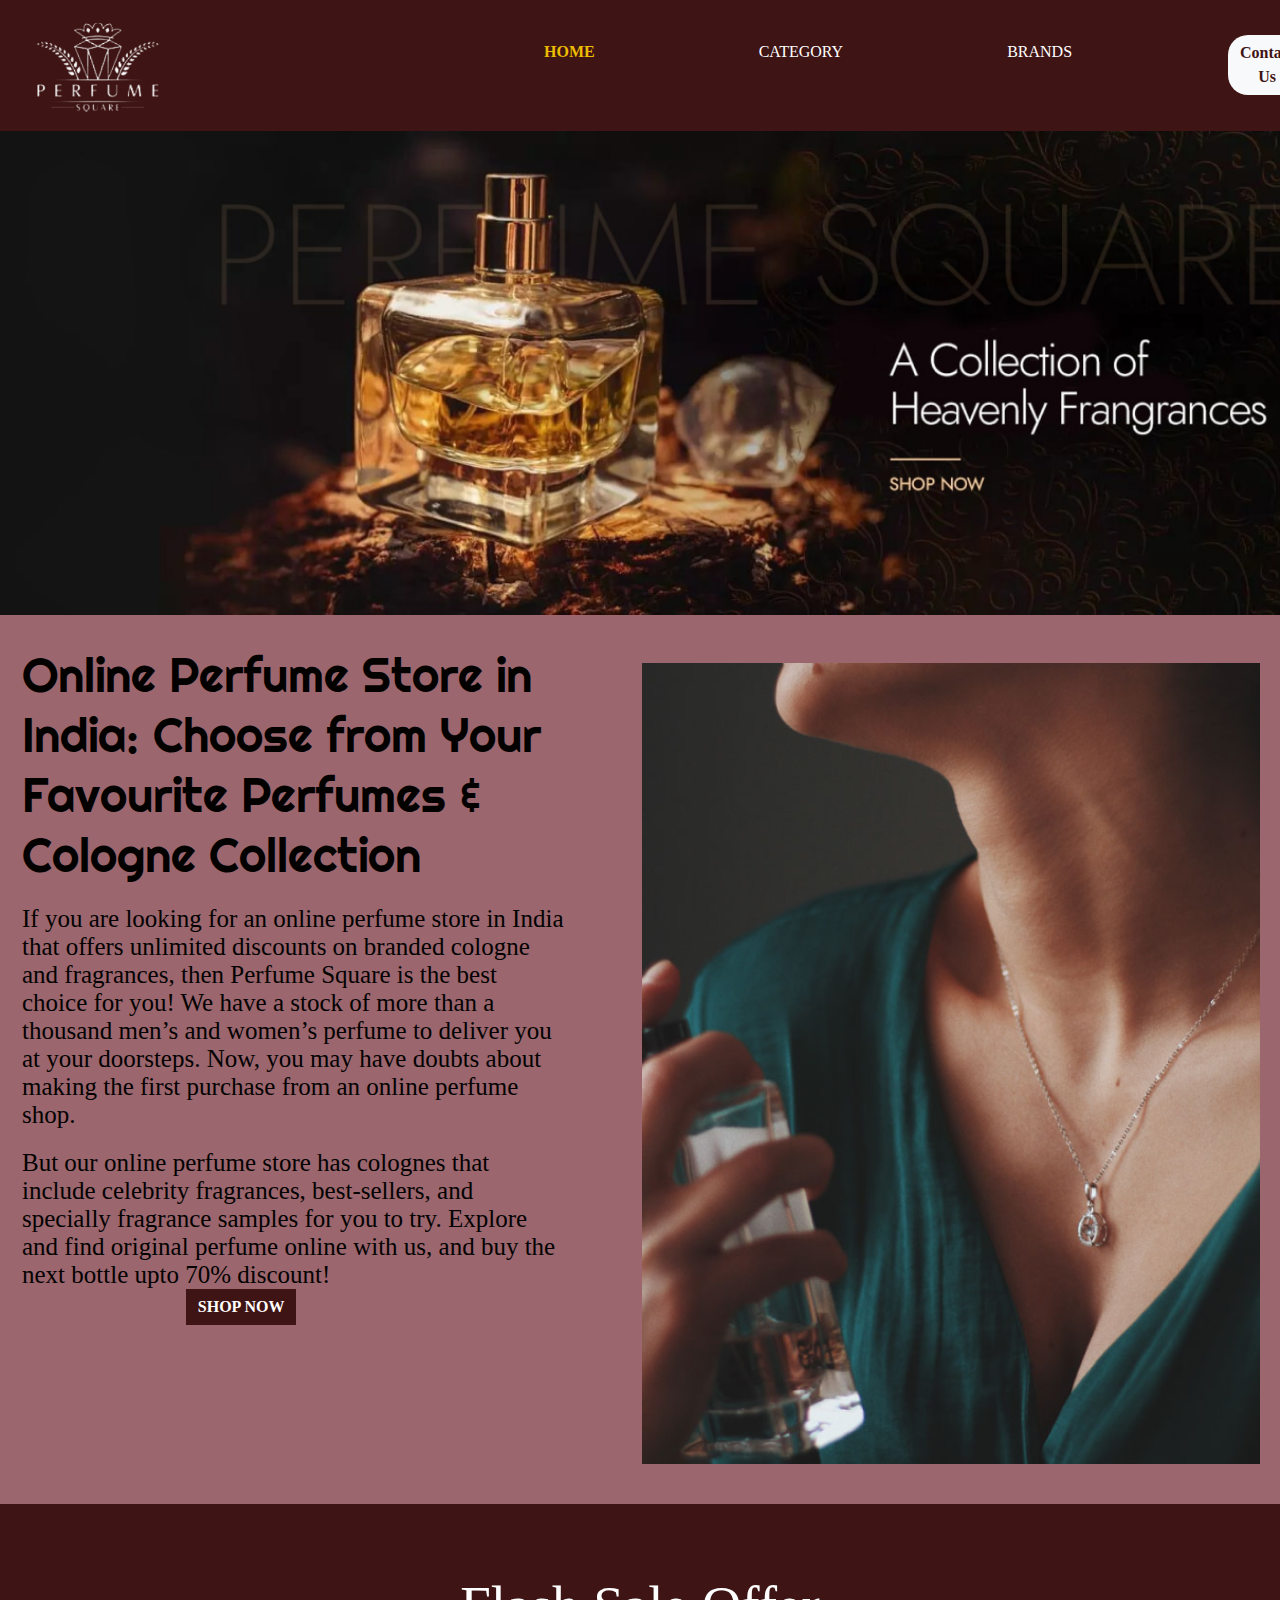
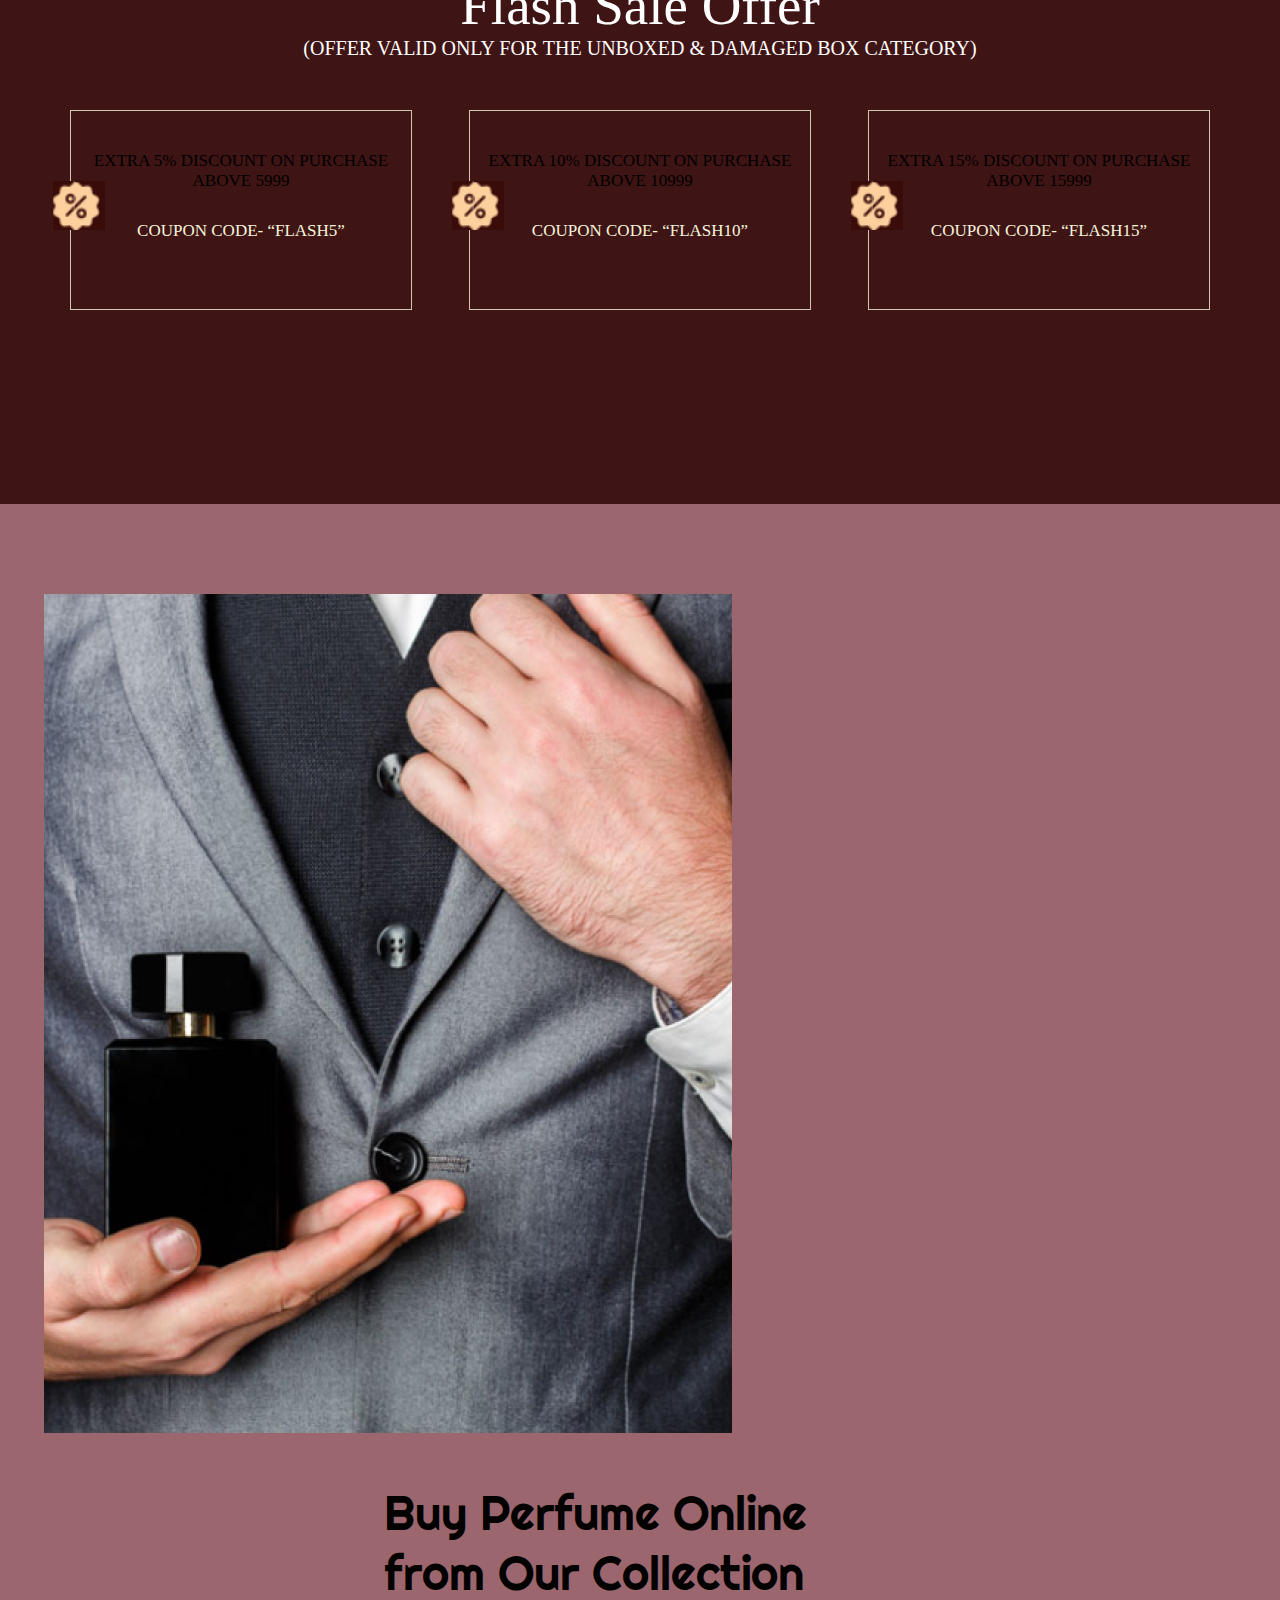
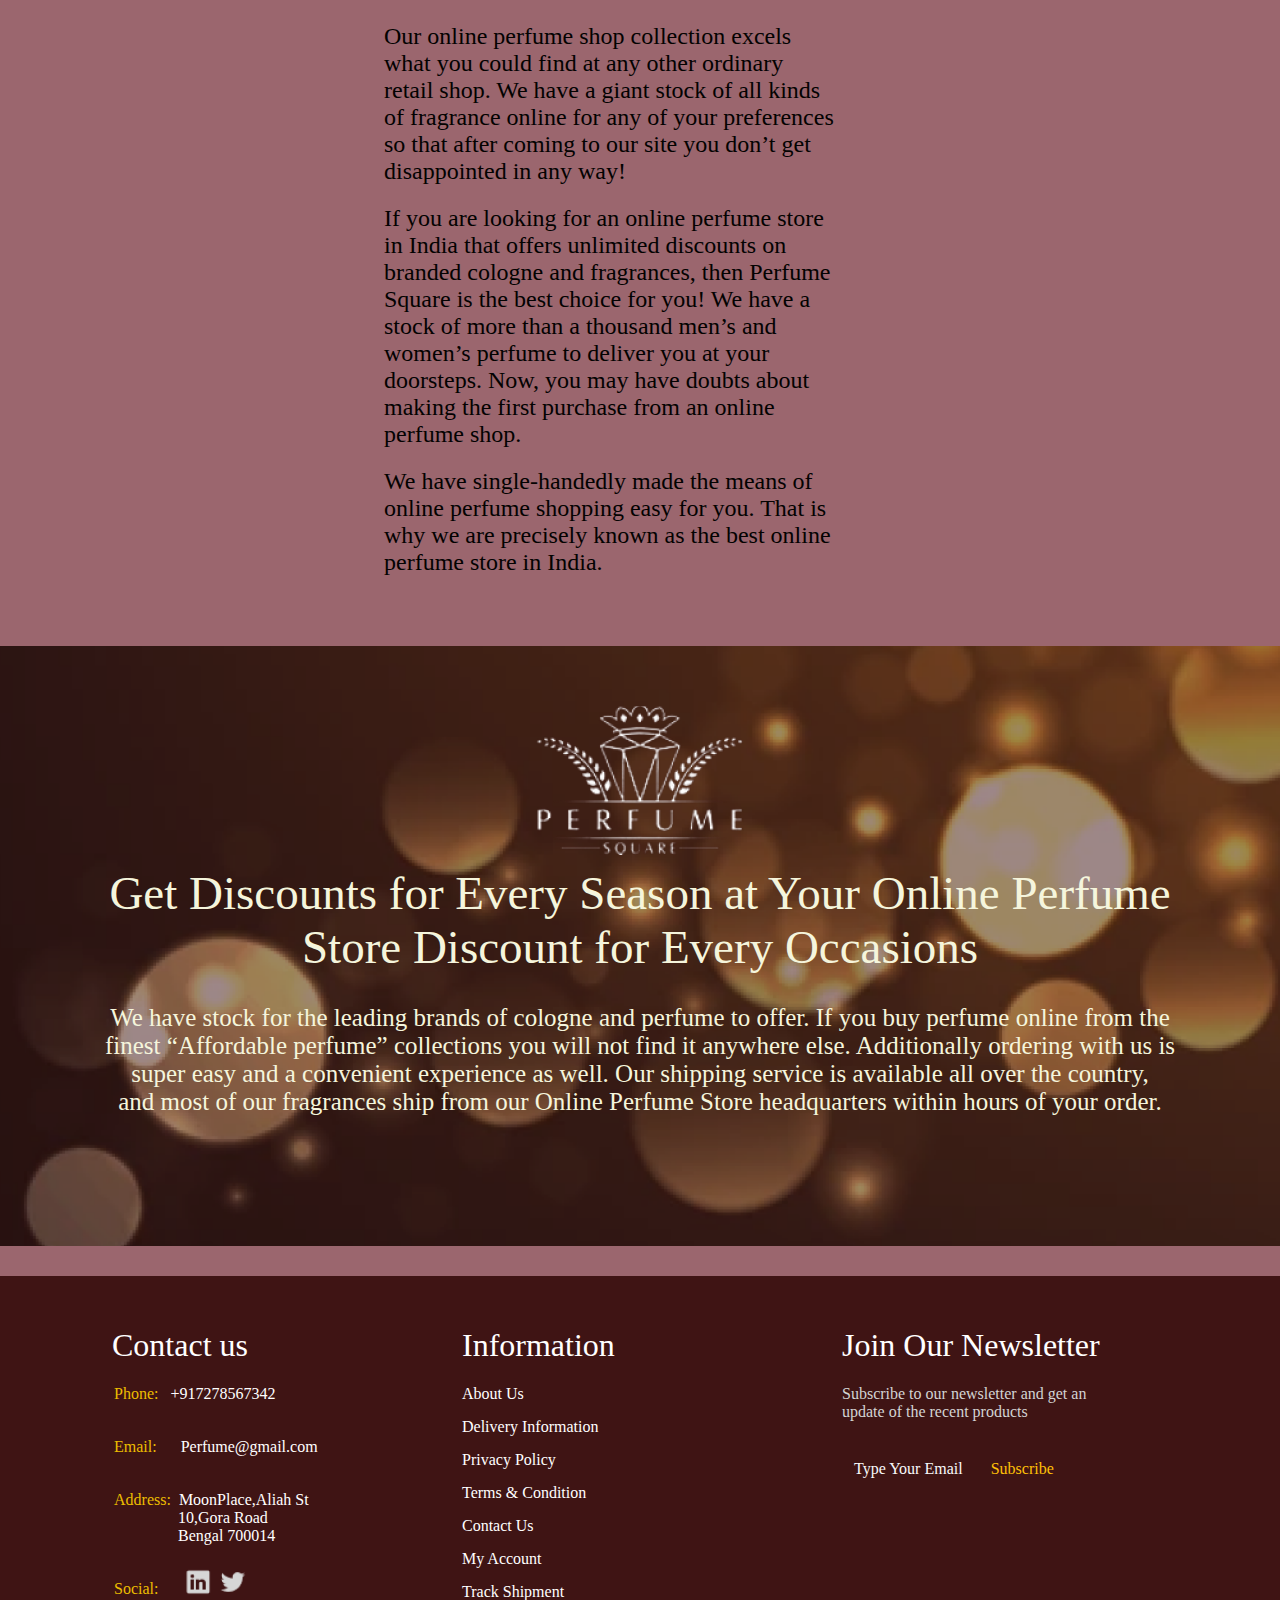
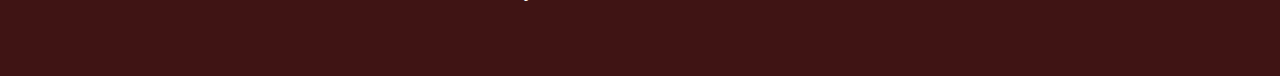
<file: index.html>
<!doctype html>
<html lang="en">
  <head>
    <meta charset="utf-8">
    <meta name="viewport" content="width=device-width, initial-scale=1">
    <title>Perfume Square</title>
    <link href="https://cdn.jsdelivr.net/npm/bootstrap@5.3.0-alpha3/dist/css/bootstrap.min.css" rel="stylesheet" integrity="sha384-KK94CHFLLe+nY2dmCWGMq91rCGa5gtU4mk92HdvYe+M/SXH301p5ILy+dN9+nJOZ" crossorigin="anonymous">
    <link rel="stylesheet" href="style.css">
  </head>
  <body>
    <script src="https://cdn.jsdelivr.net/npm/bootstrap@5.3.0-alpha3/dist/js/bootstrap.bundle.min.js" integrity="sha384-ENjdO4Dr2bkBIFxQpeoTz1HIcje39Wm4jDKdf19U8gI4ddQ3GYNS7NTKfAdVQSZe" crossorigin="anonymous"></script>
    <header>
        <nav class="navbar navbar-expand-lg ">
  <div class="container-fluid headermain">
    <a class="navbar-brand logo" href="#"><img src="Rectangle 3 (1).png" width="150px"> </a>
    <button class="navbar-toggler" type="button" data-bs-toggle="collapse" data-bs-target="#navbarSupportedContent" aria-controls="navbarSupportedContent" aria-expanded="false" aria-label="Toggle navigation">
      <span class="navbar-toggler-icon"></span>
    </button>
    <div class="collapse navbar-collapse" id="navbarSupportedContent">
      <ul class="navbar-nav ms-5">
        <li class="nav-item ">
          <a class="nav-link active home " aria-current="page" href="#">HOME</a>
        </li>
        <li class="nav-item ms-5">
          <a class="nav-link category" href="category.html">CATEGORY</a>
        </li>
        <li class="nav-item ms-5">
            <a class="nav-link brands" href="brands.html">BRANDS</a>
          </li>
          <button type="button " class="btn btn-light contactus ms-5 me-5">Contact Us</button>
          <div class="searchimg ms-5"><img src="Vector (3).png"> </div>

       
</nav>
    </header>
    <main>
        <section>
            <div class="bannerimg"><img src="Rectangle 4 (2).png" width="1519px"> </div>
        </section>
        <section>
            <div class="container">
                <div class="row">
                <div class="col-lg-6 maindiv1">
<div class="online">Online Perfume Store in India:
    Choose from Your Favourite 
    Perfumes & Cologne
    Collection</div>
    <div class="looking">If you are looking for an online perfume store in India that offers unlimited discounts on branded cologne and fragrances, then Perfume Square is the best choice for you! We have a stock of more than a thousand men’s and women’s perfume to deliver you at your doorsteps. Now, you may have doubts about making the first purchase from an online perfume shop.</div>
    <div class="store">But our online perfume store has colognes that include celebrity fragrances, best-sellers, and specially fragrance samples for you to try. Explore and find original perfume online with us, and buy the next bottle upto 70% discount!</div>
    <button class="btn shopnow" type="submit">SHOP NOW</button>
            </div>
                <div class="col-lg-6 mt-5 ms-5 sprayimg">
                    <img src="Rectangle 7 (1).png">
                </div>
                </div>
                </div>
        </section>
        <section>
            <div class="maindiv2">
                <div class="flash">Flash Sale Offer</div>
                <div class="offer">(OFFER VALID ONLY FOR THE UNBOXED & DAMAGED BOX CATEGORY)</div>
                <div class="container">
                    <div class="row subdivtwo">
                    <div class="col-lg-4 subdivtwo1">
<div class="extra text-light">EXTRA 5% DISCOUNT ON PURCHASE <br>
    ABOVE 5999</div>
    <div class="coupon">COUPON CODE- “FLASH5”</div>
    <div class="offerimg"><img src="offer.png"> </div>
                        </div>
                        <div class="col-lg-4 subdivtwo2">
                            <div class="extra text-light">EXTRA 10% DISCOUNT ON PURCHASE <br>
                                ABOVE 10999</div>
                                <div class="coupon">COUPON CODE- “FLASH10”</div>
                                <div class="offerimg"><img src="offer.png"> </div>
                        </div>
                        <div class="col-lg-4 subdivtwo3">
                            <div class="extra text-light">EXTRA 15% DISCOUNT ON PURCHASE <br>
                                ABOVE 15999</div>
                                <div class="coupon">COUPON CODE- “FLASH15”</div>
                                <div class="offerimg"><img src="offer.png"> </div>
                        </div>
                        </div>
                        </div>
            </div>
        </section>
        <section>
            <div class="container">
                <div class="row maindivthree">
                <div class="col-lg-2 subdivthree1">
                    <img src="Rectangle 15 (3).png">
                    </div>
                    <div class="col-lg-6 subdivthree2">
                        <div class="fine">Buy Perfume Online from 
                            Our Collection
                            </div>
                            <div class="collection">Our online perfume shop collection excels what you could find at any other ordinary retail shop.
                                 We have a giant stock of all kinds of fragrance online for any of your preferences so that after
                                  coming to our site you don’t get disappointed in any way!</div>
                            <div class="collection">If you are looking for an online perfume store in India that offers unlimited 
                                discounts on branded cologne and fragrances, 
                                then Perfume Square is the best choice for you! We have a stock of more than a thousand men’s and women’s 
                                perfume to deliver you at your doorsteps.
                                 Now, you may have doubts about making the first purchase from an online perfume shop.</div>
                            <div class="collection">We have single-handedly made the means of online perfume shopping easy for you. That is
                                 why we are precisely known as the best online perfume store in India.</div>
                            
                                    </div>
        </section>
        <section>
            <div class="mainfourdiv">
                <div class="getlogo"><img src="Rectangle 3 (1).png"> </div>
                <div class="season">Get Discounts for Every Season at Your Online Perfume<br> 
                    Store Discount for Every Occasions</div>
                    <div class="stock">We have stock for the leading brands of cologne and perfume to offer. If you buy perfume online from the<br>
                         finest “Affordable perfume” collections you will not find it anywhere else. Additionally ordering with us is <br>
                         super easy and a convenient experience as well. Our shipping service is available all over the country, <br>
                         and most of our fragrances ship from our Online Perfume Store headquarters within hours of your order.</div>
            </div>
        </section>
    </main>
    <footer>
      <div class="container">
        <div class="row">
          <div class="col-lg-4">
<h2 class="contactchange">Contact us</h2>
<ul class="footer1">
  <li class="lista"><span>Phone:&nbsp;&nbsp;&nbsp;</span>+917278567342</li>
  <li class="lista"><span>Email:&nbsp;&nbsp;&nbsp;&nbsp;&nbsp;&nbsp;</span>Perfume@gmail.com</li>
  <li class="lista"><span>Address:&nbsp;&nbsp;</span>MoonPlace,Aliah St<br>&nbsp;&nbsp;&nbsp;&nbsp;&nbsp;&nbsp;&nbsp;&nbsp;&nbsp;&nbsp;&nbsp;&nbsp;&nbsp;&nbsp;&nbsp;&nbsp;10,Gora Road<br>&nbsp;&nbsp;&nbsp;&nbsp;&nbsp;&nbsp;&nbsp;&nbsp;&nbsp;&nbsp;&nbsp;&nbsp;&nbsp;&nbsp;&nbsp;&nbsp;Bengal 700014</li>
  <li class="lista"> <span>Social:&nbsp;</span><div class="socialimg"><img src="Rectangle 18 (2).png"> </div></li>



</ul>

          </div>
          <div class="col-lg-4">
            <h2>Information</h2>
            <li class="list">About Us</li>
            <li class="list">Delivery Information</li>
            <li class="list">Privacy Policy</li>
            <li class="list">Terms & Condition</li>
            <li class="list">Contact Us</li>
            <li class="list">My Account</li>
            <li class="list">Track Shipment</li>
            


          </div>
          <div class="col-lg-4">
            <h2>Join Our Newsletter</h2>
            <p class="jointext">Subscribe to our newsletter and get an<br>update of the recent products</p>
            <button type="button" class="btn btn-outline-light">Type Your Email</button>
            <button type="button" class="btn btn-outline-warning">Subscribe</button>



          </div>
          
        </div>
      </div>
    </footer>
  </body>
</html>
</file>
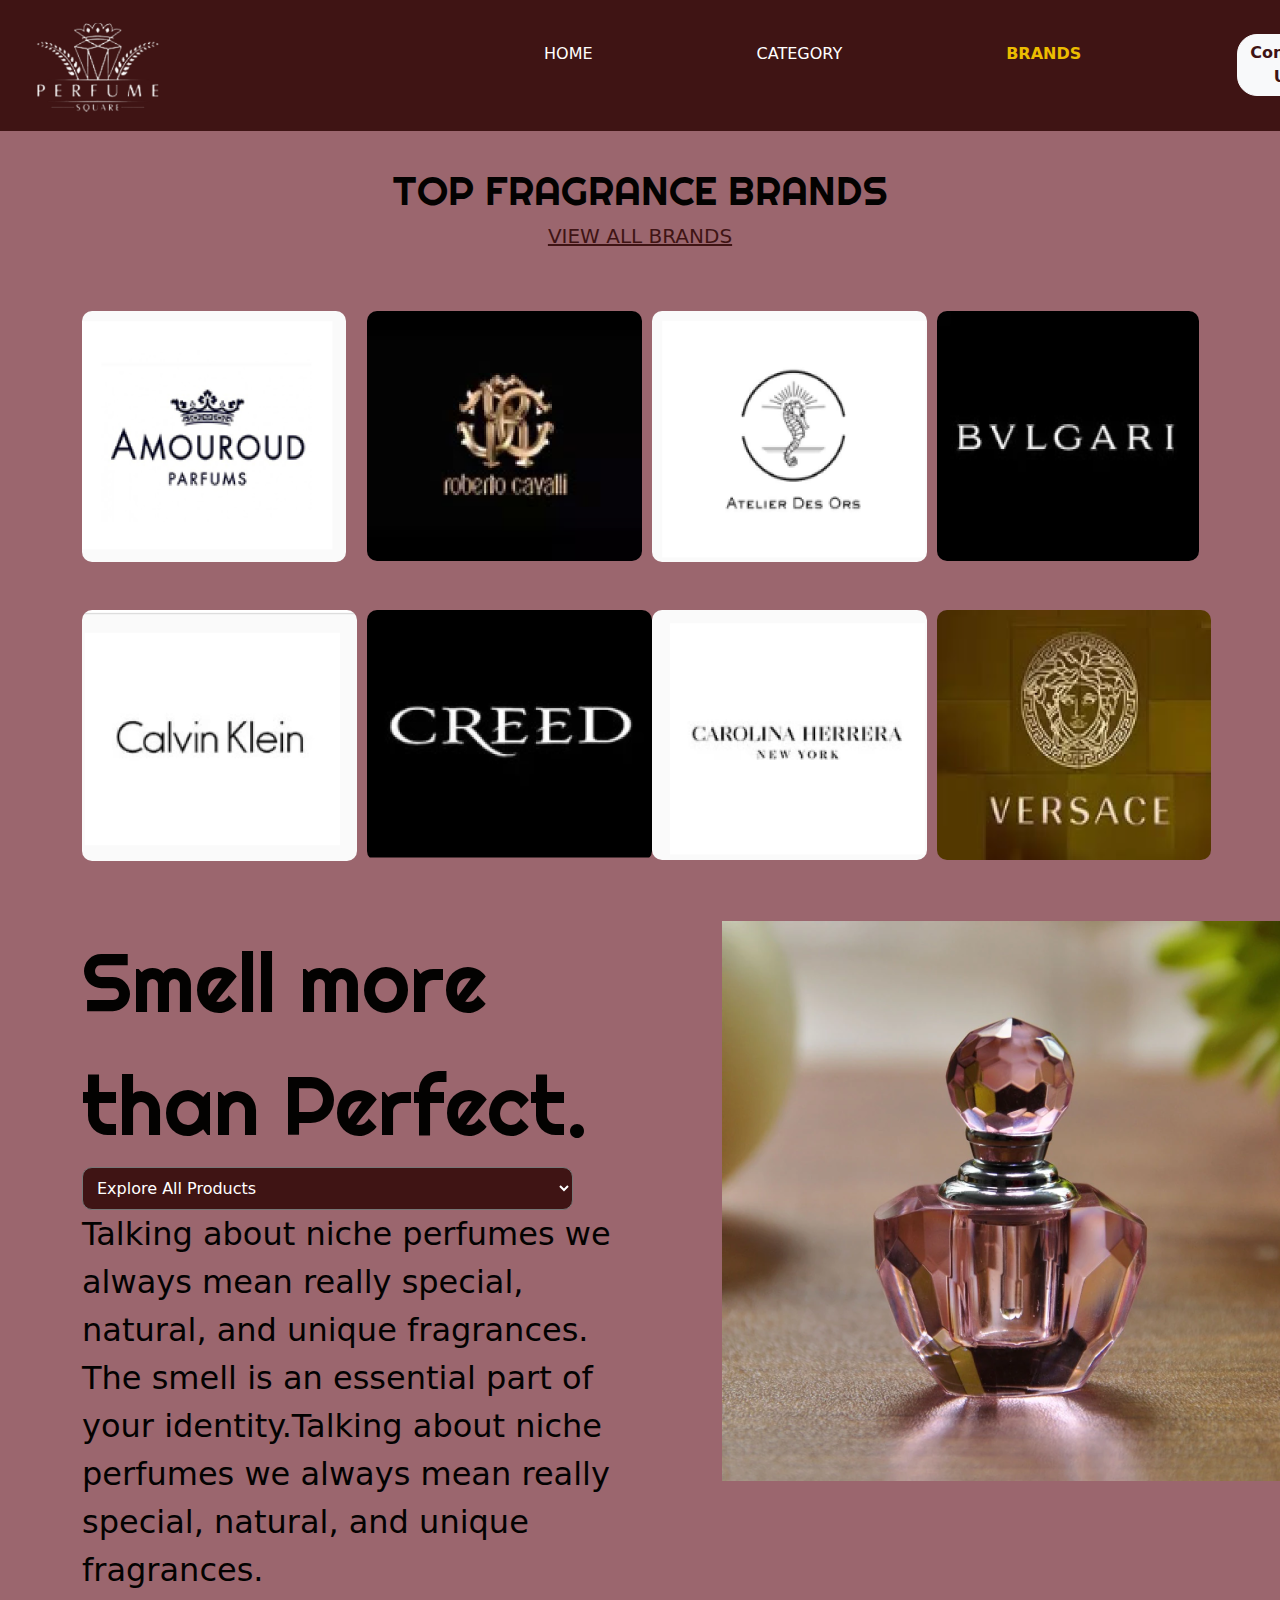
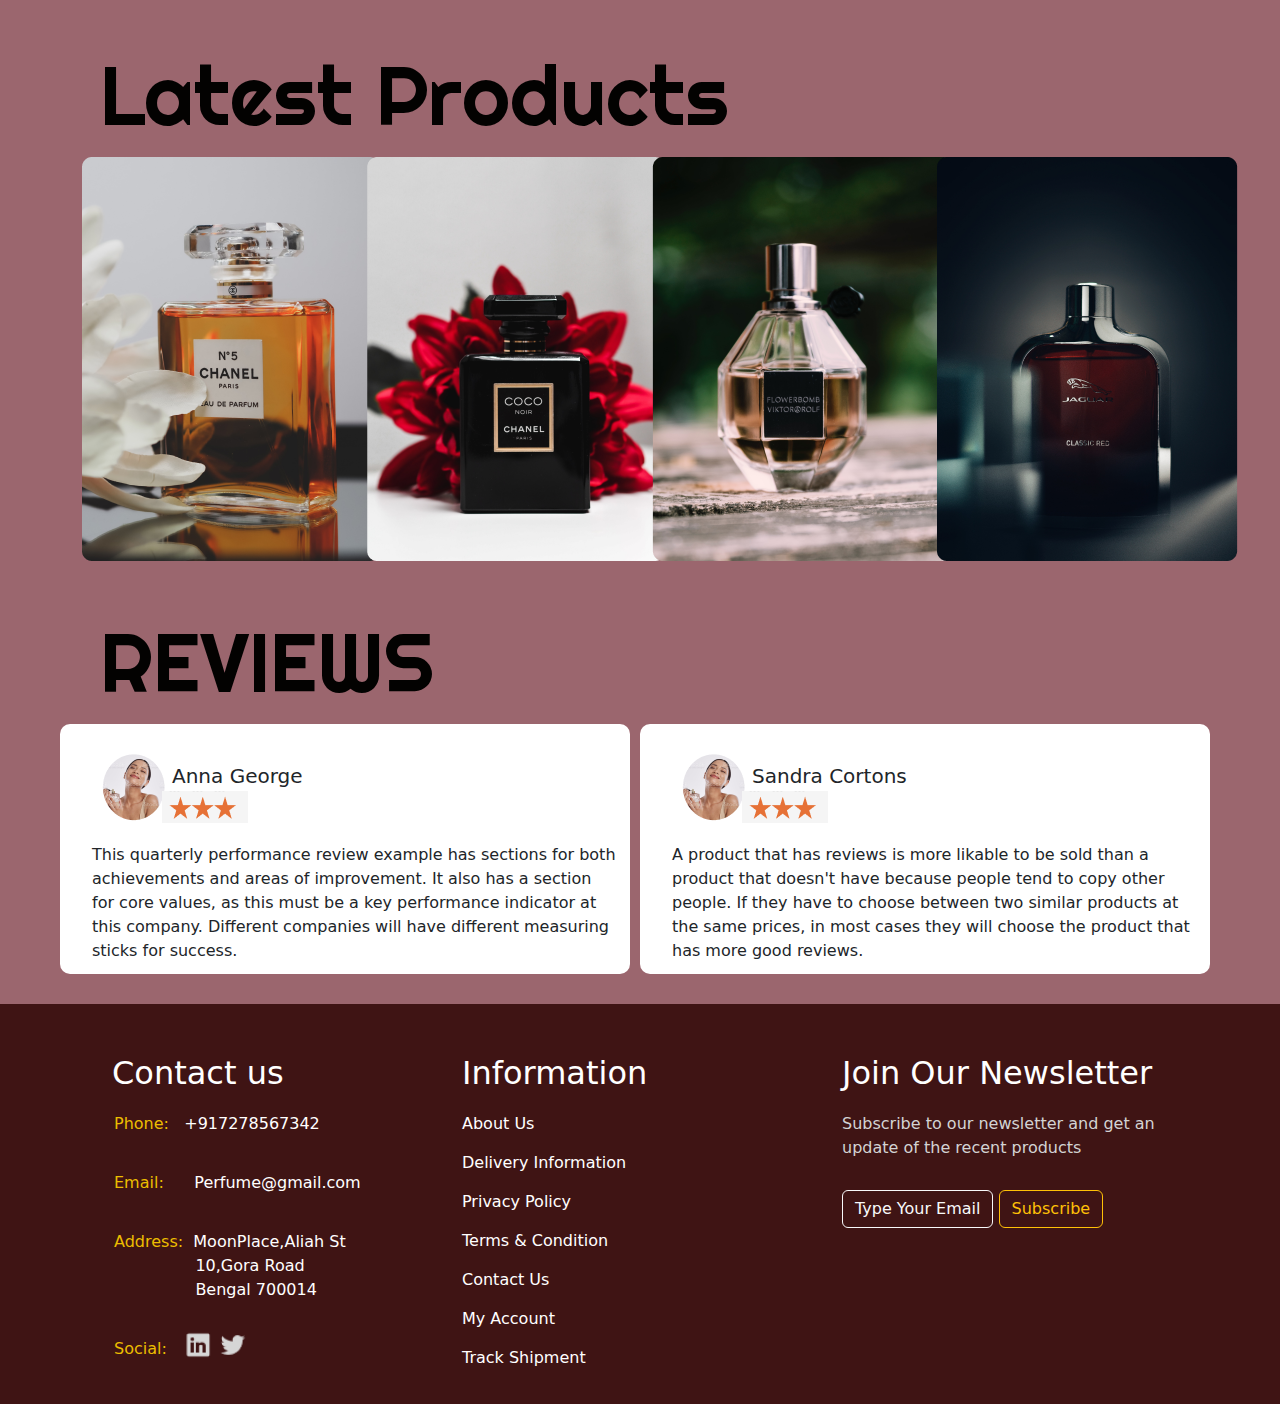
<file: brands.html>
<!doctype html>
<html lang="en">
  <head>
    <meta charset="utf-8">
    <meta name="viewport" content="width=device-width, initial-scale=1">
    <title>Bootstrap demo</title>
    <link href="https://cdn.jsdelivr.net/npm/bootstrap@5.3.0-alpha3/dist/css/bootstrap.min.css" rel="stylesheet" integrity="sha384-KK94CHFLLe+nY2dmCWGMq91rCGa5gtU4mk92HdvYe+M/SXH301p5ILy+dN9+nJOZ" crossorigin="anonymous">
    <link rel="stylesheet" href="brands.css">
  </head>
  <body>
    <script src="https://cdn.jsdelivr.net/npm/bootstrap@5.3.0-alpha3/dist/js/bootstrap.bundle.min.js" integrity="sha384-ENjdO4Dr2bkBIFxQpeoTz1HIcje39Wm4jDKdf19U8gI4ddQ3GYNS7NTKfAdVQSZe" crossorigin="anonymous"></script>
    <header>
        <nav class="navbar navbar-expand-lg ">
  <div class="container-fluid headermain">
    <a class="navbar-brand logo" href="#"><img src="Rectangle 3 (1).png" width="150px"> </a>
    <button class="navbar-toggler" type="button" data-bs-toggle="collapse" data-bs-target="#navbarSupportedContent" aria-controls="navbarSupportedContent" aria-expanded="false" aria-label="Toggle navigation">
      <span class="navbar-toggler-icon"></span>
    </button>
    <div class="collapse navbar-collapse" id="navbarSupportedContent">
      <ul class="navbar-nav ms-5">
        <li class="nav-item ">
          <a class="nav-link active home " aria-current="page" href="index.html">HOME</a>
        </li>
        <li class="nav-item ms-5">
          <a class="nav-link category" href="category.html">CATEGORY</a>
        </li>
        <li class="nav-item ms-5">
            <a class="nav-link brands" href="brands.html">BRANDS</a>
          </li>
          <button type="button " class="btn btn-light contactus ms-5 me-5">Contact Us</button>
          <div class="searchimg ms-5"><img src="Vector (3).png"> </div>

       
</nav>
    </header>
    <main>
        <section>
            <div class="top">TOP FRAGRANCE BRANDS</div>
            <div class="all">VIEW ALL BRANDS</div>
        </section>
        <section class="imagechange">
            <div class="container">
                <div class="row">
                    <div class="col-lg-3">
<div class="img1"><img src="Rectangle 38.png"> </div>
                    </div>
                    <div class="col-lg-3">
<div class="img2"><img src="Rectangle 40.png"> </div>
                    </div>
                    <div class="col-lg-3">
<div class="img3"><img src="Rectangle 39 (2).png"> </div>
                    </div>
                    <div class="col-lg-3">
<div class="img4"><img src="Rectangle 41.png"> </div>
                    </div>
                </div>
            </div>
            <div class="container">
                <div class="row mt-5">
                    <div class="col-lg-3">
<div class="img1"><img src="Rectangle 42.png"> </div>
                    </div>
                    <div class="col-lg-3">
<div class="img2"><img src="Rectangle 44 (1).png"> </div>
                    </div>
                    <div class="col-lg-3">
<div class="img3"><img src="Rectangle 43 (2).png"> </div>
                    </div>
                    <div class="col-lg-3">
<div class="img4"><img src="Rectangle 45 (2).png"> </div>
                    </div>
                </div>
            </div>
        </section>
        <section>
            <div class="container">
                <div class="row">
<div class="col-lg-6">
            <div class="smellmore">Smell more <br>than Perfect.</div>
           <!-- <div class="exploremore"><button type="button" class="btn btn-lg expall">Explore All Products

           </button></div> -->
           <select class="explore3">
            <option>Explore All Products</option>
           </select>

           <div class="talking">Talking about niche perfumes we always mean really special, natural, and unique fragrances. The smell is an essential part of your identity.Talking about niche perfumes we always mean really special, natural, and unique fragrances.
        </div></div>
        <div class="col-lg-6 pinkimg1">

          <div class="pinkimg"> <img src="Rectangle 46 (2).png"></div>
            </div>
    
    </div></div>
        </section>
        <section>
            <div class="latest">Latest Products</div>
            <div class="container">
                <div class="row">
                    <div class="col-lg-3">
                        <img src="Rectangle 3 (2).png">

                    </div>
                    <div class="col-lg-3">
<img src="Rectangle 4 (3).png">
                        
                    </div>
                    <div class="col-lg-3">
<img src="Rectangle 5 (3).png">
                        
                    </div>
                    <div class="col-lg-3">
<img src="Rectangle 6 (1).png">
                        
                    </div>
                </div>
            </div>
        </section>
        <section>
            <div class="latest">REVIEWS</div>
            <div class="container">
                <div class="row">
                    <div class="col-lg-6 review1">
<div class="ellipse1"><img src="Ellipse 3 (1).png"> </div>
<div class="name">Anna George</div>

<div class="starimg"><img src="star.png"> </div>
<div class="quarterly">This quarterly performance review example has sections for both achievements and areas of improvement. It also has a section for core values, as this must be a key performance indicator at this company. Different companies will have different measuring sticks for success.</div>
                    </div>
                    <div class="col-lg-6 review2">
                        <div class="ellipse1"><img src="Ellipse 3 (1).png"> </div> 
                        <div class="name">Sandra Cortons</div>   
                        <div class="starimg"><img src="star.png"> </div>   
                        <div class="quarterly" >A product that has reviews is more likable to be sold than a product that doesn't have because people tend to copy other people. If they have to choose between two similar products at the same prices, in most cases they will choose the product that has more good reviews.</div>
                    </div>
                </div>
            </div>
        </section>
    </main>
    <footer>
      <div class="container">
        <div class="row">
          <div class="col-lg-4">
<h2 class="contactchange">Contact us</h2>
<ul class="footer1">
  <li class="lista"><span>Phone:&nbsp;&nbsp;&nbsp;</span>+917278567342</li>
  <li class="lista"><span>Email:&nbsp;&nbsp;&nbsp;&nbsp;&nbsp;&nbsp;</span>Perfume@gmail.com</li>
  <li class="lista"><span>Address:&nbsp;&nbsp;</span>MoonPlace,Aliah St<br>&nbsp;&nbsp;&nbsp;&nbsp;&nbsp;&nbsp;&nbsp;&nbsp;&nbsp;&nbsp;&nbsp;&nbsp;&nbsp;&nbsp;&nbsp;&nbsp;10,Gora Road<br>&nbsp;&nbsp;&nbsp;&nbsp;&nbsp;&nbsp;&nbsp;&nbsp;&nbsp;&nbsp;&nbsp;&nbsp;&nbsp;&nbsp;&nbsp;&nbsp;Bengal 700014</li>
  <li class="lista"> <span>Social:&nbsp;</span><div class="socialimg"><img src="Rectangle 18 (2).png"> </div></li>



</ul>

          </div>
          <div class="col-lg-4">
            <h2>Information</h2>
            <li class="list">About Us</li>
            <li class="list">Delivery Information</li>
            <li class="list">Privacy Policy</li>
            <li class="list">Terms & Condition</li>
            <li class="list">Contact Us</li>
            <li class="list">My Account</li>
            <li class="list">Track Shipment</li>
            


          </div>
          <div class="col-lg-4">
            <h2>Join Our Newsletter</h2>
            <p class="jointext">Subscribe to our newsletter and get an<br>update of the recent products</p>
            <button type="button" class="btn btn-outline-light">Type Your Email</button>
            <button type="button" class="btn btn-outline-warning">Subscribe</button>



          </div>
          
        </div>
      </div>
    </footer>
  </body>
</html>
</file>
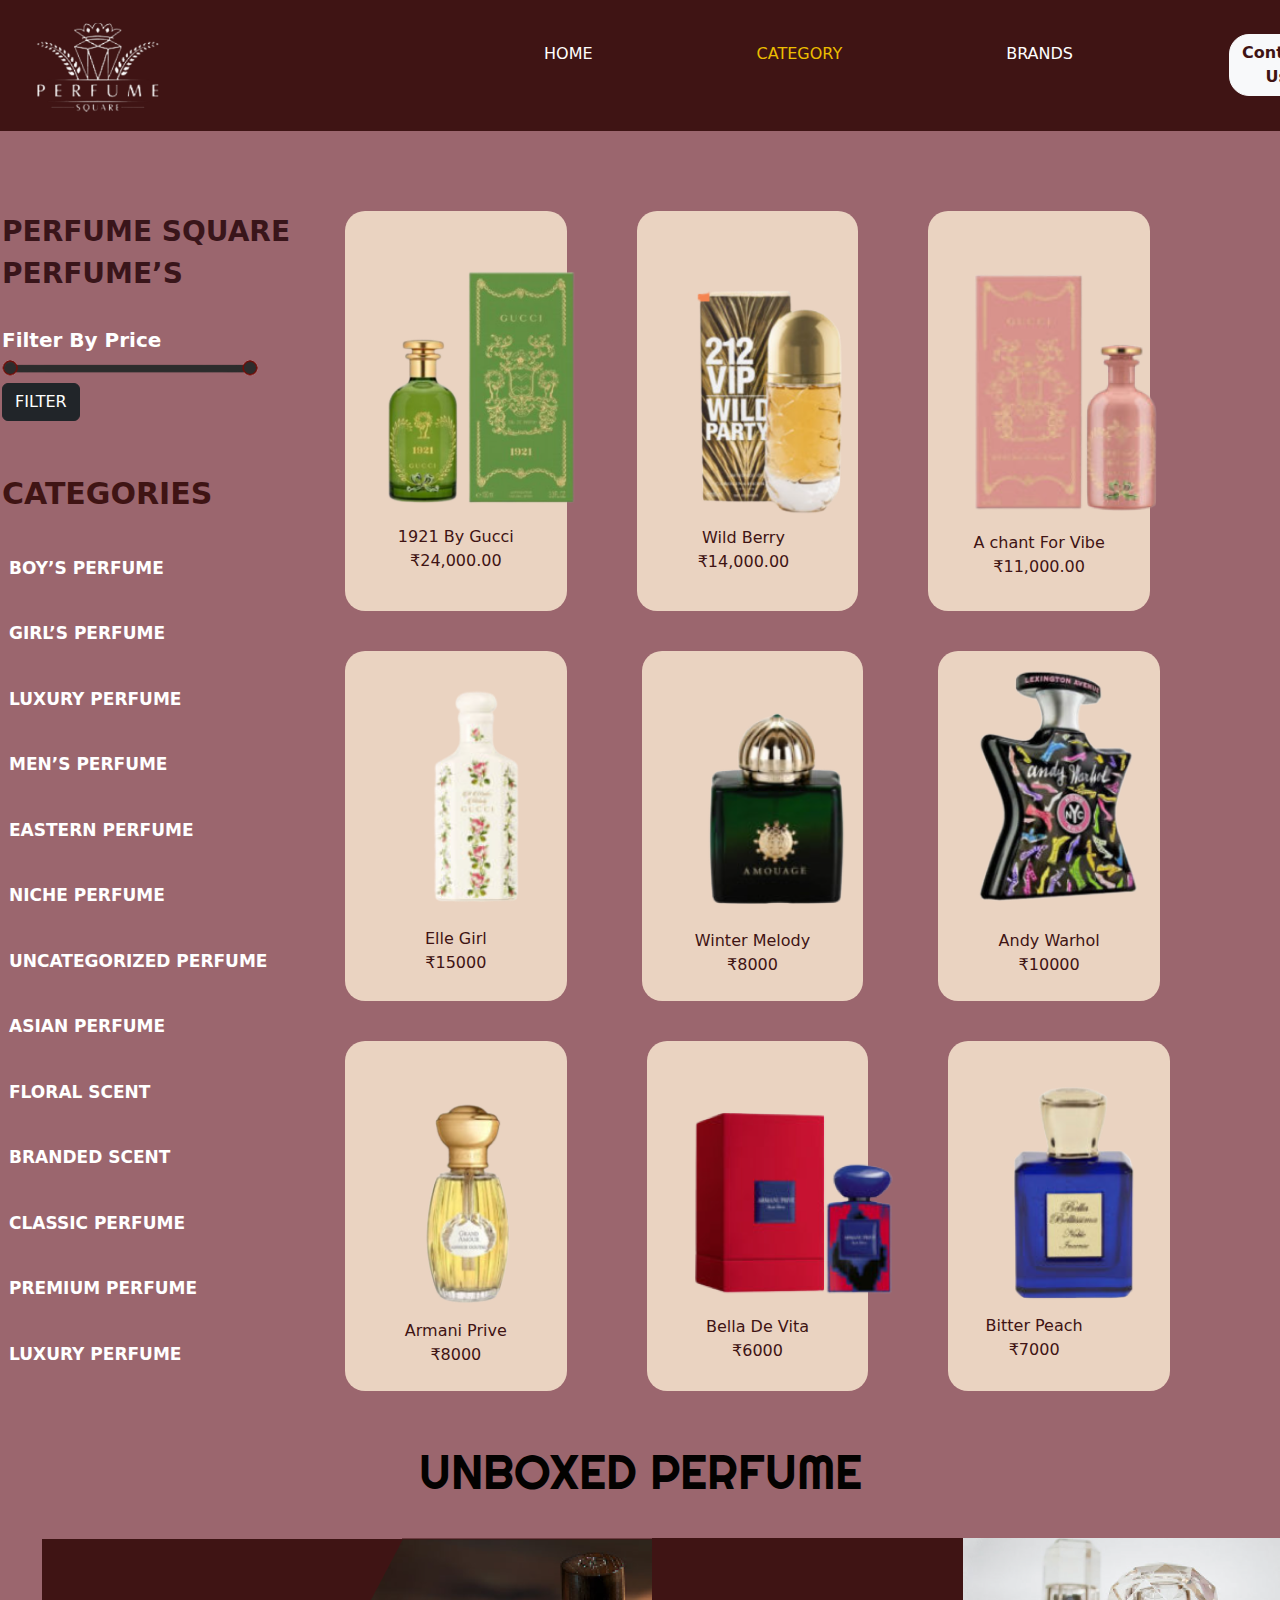
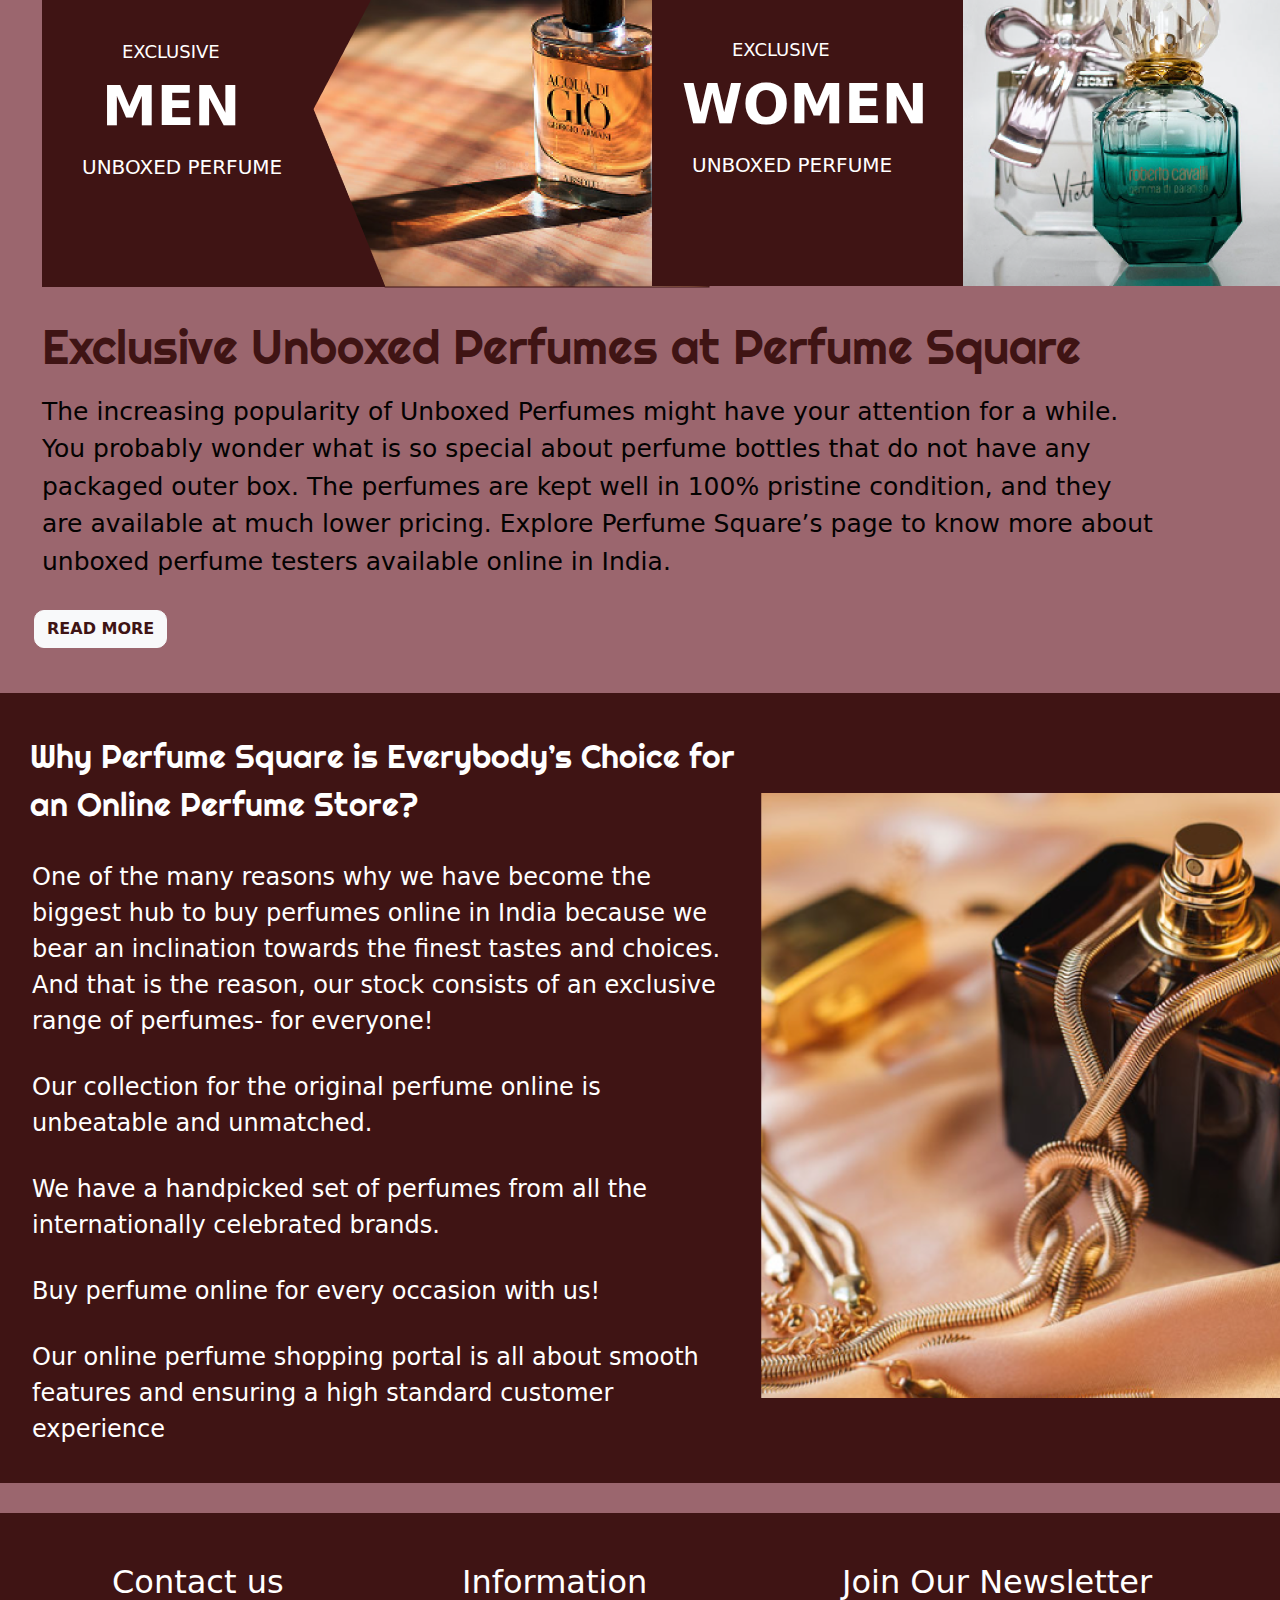
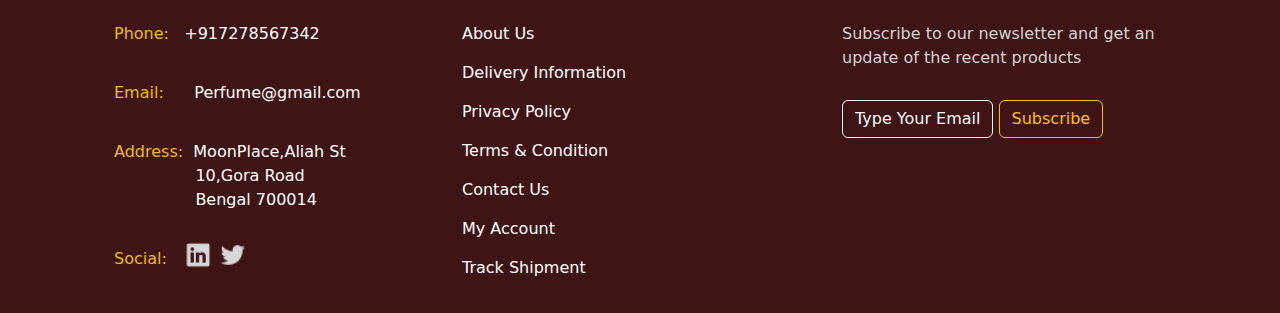
<file: category.html>
<!doctype html>
<html lang="en">
  <head>
    <meta charset="utf-8">
    <meta name="viewport" content="width=device-width, initial-scale=1">
    <title>Bootstrap demo</title>
    <link href="https://cdn.jsdelivr.net/npm/bootstrap@5.3.0-alpha3/dist/css/bootstrap.min.css" rel="stylesheet" integrity="sha384-KK94CHFLLe+nY2dmCWGMq91rCGa5gtU4mk92HdvYe+M/SXH301p5ILy+dN9+nJOZ" crossorigin="anonymous">
  </head>
  <body>
    <script src="https://cdn.jsdelivr.net/npm/bootstrap@5.3.0-alpha3/dist/js/bootstrap.bundle.min.js" integrity="sha384-ENjdO4Dr2bkBIFxQpeoTz1HIcje39Wm4jDKdf19U8gI4ddQ3GYNS7NTKfAdVQSZe" crossorigin="anonymous"></script>
    <link rel="stylesheet" href="category.css">
  
  <header>
    <nav class="navbar navbar-expand-lg ">
<div class="container-fluid headermain">
<a class="navbar-brand logo" href="#"><img src="Rectangle 3 (1).png" width="150px"> </a>
<button class="navbar-toggler" type="button" data-bs-toggle="collapse" data-bs-target="#navbarSupportedContent" aria-controls="navbarSupportedContent" aria-expanded="false" aria-label="Toggle navigation">
  <span class="navbar-toggler-icon"></span>
</button>
<div class="collapse navbar-collapse" id="navbarSupportedContent">
  <ul class="navbar-nav ms-5">
    <li class="nav-item ">
      <a class="nav-link active home " aria-current="page" href="index.html">HOME</a>
    </li>
    <li class="nav-item ms-5">
      <a class="nav-link category" href="category.html">CATEGORY</a>
    </li>
    <li class="nav-item ms-5">
        <a class="nav-link brands" href="brands.html">BRANDS</a>
      </li>
      <button type="button " class="btn btn-light contactus ms-5 me-5">Contact Us</button>
      <div class="searchimg ms-5"><img src="Vector (3).png"> </div>

   
</nav>
</header>
<main>
  <section>
    <div class="container">
      <div class="row mainfive">
      <div class="col-lg-5 mainfive1">
        <div class="subfive1">PERFUME SQUARE<br> PERFUME’S</div>
        <div class="filter">Filter By Price</div>
        <div class="filterimg"><img src="Rectangle 19 (1).png"> </div>
        <button type="button" class="btn btn-dark filterbutton">FILTER</button>
        <div class="change1">CATEGORIES</div>
        <div class="listcatergory">
          <ul>
            <li class="listc">BOY’S PERFUME</li>
            <li class="listc">GIRL’S PERFUME</li>
             <li class="listc">LUXURY PERFUME</li>
             <li class="listc">MEN’S PERFUME</li>
             <li class="listc">EASTERN PERFUME</li>
             <li class="listc">NICHE PERFUME</li>
             <li class="listc">UNCATEGORIZED PERFUME</li>
             <li class="listc">ASIAN PERFUME</li>
             <li class="listc">FLORAL SCENT</li>
             <li class="listc">BRANDED SCENT</li>
             <li class="listc">CLASSIC PERFUME</li>
             <li class="listc">PREMIUM PERFUME</li>
             <li class="listc">LUXURY PERFUME</li>
             

          </ul>
        </div>


        </div>
        <div class="col-lg-7 ">
          <div class="row mainfive2"> 
            <div class="col-lg-4 subfive2"> 
              <div class="per1"><img src="Rectangle 21 (1).png" width="230px"></div>
              <div class="gucci">1921 By Gucci  <br>

                ₹24,000.00</div>
            </div>
            <div class="col-lg-4 subfive3">  
             <div class="per4"><img src="Rectangle 22.png" width="230px"><div class="wild">Wild Berry<br> ₹14,000.00
            </div></div>
            </div>
            
            <div  class="col-lg-4 subfive4"> 
              <div class="per7"><img src="Rectangle 23.png" ></div>
              <div class="chant">A chant For Vibe<br> ₹11,000.00</div>
          
            </div>
            <div class= "col-lg-4 subfive5"> 
              <div class="per2"><img src="Rectangle 24.png" ></div>
              <div class="elle">Elle Girl<br>₹15000</div>
            </div>
            <div class="col-lg-4 subfive6">  
              <div class="per2"><img src="Rectangle 26.png"></div>
              <div class="winter">Winter Melody<br>₹8000</div>
            </div>
            <div class="col-lg-4 subfive7"> 
              <div class="per2"><img src="Rectangle 27.png"></div>
              <div class="andy">Andy Warhol<br>₹10000</div>
            </div>
            <div class="col-lg-4 subfive8"> 
              <div class="per9"><img src="Rectangle 25.png" ></div>
              <div class= "armani">Armani Prive <br>₹8000</div>
            </div>
            <div class="col-lg-4 subfive9"> 
             <div class="per3"><img src="Rectangle 28.png" ></div>
             <div class="bella">Bella De Vita<br>₹6000</div>
            </div>
            <div class="col-lg-4 subfive10">  
              <div class="per8"><img src="Rectangle 29.png">
                <div class="bitter">Bitter Peach<br>₹7000</div>
            </div>
            </div>
            <div>
            </div>
            


        </div>
    </div></div>
  </section>
  <section>
    <div class="unboxed">UNBOXED PERFUME</div>
      <div class="container">
          <div class="row ">
          <div class="col-lg-6 unboxed1">
<div class="men"><img src="Group 9.png"> </div>
<div class="text">
<div class="exclus">EXCLUSIVE</div>
<div class="exclusivem">MEN</div>
<div class="exclus1">UNBOXED PERFUME</div></div>
            </div>
            <div class="col-lg-6 unboxed2">
              <div class="woman"><img src="Group 8.png"></div>
              <div class="text">
                <div class="exclus">EXCLUSIVE</div>
                <div class="exclusivew ">WOMEN</div>
                <div class="exclus1">UNBOXED PERFUME</div></div>

            </div>
            <div class="textexclus">
            <div class="atexclus">Exclusive Unboxed Perfumes at Perfume Square</div>
            <div class="increasing">
              The increasing popularity of Unboxed Perfumes might have your attention for a while. You probably wonder what is so special about perfume bottles that do not have any packaged outer box. The perfumes are kept well in 100% pristine condition, and they are available at much lower pricing. Explore Perfume Square’s page to know more about unboxed perfume testers available online in India.</div>
              <button type="button " class="btn btn-light readmore ms-5 me-5">READ MORE</button></div>
  </section>
  <section>
  <div class="maindivisionpoints">
   <div class="row">
    <div class="col-lg-7">
<div class="choice">Why Perfume Square is Everybody’s Choice
  for an Online Perfume Store?</div>
  <ul>
  <li class="points">One of the many reasons why we have become the biggest hub to buy perfumes online in India because we bear an inclination towards the finest tastes and choices. And that is the reason, our stock consists of an exclusive range of perfumes- for everyone!</li>
  <li class="points">Our collection for the original perfume online is unbeatable and unmatched.</li>
  <li class="points">
    We have a handpicked set of perfumes from all the internationally celebrated brands.</li>
  <li class="points">Buy perfume online for every occasion with us!</li>
  <li class="points">
    Our online perfume shopping portal is all about smooth features and ensuring a high standard customer experience</li>
    <li class="points">Buy perfume online that are 100% authentic and original perfume online products.</li>
  </ul>
    </div>
    <div class="col-lg-4">
<div class=poinimg><img src="Rectangle 36.png"></div>
    </div>
    </div>
  </div>
  </section>
</main>
<footer>
  <div class="container">
    <div class="row">
      <div class="col-lg-4">
<h2 class="contactchange">Contact us</h2>
<ul class="footer1">
<li class="lista"><span>Phone:&nbsp;&nbsp;&nbsp;</span>+917278567342</li>
<li class="lista"><span>Email:&nbsp;&nbsp;&nbsp;&nbsp;&nbsp;&nbsp;</span>Perfume@gmail.com</li>
<li class="lista"><span>Address:&nbsp;&nbsp;</span>MoonPlace,Aliah St<br>&nbsp;&nbsp;&nbsp;&nbsp;&nbsp;&nbsp;&nbsp;&nbsp;&nbsp;&nbsp;&nbsp;&nbsp;&nbsp;&nbsp;&nbsp;&nbsp;10,Gora Road<br>&nbsp;&nbsp;&nbsp;&nbsp;&nbsp;&nbsp;&nbsp;&nbsp;&nbsp;&nbsp;&nbsp;&nbsp;&nbsp;&nbsp;&nbsp;&nbsp;Bengal 700014</li>
<li class="lista"> <span>Social:&nbsp;</span><div class="socialimg"><img src="Rectangle 18 (2).png"> </div></li>



</ul>

      </div>
      <div class="col-lg-4">
        <h2>Information</h2>
        <li class="list">About Us</li>
        <li class="list">Delivery Information</li>
        <li class="list">Privacy Policy</li>
        <li class="list">Terms & Condition</li>
        <li class="list">Contact Us</li>
        <li class="list">My Account</li>
        <li class="list">Track Shipment</li>
        


      </div>
      <div class="col-lg-4">
        <h2>Join Our Newsletter</h2>
        <p class="jointext">Subscribe to our newsletter and get an<br>update of the recent products</p>
        <button type="button" class="btn btn-outline-light">Type Your Email</button>
        <button type="button" class="btn btn-outline-warning">Subscribe</button>



      </div>
      
    </div>
  </div>
</footer>
</body>
</html>
</file>
<file: style.css>
@charset "UTF-8";
@import url('https://fonts.googleapis.com/css2?family=Righteous&display=swap');
@import url('https://fonts.googleapis.com/css2?family=Inter&family=Poppins&family=Righteous&display=swap')

/*!
 * Bootstrap  v5.3.0-alpha3 (https://getbootstrap.com/)
 * Copyright 2011-2023 The Bootstrap Authors
 * Licensed under MIT (https://github.com/twbs/bootstrap/blob/main/LICENSE)
 */
:root,
[data-bs-theme=light] {
    --bs-blue: #0d6efd;
    --bs-indigo: #6610f2;
    --bs-purple: #6f42c1;
    --bs-pink: #d63384;
    --bs-red: #dc3545;
    --bs-orange: #fd7e14;
    --bs-yellow: #ffc107;
    --bs-green: #198754;
    --bs-teal: #20c997;
    --bs-cyan: #0dcaf0;
    --bs-black: #000;
    --bs-white: #fff;
    --bs-gray: #6c757d;
    --bs-gray-dark: #343a40;
    --bs-gray-100: #f8f9fa;
    --bs-gray-200: #e9ecef;
    --bs-gray-300: #dee2e6;
    --bs-gray-400: #ced4da;
    --bs-gray-500: #adb5bd;
    --bs-gray-600: #6c757d;
    --bs-gray-700: #495057;
    --bs-gray-800: #343a40;
    --bs-gray-900: #212529;
    --bs-primary: #0d6efd;
    --bs-secondary: #6c757d;
    --bs-success: #198754;
    --bs-info: #0dcaf0;
    --bs-warning: #ffc107;
    --bs-danger: #dc3545;
    --bs-light: #f8f9fa;
    --bs-dark: #212529;
    --bs-primary-rgb: 13, 110, 253;
    --bs-secondary-rgb: 108, 117, 125;
    --bs-success-rgb: 25, 135, 84;
    --bs-info-rgb: 13, 202, 240;
    --bs-warning-rgb: 255, 193, 7;
    --bs-danger-rgb: 220, 53, 69;
    --bs-light-rgb: 248, 249, 250;
    --bs-dark-rgb: 33, 37, 41;
    --bs-primary-text-emphasis: #052c65;
    --bs-secondary-text-emphasis: #2b2f32;
    --bs-success-text-emphasis: #0a3622;
    --bs-info-text-emphasis: #055160;
    --bs-warning-text-emphasis: #664d03;
    --bs-danger-text-emphasis: #58151c;
    --bs-light-text-emphasis: #495057;
    --bs-dark-text-emphasis: #495057;
    --bs-primary-bg-subtle: #cfe2ff;
    --bs-secondary-bg-subtle: #e2e3e5;
    --bs-success-bg-subtle: #d1e7dd;
    --bs-info-bg-subtle: #cff4fc;
    --bs-warning-bg-subtle: #fff3cd;
    --bs-danger-bg-subtle: #f8d7da;
    --bs-light-bg-subtle: #fcfcfd;
    --bs-dark-bg-subtle: #ced4da;
    --bs-primary-border-subtle: #9ec5fe;
    --bs-secondary-border-subtle: #c4c8cb;
    --bs-success-border-subtle: #a3cfbb;
    --bs-info-border-subtle: #9eeaf9;
    --bs-warning-border-subtle: #ffe69c;
    --bs-danger-border-subtle: #f1aeb5;
    --bs-light-border-subtle: #e9ecef;
    --bs-dark-border-subtle: #adb5bd;
    --bs-white-rgb: 255, 255, 255;
    --bs-black-rgb: 0, 0, 0;
    --bs-font-sans-serif: system-ui, -apple-system, "Segoe UI", Roboto, "Helvetica Neue", "Noto Sans", "Liberation Sans", Arial, sans-serif, "Apple Color Emoji", "Segoe UI Emoji", "Segoe UI Symbol", "Noto Color Emoji";
    --bs-font-monospace: SFMono-Regular, Menlo, Monaco, Consolas, "Liberation Mono", "Courier New", monospace;
    --bs-gradient: linear-gradient(180deg, rgba(255, 255, 255, 0.15), rgba(255, 255, 255, 0));
    --bs-body-font-family: var(--bs-font-sans-serif);
    --bs-body-font-size: 1rem;
    --bs-body-font-weight: 400;
    --bs-body-line-height: 1.5;
    --bs-body-color: #212529;
    --bs-body-color-rgb: 33, 37, 41;
    --bs-body-bg: #fff;
    --bs-body-bg-rgb: 255, 255, 255;
    --bs-emphasis-color: #000;
    --bs-emphasis-color-rgb: 0, 0, 0;
    --bs-secondary-color: rgba(33, 37, 41, 0.75);
    --bs-secondary-color-rgb: 33, 37, 41;
    --bs-secondary-bg: #e9ecef;
    --bs-secondary-bg-rgb: 233, 236, 239;
    --bs-tertiary-color: rgba(33, 37, 41, 0.5);
    --bs-tertiary-color-rgb: 33, 37, 41;
    --bs-tertiary-bg: #f8f9fa;
    --bs-tertiary-bg-rgb: 248, 249, 250;
    --bs-link-color: #0d6efd;
    --bs-link-color-rgb: 13, 110, 253;
    --bs-link-decoration: underline;
    --bs-link-hover-color: #0a58ca;
    --bs-link-hover-color-rgb: 10, 88, 202;
    --bs-code-color: #d63384;
    --bs-highlight-bg: #fff3cd;
    --bs-border-width: 1px;
    --bs-border-style: solid;
    --bs-border-color: #dee2e6;
    --bs-border-color-translucent: rgba(0, 0, 0, 0.175);
    --bs-border-radius: 0.375rem;
    --bs-border-radius-sm: 0.25rem;
    --bs-border-radius-lg: 0.5rem;
    --bs-border-radius-xl: 1rem;
    --bs-border-radius-xxl: 2rem;
    --bs-border-radius-2xl: var(--bs-border-radius-xxl);
    --bs-border-radius-pill: 50rem;
    --bs-box-shadow: 0 0.5rem 1rem rgba(0, 0, 0, 0.15);
    --bs-box-shadow-sm: 0 0.125rem 0.25rem rgba(0, 0, 0, 0.075);
    --bs-box-shadow-lg: 0 1rem 3rem rgba(0, 0, 0, 0.175);
    --bs-box-shadow-inset: inset 0 1px 2px rgba(0, 0, 0, 0.075);
    --bs-focus-ring-width: 0.25rem;
    --bs-focus-ring-opacity: 0.25;
    --bs-focus-ring-color: rgba(13, 110, 253, 0.25);
    --bs-form-valid-color: #198754;
    --bs-form-valid-border-color: #198754;
    --bs-form-invalid-color: #dc3545;
    --bs-form-invalid-border-color: #dc3545
}

[data-bs-theme=dark] {
    color-scheme: dark;
    --bs-body-color: #adb5bd;
    --bs-body-color-rgb: 173, 181, 189;
    --bs-body-bg: #212529;
    --bs-body-bg-rgb: 33, 37, 41;
    --bs-emphasis-color: #fff;
    --bs-emphasis-color-rgb: 255, 255, 255;
    --bs-secondary-color: rgba(173, 181, 189, 0.75);
    --bs-secondary-color-rgb: 173, 181, 189;
    --bs-secondary-bg: #343a40;
    --bs-secondary-bg-rgb: 52, 58, 64;
    --bs-tertiary-color: rgba(173, 181, 189, 0.5);
    --bs-tertiary-color-rgb: 173, 181, 189;
    --bs-tertiary-bg: #2b3035;
    --bs-tertiary-bg-rgb: 43, 48, 53;
    --bs-primary-text-emphasis: #6ea8fe;
    --bs-secondary-text-emphasis: #a7acb1;
    --bs-success-text-emphasis: #75b798;
    --bs-info-text-emphasis: #6edff6;
    --bs-warning-text-emphasis: #ffda6a;
    --bs-danger-text-emphasis: #ea868f;
    --bs-light-text-emphasis: #f8f9fa;
    --bs-dark-text-emphasis: #dee2e6;
    --bs-primary-bg-subtle: #031633;
    --bs-secondary-bg-subtle: #161719;
    --bs-success-bg-subtle: #051b11;
    --bs-info-bg-subtle: #032830;
    --bs-warning-bg-subtle: #332701;
    --bs-danger-bg-subtle: #2c0b0e;
    --bs-light-bg-subtle: #343a40;
    --bs-dark-bg-subtle: #1a1d20;
    --bs-primary-border-subtle: #084298;
    --bs-secondary-border-subtle: #41464b;
    --bs-success-border-subtle: #0f5132;
    --bs-info-border-subtle: #087990;
    --bs-warning-border-subtle: #997404;
    --bs-danger-border-subtle: #842029;
    --bs-light-border-subtle: #495057;
    --bs-dark-border-subtle: #343a40;
    --bs-link-color: #6ea8fe;
    --bs-link-hover-color: #8bb9fe;
    --bs-link-color-rgb: 110, 168, 254;
    --bs-link-hover-color-rgb: 139, 185, 254;
    --bs-code-color: #e685b5;
    --bs-border-color: #495057;
    --bs-border-color-translucent: rgba(255, 255, 255, 0.15);
    --bs-form-valid-color: #75b798;
    --bs-form-valid-border-color: #75b798;
    --bs-form-invalid-color: #ea868f;
    --bs-form-invalid-border-color: #ea868f
}

*,
::after,
::before {
    box-sizing: border-box
}

@media (prefers-reduced-motion:no-preference) {
    :root {
        scroll-behavior: smooth
    }
}

body {
    margin: 0;
    font-family: var(--bs-body-font-family);
    font-size: var(--bs-body-font-size);
    font-weight: var(--bs-body-font-weight);
    line-height: var(--bs-body-line-height);
    color: var(--bs-body-color);
    text-align: var(--bs-body-text-align);
    background-color: var(--bs-body-bg);
    -webkit-text-size-adjust: 100%;
    -webkit-tap-highlight-color: transparent
}

hr {
    margin: 1rem 0;
    color: inherit;
    border: 0;
    border-top: var(--bs-border-width) solid;
    opacity: .25
}

.h1,
.h2,
.h3,
.h4,
.h5,
.h6,
h1,
h2,
h3,
h4,
h5,
h6 {
    margin-top: 0;
    margin-bottom: .5rem;
    font-weight: 500;
    line-height: 1.2;
    color: var(--bs-heading-color, inherit)
}

.h1,
h1 {
    font-size: calc(1.375rem + 1.5vw)
}

@media (min-width:1200px) {

    .h1,
    h1 {
        font-size: 2.5rem
    }
}

.h2,
h2 {
    font-size: calc(1.325rem + .9vw)
}

@media (min-width:1200px) {

    .h2,
    h2 {
        font-size: 2rem
    }
}

.h3,
h3 {
    font-size: calc(1.3rem + .6vw)
}

@media (min-width:1200px) {

    .h3,
    h3 {
        font-size: 1.75rem
    }
}

.h4,
h4 {
    font-size: calc(1.275rem + .3vw)
}

@media (min-width:1200px) {

    .h4,
    h4 {
        font-size: 1.5rem
    }
}

.h5,
h5 {
    font-size: 1.25rem
}

.h6,
h6 {
    font-size: 1rem
}

p {
    margin-top: 0;
    margin-bottom: 1rem
}

abbr[title] {
    -webkit-text-decoration: underline dotted;
    text-decoration: underline dotted;
    cursor: help;
    -webkit-text-decoration-skip-ink: none;
    text-decoration-skip-ink: none
}

address {
    margin-bottom: 1rem;
    font-style: normal;
    line-height: inherit
}

ol,
ul {
    padding-left: 2rem
}

dl,
ol,
ul {
    margin-top: 0;
    margin-bottom: 1rem
}

ol ol,
ol ul,
ul ol,
ul ul {
    margin-bottom: 0
}

dt {
    font-weight: 700
}

dd {
    margin-bottom: .5rem;
    margin-left: 0
}

blockquote {
    margin: 0 0 1rem
}

b,
strong {
    font-weight: bolder
}

.small,
small {
    font-size: .875em
}

.mark,
mark {
    padding: .1875em;
    background-color: var(--bs-highlight-bg)
}

sub,
sup {
    position: relative;
    font-size: .75em;
    line-height: 0;
    vertical-align: baseline
}

sub {
    bottom: -.25em
}

sup {
    top: -.5em
}

a {
    color: rgba(var(--bs-link-color-rgb), var(--bs-link-opacity, 1));
    text-decoration: underline
}

a:hover {
    --bs-link-color-rgb: var(--bs-link-hover-color-rgb)
}

a:not([href]):not([class]),
a:not([href]):not([class]):hover {
    color: inherit;
    text-decoration: none
}

code,
kbd,
pre,
samp {
    font-family: var(--bs-font-monospace);
    font-size: 1em
}

pre {
    display: block;
    margin-top: 0;
    margin-bottom: 1rem;
    overflow: auto;
    font-size: .875em
}

pre code {
    font-size: inherit;
    color: inherit;
    word-break: normal
}

code {
    font-size: .875em;
    color: var(--bs-code-color);
    word-wrap: break-word
}

a>code {
    color: inherit
}

kbd {
    padding: .1875rem .375rem;
    font-size: .875em;
    color: var(--bs-body-bg);
    background-color: var(--bs-body-color);
    border-radius: .25rem
}

kbd kbd {
    padding: 0;
    font-size: 1em
}

figure {
    margin: 0 0 1rem
}

img,
svg {
    vertical-align: middle
}

table {
    caption-side: bottom;
    border-collapse: collapse
}

caption {
    padding-top: .5rem;
    padding-bottom: .5rem;
    color: var(--bs-secondary-color);
    text-align: left
}

th {
    text-align: inherit;
    text-align: -webkit-match-parent
}

tbody,
td,
tfoot,
th,
thead,
tr {
    border-color: inherit;
    border-style: solid;
    border-width: 0
}

label {
    display: inline-block
}

button {
    border-radius: 0
}

button:focus:not(:focus-visible) {
    outline: 0
}

button,
input,
optgroup,
select,
textarea {
    margin: 0;
    font-family: inherit;
    font-size: inherit;
    line-height: inherit
}

button,
select {
    text-transform: none
}

[role=button] {
    cursor: pointer
}

select {
    word-wrap: normal
}

select:disabled {
    opacity: 1
}

[list]:not([type=date]):not([type=datetime-local]):not([type=month]):not([type=week]):not([type=time])::-webkit-calendar-picker-indicator {
    display: none !important
}

[type=button],
[type=reset],
[type=submit],
button {
    -webkit-appearance: button
}

[type=button]:not(:disabled),
[type=reset]:not(:disabled),
[type=submit]:not(:disabled),
button:not(:disabled) {
    cursor: pointer
}

::-moz-focus-inner {
    padding: 0;
    border-style: none
}

textarea {
    resize: vertical
}

fieldset {
    min-width: 0;
    padding: 0;
    margin: 0;
    border: 0
}

legend {
    float: left;
    width: 100%;
    padding: 0;
    margin-bottom: .5rem;
    font-size: calc(1.275rem + .3vw);
    line-height: inherit
}

@media (min-width:1200px) {
    legend {
        font-size: 1.5rem
    }
}

legend+* {
    clear: left
}

::-webkit-datetime-edit-day-field,
::-webkit-datetime-edit-fields-wrapper,
::-webkit-datetime-edit-hour-field,
::-webkit-datetime-edit-minute,
::-webkit-datetime-edit-month-field,
::-webkit-datetime-edit-text,
::-webkit-datetime-edit-year-field {
    padding: 0
}

::-webkit-inner-spin-button {
    height: auto
}

[type=search] {
    outline-offset: -2px;
    -webkit-appearance: textfield
}

::-webkit-search-decoration {
    -webkit-appearance: none
}

::-webkit-color-swatch-wrapper {
    padding: 0
}

::-webkit-file-upload-button {
    font: inherit;
    -webkit-appearance: button
}

::file-selector-button {
    font: inherit;
    -webkit-appearance: button
}

output {
    display: inline-block
}

iframe {
    border: 0
}

summary {
    display: list-item;
    cursor: pointer
}

progress {
    vertical-align: baseline
}

[hidden] {
    display: none !important
}

.lead {
    font-size: 1.25rem;
    font-weight: 300
}

.display-1 {
    font-size: calc(1.625rem + 4.5vw);
    font-weight: 300;
    line-height: 1.2
}

@media (min-width:1200px) {
    .display-1 {
        font-size: 5rem
    }
}

.display-2 {
    font-size: calc(1.575rem + 3.9vw);
    font-weight: 300;
    line-height: 1.2
}

@media (min-width:1200px) {
    .display-2 {
        font-size: 4.5rem
    }
}

.display-3 {
    font-size: calc(1.525rem + 3.3vw);
    font-weight: 300;
    line-height: 1.2
}

@media (min-width:1200px) {
    .display-3 {
        font-size: 4rem
    }
}

.display-4 {
    font-size: calc(1.475rem + 2.7vw);
    font-weight: 300;
    line-height: 1.2
}

@media (min-width:1200px) {
    .display-4 {
        font-size: 3.5rem
    }
}

.display-5 {
    font-size: calc(1.425rem + 2.1vw);
    font-weight: 300;
    line-height: 1.2
}

@media (min-width:1200px) {
    .display-5 {
        font-size: 3rem
    }
}

.display-6 {
    font-size: calc(1.375rem + 1.5vw);
    font-weight: 300;
    line-height: 1.2
}

@media (min-width:1200px) {
    .display-6 {
        font-size: 2.5rem
    }
}

.list-unstyled {
    padding-left: 0;
    list-style: none
}

.list-inline {
    padding-left: 0;
    list-style: none
}

.list-inline-item {
    display: inline-block
}

.list-inline-item:not(:last-child) {
    margin-right: .5rem
}

.initialism {
    font-size: .875em;
    text-transform: uppercase
}

.blockquote {
    margin-bottom: 1rem;
    font-size: 1.25rem
}

.blockquote>:last-child {
    margin-bottom: 0
}

.blockquote-footer {
    margin-top: -1rem;
    margin-bottom: 1rem;
    font-size: .875em;
    color: #6c757d
}

.blockquote-footer::before {
    content: "— "
}

.img-fluid {
    max-width: 100%;
    height: auto
}

.img-thumbnail {
    padding: .25rem;
    background-color: var(--bs-body-bg);
    border: var(--bs-border-width) solid var(--bs-border-color);
    border-radius: var(--bs-border-radius);
    max-width: 100%;
    height: auto
}

.figure {
    display: inline-block
}

.figure-img {
    margin-bottom: .5rem;
    line-height: 1
}

.figure-caption {
    font-size: .875em;
    color: var(--bs-secondary-color)
}

.container,
.container-fluid,
.container-lg,
.container-md,
.container-sm,
.container-xl,
.container-xxl {
    --bs-gutter-x: 1.5rem;
    --bs-gutter-y: 0;
    width: 100%;
    padding-right: calc(var(--bs-gutter-x) * .5);
    padding-left: calc(var(--bs-gutter-x) * .5);
    margin-right: auto;
    margin-left: auto
}

@media (min-width:576px) {

    .container,
    .container-sm {
        max-width: 540px
    }
}

@media (min-width:768px) {

    .container,
    .container-md,
    .container-sm {
        max-width: 720px
    }
}

@media (min-width:992px) {

    .container,
    .container-lg,
    .container-md,
    .container-sm {
        max-width: 960px
    }
}

@media (min-width:1200px) {

    .container,
    .container-lg,
    .container-md,
    .container-sm,
    .container-xl {
        max-width: 1140px
    }
}

@media (min-width:1400px) {

    .container,
    .container-lg,
    .container-md,
    .container-sm,
    .container-xl,
    .container-xxl {
        max-width: 1320px
    }
}

:root {
    --bs-breakpoint-xs: 0;
    --bs-breakpoint-sm: 576px;
    --bs-breakpoint-md: 768px;
    --bs-breakpoint-lg: 992px;
    --bs-breakpoint-xl: 1200px;
    --bs-breakpoint-xxl: 1400px
}

.row {
    --bs-gutter-x: 1.5rem;
    --bs-gutter-y: 0;
    display: flex;
    flex-wrap: wrap;
    margin-top: calc(-1 * var(--bs-gutter-y));
    margin-right: calc(-.5 * var(--bs-gutter-x));
    margin-left: calc(-.5 * var(--bs-gutter-x))
}

.row>* {
    flex-shrink: 0;
    width: 100%;
    max-width: 100%;
    padding-right: calc(var(--bs-gutter-x) * .5);
    padding-left: calc(var(--bs-gutter-x) * .5);
    margin-top: var(--bs-gutter-y)
}

.col {
    flex: 1 0 0%
}

.row-cols-auto>* {
    flex: 0 0 auto;
    width: auto
}

.row-cols-1>* {
    flex: 0 0 auto;
    width: 100%
}

.row-cols-2>* {
    flex: 0 0 auto;
    width: 50%
}

.row-cols-3>* {
    flex: 0 0 auto;
    width: 33.3333333333%
}

.row-cols-4>* {
    flex: 0 0 auto;
    width: 25%
}

.row-cols-5>* {
    flex: 0 0 auto;
    width: 20%
}

.row-cols-6>* {
    flex: 0 0 auto;
    width: 16.6666666667%
}

.col-auto {
    flex: 0 0 auto;
    width: auto
}

.col-1 {
    flex: 0 0 auto;
    width: 8.33333333%
}

.col-2 {
    flex: 0 0 auto;
    width: 16.66666667%
}

.col-3 {
    flex: 0 0 auto;
    width: 25%
}

.col-4 {
    flex: 0 0 auto;
    width: 33.33333333%
}

.col-5 {
    flex: 0 0 auto;
    width: 41.66666667%
}

.col-6 {
    flex: 0 0 auto;
    width: 50%
}

.col-7 {
    flex: 0 0 auto;
    width: 58.33333333%
}

.col-8 {
    flex: 0 0 auto;
    width: 66.66666667%
}

.col-9 {
    flex: 0 0 auto;
    width: 75%
}

.col-10 {
    flex: 0 0 auto;
    width: 83.33333333%
}

.col-11 {
    flex: 0 0 auto;
    width: 91.66666667%
}

.col-12 {
    flex: 0 0 auto;
    width: 100%
}

.offset-1 {
    margin-left: 8.33333333%
}

.offset-2 {
    margin-left: 16.66666667%
}

.offset-3 {
    margin-left: 25%
}

.offset-4 {
    margin-left: 33.33333333%
}

.offset-5 {
    margin-left: 41.66666667%
}

.offset-6 {
    margin-left: 50%
}

.offset-7 {
    margin-left: 58.33333333%
}

.offset-8 {
    margin-left: 66.66666667%
}

.offset-9 {
    margin-left: 75%
}

.offset-10 {
    margin-left: 83.33333333%
}

.offset-11 {
    margin-left: 91.66666667%
}

.g-0,
.gx-0 {
    --bs-gutter-x: 0
}

.g-0,
.gy-0 {
    --bs-gutter-y: 0
}

.g-1,
.gx-1 {
    --bs-gutter-x: 0.25rem
}

.g-1,
.gy-1 {
    --bs-gutter-y: 0.25rem
}

.g-2,
.gx-2 {
    --bs-gutter-x: 0.5rem
}

.g-2,
.gy-2 {
    --bs-gutter-y: 0.5rem
}

.g-3,
.gx-3 {
    --bs-gutter-x: 1rem
}

.g-3,
.gy-3 {
    --bs-gutter-y: 1rem
}

.g-4,
.gx-4 {
    --bs-gutter-x: 1.5rem
}

.g-4,
.gy-4 {
    --bs-gutter-y: 1.5rem
}

.g-5,
.gx-5 {
    --bs-gutter-x: 3rem
}

.g-5,
.gy-5 {
    --bs-gutter-y: 3rem
}

@media (min-width:576px) {
    .col-sm {
        flex: 1 0 0%
    }

    .row-cols-sm-auto>* {
        flex: 0 0 auto;
        width: auto
    }

    .row-cols-sm-1>* {
        flex: 0 0 auto;
        width: 100%
    }

    .row-cols-sm-2>* {
        flex: 0 0 auto;
        width: 50%
    }

    .row-cols-sm-3>* {
        flex: 0 0 auto;
        width: 33.3333333333%
    }

    .row-cols-sm-4>* {
        flex: 0 0 auto;
        width: 25%
    }

    .row-cols-sm-5>* {
        flex: 0 0 auto;
        width: 20%
    }

    .row-cols-sm-6>* {
        flex: 0 0 auto;
        width: 16.6666666667%
    }

    .col-sm-auto {
        flex: 0 0 auto;
        width: auto
    }

    .col-sm-1 {
        flex: 0 0 auto;
        width: 8.33333333%
    }

    .col-sm-2 {
        flex: 0 0 auto;
        width: 16.66666667%
    }

    .col-sm-3 {
        flex: 0 0 auto;
        width: 25%
    }

    .col-sm-4 {
        flex: 0 0 auto;
        width: 33.33333333%
    }

    .col-sm-5 {
        flex: 0 0 auto;
        width: 41.66666667%
    }

    .col-sm-6 {
        flex: 0 0 auto;
        width: 50%
    }

    .col-sm-7 {
        flex: 0 0 auto;
        width: 58.33333333%
    }

    .col-sm-8 {
        flex: 0 0 auto;
        width: 66.66666667%
    }

    .col-sm-9 {
        flex: 0 0 auto;
        width: 75%
    }

    .col-sm-10 {
        flex: 0 0 auto;
        width: 83.33333333%
    }

    .col-sm-11 {
        flex: 0 0 auto;
        width: 91.66666667%
    }

    .col-sm-12 {
        flex: 0 0 auto;
        width: 100%
    }

    .offset-sm-0 {
        margin-left: 0
    }

    .offset-sm-1 {
        margin-left: 8.33333333%
    }

    .offset-sm-2 {
        margin-left: 16.66666667%
    }

    .offset-sm-3 {
        margin-left: 25%
    }

    .offset-sm-4 {
        margin-left: 33.33333333%
    }

    .offset-sm-5 {
        margin-left: 41.66666667%
    }

    .offset-sm-6 {
        margin-left: 50%
    }

    .offset-sm-7 {
        margin-left: 58.33333333%
    }

    .offset-sm-8 {
        margin-left: 66.66666667%
    }

    .offset-sm-9 {
        margin-left: 75%
    }

    .offset-sm-10 {
        margin-left: 83.33333333%
    }

    .offset-sm-11 {
        margin-left: 91.66666667%
    }

    .g-sm-0,
    .gx-sm-0 {
        --bs-gutter-x: 0
    }

    .g-sm-0,
    .gy-sm-0 {
        --bs-gutter-y: 0
    }

    .g-sm-1,
    .gx-sm-1 {
        --bs-gutter-x: 0.25rem
    }

    .g-sm-1,
    .gy-sm-1 {
        --bs-gutter-y: 0.25rem
    }

    .g-sm-2,
    .gx-sm-2 {
        --bs-gutter-x: 0.5rem
    }

    .g-sm-2,
    .gy-sm-2 {
        --bs-gutter-y: 0.5rem
    }

    .g-sm-3,
    .gx-sm-3 {
        --bs-gutter-x: 1rem
    }

    .g-sm-3,
    .gy-sm-3 {
        --bs-gutter-y: 1rem
    }

    .g-sm-4,
    .gx-sm-4 {
        --bs-gutter-x: 1.5rem
    }

    .g-sm-4,
    .gy-sm-4 {
        --bs-gutter-y: 1.5rem
    }

    .g-sm-5,
    .gx-sm-5 {
        --bs-gutter-x: 3rem
    }

    .g-sm-5,
    .gy-sm-5 {
        --bs-gutter-y: 3rem
    }
}

@media (min-width:768px) {
    .col-md {
        flex: 1 0 0%
    }

    .row-cols-md-auto>* {
        flex: 0 0 auto;
        width: auto
    }

    .row-cols-md-1>* {
        flex: 0 0 auto;
        width: 100%
    }

    .row-cols-md-2>* {
        flex: 0 0 auto;
        width: 50%
    }

    .row-cols-md-3>* {
        flex: 0 0 auto;
        width: 33.3333333333%
    }

    .row-cols-md-4>* {
        flex: 0 0 auto;
        width: 25%
    }

    .row-cols-md-5>* {
        flex: 0 0 auto;
        width: 20%
    }

    .row-cols-md-6>* {
        flex: 0 0 auto;
        width: 16.6666666667%
    }

    .col-md-auto {
        flex: 0 0 auto;
        width: auto
    }

    .col-md-1 {
        flex: 0 0 auto;
        width: 8.33333333%
    }

    .col-md-2 {
        flex: 0 0 auto;
        width: 16.66666667%
    }

    .col-md-3 {
        flex: 0 0 auto;
        width: 25%
    }

    .col-md-4 {
        flex: 0 0 auto;
        width: 33.33333333%
    }

    .col-md-5 {
        flex: 0 0 auto;
        width: 41.66666667%
    }

    .col-md-6 {
        flex: 0 0 auto;
        width: 50%
    }

    .col-md-7 {
        flex: 0 0 auto;
        width: 58.33333333%
    }

    .col-md-8 {
        flex: 0 0 auto;
        width: 66.66666667%
    }

    .col-md-9 {
        flex: 0 0 auto;
        width: 75%
    }

    .col-md-10 {
        flex: 0 0 auto;
        width: 83.33333333%
    }

    .col-md-11 {
        flex: 0 0 auto;
        width: 91.66666667%
    }

    .col-md-12 {
        flex: 0 0 auto;
        width: 100%
    }

    .offset-md-0 {
        margin-left: 0
    }

    .offset-md-1 {
        margin-left: 8.33333333%
    }

    .offset-md-2 {
        margin-left: 16.66666667%
    }

    .offset-md-3 {
        margin-left: 25%
    }

    .offset-md-4 {
        margin-left: 33.33333333%
    }

    .offset-md-5 {
        margin-left: 41.66666667%
    }

    .offset-md-6 {
        margin-left: 50%
    }

    .offset-md-7 {
        margin-left: 58.33333333%
    }

    .offset-md-8 {
        margin-left: 66.66666667%
    }

    .offset-md-9 {
        margin-left: 75%
    }

    .offset-md-10 {
        margin-left: 83.33333333%
    }

    .offset-md-11 {
        margin-left: 91.66666667%
    }

    .g-md-0,
    .gx-md-0 {
        --bs-gutter-x: 0
    }

    .g-md-0,
    .gy-md-0 {
        --bs-gutter-y: 0
    }

    .g-md-1,
    .gx-md-1 {
        --bs-gutter-x: 0.25rem
    }

    .g-md-1,
    .gy-md-1 {
        --bs-gutter-y: 0.25rem
    }

    .g-md-2,
    .gx-md-2 {
        --bs-gutter-x: 0.5rem
    }

    .g-md-2,
    .gy-md-2 {
        --bs-gutter-y: 0.5rem
    }

    .g-md-3,
    .gx-md-3 {
        --bs-gutter-x: 1rem
    }

    .g-md-3,
    .gy-md-3 {
        --bs-gutter-y: 1rem
    }

    .g-md-4,
    .gx-md-4 {
        --bs-gutter-x: 1.5rem
    }

    .g-md-4,
    .gy-md-4 {
        --bs-gutter-y: 1.5rem
    }

    .g-md-5,
    .gx-md-5 {
        --bs-gutter-x: 3rem
    }

    .g-md-5,
    .gy-md-5 {
        --bs-gutter-y: 3rem
    }
}

@media (min-width:992px) {
    .col-lg {
        flex: 1 0 0%
    }

    .row-cols-lg-auto>* {
        flex: 0 0 auto;
        width: auto
    }

    .row-cols-lg-1>* {
        flex: 0 0 auto;
        width: 100%
    }

    .row-cols-lg-2>* {
        flex: 0 0 auto;
        width: 50%
    }

    .row-cols-lg-3>* {
        flex: 0 0 auto;
        width: 33.3333333333%
    }

    .row-cols-lg-4>* {
        flex: 0 0 auto;
        width: 25%
    }

    .row-cols-lg-5>* {
        flex: 0 0 auto;
        width: 20%
    }

    .row-cols-lg-6>* {
        flex: 0 0 auto;
        width: 16.6666666667%
    }

    .col-lg-auto {
        flex: 0 0 auto;
        width: auto
    }

    .col-lg-1 {
        flex: 0 0 auto;
        width: 8.33333333%
    }

    .col-lg-2 {
        flex: 0 0 auto;
        width: 16.66666667%
    }

    .col-lg-3 {
        flex: 0 0 auto;
        width: 25%
    }

    .col-lg-4 {
        flex: 0 0 auto;
        width: 33.33333333%
    }

    .col-lg-5 {
        flex: 0 0 auto;
        width: 41.66666667%
    }

    .col-lg-6 {
        flex: 0 0 auto;
        width: 50%
    }

    .col-lg-7 {
        flex: 0 0 auto;
        width: 58.33333333%
    }

    .col-lg-8 {
        flex: 0 0 auto;
        width: 66.66666667%
    }

    .col-lg-9 {
        flex: 0 0 auto;
        width: 75%
    }

    .col-lg-10 {
        flex: 0 0 auto;
        width: 83.33333333%
    }

    .col-lg-11 {
        flex: 0 0 auto;
        width: 91.66666667%
    }

    .col-lg-12 {
        flex: 0 0 auto;
        width: 100%
    }

    .offset-lg-0 {
        margin-left: 0
    }

    .offset-lg-1 {
        margin-left: 8.33333333%
    }

    .offset-lg-2 {
        margin-left: 16.66666667%
    }

    .offset-lg-3 {
        margin-left: 25%
    }

    .offset-lg-4 {
        margin-left: 33.33333333%
    }

    .offset-lg-5 {
        margin-left: 41.66666667%
    }

    .offset-lg-6 {
        margin-left: 50%
    }

    .offset-lg-7 {
        margin-left: 58.33333333%
    }

    .offset-lg-8 {
        margin-left: 66.66666667%
    }

    .offset-lg-9 {
        margin-left: 75%
    }

    .offset-lg-10 {
        margin-left: 83.33333333%
    }

    .offset-lg-11 {
        margin-left: 91.66666667%
    }

    .g-lg-0,
    .gx-lg-0 {
        --bs-gutter-x: 0
    }

    .g-lg-0,
    .gy-lg-0 {
        --bs-gutter-y: 0
    }

    .g-lg-1,
    .gx-lg-1 {
        --bs-gutter-x: 0.25rem
    }

    .g-lg-1,
    .gy-lg-1 {
        --bs-gutter-y: 0.25rem
    }

    .g-lg-2,
    .gx-lg-2 {
        --bs-gutter-x: 0.5rem
    }

    .g-lg-2,
    .gy-lg-2 {
        --bs-gutter-y: 0.5rem
    }

    .g-lg-3,
    .gx-lg-3 {
        --bs-gutter-x: 1rem
    }

    .g-lg-3,
    .gy-lg-3 {
        --bs-gutter-y: 1rem
    }

    .g-lg-4,
    .gx-lg-4 {
        --bs-gutter-x: 1.5rem
    }

    .g-lg-4,
    .gy-lg-4 {
        --bs-gutter-y: 1.5rem
    }

    .g-lg-5,
    .gx-lg-5 {
        --bs-gutter-x: 3rem
    }

    .g-lg-5,
    .gy-lg-5 {
        --bs-gutter-y: 3rem
    }
}

@media (min-width:1200px) {
    .col-xl {
        flex: 1 0 0%
    }

    .row-cols-xl-auto>* {
        flex: 0 0 auto;
        width: auto
    }

    .row-cols-xl-1>* {
        flex: 0 0 auto;
        width: 100%
    }

    .row-cols-xl-2>* {
        flex: 0 0 auto;
        width: 50%
    }

    .row-cols-xl-3>* {
        flex: 0 0 auto;
        width: 33.3333333333%
    }

    .row-cols-xl-4>* {
        flex: 0 0 auto;
        width: 25%
    }

    .row-cols-xl-5>* {
        flex: 0 0 auto;
        width: 20%
    }

    .row-cols-xl-6>* {
        flex: 0 0 auto;
        width: 16.6666666667%
    }

    .col-xl-auto {
        flex: 0 0 auto;
        width: auto
    }

    .col-xl-1 {
        flex: 0 0 auto;
        width: 8.33333333%
    }

    .col-xl-2 {
        flex: 0 0 auto;
        width: 16.66666667%
    }

    .col-xl-3 {
        flex: 0 0 auto;
        width: 25%
    }

    .col-xl-4 {
        flex: 0 0 auto;
        width: 33.33333333%
    }

    .col-xl-5 {
        flex: 0 0 auto;
        width: 41.66666667%
    }

    .col-xl-6 {
        flex: 0 0 auto;
        width: 50%
    }

    .col-xl-7 {
        flex: 0 0 auto;
        width: 58.33333333%
    }

    .col-xl-8 {
        flex: 0 0 auto;
        width: 66.66666667%
    }

    .col-xl-9 {
        flex: 0 0 auto;
        width: 75%
    }

    .col-xl-10 {
        flex: 0 0 auto;
        width: 83.33333333%
    }

    .col-xl-11 {
        flex: 0 0 auto;
        width: 91.66666667%
    }

    .col-xl-12 {
        flex: 0 0 auto;
        width: 100%
    }

    .offset-xl-0 {
        margin-left: 0
    }

    .offset-xl-1 {
        margin-left: 8.33333333%
    }

    .offset-xl-2 {
        margin-left: 16.66666667%
    }

    .offset-xl-3 {
        margin-left: 25%
    }

    .offset-xl-4 {
        margin-left: 33.33333333%
    }

    .offset-xl-5 {
        margin-left: 41.66666667%
    }

    .offset-xl-6 {
        margin-left: 50%
    }

    .offset-xl-7 {
        margin-left: 58.33333333%
    }

    .offset-xl-8 {
        margin-left: 66.66666667%
    }

    .offset-xl-9 {
        margin-left: 75%
    }

    .offset-xl-10 {
        margin-left: 83.33333333%
    }

    .offset-xl-11 {
        margin-left: 91.66666667%
    }

    .g-xl-0,
    .gx-xl-0 {
        --bs-gutter-x: 0
    }

    .g-xl-0,
    .gy-xl-0 {
        --bs-gutter-y: 0
    }

    .g-xl-1,
    .gx-xl-1 {
        --bs-gutter-x: 0.25rem
    }

    .g-xl-1,
    .gy-xl-1 {
        --bs-gutter-y: 0.25rem
    }

    .g-xl-2,
    .gx-xl-2 {
        --bs-gutter-x: 0.5rem
    }

    .g-xl-2,
    .gy-xl-2 {
        --bs-gutter-y: 0.5rem
    }

    .g-xl-3,
    .gx-xl-3 {
        --bs-gutter-x: 1rem
    }

    .g-xl-3,
    .gy-xl-3 {
        --bs-gutter-y: 1rem
    }

    .g-xl-4,
    .gx-xl-4 {
        --bs-gutter-x: 1.5rem
    }

    .g-xl-4,
    .gy-xl-4 {
        --bs-gutter-y: 1.5rem
    }

    .g-xl-5,
    .gx-xl-5 {
        --bs-gutter-x: 3rem
    }

    .g-xl-5,
    .gy-xl-5 {
        --bs-gutter-y: 3rem
    }
}

@media (min-width:1400px) {
    .col-xxl {
        flex: 1 0 0%
    }

    .row-cols-xxl-auto>* {
        flex: 0 0 auto;
        width: auto
    }

    .row-cols-xxl-1>* {
        flex: 0 0 auto;
        width: 100%
    }

    .row-cols-xxl-2>* {
        flex: 0 0 auto;
        width: 50%
    }

    .row-cols-xxl-3>* {
        flex: 0 0 auto;
        width: 33.3333333333%
    }

    .row-cols-xxl-4>* {
        flex: 0 0 auto;
        width: 25%
    }

    .row-cols-xxl-5>* {
        flex: 0 0 auto;
        width: 20%
    }

    .row-cols-xxl-6>* {
        flex: 0 0 auto;
        width: 16.6666666667%
    }

    .col-xxl-auto {
        flex: 0 0 auto;
        width: auto
    }

    .col-xxl-1 {
        flex: 0 0 auto;
        width: 8.33333333%
    }

    .col-xxl-2 {
        flex: 0 0 auto;
        width: 16.66666667%
    }

    .col-xxl-3 {
        flex: 0 0 auto;
        width: 25%
    }

    .col-xxl-4 {
        flex: 0 0 auto;
        width: 33.33333333%
    }

    .col-xxl-5 {
        flex: 0 0 auto;
        width: 41.66666667%
    }

    .col-xxl-6 {
        flex: 0 0 auto;
        width: 50%
    }

    .col-xxl-7 {
        flex: 0 0 auto;
        width: 58.33333333%
    }

    .col-xxl-8 {
        flex: 0 0 auto;
        width: 66.66666667%
    }

    .col-xxl-9 {
        flex: 0 0 auto;
        width: 75%
    }

    .col-xxl-10 {
        flex: 0 0 auto;
        width: 83.33333333%
    }

    .col-xxl-11 {
        flex: 0 0 auto;
        width: 91.66666667%
    }

    .col-xxl-12 {
        flex: 0 0 auto;
        width: 100%
    }

    .offset-xxl-0 {
        margin-left: 0
    }

    .offset-xxl-1 {
        margin-left: 8.33333333%
    }

    .offset-xxl-2 {
        margin-left: 16.66666667%
    }

    .offset-xxl-3 {
        margin-left: 25%
    }

    .offset-xxl-4 {
        margin-left: 33.33333333%
    }

    .offset-xxl-5 {
        margin-left: 41.66666667%
    }

    .offset-xxl-6 {
        margin-left: 50%
    }

    .offset-xxl-7 {
        margin-left: 58.33333333%
    }

    .offset-xxl-8 {
        margin-left: 66.66666667%
    }

    .offset-xxl-9 {
        margin-left: 75%
    }

    .offset-xxl-10 {
        margin-left: 83.33333333%
    }

    .offset-xxl-11 {
        margin-left: 91.66666667%
    }

    .g-xxl-0,
    .gx-xxl-0 {
        --bs-gutter-x: 0
    }

    .g-xxl-0,
    .gy-xxl-0 {
        --bs-gutter-y: 0
    }

    .g-xxl-1,
    .gx-xxl-1 {
        --bs-gutter-x: 0.25rem
    }

    .g-xxl-1,
    .gy-xxl-1 {
        --bs-gutter-y: 0.25rem
    }

    .g-xxl-2,
    .gx-xxl-2 {
        --bs-gutter-x: 0.5rem
    }

    .g-xxl-2,
    .gy-xxl-2 {
        --bs-gutter-y: 0.5rem
    }

    .g-xxl-3,
    .gx-xxl-3 {
        --bs-gutter-x: 1rem
    }

    .g-xxl-3,
    .gy-xxl-3 {
        --bs-gutter-y: 1rem
    }

    .g-xxl-4,
    .gx-xxl-4 {
        --bs-gutter-x: 1.5rem
    }

    .g-xxl-4,
    .gy-xxl-4 {
        --bs-gutter-y: 1.5rem
    }

    .g-xxl-5,
    .gx-xxl-5 {
        --bs-gutter-x: 3rem
    }

    .g-xxl-5,
    .gy-xxl-5 {
        --bs-gutter-y: 3rem
    }
}

.table {
    --bs-table-color: var(--bs-body-color);
    --bs-table-bg: transparent;
    --bs-table-border-color: var(--bs-border-color);
    --bs-table-accent-bg: transparent;
    --bs-table-striped-color: var(--bs-body-color);
    --bs-table-striped-bg: rgba(0, 0, 0, 0.05);
    --bs-table-active-color: var(--bs-body-color);
    --bs-table-active-bg: rgba(0, 0, 0, 0.1);
    --bs-table-hover-color: var(--bs-body-color);
    --bs-table-hover-bg: rgba(0, 0, 0, 0.075);
    width: 100%;
    margin-bottom: 1rem;
    color: var(--bs-table-color);
    vertical-align: top;
    border-color: var(--bs-table-border-color)
}

.table>:not(caption)>*>* {
    padding: .5rem .5rem;
    background-color: var(--bs-table-bg);
    border-bottom-width: var(--bs-border-width);
    box-shadow: inset 0 0 0 9999px var(--bs-table-accent-bg)
}

.table>tbody {
    vertical-align: inherit
}

.table>thead {
    vertical-align: bottom
}

.table-group-divider {
    border-top: calc(var(--bs-border-width) * 2) solid currentcolor
}

.caption-top {
    caption-side: top
}

.table-sm>:not(caption)>*>* {
    padding: .25rem .25rem
}

.table-bordered>:not(caption)>* {
    border-width: var(--bs-border-width) 0
}

.table-bordered>:not(caption)>*>* {
    border-width: 0 var(--bs-border-width)
}

.table-borderless>:not(caption)>*>* {
    border-bottom-width: 0
}

.table-borderless>:not(:first-child) {
    border-top-width: 0
}

.table-striped>tbody>tr:nth-of-type(odd)>* {
    --bs-table-accent-bg: var(--bs-table-striped-bg);
    color: var(--bs-table-striped-color)
}

.table-striped-columns>:not(caption)>tr>:nth-child(2n) {
    --bs-table-accent-bg: var(--bs-table-striped-bg);
    color: var(--bs-table-striped-color)
}

.table-active {
    --bs-table-accent-bg: var(--bs-table-active-bg);
    color: var(--bs-table-active-color)
}

.table-hover>tbody>tr:hover>* {
    --bs-table-accent-bg: var(--bs-table-hover-bg);
    color: var(--bs-table-hover-color)
}

.table-primary {
    --bs-table-color: #000;
    --bs-table-bg: #cfe2ff;
    --bs-table-border-color: #bacbe6;
    --bs-table-striped-bg: #c5d7f2;
    --bs-table-striped-color: #000;
    --bs-table-active-bg: #bacbe6;
    --bs-table-active-color: #000;
    --bs-table-hover-bg: #bfd1ec;
    --bs-table-hover-color: #000;
    color: var(--bs-table-color);
    border-color: var(--bs-table-border-color)
}

.table-secondary {
    --bs-table-color: #000;
    --bs-table-bg: #e2e3e5;
    --bs-table-border-color: #cbccce;
    --bs-table-striped-bg: #d7d8da;
    --bs-table-striped-color: #000;
    --bs-table-active-bg: #cbccce;
    --bs-table-active-color: #000;
    --bs-table-hover-bg: #d1d2d4;
    --bs-table-hover-color: #000;
    color: var(--bs-table-color);
    border-color: var(--bs-table-border-color)
}

.table-success {
    --bs-table-color: #000;
    --bs-table-bg: #d1e7dd;
    --bs-table-border-color: #bcd0c7;
    --bs-table-striped-bg: #c7dbd2;
    --bs-table-striped-color: #000;
    --bs-table-active-bg: #bcd0c7;
    --bs-table-active-color: #000;
    --bs-table-hover-bg: #c1d6cc;
    --bs-table-hover-color: #000;
    color: var(--bs-table-color);
    border-color: var(--bs-table-border-color)
}

.table-info {
    --bs-table-color: #000;
    --bs-table-bg: #cff4fc;
    --bs-table-border-color: #badce3;
    --bs-table-striped-bg: #c5e8ef;
    --bs-table-striped-color: #000;
    --bs-table-active-bg: #badce3;
    --bs-table-active-color: #000;
    --bs-table-hover-bg: #bfe2e9;
    --bs-table-hover-color: #000;
    color: var(--bs-table-color);
    border-color: var(--bs-table-border-color)
}

.table-warning {
    --bs-table-color: #000;
    --bs-table-bg: #fff3cd;
    --bs-table-border-color: #e6dbb9;
    --bs-table-striped-bg: #f2e7c3;
    --bs-table-striped-color: #000;
    --bs-table-active-bg: #e6dbb9;
    --bs-table-active-color: #000;
    --bs-table-hover-bg: #ece1be;
    --bs-table-hover-color: #000;
    color: var(--bs-table-color);
    border-color: var(--bs-table-border-color)
}

.table-danger {
    --bs-table-color: #000;
    --bs-table-bg: #f8d7da;
    --bs-table-border-color: #dfc2c4;
    --bs-table-striped-bg: #eccccf;
    --bs-table-striped-color: #000;
    --bs-table-active-bg: #dfc2c4;
    --bs-table-active-color: #000;
    --bs-table-hover-bg: #e5c7ca;
    --bs-table-hover-color: #000;
    color: var(--bs-table-color);
    border-color: var(--bs-table-border-color)
}

.table-light {
    --bs-table-color: #000;
    --bs-table-bg: #f8f9fa;
    --bs-table-border-color: #dfe0e1;
    --bs-table-striped-bg: #ecedee;
    --bs-table-striped-color: #000;
    --bs-table-active-bg: #dfe0e1;
    --bs-table-active-color: #000;
    --bs-table-hover-bg: #e5e6e7;
    --bs-table-hover-color: #000;
    color: var(--bs-table-color);
    border-color: var(--bs-table-border-color)
}

.table-dark {
    --bs-table-color: #fff;
    --bs-table-bg: #212529;
    --bs-table-border-color: #373b3e;
    --bs-table-striped-bg: #2c3034;
    --bs-table-striped-color: #fff;
    --bs-table-active-bg: #373b3e;
    --bs-table-active-color: #fff;
    --bs-table-hover-bg: #323539;
    --bs-table-hover-color: #fff;
    color: var(--bs-table-color);
    border-color: var(--bs-table-border-color)
}

.table-responsive {
    overflow-x: auto;
    -webkit-overflow-scrolling: touch
}

@media (max-width:575.98px) {
    .table-responsive-sm {
        overflow-x: auto;
        -webkit-overflow-scrolling: touch
    }
}

@media (max-width:767.98px) {
    .table-responsive-md {
        overflow-x: auto;
        -webkit-overflow-scrolling: touch
    }
}

@media (max-width:991.98px) {
    .table-responsive-lg {
        overflow-x: auto;
        -webkit-overflow-scrolling: touch
    }
}

@media (max-width:1199.98px) {
    .table-responsive-xl {
        overflow-x: auto;
        -webkit-overflow-scrolling: touch
    }
}

@media (max-width:1399.98px) {
    .table-responsive-xxl {
        overflow-x: auto;
        -webkit-overflow-scrolling: touch
    }
}

.form-label {
    margin-bottom: .5rem
}

.col-form-label {
    padding-top: calc(.375rem + var(--bs-border-width));
    padding-bottom: calc(.375rem + var(--bs-border-width));
    margin-bottom: 0;
    font-size: inherit;
    line-height: 1.5
}

.col-form-label-lg {
    padding-top: calc(.5rem + var(--bs-border-width));
    padding-bottom: calc(.5rem + var(--bs-border-width));
    font-size: 1.25rem
}

.col-form-label-sm {
    padding-top: calc(.25rem + var(--bs-border-width));
    padding-bottom: calc(.25rem + var(--bs-border-width));
    font-size: .875rem
}

.form-text {
    margin-top: .25rem;
    font-size: .875em;
    color: var(--bs-secondary-color)
}

.form-control {
    display: block;
    width: 100%;
    padding: .375rem .75rem;
    font-size: 1rem;
    font-weight: 400;
    line-height: 1.5;
    color: var(--bs-body-color);
    background-color: var(--bs-body-bg);
    background-clip: padding-box;
    border: var(--bs-border-width) solid var(--bs-border-color);
    -webkit-appearance: none;
    -moz-appearance: none;
    appearance: none;
    border-radius: var(--bs-border-radius);
    transition: border-color .15s ease-in-out, box-shadow .15s ease-in-out
}

@media (prefers-reduced-motion:reduce) {
    .form-control {
        transition: none
    }
}

.form-control[type=file] {
    overflow: hidden
}

.form-control[type=file]:not(:disabled):not([readonly]) {
    cursor: pointer
}

.form-control:focus {
    color: var(--bs-body-color);
    background-color: var(--bs-body-bg);
    border-color: #86b7fe;
    outline: 0;
    box-shadow: 0 0 0 .25rem rgba(13, 110, 253, .25)
}

.form-control::-webkit-date-and-time-value {
    min-width: 85px;
    height: 1.5em;
    margin: 0
}

.form-control::-webkit-datetime-edit {
    display: block;
    padding: 0
}

.form-control::-moz-placeholder {
    color: var(--bs-secondary-color);
    opacity: 1
}

.form-control::placeholder {
    color: var(--bs-secondary-color);
    opacity: 1
}

.form-control:disabled {
    background-color: var(--bs-secondary-bg);
    opacity: 1
}

.form-control::-webkit-file-upload-button {
    padding: .375rem .75rem;
    margin: -.375rem -.75rem;
    -webkit-margin-end: .75rem;
    margin-inline-end: .75rem;
    color: var(--bs-body-color);
    background-color: var(--bs-tertiary-bg);
    pointer-events: none;
    border-color: inherit;
    border-style: solid;
    border-width: 0;
    border-inline-end-width: var(--bs-border-width);
    border-radius: 0;
    -webkit-transition: color .15s ease-in-out, background-color .15s ease-in-out, border-color .15s ease-in-out, box-shadow .15s ease-in-out;
    transition: color .15s ease-in-out, background-color .15s ease-in-out, border-color .15s ease-in-out, box-shadow .15s ease-in-out
}

.form-control::file-selector-button {
    padding: .375rem .75rem;
    margin: -.375rem -.75rem;
    -webkit-margin-end: .75rem;
    margin-inline-end: .75rem;
    color: var(--bs-body-color);
    background-color: var(--bs-tertiary-bg);
    pointer-events: none;
    border-color: inherit;
    border-style: solid;
    border-width: 0;
    border-inline-end-width: var(--bs-border-width);
    border-radius: 0;
    transition: color .15s ease-in-out, background-color .15s ease-in-out, border-color .15s ease-in-out, box-shadow .15s ease-in-out
}

@media (prefers-reduced-motion:reduce) {
    .form-control::-webkit-file-upload-button {
        -webkit-transition: none;
        transition: none
    }

    .form-control::file-selector-button {
        transition: none
    }
}

.form-control:hover:not(:disabled):not([readonly])::-webkit-file-upload-button {
    background-color: var(--bs-secondary-bg)
}

.form-control:hover:not(:disabled):not([readonly])::file-selector-button {
    background-color: var(--bs-secondary-bg)
}

.form-control-plaintext {
    display: block;
    width: 100%;
    padding: .375rem 0;
    margin-bottom: 0;
    line-height: 1.5;
    color: var(--bs-body-color);
    background-color: transparent;
    border: solid transparent;
    border-width: var(--bs-border-width) 0
}

.form-control-plaintext:focus {
    outline: 0
}

.form-control-plaintext.form-control-lg,
.form-control-plaintext.form-control-sm {
    padding-right: 0;
    padding-left: 0
}

.form-control-sm {
    min-height: calc(1.5em + .5rem + calc(var(--bs-border-width) * 2));
    padding: .25rem .5rem;
    font-size: .875rem;
    border-radius: var(--bs-border-radius-sm)
}

.form-control-sm::-webkit-file-upload-button {
    padding: .25rem .5rem;
    margin: -.25rem -.5rem;
    -webkit-margin-end: .5rem;
    margin-inline-end: .5rem
}

.form-control-sm::file-selector-button {
    padding: .25rem .5rem;
    margin: -.25rem -.5rem;
    -webkit-margin-end: .5rem;
    margin-inline-end: .5rem
}

.form-control-lg {
    min-height: calc(1.5em + 1rem + calc(var(--bs-border-width) * 2));
    padding: .5rem 1rem;
    font-size: 1.25rem;
    border-radius: var(--bs-border-radius-lg)
}

.form-control-lg::-webkit-file-upload-button {
    padding: .5rem 1rem;
    margin: -.5rem -1rem;
    -webkit-margin-end: 1rem;
    margin-inline-end: 1rem
}

.form-control-lg::file-selector-button {
    padding: .5rem 1rem;
    margin: -.5rem -1rem;
    -webkit-margin-end: 1rem;
    margin-inline-end: 1rem
}

textarea.form-control {
    min-height: calc(1.5em + .75rem + calc(var(--bs-border-width) * 2))
}

textarea.form-control-sm {
    min-height: calc(1.5em + .5rem + calc(var(--bs-border-width) * 2))
}

textarea.form-control-lg {
    min-height: calc(1.5em + 1rem + calc(var(--bs-border-width) * 2))
}

.form-control-color {
    width: 3rem;
    height: calc(1.5em + .75rem + calc(var(--bs-border-width) * 2));
    padding: .375rem
}

.form-control-color:not(:disabled):not([readonly]) {
    cursor: pointer
}

.form-control-color::-moz-color-swatch {
    border: 0 !important;
    border-radius: var(--bs-border-radius)
}

.form-control-color::-webkit-color-swatch {
    border: 0 !important;
    border-radius: var(--bs-border-radius)
}

.form-control-color.form-control-sm {
    height: calc(1.5em + .5rem + calc(var(--bs-border-width) * 2))
}

.form-control-color.form-control-lg {
    height: calc(1.5em + 1rem + calc(var(--bs-border-width) * 2))
}

.form-select {
    --bs-form-select-bg-img: url("data:image/svg+xml,%3csvg xmlns='http://www.w3.org/2000/svg' viewBox='0 0 16 16'%3e%3cpath fill='none' stroke='%23343a40' stroke-linecap='round' stroke-linejoin='round' stroke-width='2' d='m2 5 6 6 6-6'/%3e%3c/svg%3e");
    display: block;
    width: 100%;
    padding: .375rem 2.25rem .375rem .75rem;
    font-size: 1rem;
    font-weight: 400;
    line-height: 1.5;
    color: var(--bs-body-color);
    background-color: var(--bs-body-bg);
    background-image: var(--bs-form-select-bg-img), var(--bs-form-select-bg-icon, none);
    background-repeat: no-repeat;
    background-position: right .75rem center;
    background-size: 16px 12px;
    border: var(--bs-border-width) solid var(--bs-border-color);
    border-radius: var(--bs-border-radius);
    transition: border-color .15s ease-in-out, box-shadow .15s ease-in-out;
    -webkit-appearance: none;
    -moz-appearance: none;
    appearance: none
}

@media (prefers-reduced-motion:reduce) {
    .form-select {
        transition: none
    }
}

.form-select:focus {
    border-color: #86b7fe;
    outline: 0;
    box-shadow: 0 0 0 .25rem rgba(13, 110, 253, .25)
}

.form-select[multiple],
.form-select[size]:not([size="1"]) {
    padding-right: .75rem;
    background-image: none
}

.form-select:disabled {
    background-color: var(--bs-secondary-bg)
}

.form-select:-moz-focusring {
    color: transparent;
    text-shadow: 0 0 0 var(--bs-body-color)
}

.form-select-sm {
    padding-top: .25rem;
    padding-bottom: .25rem;
    padding-left: .5rem;
    font-size: .875rem;
    border-radius: var(--bs-border-radius-sm)
}

.form-select-lg {
    padding-top: .5rem;
    padding-bottom: .5rem;
    padding-left: 1rem;
    font-size: 1.25rem;
    border-radius: var(--bs-border-radius-lg)
}

[data-bs-theme=dark] .form-select {
    --bs-form-select-bg-img: url("data:image/svg+xml,%3csvg xmlns='http://www.w3.org/2000/svg' viewBox='0 0 16 16'%3e%3cpath fill='none' stroke='%23adb5bd' stroke-linecap='round' stroke-linejoin='round' stroke-width='2' d='m2 5 6 6 6-6'/%3e%3c/svg%3e")
}

.form-check {
    display: block;
    min-height: 1.5rem;
    padding-left: 1.5em;
    margin-bottom: .125rem
}

.form-check .form-check-input {
    float: left;
    margin-left: -1.5em
}

.form-check-reverse {
    padding-right: 1.5em;
    padding-left: 0;
    text-align: right
}

.form-check-reverse .form-check-input {
    float: right;
    margin-right: -1.5em;
    margin-left: 0
}

.form-check-input {
    --bs-form-check-bg: var(--bs-body-bg);
    width: 1em;
    height: 1em;
    margin-top: .25em;
    vertical-align: top;
    background-color: var(--bs-form-check-bg);
    background-image: var(--bs-form-check-bg-image);
    background-repeat: no-repeat;
    background-position: center;
    background-size: contain;
    border: var(--bs-border-width) solid var(--bs-border-color);
    -webkit-appearance: none;
    -moz-appearance: none;
    appearance: none;
    -webkit-print-color-adjust: exact;
    color-adjust: exact;
    print-color-adjust: exact
}

.form-check-input[type=checkbox] {
    border-radius: .25em
}

.form-check-input[type=radio] {
    border-radius: 50%
}

.form-check-input:active {
    filter: brightness(90%)
}

.form-check-input:focus {
    border-color: #86b7fe;
    outline: 0;
    box-shadow: 0 0 0 .25rem rgba(13, 110, 253, .25)
}

.form-check-input:checked {
    background-color: #0d6efd;
    border-color: #0d6efd
}

.form-check-input:checked[type=checkbox] {
    --bs-form-check-bg-image: url("data:image/svg+xml,%3csvg xmlns='http://www.w3.org/2000/svg' viewBox='0 0 20 20'%3e%3cpath fill='none' stroke='%23fff' stroke-linecap='round' stroke-linejoin='round' stroke-width='3' d='m6 10 3 3 6-6'/%3e%3c/svg%3e")
}

.form-check-input:checked[type=radio] {
    --bs-form-check-bg-image: url("data:image/svg+xml,%3csvg xmlns='http://www.w3.org/2000/svg' viewBox='-4 -4 8 8'%3e%3ccircle r='2' fill='%23fff'/%3e%3c/svg%3e")
}

.form-check-input[type=checkbox]:indeterminate {
    background-color: #0d6efd;
    border-color: #0d6efd;
    --bs-form-check-bg-image: url("data:image/svg+xml,%3csvg xmlns='http://www.w3.org/2000/svg' viewBox='0 0 20 20'%3e%3cpath fill='none' stroke='%23fff' stroke-linecap='round' stroke-linejoin='round' stroke-width='3' d='M6 10h8'/%3e%3c/svg%3e")
}

.form-check-input:disabled {
    pointer-events: none;
    filter: none;
    opacity: .5
}

.form-check-input:disabled~.form-check-label,
.form-check-input[disabled]~.form-check-label {
    cursor: default;
    opacity: .5
}

.form-switch {
    padding-left: 2.5em
}

.form-switch .form-check-input {
    --bs-form-switch-bg: url("data:image/svg+xml,%3csvg xmlns='http://www.w3.org/2000/svg' viewBox='-4 -4 8 8'%3e%3ccircle r='3' fill='rgba%280, 0, 0, 0.25%29'/%3e%3c/svg%3e");
    width: 2em;
    margin-left: -2.5em;
    background-image: var(--bs-form-switch-bg);
    background-position: left center;
    border-radius: 2em;
    transition: background-position .15s ease-in-out
}

@media (prefers-reduced-motion:reduce) {
    .form-switch .form-check-input {
        transition: none
    }
}

.form-switch .form-check-input:focus {
    --bs-form-switch-bg: url("data:image/svg+xml,%3csvg xmlns='http://www.w3.org/2000/svg' viewBox='-4 -4 8 8'%3e%3ccircle r='3' fill='%2386b7fe'/%3e%3c/svg%3e")
}

.form-switch .form-check-input:checked {
    background-position: right center;
    --bs-form-switch-bg: url("data:image/svg+xml,%3csvg xmlns='http://www.w3.org/2000/svg' viewBox='-4 -4 8 8'%3e%3ccircle r='3' fill='%23fff'/%3e%3c/svg%3e")
}

.form-switch.form-check-reverse {
    padding-right: 2.5em;
    padding-left: 0
}

.form-switch.form-check-reverse .form-check-input {
    margin-right: -2.5em;
    margin-left: 0
}

.form-check-inline {
    display: inline-block;
    margin-right: 1rem
}

.btn-check {
    position: absolute;
    clip: rect(0, 0, 0, 0);
    pointer-events: none
}

.btn-check:disabled+.btn,
.btn-check[disabled]+.btn {
    pointer-events: none;
    filter: none;
    opacity: .65
}

[data-bs-theme=dark] .form-switch .form-check-input:not(:checked):not(:focus) {
    --bs-form-switch-bg: url("data:image/svg+xml,%3csvg xmlns='http://www.w3.org/2000/svg' viewBox='-4 -4 8 8'%3e%3ccircle r='3' fill='rgba%28255, 255, 255, 0.25%29'/%3e%3c/svg%3e")
}

.form-range {
    width: 100%;
    height: 1.5rem;
    padding: 0;
    background-color: transparent;
    -webkit-appearance: none;
    -moz-appearance: none;
    appearance: none
}

.form-range:focus {
    outline: 0
}

.form-range:focus::-webkit-slider-thumb {
    box-shadow: 0 0 0 1px #fff, 0 0 0 .25rem rgba(13, 110, 253, .25)
}

.form-range:focus::-moz-range-thumb {
    box-shadow: 0 0 0 1px #fff, 0 0 0 .25rem rgba(13, 110, 253, .25)
}

.form-range::-moz-focus-outer {
    border: 0
}

.form-range::-webkit-slider-thumb {
    width: 1rem;
    height: 1rem;
    margin-top: -.25rem;
    background-color: #0d6efd;
    border: 0;
    border-radius: 1rem;
    -webkit-transition: background-color .15s ease-in-out, border-color .15s ease-in-out, box-shadow .15s ease-in-out;
    transition: background-color .15s ease-in-out, border-color .15s ease-in-out, box-shadow .15s ease-in-out;
    -webkit-appearance: none;
    appearance: none
}

@media (prefers-reduced-motion:reduce) {
    .form-range::-webkit-slider-thumb {
        -webkit-transition: none;
        transition: none
    }
}

.form-range::-webkit-slider-thumb:active {
    background-color: #b6d4fe
}

.form-range::-webkit-slider-runnable-track {
    width: 100%;
    height: .5rem;
    color: transparent;
    cursor: pointer;
    background-color: var(--bs-tertiary-bg);
    border-color: transparent;
    border-radius: 1rem
}

.form-range::-moz-range-thumb {
    width: 1rem;
    height: 1rem;
    background-color: #0d6efd;
    border: 0;
    border-radius: 1rem;
    -moz-transition: background-color .15s ease-in-out, border-color .15s ease-in-out, box-shadow .15s ease-in-out;
    transition: background-color .15s ease-in-out, border-color .15s ease-in-out, box-shadow .15s ease-in-out;
    -moz-appearance: none;
    appearance: none
}

@media (prefers-reduced-motion:reduce) {
    .form-range::-moz-range-thumb {
        -moz-transition: none;
        transition: none
    }
}

.form-range::-moz-range-thumb:active {
    background-color: #b6d4fe
}

.form-range::-moz-range-track {
    width: 100%;
    height: .5rem;
    color: transparent;
    cursor: pointer;
    background-color: var(--bs-tertiary-bg);
    border-color: transparent;
    border-radius: 1rem
}

.form-range:disabled {
    pointer-events: none
}

.form-range:disabled::-webkit-slider-thumb {
    background-color: var(--bs-secondary-color)
}

.form-range:disabled::-moz-range-thumb {
    background-color: var(--bs-secondary-color)
}

.form-floating {
    position: relative
}

.form-floating>.form-control,
.form-floating>.form-control-plaintext,
.form-floating>.form-select {
    height: calc(3.5rem + calc(var(--bs-border-width) * 2));
    line-height: 1.25
}

.form-floating>label {
    position: absolute;
    top: 0;
    left: 0;
    z-index: 2;
    height: 100%;
    padding: 1rem .75rem;
    overflow: hidden;
    text-align: start;
    text-overflow: ellipsis;
    white-space: nowrap;
    pointer-events: none;
    border: var(--bs-border-width) solid transparent;
    transform-origin: 0 0;
    transition: opacity .1s ease-in-out, transform .1s ease-in-out
}

@media (prefers-reduced-motion:reduce) {
    .form-floating>label {
        transition: none
    }
}

.form-floating>.form-control,
.form-floating>.form-control-plaintext {
    padding: 1rem .75rem
}

.form-floating>.form-control-plaintext::-moz-placeholder,
.form-floating>.form-control::-moz-placeholder {
    color: transparent
}

.form-floating>.form-control-plaintext::placeholder,
.form-floating>.form-control::placeholder {
    color: transparent
}

.form-floating>.form-control-plaintext:not(:-moz-placeholder-shown),
.form-floating>.form-control:not(:-moz-placeholder-shown) {
    padding-top: 1.625rem;
    padding-bottom: .625rem
}

.form-floating>.form-control-plaintext:focus,
.form-floating>.form-control-plaintext:not(:placeholder-shown),
.form-floating>.form-control:focus,
.form-floating>.form-control:not(:placeholder-shown) {
    padding-top: 1.625rem;
    padding-bottom: .625rem
}

.form-floating>.form-control-plaintext:-webkit-autofill,
.form-floating>.form-control:-webkit-autofill {
    padding-top: 1.625rem;
    padding-bottom: .625rem
}

.form-floating>.form-select {
    padding-top: 1.625rem;
    padding-bottom: .625rem
}

.form-floating>.form-control:not(:-moz-placeholder-shown)~label {
    color: rgba(var(--bs-body-color-rgb), .65);
    transform: scale(.85) translateY(-.5rem) translateX(.15rem)
}

.form-floating>.form-control-plaintext~label,
.form-floating>.form-control:focus~label,
.form-floating>.form-control:not(:placeholder-shown)~label,
.form-floating>.form-select~label {
    color: rgba(var(--bs-body-color-rgb), .65);
    transform: scale(.85) translateY(-.5rem) translateX(.15rem)
}

.form-floating>.form-control:not(:-moz-placeholder-shown)~label::after {
    position: absolute;
    inset: 1rem 0.375rem;
    z-index: -1;
    height: 1.5em;
    content: "";
    background-color: var(--bs-body-bg);
    border-radius: var(--bs-border-radius)
}

.form-floating>.form-control-plaintext~label::after,
.form-floating>.form-control:focus~label::after,
.form-floating>.form-control:not(:placeholder-shown)~label::after,
.form-floating>.form-select~label::after {
    position: absolute;
    inset: 1rem 0.375rem;
    z-index: -1;
    height: 1.5em;
    content: "";
    background-color: var(--bs-body-bg);
    border-radius: var(--bs-border-radius)
}

.form-floating>.form-control:-webkit-autofill~label {
    color: rgba(var(--bs-body-color-rgb), .65);
    transform: scale(.85) translateY(-.5rem) translateX(.15rem)
}

.form-floating>.form-control-plaintext~label {
    border-width: var(--bs-border-width) 0
}

.form-floating>:disabled~label {
    color: #6c757d
}

.form-floating>:disabled~label::after {
    background-color: var(--bs-secondary-bg)
}

.input-group {
    position: relative;
    display: flex;
    flex-wrap: wrap;
    align-items: stretch;
    width: 100%
}

.input-group>.form-control,
.input-group>.form-floating,
.input-group>.form-select {
    position: relative;
    flex: 1 1 auto;
    width: 1%;
    min-width: 0
}

.input-group>.form-control:focus,
.input-group>.form-floating:focus-within,
.input-group>.form-select:focus {
    z-index: 5
}

.input-group .btn {
    position: relative;
    z-index: 2
}

.input-group .btn:focus {
    z-index: 5
}

.input-group-text {
    display: flex;
    align-items: center;
    padding: .375rem .75rem;
    font-size: 1rem;
    font-weight: 400;
    line-height: 1.5;
    color: var(--bs-body-color);
    text-align: center;
    white-space: nowrap;
    background-color: var(--bs-tertiary-bg);
    border: var(--bs-border-width) solid var(--bs-border-color);
    border-radius: var(--bs-border-radius)
}

.input-group-lg>.btn,
.input-group-lg>.form-control,
.input-group-lg>.form-select,
.input-group-lg>.input-group-text {
    padding: .5rem 1rem;
    font-size: 1.25rem;
    border-radius: var(--bs-border-radius-lg)
}

.input-group-sm>.btn,
.input-group-sm>.form-control,
.input-group-sm>.form-select,
.input-group-sm>.input-group-text {
    padding: .25rem .5rem;
    font-size: .875rem;
    border-radius: var(--bs-border-radius-sm)
}

.input-group-lg>.form-select,
.input-group-sm>.form-select {
    padding-right: 3rem
}

.input-group:not(.has-validation)>.dropdown-toggle:nth-last-child(n+3),
.input-group:not(.has-validation)>.form-floating:not(:last-child)>.form-control,
.input-group:not(.has-validation)>.form-floating:not(:last-child)>.form-select,
.input-group:not(.has-validation)>:not(:last-child):not(.dropdown-toggle):not(.dropdown-menu):not(.form-floating) {
    border-top-right-radius: 0;
    border-bottom-right-radius: 0
}

.input-group.has-validation>.dropdown-toggle:nth-last-child(n+4),
.input-group.has-validation>.form-floating:nth-last-child(n+3)>.form-control,
.input-group.has-validation>.form-floating:nth-last-child(n+3)>.form-select,
.input-group.has-validation>:nth-last-child(n+3):not(.dropdown-toggle):not(.dropdown-menu):not(.form-floating) {
    border-top-right-radius: 0;
    border-bottom-right-radius: 0
}

.input-group>:not(:first-child):not(.dropdown-menu):not(.valid-tooltip):not(.valid-feedback):not(.invalid-tooltip):not(.invalid-feedback) {
    margin-left: calc(var(--bs-border-width) * -1);
    border-top-left-radius: 0;
    border-bottom-left-radius: 0
}

.input-group>.form-floating:not(:first-child)>.form-control,
.input-group>.form-floating:not(:first-child)>.form-select {
    border-top-left-radius: 0;
    border-bottom-left-radius: 0
}

.valid-feedback {
    display: none;
    width: 100%;
    margin-top: .25rem;
    font-size: .875em;
    color: var(--bs-form-valid-color)
}

.valid-tooltip {
    position: absolute;
    top: 100%;
    z-index: 5;
    display: none;
    max-width: 100%;
    padding: .25rem .5rem;
    margin-top: .1rem;
    font-size: .875rem;
    color: #fff;
    background-color: var(--bs-success);
    border-radius: var(--bs-border-radius)
}

.is-valid~.valid-feedback,
.is-valid~.valid-tooltip,
.was-validated :valid~.valid-feedback,
.was-validated :valid~.valid-tooltip {
    display: block
}

.form-control.is-valid,
.was-validated .form-control:valid {
    border-color: var(--bs-form-valid-border-color);
    padding-right: calc(1.5em + .75rem);
    background-image: url("data:image/svg+xml,%3csvg xmlns='http://www.w3.org/2000/svg' viewBox='0 0 8 8'%3e%3cpath fill='%23198754' d='M2.3 6.73.6 4.53c-.4-1.04.46-1.4 1.1-.8l1.1 1.4 3.4-3.8c.6-.63 1.6-.27 1.2.7l-4 4.6c-.43.5-.8.4-1.1.1z'/%3e%3c/svg%3e");
    background-repeat: no-repeat;
    background-position: right calc(.375em + .1875rem) center;
    background-size: calc(.75em + .375rem) calc(.75em + .375rem)
}

.form-control.is-valid:focus,
.was-validated .form-control:valid:focus {
    border-color: var(--bs-form-valid-border-color);
    box-shadow: 0 0 0 .25rem rgba(var(--bs-success-rgb), .25)
}

.was-validated textarea.form-control:valid,
textarea.form-control.is-valid {
    padding-right: calc(1.5em + .75rem);
    background-position: top calc(.375em + .1875rem) right calc(.375em + .1875rem)
}

.form-select.is-valid,
.was-validated .form-select:valid {
    border-color: var(--bs-form-valid-border-color)
}

.form-select.is-valid:not([multiple]):not([size]),
.form-select.is-valid:not([multiple])[size="1"],
.was-validated .form-select:valid:not([multiple]):not([size]),
.was-validated .form-select:valid:not([multiple])[size="1"] {
    --bs-form-select-bg-icon: url("data:image/svg+xml,%3csvg xmlns='http://www.w3.org/2000/svg' viewBox='0 0 8 8'%3e%3cpath fill='%23198754' d='M2.3 6.73.6 4.53c-.4-1.04.46-1.4 1.1-.8l1.1 1.4 3.4-3.8c.6-.63 1.6-.27 1.2.7l-4 4.6c-.43.5-.8.4-1.1.1z'/%3e%3c/svg%3e");
    padding-right: 4.125rem;
    background-position: right .75rem center, center right 2.25rem;
    background-size: 16px 12px, calc(.75em + .375rem) calc(.75em + .375rem)
}

.form-select.is-valid:focus,
.was-validated .form-select:valid:focus {
    border-color: var(--bs-form-valid-border-color);
    box-shadow: 0 0 0 .25rem rgba(var(--bs-success-rgb), .25)
}

.form-control-color.is-valid,
.was-validated .form-control-color:valid {
    width: calc(3rem + calc(1.5em + .75rem))
}

.form-check-input.is-valid,
.was-validated .form-check-input:valid {
    border-color: var(--bs-form-valid-border-color)
}

.form-check-input.is-valid:checked,
.was-validated .form-check-input:valid:checked {
    background-color: var(--bs-form-valid-color)
}

.form-check-input.is-valid:focus,
.was-validated .form-check-input:valid:focus {
    box-shadow: 0 0 0 .25rem rgba(var(--bs-success-rgb), .25)
}

.form-check-input.is-valid~.form-check-label,
.was-validated .form-check-input:valid~.form-check-label {
    color: var(--bs-form-valid-color)
}

.form-check-inline .form-check-input~.valid-feedback {
    margin-left: .5em
}

.input-group>.form-control:not(:focus).is-valid,
.input-group>.form-floating:not(:focus-within).is-valid,
.input-group>.form-select:not(:focus).is-valid,
.was-validated .input-group>.form-control:not(:focus):valid,
.was-validated .input-group>.form-floating:not(:focus-within):valid,
.was-validated .input-group>.form-select:not(:focus):valid {
    z-index: 3
}

.invalid-feedback {
    display: none;
    width: 100%;
    margin-top: .25rem;
    font-size: .875em;
    color: var(--bs-form-invalid-color)
}

.invalid-tooltip {
    position: absolute;
    top: 100%;
    z-index: 5;
    display: none;
    max-width: 100%;
    padding: .25rem .5rem;
    margin-top: .1rem;
    font-size: .875rem;
    color: #fff;
    background-color: var(--bs-danger);
    border-radius: var(--bs-border-radius)
}

.is-invalid~.invalid-feedback,
.is-invalid~.invalid-tooltip,
.was-validated :invalid~.invalid-feedback,
.was-validated :invalid~.invalid-tooltip {
    display: block
}

.form-control.is-invalid,
.was-validated .form-control:invalid {
    border-color: var(--bs-form-invalid-border-color);
    padding-right: calc(1.5em + .75rem);
    background-image: url("data:image/svg+xml,%3csvg xmlns='http://www.w3.org/2000/svg' viewBox='0 0 12 12' width='12' height='12' fill='none' stroke='%23dc3545'%3e%3ccircle cx='6' cy='6' r='4.5'/%3e%3cpath stroke-linejoin='round' d='M5.8 3.6h.4L6 6.5z'/%3e%3ccircle cx='6' cy='8.2' r='.6' fill='%23dc3545' stroke='none'/%3e%3c/svg%3e");
    background-repeat: no-repeat;
    background-position: right calc(.375em + .1875rem) center;
    background-size: calc(.75em + .375rem) calc(.75em + .375rem)
}

.form-control.is-invalid:focus,
.was-validated .form-control:invalid:focus {
    border-color: var(--bs-form-invalid-border-color);
    box-shadow: 0 0 0 .25rem rgba(var(--bs-danger-rgb), .25)
}

.was-validated textarea.form-control:invalid,
textarea.form-control.is-invalid {
    padding-right: calc(1.5em + .75rem);
    background-position: top calc(.375em + .1875rem) right calc(.375em + .1875rem)
}

.form-select.is-invalid,
.was-validated .form-select:invalid {
    border-color: var(--bs-form-invalid-border-color)
}

.form-select.is-invalid:not([multiple]):not([size]),
.form-select.is-invalid:not([multiple])[size="1"],
.was-validated .form-select:invalid:not([multiple]):not([size]),
.was-validated .form-select:invalid:not([multiple])[size="1"] {
    --bs-form-select-bg-icon: url("data:image/svg+xml,%3csvg xmlns='http://www.w3.org/2000/svg' viewBox='0 0 12 12' width='12' height='12' fill='none' stroke='%23dc3545'%3e%3ccircle cx='6' cy='6' r='4.5'/%3e%3cpath stroke-linejoin='round' d='M5.8 3.6h.4L6 6.5z'/%3e%3ccircle cx='6' cy='8.2' r='.6' fill='%23dc3545' stroke='none'/%3e%3c/svg%3e");
    padding-right: 4.125rem;
    background-position: right .75rem center, center right 2.25rem;
    background-size: 16px 12px, calc(.75em + .375rem) calc(.75em + .375rem)
}

.form-select.is-invalid:focus,
.was-validated .form-select:invalid:focus {
    border-color: var(--bs-form-invalid-border-color);
    box-shadow: 0 0 0 .25rem rgba(var(--bs-danger-rgb), .25)
}

.form-control-color.is-invalid,
.was-validated .form-control-color:invalid {
    width: calc(3rem + calc(1.5em + .75rem))
}

.form-check-input.is-invalid,
.was-validated .form-check-input:invalid {
    border-color: var(--bs-form-invalid-border-color)
}

.form-check-input.is-invalid:checked,
.was-validated .form-check-input:invalid:checked {
    background-color: var(--bs-form-invalid-color)
}

.form-check-input.is-invalid:focus,
.was-validated .form-check-input:invalid:focus {
    box-shadow: 0 0 0 .25rem rgba(var(--bs-danger-rgb), .25)
}

.form-check-input.is-invalid~.form-check-label,
.was-validated .form-check-input:invalid~.form-check-label {
    color: var(--bs-form-invalid-color)
}

.form-check-inline .form-check-input~.invalid-feedback {
    margin-left: .5em
}

.input-group>.form-control:not(:focus).is-invalid,
.input-group>.form-floating:not(:focus-within).is-invalid,
.input-group>.form-select:not(:focus).is-invalid,
.was-validated .input-group>.form-control:not(:focus):invalid,
.was-validated .input-group>.form-floating:not(:focus-within):invalid,
.was-validated .input-group>.form-select:not(:focus):invalid {
    z-index: 4
}

.btn {
    --bs-btn-padding-x: 0.75rem;
    --bs-btn-padding-y: 0.375rem;
    --bs-btn-font-family: ;
    --bs-btn-font-size: 1rem;
    --bs-btn-font-weight: 400;
    --bs-btn-line-height: 1.5;
    --bs-btn-color: var(--bs-body-color);
    --bs-btn-bg: transparent;
    --bs-btn-border-width: var(--bs-border-width);
    --bs-btn-border-color: transparent;
    --bs-btn-border-radius: var(--bs-border-radius);
    --bs-btn-hover-border-color: transparent;
    --bs-btn-box-shadow: inset 0 1px 0 rgba(255, 255, 255, 0.15), 0 1px 1px rgba(0, 0, 0, 0.075);
    --bs-btn-disabled-opacity: 0.65;
    --bs-btn-focus-box-shadow: 0 0 0 0.25rem rgba(var(--bs-btn-focus-shadow-rgb), .5);
    display: inline-block;
    padding: var(--bs-btn-padding-y) var(--bs-btn-padding-x);
    font-family: var(--bs-btn-font-family);
    font-size: var(--bs-btn-font-size);
    font-weight: var(--bs-btn-font-weight);
    line-height: var(--bs-btn-line-height);
    color: var(--bs-btn-color);
    text-align: center;
    text-decoration: none;
    vertical-align: middle;
    cursor: pointer;
    -webkit-user-select: none;
    -moz-user-select: none;
    user-select: none;
    border: var(--bs-btn-border-width) solid var(--bs-btn-border-color);
    border-radius: var(--bs-btn-border-radius);
    background-color: var(--bs-btn-bg);
    transition: color .15s ease-in-out, background-color .15s ease-in-out, border-color .15s ease-in-out, box-shadow .15s ease-in-out
}

@media (prefers-reduced-motion:reduce) {
    .btn {
        transition: none
    }
}

.btn:hover {
    color: var(--bs-btn-hover-color);
    background-color: var(--bs-btn-hover-bg);
    border-color: var(--bs-btn-hover-border-color)
}

.btn-check+.btn:hover {
    color: var(--bs-btn-color);
    background-color: var(--bs-btn-bg);
    border-color: var(--bs-btn-border-color)
}

.btn:focus-visible {
    color: var(--bs-btn-hover-color);
    background-color: var(--bs-btn-hover-bg);
    border-color: var(--bs-btn-hover-border-color);
    outline: 0;
    box-shadow: var(--bs-btn-focus-box-shadow)
}

.btn-check:focus-visible+.btn {
    border-color: var(--bs-btn-hover-border-color);
    outline: 0;
    box-shadow: var(--bs-btn-focus-box-shadow)
}

.btn-check:checked+.btn,
.btn.active,
.btn.show,
.btn:first-child:active,
:not(.btn-check)+.btn:active {
    color: var(--bs-btn-active-color);
    background-color: var(--bs-btn-active-bg);
    border-color: var(--bs-btn-active-border-color)
}

.btn-check:checked+.btn:focus-visible,
.btn.active:focus-visible,
.btn.show:focus-visible,
.btn:first-child:active:focus-visible,
:not(.btn-check)+.btn:active:focus-visible {
    box-shadow: var(--bs-btn-focus-box-shadow)
}

.btn.disabled,
.btn:disabled,
fieldset:disabled .btn {
    color: var(--bs-btn-disabled-color);
    pointer-events: none;
    background-color: var(--bs-btn-disabled-bg);
    border-color: var(--bs-btn-disabled-border-color);
    opacity: var(--bs-btn-disabled-opacity)
}

.btn-primary {
    --bs-btn-color: #fff;
    --bs-btn-bg: #0d6efd;
    --bs-btn-border-color: #0d6efd;
    --bs-btn-hover-color: #fff;
    --bs-btn-hover-bg: #0b5ed7;
    --bs-btn-hover-border-color: #0a58ca;
    --bs-btn-focus-shadow-rgb: 49, 132, 253;
    --bs-btn-active-color: #fff;
    --bs-btn-active-bg: #0a58ca;
    --bs-btn-active-border-color: #0a53be;
    --bs-btn-active-shadow: inset 0 3px 5px rgba(0, 0, 0, 0.125);
    --bs-btn-disabled-color: #fff;
    --bs-btn-disabled-bg: #0d6efd;
    --bs-btn-disabled-border-color: #0d6efd
}

.btn-secondary {
    --bs-btn-color: #fff;
    --bs-btn-bg: #6c757d;
    --bs-btn-border-color: #6c757d;
    --bs-btn-hover-color: #fff;
    --bs-btn-hover-bg: #5c636a;
    --bs-btn-hover-border-color: #565e64;
    --bs-btn-focus-shadow-rgb: 130, 138, 145;
    --bs-btn-active-color: #fff;
    --bs-btn-active-bg: #565e64;
    --bs-btn-active-border-color: #51585e;
    --bs-btn-active-shadow: inset 0 3px 5px rgba(0, 0, 0, 0.125);
    --bs-btn-disabled-color: #fff;
    --bs-btn-disabled-bg: #6c757d;
    --bs-btn-disabled-border-color: #6c757d
}

.btn-success {
    --bs-btn-color: #fff;
    --bs-btn-bg: #198754;
    --bs-btn-border-color: #198754;
    --bs-btn-hover-color: #fff;
    --bs-btn-hover-bg: #157347;
    --bs-btn-hover-border-color: #146c43;
    --bs-btn-focus-shadow-rgb: 60, 153, 110;
    --bs-btn-active-color: #fff;
    --bs-btn-active-bg: #146c43;
    --bs-btn-active-border-color: #13653f;
    --bs-btn-active-shadow: inset 0 3px 5px rgba(0, 0, 0, 0.125);
    --bs-btn-disabled-color: #fff;
    --bs-btn-disabled-bg: #198754;
    --bs-btn-disabled-border-color: #198754
}

.btn-info {
    --bs-btn-color: #000;
    --bs-btn-bg: #0dcaf0;
    --bs-btn-border-color: #0dcaf0;
    --bs-btn-hover-color: #000;
    --bs-btn-hover-bg: #31d2f2;
    --bs-btn-hover-border-color: #25cff2;
    --bs-btn-focus-shadow-rgb: 11, 172, 204;
    --bs-btn-active-color: #000;
    --bs-btn-active-bg: #3dd5f3;
    --bs-btn-active-border-color: #25cff2;
    --bs-btn-active-shadow: inset 0 3px 5px rgba(0, 0, 0, 0.125);
    --bs-btn-disabled-color: #000;
    --bs-btn-disabled-bg: #0dcaf0;
    --bs-btn-disabled-border-color: #0dcaf0
}

.btn-warning {
    --bs-btn-color: #000;
    --bs-btn-bg: #ffc107;
    --bs-btn-border-color: #ffc107;
    --bs-btn-hover-color: #000;
    --bs-btn-hover-bg: #ffca2c;
    --bs-btn-hover-border-color: #ffc720;
    --bs-btn-focus-shadow-rgb: 217, 164, 6;
    --bs-btn-active-color: #000;
    --bs-btn-active-bg: #ffcd39;
    --bs-btn-active-border-color: #ffc720;
    --bs-btn-active-shadow: inset 0 3px 5px rgba(0, 0, 0, 0.125);
    --bs-btn-disabled-color: #000;
    --bs-btn-disabled-bg: #ffc107;
    --bs-btn-disabled-border-color: #ffc107
}

.btn-danger {
    --bs-btn-color: #fff;
    --bs-btn-bg: #dc3545;
    --bs-btn-border-color: #dc3545;
    --bs-btn-hover-color: #fff;
    --bs-btn-hover-bg: #bb2d3b;
    --bs-btn-hover-border-color: #b02a37;
    --bs-btn-focus-shadow-rgb: 225, 83, 97;
    --bs-btn-active-color: #fff;
    --bs-btn-active-bg: #b02a37;
    --bs-btn-active-border-color: #a52834;
    --bs-btn-active-shadow: inset 0 3px 5px rgba(0, 0, 0, 0.125);
    --bs-btn-disabled-color: #fff;
    --bs-btn-disabled-bg: #dc3545;
    --bs-btn-disabled-border-color: #dc3545
}

.btn-light {
    --bs-btn-color: #000;
    --bs-btn-bg: #f8f9fa;
    --bs-btn-border-color: #f8f9fa;
    --bs-btn-hover-color: #000;
    --bs-btn-hover-bg: #d3d4d5;
    --bs-btn-hover-border-color: #c6c7c8;
    --bs-btn-focus-shadow-rgb: 211, 212, 213;
    --bs-btn-active-color: #000;
    --bs-btn-active-bg: #c6c7c8;
    --bs-btn-active-border-color: #babbbc;
    --bs-btn-active-shadow: inset 0 3px 5px rgba(0, 0, 0, 0.125);
    --bs-btn-disabled-color: #000;
    --bs-btn-disabled-bg: #f8f9fa;
    --bs-btn-disabled-border-color: #f8f9fa
}

.btn-dark {
    --bs-btn-color: #fff;
    --bs-btn-bg: #212529;
    --bs-btn-border-color: #212529;
    --bs-btn-hover-color: #fff;
    --bs-btn-hover-bg: #424649;
    --bs-btn-hover-border-color: #373b3e;
    --bs-btn-focus-shadow-rgb: 66, 70, 73;
    --bs-btn-active-color: #fff;
    --bs-btn-active-bg: #4d5154;
    --bs-btn-active-border-color: #373b3e;
    --bs-btn-active-shadow: inset 0 3px 5px rgba(0, 0, 0, 0.125);
    --bs-btn-disabled-color: #fff;
    --bs-btn-disabled-bg: #212529;
    --bs-btn-disabled-border-color: #212529
}

.btn-outline-primary {
    --bs-btn-color: #0d6efd;
    --bs-btn-border-color: #0d6efd;
    --bs-btn-hover-color: #fff;
    --bs-btn-hover-bg: #0d6efd;
    --bs-btn-hover-border-color: #0d6efd;
    --bs-btn-focus-shadow-rgb: 13, 110, 253;
    --bs-btn-active-color: #fff;
    --bs-btn-active-bg: #0d6efd;
    --bs-btn-active-border-color: #0d6efd;
    --bs-btn-active-shadow: inset 0 3px 5px rgba(0, 0, 0, 0.125);
    --bs-btn-disabled-color: #0d6efd;
    --bs-btn-disabled-bg: transparent;
    --bs-btn-disabled-border-color: #0d6efd;
    --bs-gradient: none
}

.btn-outline-secondary {
    --bs-btn-color: #6c757d;
    --bs-btn-border-color: #6c757d;
    --bs-btn-hover-color: #fff;
    --bs-btn-hover-bg: #6c757d;
    --bs-btn-hover-border-color: #6c757d;
    --bs-btn-focus-shadow-rgb: 108, 117, 125;
    --bs-btn-active-color: #fff;
    --bs-btn-active-bg: #6c757d;
    --bs-btn-active-border-color: #6c757d;
    --bs-btn-active-shadow: inset 0 3px 5px rgba(0, 0, 0, 0.125);
    --bs-btn-disabled-color: #6c757d;
    --bs-btn-disabled-bg: transparent;
    --bs-btn-disabled-border-color: #6c757d;
    --bs-gradient: none
}

.btn-outline-success {
    --bs-btn-color: #198754;
    --bs-btn-border-color: #198754;
    --bs-btn-hover-color: #fff;
    --bs-btn-hover-bg: #198754;
    --bs-btn-hover-border-color: #198754;
    --bs-btn-focus-shadow-rgb: 25, 135, 84;
    --bs-btn-active-color: #fff;
    --bs-btn-active-bg: #198754;
    --bs-btn-active-border-color: #198754;
    --bs-btn-active-shadow: inset 0 3px 5px rgba(0, 0, 0, 0.125);
    --bs-btn-disabled-color: #198754;
    --bs-btn-disabled-bg: transparent;
    --bs-btn-disabled-border-color: #198754;
    --bs-gradient: none
}

.btn-outline-info {
    --bs-btn-color: #0dcaf0;
    --bs-btn-border-color: #0dcaf0;
    --bs-btn-hover-color: #000;
    --bs-btn-hover-bg: #0dcaf0;
    --bs-btn-hover-border-color: #0dcaf0;
    --bs-btn-focus-shadow-rgb: 13, 202, 240;
    --bs-btn-active-color: #000;
    --bs-btn-active-bg: #0dcaf0;
    --bs-btn-active-border-color: #0dcaf0;
    --bs-btn-active-shadow: inset 0 3px 5px rgba(0, 0, 0, 0.125);
    --bs-btn-disabled-color: #0dcaf0;
    --bs-btn-disabled-bg: transparent;
    --bs-btn-disabled-border-color: #0dcaf0;
    --bs-gradient: none
}

.btn-outline-warning {
    --bs-btn-color: #ffc107;
    --bs-btn-border-color: #ffc107;
    --bs-btn-hover-color: #000;
    --bs-btn-hover-bg: #ffc107;
    --bs-btn-hover-border-color: #ffc107;
    --bs-btn-focus-shadow-rgb: 255, 193, 7;
    --bs-btn-active-color: #000;
    --bs-btn-active-bg: #ffc107;
    --bs-btn-active-border-color: #ffc107;
    --bs-btn-active-shadow: inset 0 3px 5px rgba(0, 0, 0, 0.125);
    --bs-btn-disabled-color: #ffc107;
    --bs-btn-disabled-bg: transparent;
    --bs-btn-disabled-border-color: #ffc107;
    --bs-gradient: none
}

.btn-outline-danger {
    --bs-btn-color: #dc3545;
    --bs-btn-border-color: #dc3545;
    --bs-btn-hover-color: #fff;
    --bs-btn-hover-bg: #dc3545;
    --bs-btn-hover-border-color: #dc3545;
    --bs-btn-focus-shadow-rgb: 220, 53, 69;
    --bs-btn-active-color: #fff;
    --bs-btn-active-bg: #dc3545;
    --bs-btn-active-border-color: #dc3545;
    --bs-btn-active-shadow: inset 0 3px 5px rgba(0, 0, 0, 0.125);
    --bs-btn-disabled-color: #dc3545;
    --bs-btn-disabled-bg: transparent;
    --bs-btn-disabled-border-color: #dc3545;
    --bs-gradient: none
}

.btn-outline-light {
    --bs-btn-color: #f8f9fa;
    --bs-btn-border-color: #f8f9fa;
    --bs-btn-hover-color: #000;
    --bs-btn-hover-bg: #f8f9fa;
    --bs-btn-hover-border-color: #f8f9fa;
    --bs-btn-focus-shadow-rgb: 248, 249, 250;
    --bs-btn-active-color: #000;
    --bs-btn-active-bg: #f8f9fa;
    --bs-btn-active-border-color: #f8f9fa;
    --bs-btn-active-shadow: inset 0 3px 5px rgba(0, 0, 0, 0.125);
    --bs-btn-disabled-color: #f8f9fa;
    --bs-btn-disabled-bg: transparent;
    --bs-btn-disabled-border-color: #f8f9fa;
    --bs-gradient: none
}

.btn-outline-dark {
    --bs-btn-color: #212529;
    --bs-btn-border-color: #212529;
    --bs-btn-hover-color: #fff;
    --bs-btn-hover-bg: #212529;
    --bs-btn-hover-border-color: #212529;
    --bs-btn-focus-shadow-rgb: 33, 37, 41;
    --bs-btn-active-color: #fff;
    --bs-btn-active-bg: #212529;
    --bs-btn-active-border-color: #212529;
    --bs-btn-active-shadow: inset 0 3px 5px rgba(0, 0, 0, 0.125);
    --bs-btn-disabled-color: #212529;
    --bs-btn-disabled-bg: transparent;
    --bs-btn-disabled-border-color: #212529;
    --bs-gradient: none
}

.btn-link {
    --bs-btn-font-weight: 400;
    --bs-btn-color: var(--bs-link-color);
    --bs-btn-bg: transparent;
    --bs-btn-border-color: transparent;
    --bs-btn-hover-color: var(--bs-link-hover-color);
    --bs-btn-hover-border-color: transparent;
    --bs-btn-active-color: var(--bs-link-hover-color);
    --bs-btn-active-border-color: transparent;
    --bs-btn-disabled-color: #6c757d;
    --bs-btn-disabled-border-color: transparent;
    --bs-btn-box-shadow: 0 0 0 #000;
    --bs-btn-focus-shadow-rgb: 49, 132, 253;
    text-decoration: underline
}

.btn-link:focus-visible {
    color: var(--bs-btn-color)
}

.btn-link:hover {
    color: var(--bs-btn-hover-color)
}

.btn-group-lg>.btn,
.btn-lg {
    --bs-btn-padding-y: 0.5rem;
    --bs-btn-padding-x: 1rem;
    --bs-btn-font-size: 1.25rem;
    --bs-btn-border-radius: var(--bs-border-radius-lg)
}

.btn-group-sm>.btn,
.btn-sm {
    --bs-btn-padding-y: 0.25rem;
    --bs-btn-padding-x: 0.5rem;
    --bs-btn-font-size: 0.875rem;
    --bs-btn-border-radius: var(--bs-border-radius-sm)
}

.fade {
    transition: opacity .15s linear
}

@media (prefers-reduced-motion:reduce) {
    .fade {
        transition: none
    }
}

.fade:not(.show) {
    opacity: 0
}

.collapse:not(.show) {
    display: none
}

.collapsing {
    height: 0;
    overflow: hidden;
    transition: height .35s ease
}

@media (prefers-reduced-motion:reduce) {
    .collapsing {
        transition: none
    }
}

.collapsing.collapse-horizontal {
    width: 0;
    height: auto;
    transition: width .35s ease
}

@media (prefers-reduced-motion:reduce) {
    .collapsing.collapse-horizontal {
        transition: none
    }
}

.dropdown,
.dropdown-center,
.dropend,
.dropstart,
.dropup,
.dropup-center {
    position: relative
}

.dropdown-toggle {
    white-space: nowrap
}

.dropdown-toggle::after {
    display: inline-block;
    margin-left: .255em;
    vertical-align: .255em;
    content: "";
    border-top: .3em solid;
    border-right: .3em solid transparent;
    border-bottom: 0;
    border-left: .3em solid transparent
}

.dropdown-toggle:empty::after {
    margin-left: 0
}

.dropdown-menu {
    --bs-dropdown-zindex: 1000;
    --bs-dropdown-min-width: 10rem;
    --bs-dropdown-padding-x: 0;
    --bs-dropdown-padding-y: 0.5rem;
    --bs-dropdown-spacer: 0.125rem;
    --bs-dropdown-font-size: 1rem;
    --bs-dropdown-color: var(--bs-body-color);
    --bs-dropdown-bg: var(--bs-body-bg);
    --bs-dropdown-border-color: var(--bs-border-color-translucent);
    --bs-dropdown-border-radius: var(--bs-border-radius);
    --bs-dropdown-border-width: var(--bs-border-width);
    --bs-dropdown-inner-border-radius: calc(var(--bs-border-radius) - var(--bs-border-width));
    --bs-dropdown-divider-bg: var(--bs-border-color-translucent);
    --bs-dropdown-divider-margin-y: 0.5rem;
    --bs-dropdown-box-shadow: 0 0.5rem 1rem rgba(0, 0, 0, 0.15);
    --bs-dropdown-link-color: var(--bs-body-color);
    --bs-dropdown-link-hover-color: var(--bs-body-color);
    --bs-dropdown-link-hover-bg: var(--bs-tertiary-bg);
    --bs-dropdown-link-active-color: #fff;
    --bs-dropdown-link-active-bg: #0d6efd;
    --bs-dropdown-link-disabled-color: var(--bs-tertiary-color);
    --bs-dropdown-item-padding-x: 1rem;
    --bs-dropdown-item-padding-y: 0.25rem;
    --bs-dropdown-header-color: #6c757d;
    --bs-dropdown-header-padding-x: 1rem;
    --bs-dropdown-header-padding-y: 0.5rem;
    position: absolute;
    z-index: var(--bs-dropdown-zindex);
    display: none;
    min-width: var(--bs-dropdown-min-width);
    padding: var(--bs-dropdown-padding-y) var(--bs-dropdown-padding-x);
    margin: 0;
    font-size: var(--bs-dropdown-font-size);
    color: var(--bs-dropdown-color);
    text-align: left;
    list-style: none;
    background-color: var(--bs-dropdown-bg);
    background-clip: padding-box;
    border: var(--bs-dropdown-border-width) solid var(--bs-dropdown-border-color);
    border-radius: var(--bs-dropdown-border-radius)
}

.dropdown-menu[data-bs-popper] {
    top: 100%;
    left: 0;
    margin-top: var(--bs-dropdown-spacer)
}

.dropdown-menu-start {
    --bs-position: start
}

.dropdown-menu-start[data-bs-popper] {
    right: auto;
    left: 0
}

.dropdown-menu-end {
    --bs-position: end
}

.dropdown-menu-end[data-bs-popper] {
    right: 0;
    left: auto
}

@media (min-width:576px) {
    .dropdown-menu-sm-start {
        --bs-position: start
    }

    .dropdown-menu-sm-start[data-bs-popper] {
        right: auto;
        left: 0
    }

    .dropdown-menu-sm-end {
        --bs-position: end
    }

    .dropdown-menu-sm-end[data-bs-popper] {
        right: 0;
        left: auto
    }
}

@media (min-width:768px) {
    .dropdown-menu-md-start {
        --bs-position: start
    }

    .dropdown-menu-md-start[data-bs-popper] {
        right: auto;
        left: 0
    }

    .dropdown-menu-md-end {
        --bs-position: end
    }

    .dropdown-menu-md-end[data-bs-popper] {
        right: 0;
        left: auto
    }
}

@media (min-width:992px) {
    .dropdown-menu-lg-start {
        --bs-position: start
    }

    .dropdown-menu-lg-start[data-bs-popper] {
        right: auto;
        left: 0
    }

    .dropdown-menu-lg-end {
        --bs-position: end
    }

    .dropdown-menu-lg-end[data-bs-popper] {
        right: 0;
        left: auto
    }
}

@media (min-width:1200px) {
    .dropdown-menu-xl-start {
        --bs-position: start
    }

    .dropdown-menu-xl-start[data-bs-popper] {
        right: auto;
        left: 0
    }

    .dropdown-menu-xl-end {
        --bs-position: end
    }

    .dropdown-menu-xl-end[data-bs-popper] {
        right: 0;
        left: auto
    }
}

@media (min-width:1400px) {
    .dropdown-menu-xxl-start {
        --bs-position: start
    }

    .dropdown-menu-xxl-start[data-bs-popper] {
        right: auto;
        left: 0
    }

    .dropdown-menu-xxl-end {
        --bs-position: end
    }

    .dropdown-menu-xxl-end[data-bs-popper] {
        right: 0;
        left: auto
    }
}

.dropup .dropdown-menu[data-bs-popper] {
    top: auto;
    bottom: 100%;
    margin-top: 0;
    margin-bottom: var(--bs-dropdown-spacer)
}

.dropup .dropdown-toggle::after {
    display: inline-block;
    margin-left: .255em;
    vertical-align: .255em;
    content: "";
    border-top: 0;
    border-right: .3em solid transparent;
    border-bottom: .3em solid;
    border-left: .3em solid transparent
}

.dropup .dropdown-toggle:empty::after {
    margin-left: 0
}

.dropend .dropdown-menu[data-bs-popper] {
    top: 0;
    right: auto;
    left: 100%;
    margin-top: 0;
    margin-left: var(--bs-dropdown-spacer)
}

.dropend .dropdown-toggle::after {
    display: inline-block;
    margin-left: .255em;
    vertical-align: .255em;
    content: "";
    border-top: .3em solid transparent;
    border-right: 0;
    border-bottom: .3em solid transparent;
    border-left: .3em solid
}

.dropend .dropdown-toggle:empty::after {
    margin-left: 0
}

.dropend .dropdown-toggle::after {
    vertical-align: 0
}

.dropstart .dropdown-menu[data-bs-popper] {
    top: 0;
    right: 100%;
    left: auto;
    margin-top: 0;
    margin-right: var(--bs-dropdown-spacer)
}

.dropstart .dropdown-toggle::after {
    display: inline-block;
    margin-left: .255em;
    vertical-align: .255em;
    content: ""
}

.dropstart .dropdown-toggle::after {
    display: none
}

.dropstart .dropdown-toggle::before {
    display: inline-block;
    margin-right: .255em;
    vertical-align: .255em;
    content: "";
    border-top: .3em solid transparent;
    border-right: .3em solid;
    border-bottom: .3em solid transparent
}

.dropstart .dropdown-toggle:empty::after {
    margin-left: 0
}

.dropstart .dropdown-toggle::before {
    vertical-align: 0
}

.dropdown-divider {
    height: 0;
    margin: var(--bs-dropdown-divider-margin-y) 0;
    overflow: hidden;
    border-top: 1px solid var(--bs-dropdown-divider-bg);
    opacity: 1
}

.dropdown-item {
    display: block;
    width: 100%;
    padding: var(--bs-dropdown-item-padding-y) var(--bs-dropdown-item-padding-x);
    clear: both;
    font-weight: 400;
    color: var(--bs-dropdown-link-color);
    text-align: inherit;
    text-decoration: none;
    white-space: nowrap;
    background-color: transparent;
    border: 0;
    border-radius: var(--bs-dropdown-item-border-radius, 0)
}

.dropdown-item:focus,
.dropdown-item:hover {
    color: var(--bs-dropdown-link-hover-color);
    background-color: var(--bs-dropdown-link-hover-bg)
}

.dropdown-item.active,
.dropdown-item:active {
    color: var(--bs-dropdown-link-active-color);
    text-decoration: none;
    background-color: var(--bs-dropdown-link-active-bg)
}

.dropdown-item.disabled,
.dropdown-item:disabled {
    color: var(--bs-dropdown-link-disabled-color);
    pointer-events: none;
    background-color: transparent
}

.dropdown-menu.show {
    display: block
}

.dropdown-header {
    display: block;
    padding: var(--bs-dropdown-header-padding-y) var(--bs-dropdown-header-padding-x);
    margin-bottom: 0;
    font-size: .875rem;
    color: var(--bs-dropdown-header-color);
    white-space: nowrap
}

.dropdown-item-text {
    display: block;
    padding: var(--bs-dropdown-item-padding-y) var(--bs-dropdown-item-padding-x);
    color: var(--bs-dropdown-link-color)
}

.dropdown-menu-dark {
    --bs-dropdown-color: #dee2e6;
    --bs-dropdown-bg: #343a40;
    --bs-dropdown-border-color: var(--bs-border-color-translucent);
    --bs-dropdown-box-shadow: ;
    --bs-dropdown-link-color: #dee2e6;
    --bs-dropdown-link-hover-color: #fff;
    --bs-dropdown-divider-bg: var(--bs-border-color-translucent);
    --bs-dropdown-link-hover-bg: rgba(255, 255, 255, 0.15);
    --bs-dropdown-link-active-color: #fff;
    --bs-dropdown-link-active-bg: #0d6efd;
    --bs-dropdown-link-disabled-color: #adb5bd;
    --bs-dropdown-header-color: #adb5bd
}

.btn-group,
.btn-group-vertical {
    position: relative;
    display: inline-flex;
    vertical-align: middle
}

.btn-group-vertical>.btn,
.btn-group>.btn {
    position: relative;
    flex: 1 1 auto
}

.btn-group-vertical>.btn-check:checked+.btn,
.btn-group-vertical>.btn-check:focus+.btn,
.btn-group-vertical>.btn.active,
.btn-group-vertical>.btn:active,
.btn-group-vertical>.btn:focus,
.btn-group-vertical>.btn:hover,
.btn-group>.btn-check:checked+.btn,
.btn-group>.btn-check:focus+.btn,
.btn-group>.btn.active,
.btn-group>.btn:active,
.btn-group>.btn:focus,
.btn-group>.btn:hover {
    z-index: 1
}

.btn-toolbar {
    display: flex;
    flex-wrap: wrap;
    justify-content: flex-start
}

.btn-toolbar .input-group {
    width: auto
}

.btn-group {
    border-radius: var(--bs-border-radius)
}

.btn-group>.btn-group:not(:first-child),
.btn-group>:not(.btn-check:first-child)+.btn {
    margin-left: calc(var(--bs-border-width) * -1)
}

.btn-group>.btn-group:not(:last-child)>.btn,
.btn-group>.btn.dropdown-toggle-split:first-child,
.btn-group>.btn:not(:last-child):not(.dropdown-toggle) {
    border-top-right-radius: 0;
    border-bottom-right-radius: 0
}

.btn-group>.btn-group:not(:first-child)>.btn,
.btn-group>.btn:nth-child(n+3),
.btn-group>:not(.btn-check)+.btn {
    border-top-left-radius: 0;
    border-bottom-left-radius: 0
}

.dropdown-toggle-split {
    padding-right: .5625rem;
    padding-left: .5625rem
}

.dropdown-toggle-split::after,
.dropend .dropdown-toggle-split::after,
.dropup .dropdown-toggle-split::after {
    margin-left: 0
}

.dropstart .dropdown-toggle-split::before {
    margin-right: 0
}

.btn-group-sm>.btn+.dropdown-toggle-split,
.btn-sm+.dropdown-toggle-split {
    padding-right: .375rem;
    padding-left: .375rem
}

.btn-group-lg>.btn+.dropdown-toggle-split,
.btn-lg+.dropdown-toggle-split {
    padding-right: .75rem;
    padding-left: .75rem
}

.btn-group-vertical {
    flex-direction: column;
    align-items: flex-start;
    justify-content: center
}

.btn-group-vertical>.btn,
.btn-group-vertical>.btn-group {
    width: 100%
}

.btn-group-vertical>.btn-group:not(:first-child),
.btn-group-vertical>.btn:not(:first-child) {
    margin-top: calc(var(--bs-border-width) * -1)
}

.btn-group-vertical>.btn-group:not(:last-child)>.btn,
.btn-group-vertical>.btn:not(:last-child):not(.dropdown-toggle) {
    border-bottom-right-radius: 0;
    border-bottom-left-radius: 0
}

.btn-group-vertical>.btn-group:not(:first-child)>.btn,
.btn-group-vertical>.btn~.btn {
    border-top-left-radius: 0;
    border-top-right-radius: 0
}

.nav {
    --bs-nav-link-padding-x: 1rem;
    --bs-nav-link-padding-y: 0.5rem;
    --bs-nav-link-font-weight: ;
    --bs-nav-link-color: var(--bs-link-color);
    --bs-nav-link-hover-color: var(--bs-link-hover-color);
    --bs-nav-link-disabled-color: var(--bs-secondary-color);
    display: flex;
    flex-wrap: wrap;
    padding-left: 0;
    margin-bottom: 0;
    list-style: none
}

.nav-link {
    display: block;
    padding: var(--bs-nav-link-padding-y) var(--bs-nav-link-padding-x);
    font-size: var(--bs-nav-link-font-size);
    font-weight: var(--bs-nav-link-font-weight);
    color: var(--bs-nav-link-color);
    text-decoration: none;
    background: 0 0;
    border: 0;
    transition: color .15s ease-in-out, background-color .15s ease-in-out, border-color .15s ease-in-out
}

@media (prefers-reduced-motion:reduce) {
    .nav-link {
        transition: none
    }
}

.nav-link:focus,
.nav-link:hover {
    color: var(--bs-nav-link-hover-color)
}

.nav-link:focus-visible {
    outline: 0;
    box-shadow: 0 0 0 .25rem rgba(13, 110, 253, .25)
}

.nav-link.disabled {
    color: var(--bs-nav-link-disabled-color);
    pointer-events: none;
    cursor: default
}

.nav-tabs {
    --bs-nav-tabs-border-width: var(--bs-border-width);
    --bs-nav-tabs-border-color: var(--bs-border-color);
    --bs-nav-tabs-border-radius: var(--bs-border-radius);
    --bs-nav-tabs-link-hover-border-color: var(--bs-secondary-bg) var(--bs-secondary-bg) var(--bs-border-color);
    --bs-nav-tabs-link-active-color: var(--bs-emphasis-color);
    --bs-nav-tabs-link-active-bg: var(--bs-body-bg);
    --bs-nav-tabs-link-active-border-color: var(--bs-border-color) var(--bs-border-color) var(--bs-body-bg);
    border-bottom: var(--bs-nav-tabs-border-width) solid var(--bs-nav-tabs-border-color)
}

.nav-tabs .nav-link {
    margin-bottom: calc(-1 * var(--bs-nav-tabs-border-width));
    border: var(--bs-nav-tabs-border-width) solid transparent;
    border-top-left-radius: var(--bs-nav-tabs-border-radius);
    border-top-right-radius: var(--bs-nav-tabs-border-radius)
}

.nav-tabs .nav-link:focus,
.nav-tabs .nav-link:hover {
    isolation: isolate;
    border-color: var(--bs-nav-tabs-link-hover-border-color)
}

.nav-tabs .nav-link.disabled,
.nav-tabs .nav-link:disabled {
    color: var(--bs-nav-link-disabled-color);
    background-color: transparent;
    border-color: transparent
}

.nav-tabs .nav-item.show .nav-link,
.nav-tabs .nav-link.active {
    color: var(--bs-nav-tabs-link-active-color);
    background-color: var(--bs-nav-tabs-link-active-bg);
    border-color: var(--bs-nav-tabs-link-active-border-color)
}

.nav-tabs .dropdown-menu {
    margin-top: calc(-1 * var(--bs-nav-tabs-border-width));
    border-top-left-radius: 0;
    border-top-right-radius: 0
}

.nav-pills {
    --bs-nav-pills-border-radius: var(--bs-border-radius);
    --bs-nav-pills-link-active-color: #fff;
    --bs-nav-pills-link-active-bg: #0d6efd
}

.nav-pills .nav-link {
    border-radius: var(--bs-nav-pills-border-radius)
}

.nav-pills .nav-link:disabled {
    color: var(--bs-nav-link-disabled-color);
    background-color: transparent;
    border-color: transparent
}

.nav-pills .nav-link.active,
.nav-pills .show>.nav-link {
    color: var(--bs-nav-pills-link-active-color);
    background-color: var(--bs-nav-pills-link-active-bg)
}

.nav-underline {
    --bs-nav-underline-gap: 1rem;
    --bs-nav-underline-border-width: 0.125rem;
    --bs-nav-underline-link-active-color: var(--bs-emphasis-color);
    gap: var(--bs-nav-underline-gap)
}

.nav-underline .nav-link {
    padding-right: 0;
    padding-left: 0;
    border-bottom: var(--bs-nav-underline-border-width) solid transparent
}

.nav-underline .nav-link:focus,
.nav-underline .nav-link:hover {
    border-bottom-color: currentcolor
}

.nav-underline .nav-link.active,
.nav-underline .show>.nav-link {
    font-weight: 700;
    color: var(--bs-nav-underline-link-active-color);
    border-bottom-color: currentcolor
}

.nav-fill .nav-item,
.nav-fill>.nav-link {
    flex: 1 1 auto;
    text-align: center
}

.nav-justified .nav-item,
.nav-justified>.nav-link {
    flex-basis: 0;
    flex-grow: 1;
    text-align: center
}

.nav-fill .nav-item .nav-link,
.nav-justified .nav-item .nav-link {
    width: 100%
}

.tab-content>.tab-pane {
    display: none
}

.tab-content>.active {
    display: block
}

.navbar {
    --bs-navbar-padding-x: 0;
    --bs-navbar-padding-y: 0.5rem;
    --bs-navbar-color: rgba(var(--bs-emphasis-color-rgb), 0.65);
    --bs-navbar-hover-color: rgba(var(--bs-emphasis-color-rgb), 0.8);
    --bs-navbar-disabled-color: rgba(var(--bs-emphasis-color-rgb), 0.3);
    --bs-navbar-active-color: rgba(var(--bs-emphasis-color-rgb), 1);
    --bs-navbar-brand-padding-y: 0.3125rem;
    --bs-navbar-brand-margin-end: 1rem;
    --bs-navbar-brand-font-size: 1.25rem;
    --bs-navbar-brand-color: rgba(var(--bs-emphasis-color-rgb), 1);
    --bs-navbar-brand-hover-color: rgba(var(--bs-emphasis-color-rgb), 1);
    --bs-navbar-nav-link-padding-x: 0.5rem;
    --bs-navbar-toggler-padding-y: 0.25rem;
    --bs-navbar-toggler-padding-x: 0.75rem;
    --bs-navbar-toggler-font-size: 1.25rem;
    --bs-navbar-toggler-icon-bg: url("data:image/svg+xml,%3csvg xmlns='http://www.w3.org/2000/svg' viewBox='0 0 30 30'%3e%3cpath stroke='rgba%2833, 37, 41, 0.75%29' stroke-linecap='round' stroke-miterlimit='10' stroke-width='2' d='M4 7h22M4 15h22M4 23h22'/%3e%3c/svg%3e");
    --bs-navbar-toggler-border-color: rgba(var(--bs-emphasis-color-rgb), 0.15);
    --bs-navbar-toggler-border-radius: var(--bs-border-radius);
    --bs-navbar-toggler-focus-width: 0.25rem;
    --bs-navbar-toggler-transition: box-shadow 0.15s ease-in-out;
    position: relative;
    display: flex;
    flex-wrap: wrap;
    align-items: center;
    justify-content: space-between;
    padding: var(--bs-navbar-padding-y) var(--bs-navbar-padding-x)
}

.navbar>.container,
.navbar>.container-fluid,
.navbar>.container-lg,
.navbar>.container-md,
.navbar>.container-sm,
.navbar>.container-xl,
.navbar>.container-xxl {
    display: flex;
    flex-wrap: inherit;
    align-items: center;
    justify-content: space-between
}

.navbar-brand {
    padding-top: var(--bs-navbar-brand-padding-y);
    padding-bottom: var(--bs-navbar-brand-padding-y);
    margin-right: var(--bs-navbar-brand-margin-end);
    font-size: var(--bs-navbar-brand-font-size);
    color: var(--bs-navbar-brand-color);
    text-decoration: none;
    white-space: nowrap
}

.navbar-brand:focus,
.navbar-brand:hover {
    color: var(--bs-navbar-brand-hover-color)
}

.navbar-nav {
    --bs-nav-link-padding-x: 0;
    --bs-nav-link-padding-y: 0.5rem;
    --bs-nav-link-font-weight: ;
    --bs-nav-link-color: var(--bs-navbar-color);
    --bs-nav-link-hover-color: var(--bs-navbar-hover-color);
    --bs-nav-link-disabled-color: var(--bs-navbar-disabled-color);
    display: flex;
    flex-direction: column;
    padding-left: 0;
    margin-bottom: 0;
    list-style: none
}

.navbar-nav .nav-link.active,
.navbar-nav .nav-link.show {
    color: var(--bs-navbar-active-color)
}

.navbar-nav .dropdown-menu {
    position: static
}

.navbar-text {
    padding-top: .5rem;
    padding-bottom: .5rem;
    color: var(--bs-navbar-color)
}

.navbar-text a,
.navbar-text a:focus,
.navbar-text a:hover {
    color: var(--bs-navbar-active-color)
}

.navbar-collapse {
    flex-basis: 100%;
    flex-grow: 1;
    align-items: center
}

.navbar-toggler {
    padding: var(--bs-navbar-toggler-padding-y) var(--bs-navbar-toggler-padding-x);
    font-size: var(--bs-navbar-toggler-font-size);
    line-height: 1;
    color: var(--bs-navbar-color);
    background-color: transparent;
    border: var(--bs-border-width) solid var(--bs-navbar-toggler-border-color);
    border-radius: var(--bs-navbar-toggler-border-radius);
    transition: var(--bs-navbar-toggler-transition)
}

@media (prefers-reduced-motion:reduce) {
    .navbar-toggler {
        transition: none
    }
}

.navbar-toggler:hover {
    text-decoration: none
}

.navbar-toggler:focus {
    text-decoration: none;
    outline: 0;
    box-shadow: 0 0 0 var(--bs-navbar-toggler-focus-width)
}

.navbar-toggler-icon {
    display: inline-block;
    width: 1.5em;
    height: 1.5em;
    vertical-align: middle;
    background-image: var(--bs-navbar-toggler-icon-bg);
    background-repeat: no-repeat;
    background-position: center;
    background-size: 100%
}

.navbar-nav-scroll {
    max-height: var(--bs-scroll-height, 75vh);
    overflow-y: auto
}

@media (min-width:576px) {
    .navbar-expand-sm {
        flex-wrap: nowrap;
        justify-content: flex-start
    }

    .navbar-expand-sm .navbar-nav {
        flex-direction: row
    }

    .navbar-expand-sm .navbar-nav .dropdown-menu {
        position: absolute
    }

    .navbar-expand-sm .navbar-nav .nav-link {
        padding-right: var(--bs-navbar-nav-link-padding-x);
        padding-left: var(--bs-navbar-nav-link-padding-x)
    }

    .navbar-expand-sm .navbar-nav-scroll {
        overflow: visible
    }

    .navbar-expand-sm .navbar-collapse {
        display: flex !important;
        flex-basis: auto
    }

    .navbar-expand-sm .navbar-toggler {
        display: none
    }

    .navbar-expand-sm .offcanvas {
        position: static;
        z-index: auto;
        flex-grow: 1;
        width: auto !important;
        height: auto !important;
        visibility: visible !important;
        background-color: transparent !important;
        border: 0 !important;
        transform: none !important;
        transition: none
    }

    .navbar-expand-sm .offcanvas .offcanvas-header {
        display: none
    }

    .navbar-expand-sm .offcanvas .offcanvas-body {
        display: flex;
        flex-grow: 0;
        padding: 0;
        overflow-y: visible
    }
}

@media (min-width:768px) {
    .navbar-expand-md {
        flex-wrap: nowrap;
        justify-content: flex-start
    }

    .navbar-expand-md .navbar-nav {
        flex-direction: row
    }

    .navbar-expand-md .navbar-nav .dropdown-menu {
        position: absolute
    }

    .navbar-expand-md .navbar-nav .nav-link {
        padding-right: var(--bs-navbar-nav-link-padding-x);
        padding-left: var(--bs-navbar-nav-link-padding-x)
    }

    .navbar-expand-md .navbar-nav-scroll {
        overflow: visible
    }

    .navbar-expand-md .navbar-collapse {
        display: flex !important;
        flex-basis: auto
    }

    .navbar-expand-md .navbar-toggler {
        display: none
    }

    .navbar-expand-md .offcanvas {
        position: static;
        z-index: auto;
        flex-grow: 1;
        width: auto !important;
        height: auto !important;
        visibility: visible !important;
        background-color: transparent !important;
        border: 0 !important;
        transform: none !important;
        transition: none
    }

    .navbar-expand-md .offcanvas .offcanvas-header {
        display: none
    }

    .navbar-expand-md .offcanvas .offcanvas-body {
        display: flex;
        flex-grow: 0;
        padding: 0;
        overflow-y: visible
    }
}

@media (min-width:992px) {
    .navbar-expand-lg {
        flex-wrap: nowrap;
        justify-content: flex-start
    }

    .navbar-expand-lg .navbar-nav {
        flex-direction: row
    }

    .navbar-expand-lg .navbar-nav .dropdown-menu {
        position: absolute
    }

    .navbar-expand-lg .navbar-nav .nav-link {
        padding-right: var(--bs-navbar-nav-link-padding-x);
        padding-left: var(--bs-navbar-nav-link-padding-x)
    }

    .navbar-expand-lg .navbar-nav-scroll {
        overflow: visible
    }

    .navbar-expand-lg .navbar-collapse {
        display: flex !important;
        flex-basis: auto
    }

    .navbar-expand-lg .navbar-toggler {
        display: none
    }

    .navbar-expand-lg .offcanvas {
        position: static;
        z-index: auto;
        flex-grow: 1;
        width: auto !important;
        height: auto !important;
        visibility: visible !important;
        background-color: transparent !important;
        border: 0 !important;
        transform: none !important;
        transition: none
    }

    .navbar-expand-lg .offcanvas .offcanvas-header {
        display: none
    }

    .navbar-expand-lg .offcanvas .offcanvas-body {
        display: flex;
        flex-grow: 0;
        padding: 0;
        overflow-y: visible
    }
}

@media (min-width:1200px) {
    .navbar-expand-xl {
        flex-wrap: nowrap;
        justify-content: flex-start
    }

    .navbar-expand-xl .navbar-nav {
        flex-direction: row
    }

    .navbar-expand-xl .navbar-nav .dropdown-menu {
        position: absolute
    }

    .navbar-expand-xl .navbar-nav .nav-link {
        padding-right: var(--bs-navbar-nav-link-padding-x);
        padding-left: var(--bs-navbar-nav-link-padding-x)
    }

    .navbar-expand-xl .navbar-nav-scroll {
        overflow: visible
    }

    .navbar-expand-xl .navbar-collapse {
        display: flex !important;
        flex-basis: auto
    }

    .navbar-expand-xl .navbar-toggler {
        display: none
    }

    .navbar-expand-xl .offcanvas {
        position: static;
        z-index: auto;
        flex-grow: 1;
        width: auto !important;
        height: auto !important;
        visibility: visible !important;
        background-color: transparent !important;
        border: 0 !important;
        transform: none !important;
        transition: none
    }

    .navbar-expand-xl .offcanvas .offcanvas-header {
        display: none
    }

    .navbar-expand-xl .offcanvas .offcanvas-body {
        display: flex;
        flex-grow: 0;
        padding: 0;
        overflow-y: visible
    }
}

@media (min-width:1400px) {
    .navbar-expand-xxl {
        flex-wrap: nowrap;
        justify-content: flex-start
    }

    .navbar-expand-xxl .navbar-nav {
        flex-direction: row
    }

    .navbar-expand-xxl .navbar-nav .dropdown-menu {
        position: absolute
    }

    .navbar-expand-xxl .navbar-nav .nav-link {
        padding-right: var(--bs-navbar-nav-link-padding-x);
        padding-left: var(--bs-navbar-nav-link-padding-x)
    }

    .navbar-expand-xxl .navbar-nav-scroll {
        overflow: visible
    }

    .navbar-expand-xxl .navbar-collapse {
        display: flex !important;
        flex-basis: auto
    }

    .navbar-expand-xxl .navbar-toggler {
        display: none
    }

    .navbar-expand-xxl .offcanvas {
        position: static;
        z-index: auto;
        flex-grow: 1;
        width: auto !important;
        height: auto !important;
        visibility: visible !important;
        background-color: transparent !important;
        border: 0 !important;
        transform: none !important;
        transition: none
    }

    .navbar-expand-xxl .offcanvas .offcanvas-header {
        display: none
    }

    .navbar-expand-xxl .offcanvas .offcanvas-body {
        display: flex;
        flex-grow: 0;
        padding: 0;
        overflow-y: visible
    }
}

.navbar-expand {
    flex-wrap: nowrap;
    justify-content: flex-start
}

.navbar-expand .navbar-nav {
    flex-direction: row
}

.navbar-expand .navbar-nav .dropdown-menu {
    position: absolute
}

.navbar-expand .navbar-nav .nav-link {
    padding-right: var(--bs-navbar-nav-link-padding-x);
    padding-left: var(--bs-navbar-nav-link-padding-x)
}

.navbar-expand .navbar-nav-scroll {
    overflow: visible
}

.navbar-expand .navbar-collapse {
    display: flex !important;
    flex-basis: auto
}

.navbar-expand .navbar-toggler {
    display: none
}

.navbar-expand .offcanvas {
    position: static;
    z-index: auto;
    flex-grow: 1;
    width: auto !important;
    height: auto !important;
    visibility: visible !important;
    background-color: transparent !important;
    border: 0 !important;
    transform: none !important;
    transition: none
}

.navbar-expand .offcanvas .offcanvas-header {
    display: none
}

.navbar-expand .offcanvas .offcanvas-body {
    display: flex;
    flex-grow: 0;
    padding: 0;
    overflow-y: visible
}

.navbar-dark {
    --bs-navbar-color: rgba(255, 255, 255, 0.55);
    --bs-navbar-hover-color: rgba(255, 255, 255, 0.75);
    --bs-navbar-disabled-color: rgba(255, 255, 255, 0.25);
    --bs-navbar-active-color: #fff;
    --bs-navbar-brand-color: #fff;
    --bs-navbar-brand-hover-color: #fff;
    --bs-navbar-toggler-border-color: rgba(255, 255, 255, 0.1);
    --bs-navbar-toggler-icon-bg: url("data:image/svg+xml,%3csvg xmlns='http://www.w3.org/2000/svg' viewBox='0 0 30 30'%3e%3cpath stroke='rgba%28255, 255, 255, 0.55%29' stroke-linecap='round' stroke-miterlimit='10' stroke-width='2' d='M4 7h22M4 15h22M4 23h22'/%3e%3c/svg%3e")
}

[data-bs-theme=dark] .navbar-toggler-icon {
    --bs-navbar-toggler-icon-bg: url("data:image/svg+xml,%3csvg xmlns='http://www.w3.org/2000/svg' viewBox='0 0 30 30'%3e%3cpath stroke='rgba%28255, 255, 255, 0.55%29' stroke-linecap='round' stroke-miterlimit='10' stroke-width='2' d='M4 7h22M4 15h22M4 23h22'/%3e%3c/svg%3e")
}

.card {
    --bs-card-spacer-y: 1rem;
    --bs-card-spacer-x: 1rem;
    --bs-card-title-spacer-y: 0.5rem;
    --bs-card-title-color: ;
    --bs-card-subtitle-color: ;
    --bs-card-border-width: var(--bs-border-width);
    --bs-card-border-color: var(--bs-border-color-translucent);
    --bs-card-border-radius: var(--bs-border-radius);
    --bs-card-box-shadow: ;
    --bs-card-inner-border-radius: calc(var(--bs-border-radius) - (var(--bs-border-width)));
    --bs-card-cap-padding-y: 0.5rem;
    --bs-card-cap-padding-x: 1rem;
    --bs-card-cap-bg: rgba(var(--bs-body-color-rgb), 0.03);
    --bs-card-cap-color: ;
    --bs-card-height: ;
    --bs-card-color: ;
    --bs-card-bg: var(--bs-body-bg);
    --bs-card-img-overlay-padding: 1rem;
    --bs-card-group-margin: 0.75rem;
    position: relative;
    display: flex;
    flex-direction: column;
    min-width: 0;
    height: var(--bs-card-height);
    color: var(--bs-body-color);
    word-wrap: break-word;
    background-color: var(--bs-card-bg);
    background-clip: border-box;
    border: var(--bs-card-border-width) solid var(--bs-card-border-color);
    border-radius: var(--bs-card-border-radius)
}

.card>hr {
    margin-right: 0;
    margin-left: 0
}

.card>.list-group {
    border-top: inherit;
    border-bottom: inherit
}

.card>.list-group:first-child {
    border-top-width: 0;
    border-top-left-radius: var(--bs-card-inner-border-radius);
    border-top-right-radius: var(--bs-card-inner-border-radius)
}

.card>.list-group:last-child {
    border-bottom-width: 0;
    border-bottom-right-radius: var(--bs-card-inner-border-radius);
    border-bottom-left-radius: var(--bs-card-inner-border-radius)
}

.card>.card-header+.list-group,
.card>.list-group+.card-footer {
    border-top: 0
}

.card-body {
    flex: 1 1 auto;
    padding: var(--bs-card-spacer-y) var(--bs-card-spacer-x);
    color: var(--bs-card-color)
}

.card-title {
    margin-bottom: var(--bs-card-title-spacer-y);
    color: var(--bs-card-title-color)
}

.card-subtitle {
    margin-top: calc(-.5 * var(--bs-card-title-spacer-y));
    margin-bottom: 0;
    color: var(--bs-card-subtitle-color)
}

.card-text:last-child {
    margin-bottom: 0
}

.card-link+.card-link {
    margin-left: var(--bs-card-spacer-x)
}

.card-header {
    padding: var(--bs-card-cap-padding-y) var(--bs-card-cap-padding-x);
    margin-bottom: 0;
    color: var(--bs-card-cap-color);
    background-color: var(--bs-card-cap-bg);
    border-bottom: var(--bs-card-border-width) solid var(--bs-card-border-color)
}

.card-header:first-child {
    border-radius: var(--bs-card-inner-border-radius) var(--bs-card-inner-border-radius) 0 0
}

.card-footer {
    padding: var(--bs-card-cap-padding-y) var(--bs-card-cap-padding-x);
    color: var(--bs-card-cap-color);
    background-color: var(--bs-card-cap-bg);
    border-top: var(--bs-card-border-width) solid var(--bs-card-border-color)
}

.card-footer:last-child {
    border-radius: 0 0 var(--bs-card-inner-border-radius) var(--bs-card-inner-border-radius)
}

.card-header-tabs {
    margin-right: calc(-.5 * var(--bs-card-cap-padding-x));
    margin-bottom: calc(-1 * var(--bs-card-cap-padding-y));
    margin-left: calc(-.5 * var(--bs-card-cap-padding-x));
    border-bottom: 0
}

.card-header-tabs .nav-link.active {
    background-color: var(--bs-card-bg);
    border-bottom-color: var(--bs-card-bg)
}

.card-header-pills {
    margin-right: calc(-.5 * var(--bs-card-cap-padding-x));
    margin-left: calc(-.5 * var(--bs-card-cap-padding-x))
}

.card-img-overlay {
    position: absolute;
    top: 0;
    right: 0;
    bottom: 0;
    left: 0;
    padding: var(--bs-card-img-overlay-padding);
    border-radius: var(--bs-card-inner-border-radius)
}

.card-img,
.card-img-bottom,
.card-img-top {
    width: 100%
}

.card-img,
.card-img-top {
    border-top-left-radius: var(--bs-card-inner-border-radius);
    border-top-right-radius: var(--bs-card-inner-border-radius)
}

.card-img,
.card-img-bottom {
    border-bottom-right-radius: var(--bs-card-inner-border-radius);
    border-bottom-left-radius: var(--bs-card-inner-border-radius)
}

.card-group>.card {
    margin-bottom: var(--bs-card-group-margin)
}

@media (min-width:576px) {
    .card-group {
        display: flex;
        flex-flow: row wrap
    }

    .card-group>.card {
        flex: 1 0 0%;
        margin-bottom: 0
    }

    .card-group>.card+.card {
        margin-left: 0;
        border-left: 0
    }

    .card-group>.card:not(:last-child) {
        border-top-right-radius: 0;
        border-bottom-right-radius: 0
    }

    .card-group>.card:not(:last-child) .card-header,
    .card-group>.card:not(:last-child) .card-img-top {
        border-top-right-radius: 0
    }

    .card-group>.card:not(:last-child) .card-footer,
    .card-group>.card:not(:last-child) .card-img-bottom {
        border-bottom-right-radius: 0
    }

    .card-group>.card:not(:first-child) {
        border-top-left-radius: 0;
        border-bottom-left-radius: 0
    }

    .card-group>.card:not(:first-child) .card-header,
    .card-group>.card:not(:first-child) .card-img-top {
        border-top-left-radius: 0
    }

    .card-group>.card:not(:first-child) .card-footer,
    .card-group>.card:not(:first-child) .card-img-bottom {
        border-bottom-left-radius: 0
    }
}

.accordion {
    --bs-accordion-color: var(--bs-body-color);
    --bs-accordion-bg: var(--bs-body-bg);
    --bs-accordion-transition: color 0.15s ease-in-out, background-color 0.15s ease-in-out, border-color 0.15s ease-in-out, box-shadow 0.15s ease-in-out, border-radius 0.15s ease;
    --bs-accordion-border-color: var(--bs-border-color);
    --bs-accordion-border-width: var(--bs-border-width);
    --bs-accordion-border-radius: var(--bs-border-radius);
    --bs-accordion-inner-border-radius: calc(var(--bs-border-radius) - (var(--bs-border-width)));
    --bs-accordion-btn-padding-x: 1.25rem;
    --bs-accordion-btn-padding-y: 1rem;
    --bs-accordion-btn-color: var(--bs-body-color);
    --bs-accordion-btn-bg: var(--bs-accordion-bg);
    --bs-accordion-btn-icon: url("data:image/svg+xml,%3csvg xmlns='http://www.w3.org/2000/svg' viewBox='0 0 16 16' fill='%23212529'%3e%3cpath fill-rule='evenodd' d='M1.646 4.646a.5.5 0 0 1 .708 0L8 10.293l5.646-5.647a.5.5 0 0 1 .708.708l-6 6a.5.5 0 0 1-.708 0l-6-6a.5.5 0 0 1 0-.708z'/%3e%3c/svg%3e");
    --bs-accordion-btn-icon-width: 1.25rem;
    --bs-accordion-btn-icon-transform: rotate(-180deg);
    --bs-accordion-btn-icon-transition: transform 0.2s ease-in-out;
    --bs-accordion-btn-active-icon: url("data:image/svg+xml,%3csvg xmlns='http://www.w3.org/2000/svg' viewBox='0 0 16 16' fill='%23052c65'%3e%3cpath fill-rule='evenodd' d='M1.646 4.646a.5.5 0 0 1 .708 0L8 10.293l5.646-5.647a.5.5 0 0 1 .708.708l-6 6a.5.5 0 0 1-.708 0l-6-6a.5.5 0 0 1 0-.708z'/%3e%3c/svg%3e");
    --bs-accordion-btn-focus-border-color: #86b7fe;
    --bs-accordion-btn-focus-box-shadow: 0 0 0 0.25rem rgba(13, 110, 253, 0.25);
    --bs-accordion-body-padding-x: 1.25rem;
    --bs-accordion-body-padding-y: 1rem;
    --bs-accordion-active-color: var(--bs-primary-text-emphasis);
    --bs-accordion-active-bg: var(--bs-primary-bg-subtle)
}

.accordion-button {
    position: relative;
    display: flex;
    align-items: center;
    width: 100%;
    padding: var(--bs-accordion-btn-padding-y) var(--bs-accordion-btn-padding-x);
    font-size: 1rem;
    color: var(--bs-accordion-btn-color);
    text-align: left;
    background-color: var(--bs-accordion-btn-bg);
    border: 0;
    border-radius: 0;
    overflow-anchor: none;
    transition: var(--bs-accordion-transition)
}

@media (prefers-reduced-motion:reduce) {
    .accordion-button {
        transition: none
    }
}

.accordion-button:not(.collapsed) {
    color: var(--bs-accordion-active-color);
    background-color: var(--bs-accordion-active-bg);
    box-shadow: inset 0 calc(-1 * var(--bs-accordion-border-width)) 0 var(--bs-accordion-border-color)
}

.accordion-button:not(.collapsed)::after {
    background-image: var(--bs-accordion-btn-active-icon);
    transform: var(--bs-accordion-btn-icon-transform)
}

.accordion-button::after {
    flex-shrink: 0;
    width: var(--bs-accordion-btn-icon-width);
    height: var(--bs-accordion-btn-icon-width);
    margin-left: auto;
    content: "";
    background-image: var(--bs-accordion-btn-icon);
    background-repeat: no-repeat;
    background-size: var(--bs-accordion-btn-icon-width);
    transition: var(--bs-accordion-btn-icon-transition)
}

@media (prefers-reduced-motion:reduce) {
    .accordion-button::after {
        transition: none
    }
}

.accordion-button:hover {
    z-index: 2
}

.accordion-button:focus {
    z-index: 3;
    border-color: var(--bs-accordion-btn-focus-border-color);
    outline: 0;
    box-shadow: var(--bs-accordion-btn-focus-box-shadow)
}

.accordion-header {
    margin-bottom: 0
}

.accordion-item {
    color: var(--bs-accordion-color);
    background-color: var(--bs-accordion-bg);
    border: var(--bs-accordion-border-width) solid var(--bs-accordion-border-color)
}

.accordion-item:first-of-type {
    border-top-left-radius: var(--bs-accordion-border-radius);
    border-top-right-radius: var(--bs-accordion-border-radius)
}

.accordion-item:first-of-type .accordion-button {
    border-top-left-radius: var(--bs-accordion-inner-border-radius);
    border-top-right-radius: var(--bs-accordion-inner-border-radius)
}

.accordion-item:not(:first-of-type) {
    border-top: 0
}

.accordion-item:last-of-type {
    border-bottom-right-radius: var(--bs-accordion-border-radius);
    border-bottom-left-radius: var(--bs-accordion-border-radius)
}

.accordion-item:last-of-type .accordion-button.collapsed {
    border-bottom-right-radius: var(--bs-accordion-inner-border-radius);
    border-bottom-left-radius: var(--bs-accordion-inner-border-radius)
}

.accordion-item:last-of-type .accordion-collapse {
    border-bottom-right-radius: var(--bs-accordion-border-radius);
    border-bottom-left-radius: var(--bs-accordion-border-radius)
}

.accordion-body {
    padding: var(--bs-accordion-body-padding-y) var(--bs-accordion-body-padding-x)
}

.accordion-flush .accordion-collapse {
    border-width: 0
}

.accordion-flush .accordion-item {
    border-right: 0;
    border-left: 0;
    border-radius: 0
}

.accordion-flush .accordion-item:first-child {
    border-top: 0
}

.accordion-flush .accordion-item:last-child {
    border-bottom: 0
}

.accordion-flush .accordion-item .accordion-button,
.accordion-flush .accordion-item .accordion-button.collapsed {
    border-radius: 0
}

[data-bs-theme=dark] .accordion-button::after {
    --bs-accordion-btn-icon: url("data:image/svg+xml,%3csvg xmlns='http://www.w3.org/2000/svg' viewBox='0 0 16 16' fill='%236ea8fe'%3e%3cpath fill-rule='evenodd' d='M1.646 4.646a.5.5 0 0 1 .708 0L8 10.293l5.646-5.647a.5.5 0 0 1 .708.708l-6 6a.5.5 0 0 1-.708 0l-6-6a.5.5 0 0 1 0-.708z'/%3e%3c/svg%3e");
    --bs-accordion-btn-active-icon: url("data:image/svg+xml,%3csvg xmlns='http://www.w3.org/2000/svg' viewBox='0 0 16 16' fill='%236ea8fe'%3e%3cpath fill-rule='evenodd' d='M1.646 4.646a.5.5 0 0 1 .708 0L8 10.293l5.646-5.647a.5.5 0 0 1 .708.708l-6 6a.5.5 0 0 1-.708 0l-6-6a.5.5 0 0 1 0-.708z'/%3e%3c/svg%3e")
}

.breadcrumb {
    --bs-breadcrumb-padding-x: 0;
    --bs-breadcrumb-padding-y: 0;
    --bs-breadcrumb-margin-bottom: 1rem;
    --bs-breadcrumb-bg: ;
    --bs-breadcrumb-border-radius: ;
    --bs-breadcrumb-divider-color: var(--bs-secondary-color);
    --bs-breadcrumb-item-padding-x: 0.5rem;
    --bs-breadcrumb-item-active-color: var(--bs-secondary-color);
    display: flex;
    flex-wrap: wrap;
    padding: var(--bs-breadcrumb-padding-y) var(--bs-breadcrumb-padding-x);
    margin-bottom: var(--bs-breadcrumb-margin-bottom);
    font-size: var(--bs-breadcrumb-font-size);
    list-style: none;
    background-color: var(--bs-breadcrumb-bg);
    border-radius: var(--bs-breadcrumb-border-radius)
}

.breadcrumb-item+.breadcrumb-item {
    padding-left: var(--bs-breadcrumb-item-padding-x)
}

.breadcrumb-item+.breadcrumb-item::before {
    float: left;
    padding-right: var(--bs-breadcrumb-item-padding-x);
    color: var(--bs-breadcrumb-divider-color);
    content: var(--bs-breadcrumb-divider, "/")
}

.breadcrumb-item.active {
    color: var(--bs-breadcrumb-item-active-color)
}

.pagination {
    --bs-pagination-padding-x: 0.75rem;
    --bs-pagination-padding-y: 0.375rem;
    --bs-pagination-font-size: 1rem;
    --bs-pagination-color: var(--bs-link-color);
    --bs-pagination-bg: var(--bs-body-bg);
    --bs-pagination-border-width: var(--bs-border-width);
    --bs-pagination-border-color: var(--bs-border-color);
    --bs-pagination-border-radius: var(--bs-border-radius);
    --bs-pagination-hover-color: var(--bs-link-hover-color);
    --bs-pagination-hover-bg: var(--bs-tertiary-bg);
    --bs-pagination-hover-border-color: var(--bs-border-color);
    --bs-pagination-focus-color: var(--bs-link-hover-color);
    --bs-pagination-focus-bg: var(--bs-secondary-bg);
    --bs-pagination-focus-box-shadow: 0 0 0 0.25rem rgba(13, 110, 253, 0.25);
    --bs-pagination-active-color: #fff;
    --bs-pagination-active-bg: #0d6efd;
    --bs-pagination-active-border-color: #0d6efd;
    --bs-pagination-disabled-color: var(--bs-secondary-color);
    --bs-pagination-disabled-bg: var(--bs-secondary-bg);
    --bs-pagination-disabled-border-color: var(--bs-border-color);
    display: flex;
    padding-left: 0;
    list-style: none
}

.page-link {
    position: relative;
    display: block;
    padding: var(--bs-pagination-padding-y) var(--bs-pagination-padding-x);
    font-size: var(--bs-pagination-font-size);
    color: var(--bs-pagination-color);
    text-decoration: none;
    background-color: var(--bs-pagination-bg);
    border: var(--bs-pagination-border-width) solid var(--bs-pagination-border-color);
    transition: color .15s ease-in-out, background-color .15s ease-in-out, border-color .15s ease-in-out, box-shadow .15s ease-in-out
}

@media (prefers-reduced-motion:reduce) {
    .page-link {
        transition: none
    }
}

.page-link:hover {
    z-index: 2;
    color: var(--bs-pagination-hover-color);
    background-color: var(--bs-pagination-hover-bg);
    border-color: var(--bs-pagination-hover-border-color)
}

.page-link:focus {
    z-index: 3;
    color: var(--bs-pagination-focus-color);
    background-color: var(--bs-pagination-focus-bg);
    outline: 0;
    box-shadow: var(--bs-pagination-focus-box-shadow)
}

.active>.page-link,
.page-link.active {
    z-index: 3;
    color: var(--bs-pagination-active-color);
    background-color: var(--bs-pagination-active-bg);
    border-color: var(--bs-pagination-active-border-color)
}

.disabled>.page-link,
.page-link.disabled {
    color: var(--bs-pagination-disabled-color);
    pointer-events: none;
    background-color: var(--bs-pagination-disabled-bg);
    border-color: var(--bs-pagination-disabled-border-color)
}

.page-item:not(:first-child) .page-link {
    margin-left: calc(var(--bs-border-width) * -1)
}

.page-item:first-child .page-link {
    border-top-left-radius: var(--bs-pagination-border-radius);
    border-bottom-left-radius: var(--bs-pagination-border-radius)
}

.page-item:last-child .page-link {
    border-top-right-radius: var(--bs-pagination-border-radius);
    border-bottom-right-radius: var(--bs-pagination-border-radius)
}

.pagination-lg {
    --bs-pagination-padding-x: 1.5rem;
    --bs-pagination-padding-y: 0.75rem;
    --bs-pagination-font-size: 1.25rem;
    --bs-pagination-border-radius: var(--bs-border-radius-lg)
}

.pagination-sm {
    --bs-pagination-padding-x: 0.5rem;
    --bs-pagination-padding-y: 0.25rem;
    --bs-pagination-font-size: 0.875rem;
    --bs-pagination-border-radius: var(--bs-border-radius-sm)
}

.badge {
    --bs-badge-padding-x: 0.65em;
    --bs-badge-padding-y: 0.35em;
    --bs-badge-font-size: 0.75em;
    --bs-badge-font-weight: 700;
    --bs-badge-color: #fff;
    --bs-badge-border-radius: var(--bs-border-radius);
    display: inline-block;
    padding: var(--bs-badge-padding-y) var(--bs-badge-padding-x);
    font-size: var(--bs-badge-font-size);
    font-weight: var(--bs-badge-font-weight);
    line-height: 1;
    color: var(--bs-badge-color);
    text-align: center;
    white-space: nowrap;
    vertical-align: baseline;
    border-radius: var(--bs-badge-border-radius)
}

.badge:empty {
    display: none
}

.btn .badge {
    position: relative;
    top: -1px
}

.alert {
    --bs-alert-bg: transparent;
    --bs-alert-padding-x: 1rem;
    --bs-alert-padding-y: 1rem;
    --bs-alert-margin-bottom: 1rem;
    --bs-alert-color: inherit;
    --bs-alert-border-color: transparent;
    --bs-alert-border: var(--bs-border-width) solid var(--bs-alert-border-color);
    --bs-alert-border-radius: var(--bs-border-radius);
    --bs-alert-link-color: inherit;
    position: relative;
    padding: var(--bs-alert-padding-y) var(--bs-alert-padding-x);
    margin-bottom: var(--bs-alert-margin-bottom);
    color: var(--bs-alert-color);
    background-color: var(--bs-alert-bg);
    border: var(--bs-alert-border);
    border-radius: var(--bs-alert-border-radius)
}

.alert-heading {
    color: inherit
}

.alert-link {
    font-weight: 700;
    color: var(--bs-alert-link-color)
}

.alert-dismissible {
    padding-right: 3rem
}

.alert-dismissible .btn-close {
    position: absolute;
    top: 0;
    right: 0;
    z-index: 2;
    padding: 1.25rem 1rem
}

.alert-primary {
    --bs-alert-color: var(--bs-primary-text-emphasis);
    --bs-alert-bg: var(--bs-primary-bg-subtle);
    --bs-alert-border-color: var(--bs-primary-border-subtle);
    --bs-alert-link-color: var(--bs-primary-text-emphasis)
}

.alert-secondary {
    --bs-alert-color: var(--bs-secondary-text-emphasis);
    --bs-alert-bg: var(--bs-secondary-bg-subtle);
    --bs-alert-border-color: var(--bs-secondary-border-subtle);
    --bs-alert-link-color: var(--bs-secondary-text-emphasis)
}

.alert-success {
    --bs-alert-color: var(--bs-success-text-emphasis);
    --bs-alert-bg: var(--bs-success-bg-subtle);
    --bs-alert-border-color: var(--bs-success-border-subtle);
    --bs-alert-link-color: var(--bs-success-text-emphasis)
}

.alert-info {
    --bs-alert-color: var(--bs-info-text-emphasis);
    --bs-alert-bg: var(--bs-info-bg-subtle);
    --bs-alert-border-color: var(--bs-info-border-subtle);
    --bs-alert-link-color: var(--bs-info-text-emphasis)
}

.alert-warning {
    --bs-alert-color: var(--bs-warning-text-emphasis);
    --bs-alert-bg: var(--bs-warning-bg-subtle);
    --bs-alert-border-color: var(--bs-warning-border-subtle);
    --bs-alert-link-color: var(--bs-warning-text-emphasis)
}

.alert-danger {
    --bs-alert-color: var(--bs-danger-text-emphasis);
    --bs-alert-bg: var(--bs-danger-bg-subtle);
    --bs-alert-border-color: var(--bs-danger-border-subtle);
    --bs-alert-link-color: var(--bs-danger-text-emphasis)
}

.alert-light {
    --bs-alert-color: var(--bs-light-text-emphasis);
    --bs-alert-bg: var(--bs-light-bg-subtle);
    --bs-alert-border-color: var(--bs-light-border-subtle);
    --bs-alert-link-color: var(--bs-light-text-emphasis)
}

.alert-dark {
    --bs-alert-color: var(--bs-dark-text-emphasis);
    --bs-alert-bg: var(--bs-dark-bg-subtle);
    --bs-alert-border-color: var(--bs-dark-border-subtle);
    --bs-alert-link-color: var(--bs-dark-text-emphasis)
}

@keyframes progress-bar-stripes {
    0% {
        background-position-x: 1rem
    }
}

.progress,
.progress-stacked {
    --bs-progress-height: 1rem;
    --bs-progress-font-size: 0.75rem;
    --bs-progress-bg: var(--bs-secondary-bg);
    --bs-progress-border-radius: var(--bs-border-radius);
    --bs-progress-box-shadow: var(--bs-box-shadow-inset);
    --bs-progress-bar-color: #fff;
    --bs-progress-bar-bg: #0d6efd;
    --bs-progress-bar-transition: width 0.6s ease;
    display: flex;
    height: var(--bs-progress-height);
    overflow: hidden;
    font-size: var(--bs-progress-font-size);
    background-color: var(--bs-progress-bg);
    border-radius: var(--bs-progress-border-radius)
}

.progress-bar {
    display: flex;
    flex-direction: column;
    justify-content: center;
    overflow: hidden;
    color: var(--bs-progress-bar-color);
    text-align: center;
    white-space: nowrap;
    background-color: var(--bs-progress-bar-bg);
    transition: var(--bs-progress-bar-transition)
}

@media (prefers-reduced-motion:reduce) {
    .progress-bar {
        transition: none
    }
}

.progress-bar-striped {
    background-image: linear-gradient(45deg, rgba(255, 255, 255, .15) 25%, transparent 25%, transparent 50%, rgba(255, 255, 255, .15) 50%, rgba(255, 255, 255, .15) 75%, transparent 75%, transparent);
    background-size: var(--bs-progress-height) var(--bs-progress-height)
}

.progress-stacked>.progress {
    overflow: visible
}

.progress-stacked>.progress>.progress-bar {
    width: 100%
}

.progress-bar-animated {
    animation: 1s linear infinite progress-bar-stripes
}

@media (prefers-reduced-motion:reduce) {
    .progress-bar-animated {
        animation: none
    }
}

.list-group {
    --bs-list-group-color: var(--bs-body-color);
    --bs-list-group-bg: var(--bs-body-bg);
    --bs-list-group-border-color: var(--bs-border-color);
    --bs-list-group-border-width: var(--bs-border-width);
    --bs-list-group-border-radius: var(--bs-border-radius);
    --bs-list-group-item-padding-x: 1rem;
    --bs-list-group-item-padding-y: 0.5rem;
    --bs-list-group-action-color: var(--bs-secondary-color);
    --bs-list-group-action-hover-color: var(--bs-emphasis-color);
    --bs-list-group-action-hover-bg: var(--bs-tertiary-bg);
    --bs-list-group-action-active-color: var(--bs-body-color);
    --bs-list-group-action-active-bg: var(--bs-secondary-bg);
    --bs-list-group-disabled-color: var(--bs-secondary-color);
    --bs-list-group-disabled-bg: var(--bs-body-bg);
    --bs-list-group-active-color: #fff;
    --bs-list-group-active-bg: #0d6efd;
    --bs-list-group-active-border-color: #0d6efd;
    display: flex;
    flex-direction: column;
    padding-left: 0;
    margin-bottom: 0;
    border-radius: var(--bs-list-group-border-radius)
}

.list-group-numbered {
    list-style-type: none;
    counter-reset: section
}

.list-group-numbered>.list-group-item::before {
    content: counters(section, ".") ". ";
    counter-increment: section
}

.list-group-item-action {
    width: 100%;
    color: var(--bs-list-group-action-color);
    text-align: inherit
}

.list-group-item-action:focus,
.list-group-item-action:hover {
    z-index: 1;
    color: var(--bs-list-group-action-hover-color);
    text-decoration: none;
    background-color: var(--bs-list-group-action-hover-bg)
}

.list-group-item-action:active {
    color: var(--bs-list-group-action-active-color);
    background-color: var(--bs-list-group-action-active-bg)
}

.list-group-item {
    position: relative;
    display: block;
    padding: var(--bs-list-group-item-padding-y) var(--bs-list-group-item-padding-x);
    color: var(--bs-list-group-color);
    text-decoration: none;
    background-color: var(--bs-list-group-bg);
    border: var(--bs-list-group-border-width) solid var(--bs-list-group-border-color)
}

.list-group-item:first-child {
    border-top-left-radius: inherit;
    border-top-right-radius: inherit
}

.list-group-item:last-child {
    border-bottom-right-radius: inherit;
    border-bottom-left-radius: inherit
}

.list-group-item.disabled,
.list-group-item:disabled {
    color: var(--bs-list-group-disabled-color);
    pointer-events: none;
    background-color: var(--bs-list-group-disabled-bg)
}

.list-group-item.active {
    z-index: 2;
    color: var(--bs-list-group-active-color);
    background-color: var(--bs-list-group-active-bg);
    border-color: var(--bs-list-group-active-border-color)
}

.list-group-item+.list-group-item {
    border-top-width: 0
}

.list-group-item+.list-group-item.active {
    margin-top: calc(-1 * var(--bs-list-group-border-width));
    border-top-width: var(--bs-list-group-border-width)
}

.list-group-horizontal {
    flex-direction: row
}

.list-group-horizontal>.list-group-item:first-child:not(:last-child) {
    border-bottom-left-radius: var(--bs-list-group-border-radius);
    border-top-right-radius: 0
}

.list-group-horizontal>.list-group-item:last-child:not(:first-child) {
    border-top-right-radius: var(--bs-list-group-border-radius);
    border-bottom-left-radius: 0
}

.list-group-horizontal>.list-group-item.active {
    margin-top: 0
}

.list-group-horizontal>.list-group-item+.list-group-item {
    border-top-width: var(--bs-list-group-border-width);
    border-left-width: 0
}

.list-group-horizontal>.list-group-item+.list-group-item.active {
    margin-left: calc(-1 * var(--bs-list-group-border-width));
    border-left-width: var(--bs-list-group-border-width)
}

@media (min-width:576px) {
    .list-group-horizontal-sm {
        flex-direction: row
    }

    .list-group-horizontal-sm>.list-group-item:first-child:not(:last-child) {
        border-bottom-left-radius: var(--bs-list-group-border-radius);
        border-top-right-radius: 0
    }

    .list-group-horizontal-sm>.list-group-item:last-child:not(:first-child) {
        border-top-right-radius: var(--bs-list-group-border-radius);
        border-bottom-left-radius: 0
    }

    .list-group-horizontal-sm>.list-group-item.active {
        margin-top: 0
    }

    .list-group-horizontal-sm>.list-group-item+.list-group-item {
        border-top-width: var(--bs-list-group-border-width);
        border-left-width: 0
    }

    .list-group-horizontal-sm>.list-group-item+.list-group-item.active {
        margin-left: calc(-1 * var(--bs-list-group-border-width));
        border-left-width: var(--bs-list-group-border-width)
    }
}

@media (min-width:768px) {
    .list-group-horizontal-md {
        flex-direction: row
    }

    .list-group-horizontal-md>.list-group-item:first-child:not(:last-child) {
        border-bottom-left-radius: var(--bs-list-group-border-radius);
        border-top-right-radius: 0
    }

    .list-group-horizontal-md>.list-group-item:last-child:not(:first-child) {
        border-top-right-radius: var(--bs-list-group-border-radius);
        border-bottom-left-radius: 0
    }

    .list-group-horizontal-md>.list-group-item.active {
        margin-top: 0
    }

    .list-group-horizontal-md>.list-group-item+.list-group-item {
        border-top-width: var(--bs-list-group-border-width);
        border-left-width: 0
    }

    .list-group-horizontal-md>.list-group-item+.list-group-item.active {
        margin-left: calc(-1 * var(--bs-list-group-border-width));
        border-left-width: var(--bs-list-group-border-width)
    }
}

@media (min-width:992px) {
    .list-group-horizontal-lg {
        flex-direction: row
    }

    .list-group-horizontal-lg>.list-group-item:first-child:not(:last-child) {
        border-bottom-left-radius: var(--bs-list-group-border-radius);
        border-top-right-radius: 0
    }

    .list-group-horizontal-lg>.list-group-item:last-child:not(:first-child) {
        border-top-right-radius: var(--bs-list-group-border-radius);
        border-bottom-left-radius: 0
    }

    .list-group-horizontal-lg>.list-group-item.active {
        margin-top: 0
    }

    .list-group-horizontal-lg>.list-group-item+.list-group-item {
        border-top-width: var(--bs-list-group-border-width);
        border-left-width: 0
    }

    .list-group-horizontal-lg>.list-group-item+.list-group-item.active {
        margin-left: calc(-1 * var(--bs-list-group-border-width));
        border-left-width: var(--bs-list-group-border-width)
    }
}

@media (min-width:1200px) {
    .list-group-horizontal-xl {
        flex-direction: row
    }

    .list-group-horizontal-xl>.list-group-item:first-child:not(:last-child) {
        border-bottom-left-radius: var(--bs-list-group-border-radius);
        border-top-right-radius: 0
    }

    .list-group-horizontal-xl>.list-group-item:last-child:not(:first-child) {
        border-top-right-radius: var(--bs-list-group-border-radius);
        border-bottom-left-radius: 0
    }

    .list-group-horizontal-xl>.list-group-item.active {
        margin-top: 0
    }

    .list-group-horizontal-xl>.list-group-item+.list-group-item {
        border-top-width: var(--bs-list-group-border-width);
        border-left-width: 0
    }

    .list-group-horizontal-xl>.list-group-item+.list-group-item.active {
        margin-left: calc(-1 * var(--bs-list-group-border-width));
        border-left-width: var(--bs-list-group-border-width)
    }
}

@media (min-width:1400px) {
    .list-group-horizontal-xxl {
        flex-direction: row
    }

    .list-group-horizontal-xxl>.list-group-item:first-child:not(:last-child) {
        border-bottom-left-radius: var(--bs-list-group-border-radius);
        border-top-right-radius: 0
    }

    .list-group-horizontal-xxl>.list-group-item:last-child:not(:first-child) {
        border-top-right-radius: var(--bs-list-group-border-radius);
        border-bottom-left-radius: 0
    }

    .list-group-horizontal-xxl>.list-group-item.active {
        margin-top: 0
    }

    .list-group-horizontal-xxl>.list-group-item+.list-group-item {
        border-top-width: var(--bs-list-group-border-width);
        border-left-width: 0
    }

    .list-group-horizontal-xxl>.list-group-item+.list-group-item.active {
        margin-left: calc(-1 * var(--bs-list-group-border-width));
        border-left-width: var(--bs-list-group-border-width)
    }
}

.list-group-flush {
    border-radius: 0
}

.list-group-flush>.list-group-item {
    border-width: 0 0 var(--bs-list-group-border-width)
}

.list-group-flush>.list-group-item:last-child {
    border-bottom-width: 0
}

.list-group-item-primary {
    --bs-list-group-color: var(--bs-primary-text-emphasis);
    --bs-list-group-bg: var(--bs-primary-bg-subtle);
    --bs-list-group-border-color: var(--bs-primary-border-subtle);
    --bs-list-group-action-hover-color: var(--bs-emphasis-color);
    --bs-list-group-action-hover-bg: var(--bs-primary-border-subtle);
    --bs-list-group-action-active-color: var(--bs-emphasis-color);
    --bs-list-group-action-active-bg: var(--bs-primary-border-subtle);
    --bs-list-group-active-color: var(--bs-primary-bg-subtle);
    --bs-list-group-active-bg: var(--bs-primary-text-emphasis);
    --bs-list-group-active-border-color: var(--bs-primary-text-emphasis)
}

.list-group-item-secondary {
    --bs-list-group-color: var(--bs-secondary-text-emphasis);
    --bs-list-group-bg: var(--bs-secondary-bg-subtle);
    --bs-list-group-border-color: var(--bs-secondary-border-subtle);
    --bs-list-group-action-hover-color: var(--bs-emphasis-color);
    --bs-list-group-action-hover-bg: var(--bs-secondary-border-subtle);
    --bs-list-group-action-active-color: var(--bs-emphasis-color);
    --bs-list-group-action-active-bg: var(--bs-secondary-border-subtle);
    --bs-list-group-active-color: var(--bs-secondary-bg-subtle);
    --bs-list-group-active-bg: var(--bs-secondary-text-emphasis);
    --bs-list-group-active-border-color: var(--bs-secondary-text-emphasis)
}

.list-group-item-success {
    --bs-list-group-color: var(--bs-success-text-emphasis);
    --bs-list-group-bg: var(--bs-success-bg-subtle);
    --bs-list-group-border-color: var(--bs-success-border-subtle);
    --bs-list-group-action-hover-color: var(--bs-emphasis-color);
    --bs-list-group-action-hover-bg: var(--bs-success-border-subtle);
    --bs-list-group-action-active-color: var(--bs-emphasis-color);
    --bs-list-group-action-active-bg: var(--bs-success-border-subtle);
    --bs-list-group-active-color: var(--bs-success-bg-subtle);
    --bs-list-group-active-bg: var(--bs-success-text-emphasis);
    --bs-list-group-active-border-color: var(--bs-success-text-emphasis)
}

.list-group-item-info {
    --bs-list-group-color: var(--bs-info-text-emphasis);
    --bs-list-group-bg: var(--bs-info-bg-subtle);
    --bs-list-group-border-color: var(--bs-info-border-subtle);
    --bs-list-group-action-hover-color: var(--bs-emphasis-color);
    --bs-list-group-action-hover-bg: var(--bs-info-border-subtle);
    --bs-list-group-action-active-color: var(--bs-emphasis-color);
    --bs-list-group-action-active-bg: var(--bs-info-border-subtle);
    --bs-list-group-active-color: var(--bs-info-bg-subtle);
    --bs-list-group-active-bg: var(--bs-info-text-emphasis);
    --bs-list-group-active-border-color: var(--bs-info-text-emphasis)
}

.list-group-item-warning {
    --bs-list-group-color: var(--bs-warning-text-emphasis);
    --bs-list-group-bg: var(--bs-warning-bg-subtle);
    --bs-list-group-border-color: var(--bs-warning-border-subtle);
    --bs-list-group-action-hover-color: var(--bs-emphasis-color);
    --bs-list-group-action-hover-bg: var(--bs-warning-border-subtle);
    --bs-list-group-action-active-color: var(--bs-emphasis-color);
    --bs-list-group-action-active-bg: var(--bs-warning-border-subtle);
    --bs-list-group-active-color: var(--bs-warning-bg-subtle);
    --bs-list-group-active-bg: var(--bs-warning-text-emphasis);
    --bs-list-group-active-border-color: var(--bs-warning-text-emphasis)
}

.list-group-item-danger {
    --bs-list-group-color: var(--bs-danger-text-emphasis);
    --bs-list-group-bg: var(--bs-danger-bg-subtle);
    --bs-list-group-border-color: var(--bs-danger-border-subtle);
    --bs-list-group-action-hover-color: var(--bs-emphasis-color);
    --bs-list-group-action-hover-bg: var(--bs-danger-border-subtle);
    --bs-list-group-action-active-color: var(--bs-emphasis-color);
    --bs-list-group-action-active-bg: var(--bs-danger-border-subtle);
    --bs-list-group-active-color: var(--bs-danger-bg-subtle);
    --bs-list-group-active-bg: var(--bs-danger-text-emphasis);
    --bs-list-group-active-border-color: var(--bs-danger-text-emphasis)
}

.list-group-item-light {
    --bs-list-group-color: var(--bs-light-text-emphasis);
    --bs-list-group-bg: var(--bs-light-bg-subtle);
    --bs-list-group-border-color: var(--bs-light-border-subtle);
    --bs-list-group-action-hover-color: var(--bs-emphasis-color);
    --bs-list-group-action-hover-bg: var(--bs-light-border-subtle);
    --bs-list-group-action-active-color: var(--bs-emphasis-color);
    --bs-list-group-action-active-bg: var(--bs-light-border-subtle);
    --bs-list-group-active-color: var(--bs-light-bg-subtle);
    --bs-list-group-active-bg: var(--bs-light-text-emphasis);
    --bs-list-group-active-border-color: var(--bs-light-text-emphasis)
}

.list-group-item-dark {
    --bs-list-group-color: var(--bs-dark-text-emphasis);
    --bs-list-group-bg: var(--bs-dark-bg-subtle);
    --bs-list-group-border-color: var(--bs-dark-border-subtle);
    --bs-list-group-action-hover-color: var(--bs-emphasis-color);
    --bs-list-group-action-hover-bg: var(--bs-dark-border-subtle);
    --bs-list-group-action-active-color: var(--bs-emphasis-color);
    --bs-list-group-action-active-bg: var(--bs-dark-border-subtle);
    --bs-list-group-active-color: var(--bs-dark-bg-subtle);
    --bs-list-group-active-bg: var(--bs-dark-text-emphasis);
    --bs-list-group-active-border-color: var(--bs-dark-text-emphasis)
}

.btn-close {
    --bs-btn-close-color: #000;
    --bs-btn-close-bg: url("data:image/svg+xml,%3csvg xmlns='http://www.w3.org/2000/svg' viewBox='0 0 16 16' fill='%23000'%3e%3cpath d='M.293.293a1 1 0 0 1 1.414 0L8 6.586 14.293.293a1 1 0 1 1 1.414 1.414L9.414 8l6.293 6.293a1 1 0 0 1-1.414 1.414L8 9.414l-6.293 6.293a1 1 0 0 1-1.414-1.414L6.586 8 .293 1.707a1 1 0 0 1 0-1.414z'/%3e%3c/svg%3e");
    --bs-btn-close-opacity: 0.5;
    --bs-btn-close-hover-opacity: 0.75;
    --bs-btn-close-focus-shadow: 0 0 0 0.25rem rgba(13, 110, 253, 0.25);
    --bs-btn-close-focus-opacity: 1;
    --bs-btn-close-disabled-opacity: 0.25;
    --bs-btn-close-white-filter: invert(1) grayscale(100%) brightness(200%);
    box-sizing: content-box;
    width: 1em;
    height: 1em;
    padding: .25em .25em;
    color: var(--bs-btn-close-color);
    background: transparent var(--bs-btn-close-bg) center/1em auto no-repeat;
    border: 0;
    border-radius: .375rem;
    opacity: var(--bs-btn-close-opacity)
}

.btn-close:hover {
    color: var(--bs-btn-close-color);
    text-decoration: none;
    opacity: var(--bs-btn-close-hover-opacity)
}

.btn-close:focus {
    outline: 0;
    box-shadow: var(--bs-btn-close-focus-shadow);
    opacity: var(--bs-btn-close-focus-opacity)
}

.btn-close.disabled,
.btn-close:disabled {
    pointer-events: none;
    -webkit-user-select: none;
    -moz-user-select: none;
    user-select: none;
    opacity: var(--bs-btn-close-disabled-opacity)
}

.btn-close-white {
    filter: var(--bs-btn-close-white-filter)
}

[data-bs-theme=dark] .btn-close {
    filter: var(--bs-btn-close-white-filter)
}

.toast {
    --bs-toast-zindex: 1090;
    --bs-toast-padding-x: 0.75rem;
    --bs-toast-padding-y: 0.5rem;
    --bs-toast-spacing: 1.5rem;
    --bs-toast-max-width: 350px;
    --bs-toast-font-size: 0.875rem;
    --bs-toast-color: ;
    --bs-toast-bg: rgba(var(--bs-body-bg-rgb), 0.85);
    --bs-toast-border-width: var(--bs-border-width);
    --bs-toast-border-color: var(--bs-border-color-translucent);
    --bs-toast-border-radius: var(--bs-border-radius);
    --bs-toast-box-shadow: var(--bs-box-shadow);
    --bs-toast-header-color: var(--bs-secondary-color);
    --bs-toast-header-bg: rgba(var(--bs-body-bg-rgb), 0.85);
    --bs-toast-header-border-color: var(--bs-border-color-translucent);
    width: var(--bs-toast-max-width);
    max-width: 100%;
    font-size: var(--bs-toast-font-size);
    color: var(--bs-toast-color);
    pointer-events: auto;
    background-color: var(--bs-toast-bg);
    background-clip: padding-box;
    border: var(--bs-toast-border-width) solid var(--bs-toast-border-color);
    box-shadow: var(--bs-toast-box-shadow);
    border-radius: var(--bs-toast-border-radius)
}

.toast.showing {
    opacity: 0
}

.toast:not(.show) {
    display: none
}

.toast-container {
    --bs-toast-zindex: 1090;
    position: absolute;
    z-index: var(--bs-toast-zindex);
    width: -webkit-max-content;
    width: -moz-max-content;
    width: max-content;
    max-width: 100%;
    pointer-events: none
}

.toast-container>:not(:last-child) {
    margin-bottom: var(--bs-toast-spacing)
}

.toast-header {
    display: flex;
    align-items: center;
    padding: var(--bs-toast-padding-y) var(--bs-toast-padding-x);
    color: var(--bs-toast-header-color);
    background-color: var(--bs-toast-header-bg);
    background-clip: padding-box;
    border-bottom: var(--bs-toast-border-width) solid var(--bs-toast-header-border-color);
    border-top-left-radius: calc(var(--bs-toast-border-radius) - var(--bs-toast-border-width));
    border-top-right-radius: calc(var(--bs-toast-border-radius) - var(--bs-toast-border-width))
}

.toast-header .btn-close {
    margin-right: calc(-.5 * var(--bs-toast-padding-x));
    margin-left: var(--bs-toast-padding-x)
}

.toast-body {
    padding: var(--bs-toast-padding-x);
    word-wrap: break-word
}

.modal {
    --bs-modal-zindex: 1055;
    --bs-modal-width: 500px;
    --bs-modal-padding: 1rem;
    --bs-modal-margin: 0.5rem;
    --bs-modal-color: ;
    --bs-modal-bg: var(--bs-body-bg);
    --bs-modal-border-color: var(--bs-border-color-translucent);
    --bs-modal-border-width: var(--bs-border-width);
    --bs-modal-border-radius: var(--bs-border-radius-lg);
    --bs-modal-box-shadow: 0 0.125rem 0.25rem rgba(0, 0, 0, 0.075);
    --bs-modal-inner-border-radius: calc(var(--bs-border-radius-lg) - (var(--bs-border-width)));
    --bs-modal-header-padding-x: 1rem;
    --bs-modal-header-padding-y: 1rem;
    --bs-modal-header-padding: 1rem 1rem;
    --bs-modal-header-border-color: var(--bs-border-color);
    --bs-modal-header-border-width: var(--bs-border-width);
    --bs-modal-title-line-height: 1.5;
    --bs-modal-footer-gap: 0.5rem;
    --bs-modal-footer-bg: ;
    --bs-modal-footer-border-color: var(--bs-border-color);
    --bs-modal-footer-border-width: var(--bs-border-width);
    position: fixed;
    top: 0;
    left: 0;
    z-index: var(--bs-modal-zindex);
    display: none;
    width: 100%;
    height: 100%;
    overflow-x: hidden;
    overflow-y: auto;
    outline: 0
}

.modal-dialog {
    position: relative;
    width: auto;
    margin: var(--bs-modal-margin);
    pointer-events: none
}

.modal.fade .modal-dialog {
    transition: transform .3s ease-out;
    transform: translate(0, -50px)
}

@media (prefers-reduced-motion:reduce) {
    .modal.fade .modal-dialog {
        transition: none
    }
}

.modal.show .modal-dialog {
    transform: none
}

.modal.modal-static .modal-dialog {
    transform: scale(1.02)
}

.modal-dialog-scrollable {
    height: calc(100% - var(--bs-modal-margin) * 2)
}

.modal-dialog-scrollable .modal-content {
    max-height: 100%;
    overflow: hidden
}

.modal-dialog-scrollable .modal-body {
    overflow-y: auto
}

.modal-dialog-centered {
    display: flex;
    align-items: center;
    min-height: calc(100% - var(--bs-modal-margin) * 2)
}

.modal-content {
    position: relative;
    display: flex;
    flex-direction: column;
    width: 100%;
    color: var(--bs-modal-color);
    pointer-events: auto;
    background-color: var(--bs-modal-bg);
    background-clip: padding-box;
    border: var(--bs-modal-border-width) solid var(--bs-modal-border-color);
    border-radius: var(--bs-modal-border-radius);
    outline: 0
}

.modal-backdrop {
    --bs-backdrop-zindex: 1050;
    --bs-backdrop-bg: #000;
    --bs-backdrop-opacity: 0.5;
    position: fixed;
    top: 0;
    left: 0;
    z-index: var(--bs-backdrop-zindex);
    width: 100vw;
    height: 100vh;
    background-color: var(--bs-backdrop-bg)
}

.modal-backdrop.fade {
    opacity: 0
}

.modal-backdrop.show {
    opacity: var(--bs-backdrop-opacity)
}

.modal-header {
    display: flex;
    flex-shrink: 0;
    align-items: center;
    justify-content: space-between;
    padding: var(--bs-modal-header-padding);
    border-bottom: var(--bs-modal-header-border-width) solid var(--bs-modal-header-border-color);
    border-top-left-radius: var(--bs-modal-inner-border-radius);
    border-top-right-radius: var(--bs-modal-inner-border-radius)
}

.modal-header .btn-close {
    padding: calc(var(--bs-modal-header-padding-y) * .5) calc(var(--bs-modal-header-padding-x) * .5);
    margin: calc(-.5 * var(--bs-modal-header-padding-y)) calc(-.5 * var(--bs-modal-header-padding-x)) calc(-.5 * var(--bs-modal-header-padding-y)) auto
}

.modal-title {
    margin-bottom: 0;
    line-height: var(--bs-modal-title-line-height)
}

.modal-body {
    position: relative;
    flex: 1 1 auto;
    padding: var(--bs-modal-padding)
}

.modal-footer {
    display: flex;
    flex-shrink: 0;
    flex-wrap: wrap;
    align-items: center;
    justify-content: flex-end;
    padding: calc(var(--bs-modal-padding) - var(--bs-modal-footer-gap) * .5);
    background-color: var(--bs-modal-footer-bg);
    border-top: var(--bs-modal-footer-border-width) solid var(--bs-modal-footer-border-color);
    border-bottom-right-radius: var(--bs-modal-inner-border-radius);
    border-bottom-left-radius: var(--bs-modal-inner-border-radius)
}

.modal-footer>* {
    margin: calc(var(--bs-modal-footer-gap) * .5)
}

@media (min-width:576px) {
    .modal {
        --bs-modal-margin: 1.75rem;
        --bs-modal-box-shadow: 0 0.5rem 1rem rgba(0, 0, 0, 0.15)
    }

    .modal-dialog {
        max-width: var(--bs-modal-width);
        margin-right: auto;
        margin-left: auto
    }

    .modal-sm {
        --bs-modal-width: 300px
    }
}

@media (min-width:992px) {

    .modal-lg,
    .modal-xl {
        --bs-modal-width: 800px
    }
}

@media (min-width:1200px) {
    .modal-xl {
        --bs-modal-width: 1140px
    }
}

.modal-fullscreen {
    width: 100vw;
    max-width: none;
    height: 100%;
    margin: 0
}

.modal-fullscreen .modal-content {
    height: 100%;
    border: 0;
    border-radius: 0
}

.modal-fullscreen .modal-footer,
.modal-fullscreen .modal-header {
    border-radius: 0
}

.modal-fullscreen .modal-body {
    overflow-y: auto
}

@media (max-width:575.98px) {
    .modal-fullscreen-sm-down {
        width: 100vw;
        max-width: none;
        height: 100%;
        margin: 0
    }

    .modal-fullscreen-sm-down .modal-content {
        height: 100%;
        border: 0;
        border-radius: 0
    }

    .modal-fullscreen-sm-down .modal-footer,
    .modal-fullscreen-sm-down .modal-header {
        border-radius: 0
    }

    .modal-fullscreen-sm-down .modal-body {
        overflow-y: auto
    }
}

@media (max-width:767.98px) {
    .modal-fullscreen-md-down {
        width: 100vw;
        max-width: none;
        height: 100%;
        margin: 0
    }

    .modal-fullscreen-md-down .modal-content {
        height: 100%;
        border: 0;
        border-radius: 0
    }

    .modal-fullscreen-md-down .modal-footer,
    .modal-fullscreen-md-down .modal-header {
        border-radius: 0
    }

    .modal-fullscreen-md-down .modal-body {
        overflow-y: auto
    }
}

@media (max-width:991.98px) {
    .modal-fullscreen-lg-down {
        width: 100vw;
        max-width: none;
        height: 100%;
        margin: 0
    }

    .modal-fullscreen-lg-down .modal-content {
        height: 100%;
        border: 0;
        border-radius: 0
    }

    .modal-fullscreen-lg-down .modal-footer,
    .modal-fullscreen-lg-down .modal-header {
        border-radius: 0
    }

    .modal-fullscreen-lg-down .modal-body {
        overflow-y: auto
    }
}

@media (max-width:1199.98px) {
    .modal-fullscreen-xl-down {
        width: 100vw;
        max-width: none;
        height: 100%;
        margin: 0
    }

    .modal-fullscreen-xl-down .modal-content {
        height: 100%;
        border: 0;
        border-radius: 0
    }

    .modal-fullscreen-xl-down .modal-footer,
    .modal-fullscreen-xl-down .modal-header {
        border-radius: 0
    }

    .modal-fullscreen-xl-down .modal-body {
        overflow-y: auto
    }
}

@media (max-width:1399.98px) {
    .modal-fullscreen-xxl-down {
        width: 100vw;
        max-width: none;
        height: 100%;
        margin: 0
    }

    .modal-fullscreen-xxl-down .modal-content {
        height: 100%;
        border: 0;
        border-radius: 0
    }

    .modal-fullscreen-xxl-down .modal-footer,
    .modal-fullscreen-xxl-down .modal-header {
        border-radius: 0
    }

    .modal-fullscreen-xxl-down .modal-body {
        overflow-y: auto
    }
}

.tooltip {
    --bs-tooltip-zindex: 1080;
    --bs-tooltip-max-width: 200px;
    --bs-tooltip-padding-x: 0.5rem;
    --bs-tooltip-padding-y: 0.25rem;
    --bs-tooltip-margin: ;
    --bs-tooltip-font-size: 0.875rem;
    --bs-tooltip-color: var(--bs-body-bg);
    --bs-tooltip-bg: var(--bs-emphasis-color);
    --bs-tooltip-border-radius: var(--bs-border-radius);
    --bs-tooltip-opacity: 0.9;
    --bs-tooltip-arrow-width: 0.8rem;
    --bs-tooltip-arrow-height: 0.4rem;
    z-index: var(--bs-tooltip-zindex);
    display: block;
    margin: var(--bs-tooltip-margin);
    font-family: var(--bs-font-sans-serif);
    font-style: normal;
    font-weight: 400;
    line-height: 1.5;
    text-align: left;
    text-align: start;
    text-decoration: none;
    text-shadow: none;
    text-transform: none;
    letter-spacing: normal;
    word-break: normal;
    white-space: normal;
    word-spacing: normal;
    line-break: auto;
    font-size: var(--bs-tooltip-font-size);
    word-wrap: break-word;
    opacity: 0
}

.tooltip.show {
    opacity: var(--bs-tooltip-opacity)
}

.tooltip .tooltip-arrow {
    display: block;
    width: var(--bs-tooltip-arrow-width);
    height: var(--bs-tooltip-arrow-height)
}

.tooltip .tooltip-arrow::before {
    position: absolute;
    content: "";
    border-color: transparent;
    border-style: solid
}

.bs-tooltip-auto[data-popper-placement^=top] .tooltip-arrow,
.bs-tooltip-top .tooltip-arrow {
    bottom: calc(-1 * var(--bs-tooltip-arrow-height))
}

.bs-tooltip-auto[data-popper-placement^=top] .tooltip-arrow::before,
.bs-tooltip-top .tooltip-arrow::before {
    top: -1px;
    border-width: var(--bs-tooltip-arrow-height) calc(var(--bs-tooltip-arrow-width) * .5) 0;
    border-top-color: var(--bs-tooltip-bg)
}

.bs-tooltip-auto[data-popper-placement^=right] .tooltip-arrow,
.bs-tooltip-end .tooltip-arrow {
    left: calc(-1 * var(--bs-tooltip-arrow-height));
    width: var(--bs-tooltip-arrow-height);
    height: var(--bs-tooltip-arrow-width)
}

.bs-tooltip-auto[data-popper-placement^=right] .tooltip-arrow::before,
.bs-tooltip-end .tooltip-arrow::before {
    right: -1px;
    border-width: calc(var(--bs-tooltip-arrow-width) * .5) var(--bs-tooltip-arrow-height) calc(var(--bs-tooltip-arrow-width) * .5) 0;
    border-right-color: var(--bs-tooltip-bg)
}

.bs-tooltip-auto[data-popper-placement^=bottom] .tooltip-arrow,
.bs-tooltip-bottom .tooltip-arrow {
    top: calc(-1 * var(--bs-tooltip-arrow-height))
}

.bs-tooltip-auto[data-popper-placement^=bottom] .tooltip-arrow::before,
.bs-tooltip-bottom .tooltip-arrow::before {
    bottom: -1px;
    border-width: 0 calc(var(--bs-tooltip-arrow-width) * .5) var(--bs-tooltip-arrow-height);
    border-bottom-color: var(--bs-tooltip-bg)
}

.bs-tooltip-auto[data-popper-placement^=left] .tooltip-arrow,
.bs-tooltip-start .tooltip-arrow {
    right: calc(-1 * var(--bs-tooltip-arrow-height));
    width: var(--bs-tooltip-arrow-height);
    height: var(--bs-tooltip-arrow-width)
}

.bs-tooltip-auto[data-popper-placement^=left] .tooltip-arrow::before,
.bs-tooltip-start .tooltip-arrow::before {
    left: -1px;
    border-width: calc(var(--bs-tooltip-arrow-width) * .5) 0 calc(var(--bs-tooltip-arrow-width) * .5) var(--bs-tooltip-arrow-height);
    border-left-color: var(--bs-tooltip-bg)
}

.tooltip-inner {
    max-width: var(--bs-tooltip-max-width);
    padding: var(--bs-tooltip-padding-y) var(--bs-tooltip-padding-x);
    color: var(--bs-tooltip-color);
    text-align: center;
    background-color: var(--bs-tooltip-bg);
    border-radius: var(--bs-tooltip-border-radius)
}

.popover {
    --bs-popover-zindex: 1070;
    --bs-popover-max-width: 276px;
    --bs-popover-font-size: 0.875rem;
    --bs-popover-bg: var(--bs-body-bg);
    --bs-popover-border-width: var(--bs-border-width);
    --bs-popover-border-color: var(--bs-border-color-translucent);
    --bs-popover-border-radius: var(--bs-border-radius-lg);
    --bs-popover-inner-border-radius: calc(var(--bs-border-radius-lg) - var(--bs-border-width));
    --bs-popover-box-shadow: 0 0.5rem 1rem rgba(0, 0, 0, 0.15);
    --bs-popover-header-padding-x: 1rem;
    --bs-popover-header-padding-y: 0.5rem;
    --bs-popover-header-font-size: 1rem;
    --bs-popover-header-color: ;
    --bs-popover-header-bg: var(--bs-secondary-bg);
    --bs-popover-body-padding-x: 1rem;
    --bs-popover-body-padding-y: 1rem;
    --bs-popover-body-color: var(--bs-body-color);
    --bs-popover-arrow-width: 1rem;
    --bs-popover-arrow-height: 0.5rem;
    --bs-popover-arrow-border: var(--bs-popover-border-color);
    z-index: var(--bs-popover-zindex);
    display: block;
    max-width: var(--bs-popover-max-width);
    font-family: var(--bs-font-sans-serif);
    font-style: normal;
    font-weight: 400;
    line-height: 1.5;
    text-align: left;
    text-align: start;
    text-decoration: none;
    text-shadow: none;
    text-transform: none;
    letter-spacing: normal;
    word-break: normal;
    white-space: normal;
    word-spacing: normal;
    line-break: auto;
    font-size: var(--bs-popover-font-size);
    word-wrap: break-word;
    background-color: var(--bs-popover-bg);
    background-clip: padding-box;
    border: var(--bs-popover-border-width) solid var(--bs-popover-border-color);
    border-radius: var(--bs-popover-border-radius)
}

.popover .popover-arrow {
    display: block;
    width: var(--bs-popover-arrow-width);
    height: var(--bs-popover-arrow-height)
}

.popover .popover-arrow::after,
.popover .popover-arrow::before {
    position: absolute;
    display: block;
    content: "";
    border-color: transparent;
    border-style: solid;
    border-width: 0
}

.bs-popover-auto[data-popper-placement^=top]>.popover-arrow,
.bs-popover-top>.popover-arrow {
    bottom: calc(-1 * (var(--bs-popover-arrow-height)) - var(--bs-popover-border-width))
}

.bs-popover-auto[data-popper-placement^=top]>.popover-arrow::after,
.bs-popover-auto[data-popper-placement^=top]>.popover-arrow::before,
.bs-popover-top>.popover-arrow::after,
.bs-popover-top>.popover-arrow::before {
    border-width: var(--bs-popover-arrow-height) calc(var(--bs-popover-arrow-width) * .5) 0
}

.bs-popover-auto[data-popper-placement^=top]>.popover-arrow::before,
.bs-popover-top>.popover-arrow::before {
    bottom: 0;
    border-top-color: var(--bs-popover-arrow-border)
}

.bs-popover-auto[data-popper-placement^=top]>.popover-arrow::after,
.bs-popover-top>.popover-arrow::after {
    bottom: var(--bs-popover-border-width);
    border-top-color: var(--bs-popover-bg)
}

.bs-popover-auto[data-popper-placement^=right]>.popover-arrow,
.bs-popover-end>.popover-arrow {
    left: calc(-1 * (var(--bs-popover-arrow-height)) - var(--bs-popover-border-width));
    width: var(--bs-popover-arrow-height);
    height: var(--bs-popover-arrow-width)
}

.bs-popover-auto[data-popper-placement^=right]>.popover-arrow::after,
.bs-popover-auto[data-popper-placement^=right]>.popover-arrow::before,
.bs-popover-end>.popover-arrow::after,
.bs-popover-end>.popover-arrow::before {
    border-width: calc(var(--bs-popover-arrow-width) * .5) var(--bs-popover-arrow-height) calc(var(--bs-popover-arrow-width) * .5) 0
}

.bs-popover-auto[data-popper-placement^=right]>.popover-arrow::before,
.bs-popover-end>.popover-arrow::before {
    left: 0;
    border-right-color: var(--bs-popover-arrow-border)
}

.bs-popover-auto[data-popper-placement^=right]>.popover-arrow::after,
.bs-popover-end>.popover-arrow::after {
    left: var(--bs-popover-border-width);
    border-right-color: var(--bs-popover-bg)
}

.bs-popover-auto[data-popper-placement^=bottom]>.popover-arrow,
.bs-popover-bottom>.popover-arrow {
    top: calc(-1 * (var(--bs-popover-arrow-height)) - var(--bs-popover-border-width))
}

.bs-popover-auto[data-popper-placement^=bottom]>.popover-arrow::after,
.bs-popover-auto[data-popper-placement^=bottom]>.popover-arrow::before,
.bs-popover-bottom>.popover-arrow::after,
.bs-popover-bottom>.popover-arrow::before {
    border-width: 0 calc(var(--bs-popover-arrow-width) * .5) var(--bs-popover-arrow-height)
}

.bs-popover-auto[data-popper-placement^=bottom]>.popover-arrow::before,
.bs-popover-bottom>.popover-arrow::before {
    top: 0;
    border-bottom-color: var(--bs-popover-arrow-border)
}

.bs-popover-auto[data-popper-placement^=bottom]>.popover-arrow::after,
.bs-popover-bottom>.popover-arrow::after {
    top: var(--bs-popover-border-width);
    border-bottom-color: var(--bs-popover-bg)
}

.bs-popover-auto[data-popper-placement^=bottom] .popover-header::before,
.bs-popover-bottom .popover-header::before {
    position: absolute;
    top: 0;
    left: 50%;
    display: block;
    width: var(--bs-popover-arrow-width);
    margin-left: calc(-.5 * var(--bs-popover-arrow-width));
    content: "";
    border-bottom: var(--bs-popover-border-width) solid var(--bs-popover-header-bg)
}

.bs-popover-auto[data-popper-placement^=left]>.popover-arrow,
.bs-popover-start>.popover-arrow {
    right: calc(-1 * (var(--bs-popover-arrow-height)) - var(--bs-popover-border-width));
    width: var(--bs-popover-arrow-height);
    height: var(--bs-popover-arrow-width)
}

.bs-popover-auto[data-popper-placement^=left]>.popover-arrow::after,
.bs-popover-auto[data-popper-placement^=left]>.popover-arrow::before,
.bs-popover-start>.popover-arrow::after,
.bs-popover-start>.popover-arrow::before {
    border-width: calc(var(--bs-popover-arrow-width) * .5) 0 calc(var(--bs-popover-arrow-width) * .5) var(--bs-popover-arrow-height)
}

.bs-popover-auto[data-popper-placement^=left]>.popover-arrow::before,
.bs-popover-start>.popover-arrow::before {
    right: 0;
    border-left-color: var(--bs-popover-arrow-border)
}

.bs-popover-auto[data-popper-placement^=left]>.popover-arrow::after,
.bs-popover-start>.popover-arrow::after {
    right: var(--bs-popover-border-width);
    border-left-color: var(--bs-popover-bg)
}

.popover-header {
    padding: var(--bs-popover-header-padding-y) var(--bs-popover-header-padding-x);
    margin-bottom: 0;
    font-size: var(--bs-popover-header-font-size);
    color: var(--bs-popover-header-color);
    background-color: var(--bs-popover-header-bg);
    border-bottom: var(--bs-popover-border-width) solid var(--bs-popover-border-color);
    border-top-left-radius: var(--bs-popover-inner-border-radius);
    border-top-right-radius: var(--bs-popover-inner-border-radius)
}

.popover-header:empty {
    display: none
}

.popover-body {
    padding: var(--bs-popover-body-padding-y) var(--bs-popover-body-padding-x);
    color: var(--bs-popover-body-color)
}

.carousel {
    position: relative
}

.carousel.pointer-event {
    touch-action: pan-y
}

.carousel-inner {
    position: relative;
    width: 100%;
    overflow: hidden
}

.carousel-inner::after {
    display: block;
    clear: both;
    content: ""
}

.carousel-item {
    position: relative;
    display: none;
    float: left;
    width: 100%;
    margin-right: -100%;
    -webkit-backface-visibility: hidden;
    backface-visibility: hidden;
    transition: transform .6s ease-in-out
}

@media (prefers-reduced-motion:reduce) {
    .carousel-item {
        transition: none
    }
}

.carousel-item-next,
.carousel-item-prev,
.carousel-item.active {
    display: block
}

.active.carousel-item-end,
.carousel-item-next:not(.carousel-item-start) {
    transform: translateX(100%)
}

.active.carousel-item-start,
.carousel-item-prev:not(.carousel-item-end) {
    transform: translateX(-100%)
}

.carousel-fade .carousel-item {
    opacity: 0;
    transition-property: opacity;
    transform: none
}

.carousel-fade .carousel-item-next.carousel-item-start,
.carousel-fade .carousel-item-prev.carousel-item-end,
.carousel-fade .carousel-item.active {
    z-index: 1;
    opacity: 1
}

.carousel-fade .active.carousel-item-end,
.carousel-fade .active.carousel-item-start {
    z-index: 0;
    opacity: 0;
    transition: opacity 0s .6s
}

@media (prefers-reduced-motion:reduce) {

    .carousel-fade .active.carousel-item-end,
    .carousel-fade .active.carousel-item-start {
        transition: none
    }
}

.carousel-control-next,
.carousel-control-prev {
    position: absolute;
    top: 0;
    bottom: 0;
    z-index: 1;
    display: flex;
    align-items: center;
    justify-content: center;
    width: 15%;
    padding: 0;
    color: #fff;
    text-align: center;
    background: 0 0;
    border: 0;
    opacity: .5;
    transition: opacity .15s ease
}

@media (prefers-reduced-motion:reduce) {

    .carousel-control-next,
    .carousel-control-prev {
        transition: none
    }
}

.carousel-control-next:focus,
.carousel-control-next:hover,
.carousel-control-prev:focus,
.carousel-control-prev:hover {
    color: #fff;
    text-decoration: none;
    outline: 0;
    opacity: .9
}

.carousel-control-prev {
    left: 0
}

.carousel-control-next {
    right: 0
}

.carousel-control-next-icon,
.carousel-control-prev-icon {
    display: inline-block;
    width: 2rem;
    height: 2rem;
    background-repeat: no-repeat;
    background-position: 50%;
    background-size: 100% 100%
}

.carousel-control-prev-icon {
    background-image: url("data:image/svg+xml,%3csvg xmlns='http://www.w3.org/2000/svg' viewBox='0 0 16 16' fill='%23fff'%3e%3cpath d='M11.354 1.646a.5.5 0 0 1 0 .708L5.707 8l5.647 5.646a.5.5 0 0 1-.708.708l-6-6a.5.5 0 0 1 0-.708l6-6a.5.5 0 0 1 .708 0z'/%3e%3c/svg%3e")
}

.carousel-control-next-icon {
    background-image: url("data:image/svg+xml,%3csvg xmlns='http://www.w3.org/2000/svg' viewBox='0 0 16 16' fill='%23fff'%3e%3cpath d='M4.646 1.646a.5.5 0 0 1 .708 0l6 6a.5.5 0 0 1 0 .708l-6 6a.5.5 0 0 1-.708-.708L10.293 8 4.646 2.354a.5.5 0 0 1 0-.708z'/%3e%3c/svg%3e")
}

.carousel-indicators {
    position: absolute;
    right: 0;
    bottom: 0;
    left: 0;
    z-index: 2;
    display: flex;
    justify-content: center;
    padding: 0;
    margin-right: 15%;
    margin-bottom: 1rem;
    margin-left: 15%
}

.carousel-indicators [data-bs-target] {
    box-sizing: content-box;
    flex: 0 1 auto;
    width: 30px;
    height: 3px;
    padding: 0;
    margin-right: 3px;
    margin-left: 3px;
    text-indent: -999px;
    cursor: pointer;
    background-color: #fff;
    background-clip: padding-box;
    border: 0;
    border-top: 10px solid transparent;
    border-bottom: 10px solid transparent;
    opacity: .5;
    transition: opacity .6s ease
}

@media (prefers-reduced-motion:reduce) {
    .carousel-indicators [data-bs-target] {
        transition: none
    }
}

.carousel-indicators .active {
    opacity: 1
}

.carousel-caption {
    position: absolute;
    right: 15%;
    bottom: 1.25rem;
    left: 15%;
    padding-top: 1.25rem;
    padding-bottom: 1.25rem;
    color: #fff;
    text-align: center
}

.carousel-dark .carousel-control-next-icon,
.carousel-dark .carousel-control-prev-icon {
    filter: invert(1) grayscale(100)
}

.carousel-dark .carousel-indicators [data-bs-target] {
    background-color: #000
}

.carousel-dark .carousel-caption {
    color: #000
}

[data-bs-theme=dark] .carousel .carousel-control-next-icon,
[data-bs-theme=dark] .carousel .carousel-control-prev-icon,
[data-bs-theme=dark].carousel .carousel-control-next-icon,
[data-bs-theme=dark].carousel .carousel-control-prev-icon {
    filter: invert(1) grayscale(100)
}

[data-bs-theme=dark] .carousel .carousel-indicators [data-bs-target],
[data-bs-theme=dark].carousel .carousel-indicators [data-bs-target] {
    background-color: #000
}

[data-bs-theme=dark] .carousel .carousel-caption,
[data-bs-theme=dark].carousel .carousel-caption {
    color: #000
}

.spinner-border,
.spinner-grow {
    display: inline-block;
    width: var(--bs-spinner-width);
    height: var(--bs-spinner-height);
    vertical-align: var(--bs-spinner-vertical-align);
    border-radius: 50%;
    animation: var(--bs-spinner-animation-speed) linear infinite var(--bs-spinner-animation-name)
}

@keyframes spinner-border {
    to {
        transform: rotate(360deg)
    }
}

.spinner-border {
    --bs-spinner-width: 2rem;
    --bs-spinner-height: 2rem;
    --bs-spinner-vertical-align: -0.125em;
    --bs-spinner-border-width: 0.25em;
    --bs-spinner-animation-speed: 0.75s;
    --bs-spinner-animation-name: spinner-border;
    border: var(--bs-spinner-border-width) solid currentcolor;
    border-right-color: transparent
}

.spinner-border-sm {
    --bs-spinner-width: 1rem;
    --bs-spinner-height: 1rem;
    --bs-spinner-border-width: 0.2em
}

@keyframes spinner-grow {
    0% {
        transform: scale(0)
    }

    50% {
        opacity: 1;
        transform: none
    }
}

.spinner-grow {
    --bs-spinner-width: 2rem;
    --bs-spinner-height: 2rem;
    --bs-spinner-vertical-align: -0.125em;
    --bs-spinner-animation-speed: 0.75s;
    --bs-spinner-animation-name: spinner-grow;
    background-color: currentcolor;
    opacity: 0
}

.spinner-grow-sm {
    --bs-spinner-width: 1rem;
    --bs-spinner-height: 1rem
}

@media (prefers-reduced-motion:reduce) {

    .spinner-border,
    .spinner-grow {
        --bs-spinner-animation-speed: 1.5s
    }
}

.offcanvas,
.offcanvas-lg,
.offcanvas-md,
.offcanvas-sm,
.offcanvas-xl,
.offcanvas-xxl {
    --bs-offcanvas-zindex: 1045;
    --bs-offcanvas-width: 400px;
    --bs-offcanvas-height: 30vh;
    --bs-offcanvas-padding-x: 1rem;
    --bs-offcanvas-padding-y: 1rem;
    --bs-offcanvas-color: var(--bs-body-color);
    --bs-offcanvas-bg: var(--bs-body-bg);
    --bs-offcanvas-border-width: var(--bs-border-width);
    --bs-offcanvas-border-color: var(--bs-border-color-translucent);
    --bs-offcanvas-box-shadow: 0 0.125rem 0.25rem rgba(0, 0, 0, 0.075);
    --bs-offcanvas-transition: transform 0.3s ease-in-out;
    --bs-offcanvas-title-line-height: 1.5
}

@media (max-width:575.98px) {
    .offcanvas-sm {
        position: fixed;
        bottom: 0;
        z-index: var(--bs-offcanvas-zindex);
        display: flex;
        flex-direction: column;
        max-width: 100%;
        color: var(--bs-offcanvas-color);
        visibility: hidden;
        background-color: var(--bs-offcanvas-bg);
        background-clip: padding-box;
        outline: 0;
        transition: var(--bs-offcanvas-transition)
    }
}

@media (max-width:575.98px) and (prefers-reduced-motion:reduce) {
    .offcanvas-sm {
        transition: none
    }
}

@media (max-width:575.98px) {
    .offcanvas-sm.offcanvas-start {
        top: 0;
        left: 0;
        width: var(--bs-offcanvas-width);
        border-right: var(--bs-offcanvas-border-width) solid var(--bs-offcanvas-border-color);
        transform: translateX(-100%)
    }
}

@media (max-width:575.98px) {
    .offcanvas-sm.offcanvas-end {
        top: 0;
        right: 0;
        width: var(--bs-offcanvas-width);
        border-left: var(--bs-offcanvas-border-width) solid var(--bs-offcanvas-border-color);
        transform: translateX(100%)
    }
}

@media (max-width:575.98px) {
    .offcanvas-sm.offcanvas-top {
        top: 0;
        right: 0;
        left: 0;
        height: var(--bs-offcanvas-height);
        max-height: 100%;
        border-bottom: var(--bs-offcanvas-border-width) solid var(--bs-offcanvas-border-color);
        transform: translateY(-100%)
    }
}

@media (max-width:575.98px) {
    .offcanvas-sm.offcanvas-bottom {
        right: 0;
        left: 0;
        height: var(--bs-offcanvas-height);
        max-height: 100%;
        border-top: var(--bs-offcanvas-border-width) solid var(--bs-offcanvas-border-color);
        transform: translateY(100%)
    }
}

@media (max-width:575.98px) {

    .offcanvas-sm.show:not(.hiding),
    .offcanvas-sm.showing {
        transform: none
    }
}

@media (max-width:575.98px) {

    .offcanvas-sm.hiding,
    .offcanvas-sm.show,
    .offcanvas-sm.showing {
        visibility: visible
    }
}

@media (min-width:576px) {
    .offcanvas-sm {
        --bs-offcanvas-height: auto;
        --bs-offcanvas-border-width: 0;
        background-color: transparent !important
    }

    .offcanvas-sm .offcanvas-header {
        display: none
    }

    .offcanvas-sm .offcanvas-body {
        display: flex;
        flex-grow: 0;
        padding: 0;
        overflow-y: visible;
        background-color: transparent !important
    }
}

@media (max-width:767.98px) {
    .offcanvas-md {
        position: fixed;
        bottom: 0;
        z-index: var(--bs-offcanvas-zindex);
        display: flex;
        flex-direction: column;
        max-width: 100%;
        color: var(--bs-offcanvas-color);
        visibility: hidden;
        background-color: var(--bs-offcanvas-bg);
        background-clip: padding-box;
        outline: 0;
        transition: var(--bs-offcanvas-transition)
    }
}

@media (max-width:767.98px) and (prefers-reduced-motion:reduce) {
    .offcanvas-md {
        transition: none
    }
}

@media (max-width:767.98px) {
    .offcanvas-md.offcanvas-start {
        top: 0;
        left: 0;
        width: var(--bs-offcanvas-width);
        border-right: var(--bs-offcanvas-border-width) solid var(--bs-offcanvas-border-color);
        transform: translateX(-100%)
    }
}

@media (max-width:767.98px) {
    .offcanvas-md.offcanvas-end {
        top: 0;
        right: 0;
        width: var(--bs-offcanvas-width);
        border-left: var(--bs-offcanvas-border-width) solid var(--bs-offcanvas-border-color);
        transform: translateX(100%)
    }
}

@media (max-width:767.98px) {
    .offcanvas-md.offcanvas-top {
        top: 0;
        right: 0;
        left: 0;
        height: var(--bs-offcanvas-height);
        max-height: 100%;
        border-bottom: var(--bs-offcanvas-border-width) solid var(--bs-offcanvas-border-color);
        transform: translateY(-100%)
    }
}

@media (max-width:767.98px) {
    .offcanvas-md.offcanvas-bottom {
        right: 0;
        left: 0;
        height: var(--bs-offcanvas-height);
        max-height: 100%;
        border-top: var(--bs-offcanvas-border-width) solid var(--bs-offcanvas-border-color);
        transform: translateY(100%)
    }
}

@media (max-width:767.98px) {

    .offcanvas-md.show:not(.hiding),
    .offcanvas-md.showing {
        transform: none
    }
}

@media (max-width:767.98px) {

    .offcanvas-md.hiding,
    .offcanvas-md.show,
    .offcanvas-md.showing {
        visibility: visible
    }
}

@media (min-width:768px) {
    .offcanvas-md {
        --bs-offcanvas-height: auto;
        --bs-offcanvas-border-width: 0;
        background-color: transparent !important
    }

    .offcanvas-md .offcanvas-header {
        display: none
    }

    .offcanvas-md .offcanvas-body {
        display: flex;
        flex-grow: 0;
        padding: 0;
        overflow-y: visible;
        background-color: transparent !important
    }
}

@media (max-width:991.98px) {
    .offcanvas-lg {
        position: fixed;
        bottom: 0;
        z-index: var(--bs-offcanvas-zindex);
        display: flex;
        flex-direction: column;
        max-width: 100%;
        color: var(--bs-offcanvas-color);
        visibility: hidden;
        background-color: var(--bs-offcanvas-bg);
        background-clip: padding-box;
        outline: 0;
        transition: var(--bs-offcanvas-transition)
    }
}

@media (max-width:991.98px) and (prefers-reduced-motion:reduce) {
    .offcanvas-lg {
        transition: none
    }
}

@media (max-width:991.98px) {
    .offcanvas-lg.offcanvas-start {
        top: 0;
        left: 0;
        width: var(--bs-offcanvas-width);
        border-right: var(--bs-offcanvas-border-width) solid var(--bs-offcanvas-border-color);
        transform: translateX(-100%)
    }
}

@media (max-width:991.98px) {
    .offcanvas-lg.offcanvas-end {
        top: 0;
        right: 0;
        width: var(--bs-offcanvas-width);
        border-left: var(--bs-offcanvas-border-width) solid var(--bs-offcanvas-border-color);
        transform: translateX(100%)
    }
}

@media (max-width:991.98px) {
    .offcanvas-lg.offcanvas-top {
        top: 0;
        right: 0;
        left: 0;
        height: var(--bs-offcanvas-height);
        max-height: 100%;
        border-bottom: var(--bs-offcanvas-border-width) solid var(--bs-offcanvas-border-color);
        transform: translateY(-100%)
    }
}

@media (max-width:991.98px) {
    .offcanvas-lg.offcanvas-bottom {
        right: 0;
        left: 0;
        height: var(--bs-offcanvas-height);
        max-height: 100%;
        border-top: var(--bs-offcanvas-border-width) solid var(--bs-offcanvas-border-color);
        transform: translateY(100%)
    }
}

@media (max-width:991.98px) {

    .offcanvas-lg.show:not(.hiding),
    .offcanvas-lg.showing {
        transform: none
    }
}

@media (max-width:991.98px) {

    .offcanvas-lg.hiding,
    .offcanvas-lg.show,
    .offcanvas-lg.showing {
        visibility: visible
    }
}

@media (min-width:992px) {
    .offcanvas-lg {
        --bs-offcanvas-height: auto;
        --bs-offcanvas-border-width: 0;
        background-color: transparent !important
    }

    .offcanvas-lg .offcanvas-header {
        display: none
    }

    .offcanvas-lg .offcanvas-body {
        display: flex;
        flex-grow: 0;
        padding: 0;
        overflow-y: visible;
        background-color: transparent !important
    }
}

@media (max-width:1199.98px) {
    .offcanvas-xl {
        position: fixed;
        bottom: 0;
        z-index: var(--bs-offcanvas-zindex);
        display: flex;
        flex-direction: column;
        max-width: 100%;
        color: var(--bs-offcanvas-color);
        visibility: hidden;
        background-color: var(--bs-offcanvas-bg);
        background-clip: padding-box;
        outline: 0;
        transition: var(--bs-offcanvas-transition)
    }
}

@media (max-width:1199.98px) and (prefers-reduced-motion:reduce) {
    .offcanvas-xl {
        transition: none
    }
}

@media (max-width:1199.98px) {
    .offcanvas-xl.offcanvas-start {
        top: 0;
        left: 0;
        width: var(--bs-offcanvas-width);
        border-right: var(--bs-offcanvas-border-width) solid var(--bs-offcanvas-border-color);
        transform: translateX(-100%)
    }
}

@media (max-width:1199.98px) {
    .offcanvas-xl.offcanvas-end {
        top: 0;
        right: 0;
        width: var(--bs-offcanvas-width);
        border-left: var(--bs-offcanvas-border-width) solid var(--bs-offcanvas-border-color);
        transform: translateX(100%)
    }
}

@media (max-width:1199.98px) {
    .offcanvas-xl.offcanvas-top {
        top: 0;
        right: 0;
        left: 0;
        height: var(--bs-offcanvas-height);
        max-height: 100%;
        border-bottom: var(--bs-offcanvas-border-width) solid var(--bs-offcanvas-border-color);
        transform: translateY(-100%)
    }
}

@media (max-width:1199.98px) {
    .offcanvas-xl.offcanvas-bottom {
        right: 0;
        left: 0;
        height: var(--bs-offcanvas-height);
        max-height: 100%;
        border-top: var(--bs-offcanvas-border-width) solid var(--bs-offcanvas-border-color);
        transform: translateY(100%)
    }
}

@media (max-width:1199.98px) {

    .offcanvas-xl.show:not(.hiding),
    .offcanvas-xl.showing {
        transform: none
    }
}

@media (max-width:1199.98px) {

    .offcanvas-xl.hiding,
    .offcanvas-xl.show,
    .offcanvas-xl.showing {
        visibility: visible
    }
}

@media (min-width:1200px) {
    .offcanvas-xl {
        --bs-offcanvas-height: auto;
        --bs-offcanvas-border-width: 0;
        background-color: transparent !important
    }

    .offcanvas-xl .offcanvas-header {
        display: none
    }

    .offcanvas-xl .offcanvas-body {
        display: flex;
        flex-grow: 0;
        padding: 0;
        overflow-y: visible;
        background-color: transparent !important
    }
}

@media (max-width:1399.98px) {
    .offcanvas-xxl {
        position: fixed;
        bottom: 0;
        z-index: var(--bs-offcanvas-zindex);
        display: flex;
        flex-direction: column;
        max-width: 100%;
        color: var(--bs-offcanvas-color);
        visibility: hidden;
        background-color: var(--bs-offcanvas-bg);
        background-clip: padding-box;
        outline: 0;
        transition: var(--bs-offcanvas-transition)
    }
}

@media (max-width:1399.98px) and (prefers-reduced-motion:reduce) {
    .offcanvas-xxl {
        transition: none
    }
}

@media (max-width:1399.98px) {
    .offcanvas-xxl.offcanvas-start {
        top: 0;
        left: 0;
        width: var(--bs-offcanvas-width);
        border-right: var(--bs-offcanvas-border-width) solid var(--bs-offcanvas-border-color);
        transform: translateX(-100%)
    }
}

@media (max-width:1399.98px) {
    .offcanvas-xxl.offcanvas-end {
        top: 0;
        right: 0;
        width: var(--bs-offcanvas-width);
        border-left: var(--bs-offcanvas-border-width) solid var(--bs-offcanvas-border-color);
        transform: translateX(100%)
    }
}

@media (max-width:1399.98px) {
    .offcanvas-xxl.offcanvas-top {
        top: 0;
        right: 0;
        left: 0;
        height: var(--bs-offcanvas-height);
        max-height: 100%;
        border-bottom: var(--bs-offcanvas-border-width) solid var(--bs-offcanvas-border-color);
        transform: translateY(-100%)
    }
}

@media (max-width:1399.98px) {
    .offcanvas-xxl.offcanvas-bottom {
        right: 0;
        left: 0;
        height: var(--bs-offcanvas-height);
        max-height: 100%;
        border-top: var(--bs-offcanvas-border-width) solid var(--bs-offcanvas-border-color);
        transform: translateY(100%)
    }
}

@media (max-width:1399.98px) {

    .offcanvas-xxl.show:not(.hiding),
    .offcanvas-xxl.showing {
        transform: none
    }
}

@media (max-width:1399.98px) {

    .offcanvas-xxl.hiding,
    .offcanvas-xxl.show,
    .offcanvas-xxl.showing {
        visibility: visible
    }
}

@media (min-width:1400px) {
    .offcanvas-xxl {
        --bs-offcanvas-height: auto;
        --bs-offcanvas-border-width: 0;
        background-color: transparent !important
    }

    .offcanvas-xxl .offcanvas-header {
        display: none
    }

    .offcanvas-xxl .offcanvas-body {
        display: flex;
        flex-grow: 0;
        padding: 0;
        overflow-y: visible;
        background-color: transparent !important
    }
}

.offcanvas {
    position: fixed;
    bottom: 0;
    z-index: var(--bs-offcanvas-zindex);
    display: flex;
    flex-direction: column;
    max-width: 100%;
    color: var(--bs-offcanvas-color);
    visibility: hidden;
    background-color: var(--bs-offcanvas-bg);
    background-clip: padding-box;
    outline: 0;
    transition: var(--bs-offcanvas-transition)
}

@media (prefers-reduced-motion:reduce) {
    .offcanvas {
        transition: none
    }
}

.offcanvas.offcanvas-start {
    top: 0;
    left: 0;
    width: var(--bs-offcanvas-width);
    border-right: var(--bs-offcanvas-border-width) solid var(--bs-offcanvas-border-color);
    transform: translateX(-100%)
}

.offcanvas.offcanvas-end {
    top: 0;
    right: 0;
    width: var(--bs-offcanvas-width);
    border-left: var(--bs-offcanvas-border-width) solid var(--bs-offcanvas-border-color);
    transform: translateX(100%)
}

.offcanvas.offcanvas-top {
    top: 0;
    right: 0;
    left: 0;
    height: var(--bs-offcanvas-height);
    max-height: 100%;
    border-bottom: var(--bs-offcanvas-border-width) solid var(--bs-offcanvas-border-color);
    transform: translateY(-100%)
}

.offcanvas.offcanvas-bottom {
    right: 0;
    left: 0;
    height: var(--bs-offcanvas-height);
    max-height: 100%;
    border-top: var(--bs-offcanvas-border-width) solid var(--bs-offcanvas-border-color);
    transform: translateY(100%)
}

.offcanvas.show:not(.hiding),
.offcanvas.showing {
    transform: none
}

.offcanvas.hiding,
.offcanvas.show,
.offcanvas.showing {
    visibility: visible
}

.offcanvas-backdrop {
    position: fixed;
    top: 0;
    left: 0;
    z-index: 1040;
    width: 100vw;
    height: 100vh;
    background-color: #000
}

.offcanvas-backdrop.fade {
    opacity: 0
}

.offcanvas-backdrop.show {
    opacity: .5
}

.offcanvas-header {
    display: flex;
    align-items: center;
    justify-content: space-between;
    padding: var(--bs-offcanvas-padding-y) var(--bs-offcanvas-padding-x)
}

.offcanvas-header .btn-close {
    padding: calc(var(--bs-offcanvas-padding-y) * .5) calc(var(--bs-offcanvas-padding-x) * .5);
    margin-top: calc(-.5 * var(--bs-offcanvas-padding-y));
    margin-right: calc(-.5 * var(--bs-offcanvas-padding-x));
    margin-bottom: calc(-.5 * var(--bs-offcanvas-padding-y))
}

.offcanvas-title {
    margin-bottom: 0;
    line-height: var(--bs-offcanvas-title-line-height)
}

.offcanvas-body {
    flex-grow: 1;
    padding: var(--bs-offcanvas-padding-y) var(--bs-offcanvas-padding-x);
    overflow-y: auto
}

.placeholder {
    display: inline-block;
    min-height: 1em;
    vertical-align: middle;
    cursor: wait;
    background-color: currentcolor;
    opacity: .5
}

.placeholder.btn::before {
    display: inline-block;
    content: ""
}

.placeholder-xs {
    min-height: .6em
}

.placeholder-sm {
    min-height: .8em
}

.placeholder-lg {
    min-height: 1.2em
}

.placeholder-glow .placeholder {
    animation: placeholder-glow 2s ease-in-out infinite
}

@keyframes placeholder-glow {
    50% {
        opacity: .2
    }
}

.placeholder-wave {
    -webkit-mask-image: linear-gradient(130deg, #000 55%, rgba(0, 0, 0, 0.8) 75%, #000 95%);
    mask-image: linear-gradient(130deg, #000 55%, rgba(0, 0, 0, 0.8) 75%, #000 95%);
    -webkit-mask-size: 200% 100%;
    mask-size: 200% 100%;
    animation: placeholder-wave 2s linear infinite
}

@keyframes placeholder-wave {
    100% {
        -webkit-mask-position: -200% 0%;
        mask-position: -200% 0%
    }
}

.clearfix::after {
    display: block;
    clear: both;
    content: ""
}

.text-bg-primary {
    color: #fff !important;
    background-color: RGBA(13, 110, 253, var(--bs-bg-opacity, 1)) !important
}

.text-bg-secondary {
    color: #fff !important;
    background-color: RGBA(108, 117, 125, var(--bs-bg-opacity, 1)) !important
}

.text-bg-success {
    color: #fff !important;
    background-color: RGBA(25, 135, 84, var(--bs-bg-opacity, 1)) !important
}

.text-bg-info {
    color: #000 !important;
    background-color: RGBA(13, 202, 240, var(--bs-bg-opacity, 1)) !important
}

.text-bg-warning {
    color: #000 !important;
    background-color: RGBA(255, 193, 7, var(--bs-bg-opacity, 1)) !important
}

.text-bg-danger {
    color: #fff !important;
    background-color: RGBA(220, 53, 69, var(--bs-bg-opacity, 1)) !important
}

.text-bg-light {
    color: #000 !important;
    background-color: RGBA(248, 249, 250, var(--bs-bg-opacity, 1)) !important
}

.text-bg-dark {
    color: #fff !important;
    background-color: RGBA(33, 37, 41, var(--bs-bg-opacity, 1)) !important
}

.link-primary {
    color: RGBA(var(--bs-primary-rgb, var(--bs-link-opacity, 1)));
    -webkit-text-decoration-color: RGBA(var(--bs-primary-rgb), var(--bs-link-underline-opacity, 1));
    text-decoration-color: RGBA(var(--bs-primary-rgb), var(--bs-link-underline-opacity, 1))
}

.link-primary:focus,
.link-primary:hover {
    color: RGBA(10, 88, 202, var(--bs-link-opacity, 1));
    -webkit-text-decoration-color: RGBA(10, 88, 202, var(--bs-link-underline-opacity, 1));
    text-decoration-color: RGBA(10, 88, 202, var(--bs-link-underline-opacity, 1))
}

.link-secondary {
    color: RGBA(var(--bs-secondary-rgb, var(--bs-link-opacity, 1)));
    -webkit-text-decoration-color: RGBA(var(--bs-secondary-rgb), var(--bs-link-underline-opacity, 1));
    text-decoration-color: RGBA(var(--bs-secondary-rgb), var(--bs-link-underline-opacity, 1))
}

.link-secondary:focus,
.link-secondary:hover {
    color: RGBA(86, 94, 100, var(--bs-link-opacity, 1));
    -webkit-text-decoration-color: RGBA(86, 94, 100, var(--bs-link-underline-opacity, 1));
    text-decoration-color: RGBA(86, 94, 100, var(--bs-link-underline-opacity, 1))
}

.link-success {
    color: RGBA(var(--bs-success-rgb, var(--bs-link-opacity, 1)));
    -webkit-text-decoration-color: RGBA(var(--bs-success-rgb), var(--bs-link-underline-opacity, 1));
    text-decoration-color: RGBA(var(--bs-success-rgb), var(--bs-link-underline-opacity, 1))
}

.link-success:focus,
.link-success:hover {
    color: RGBA(20, 108, 67, var(--bs-link-opacity, 1));
    -webkit-text-decoration-color: RGBA(20, 108, 67, var(--bs-link-underline-opacity, 1));
    text-decoration-color: RGBA(20, 108, 67, var(--bs-link-underline-opacity, 1))
}

.link-info {
    color: RGBA(var(--bs-info-rgb, var(--bs-link-opacity, 1)));
    -webkit-text-decoration-color: RGBA(var(--bs-info-rgb), var(--bs-link-underline-opacity, 1));
    text-decoration-color: RGBA(var(--bs-info-rgb), var(--bs-link-underline-opacity, 1))
}

.link-info:focus,
.link-info:hover {
    color: RGBA(61, 213, 243, var(--bs-link-opacity, 1));
    -webkit-text-decoration-color: RGBA(61, 213, 243, var(--bs-link-underline-opacity, 1));
    text-decoration-color: RGBA(61, 213, 243, var(--bs-link-underline-opacity, 1))
}

.link-warning {
    color: RGBA(var(--bs-warning-rgb, var(--bs-link-opacity, 1)));
    -webkit-text-decoration-color: RGBA(var(--bs-warning-rgb), var(--bs-link-underline-opacity, 1));
    text-decoration-color: RGBA(var(--bs-warning-rgb), var(--bs-link-underline-opacity, 1))
}

.link-warning:focus,
.link-warning:hover {
    color: RGBA(255, 205, 57, var(--bs-link-opacity, 1));
    -webkit-text-decoration-color: RGBA(255, 205, 57, var(--bs-link-underline-opacity, 1));
    text-decoration-color: RGBA(255, 205, 57, var(--bs-link-underline-opacity, 1))
}

.link-danger {
    color: RGBA(var(--bs-danger-rgb, var(--bs-link-opacity, 1)));
    -webkit-text-decoration-color: RGBA(var(--bs-danger-rgb), var(--bs-link-underline-opacity, 1));
    text-decoration-color: RGBA(var(--bs-danger-rgb), var(--bs-link-underline-opacity, 1))
}

.link-danger:focus,
.link-danger:hover {
    color: RGBA(176, 42, 55, var(--bs-link-opacity, 1));
    -webkit-text-decoration-color: RGBA(176, 42, 55, var(--bs-link-underline-opacity, 1));
    text-decoration-color: RGBA(176, 42, 55, var(--bs-link-underline-opacity, 1))
}

.link-light {
    color: RGBA(var(--bs-light-rgb, var(--bs-link-opacity, 1)));
    -webkit-text-decoration-color: RGBA(var(--bs-light-rgb), var(--bs-link-underline-opacity, 1));
    text-decoration-color: RGBA(var(--bs-light-rgb), var(--bs-link-underline-opacity, 1))
}

.link-light:focus,
.link-light:hover {
    color: RGBA(249, 250, 251, var(--bs-link-opacity, 1));
    -webkit-text-decoration-color: RGBA(249, 250, 251, var(--bs-link-underline-opacity, 1));
    text-decoration-color: RGBA(249, 250, 251, var(--bs-link-underline-opacity, 1))
}

.link-dark {
    color: RGBA(var(--bs-dark-rgb, var(--bs-link-opacity, 1)));
    -webkit-text-decoration-color: RGBA(var(--bs-dark-rgb), var(--bs-link-underline-opacity, 1));
    text-decoration-color: RGBA(var(--bs-dark-rgb), var(--bs-link-underline-opacity, 1))
}

.link-dark:focus,
.link-dark:hover {
    color: RGBA(26, 30, 33, var(--bs-link-opacity, 1));
    -webkit-text-decoration-color: RGBA(26, 30, 33, var(--bs-link-underline-opacity, 1));
    text-decoration-color: RGBA(26, 30, 33, var(--bs-link-underline-opacity, 1))
}

.link-body-emphasis {
    color: RGBA(var(--bs-emphasis-color-rgb), var(--bs-link-opacity, 1));
    -webkit-text-decoration-color: RGBA(var(--bs-emphasis-color-rgb), var(--bs-link-underline-opacity, 1));
    text-decoration-color: RGBA(var(--bs-emphasis-color-rgb), var(--bs-link-underline-opacity, 1))
}

.link-body-emphasis:focus,
.link-body-emphasis:hover {
    color: RGBA(var(--bs-emphasis-color-rgb), var(--bs-link-opacity, .75));
    -webkit-text-decoration-color: RGBA(var(--bs-emphasis-color-rgb), var(--bs-link-underline-opacity, 0.75));
    text-decoration-color: RGBA(var(--bs-emphasis-color-rgb), var(--bs-link-underline-opacity, 0.75))
}

.focus-ring:focus {
    outline: 0;
    box-shadow: var(--bs-focus-ring-x, 0) var(--bs-focus-ring-y, 0) var(--bs-focus-ring-blur, 0) var(--bs-focus-ring-width) var(--bs-focus-ring-color)
}

.icon-link {
    display: inline-flex;
    gap: .375rem;
    align-items: center;
    -webkit-text-decoration-color: rgba(var(--bs-link-color-rgb), var(--bs-link-opacity, 0.5));
    text-decoration-color: rgba(var(--bs-link-color-rgb), var(--bs-link-opacity, 0.5));
    text-underline-offset: 0.25em;
    -webkit-backface-visibility: hidden;
    backface-visibility: hidden
}

.icon-link>.bi {
    flex-shrink: 0;
    width: 1em;
    height: 1em;
    fill: currentcolor;
    transition: .2s ease-in-out transform
}

@media (prefers-reduced-motion:reduce) {
    .icon-link>.bi {
        transition: none
    }
}

.icon-link-hover:focus-visible>.bi,
.icon-link-hover:hover>.bi {
    transform: var(--bs-icon-link-transform, translate3d(.25em, 0, 0))
}

.ratio {
    position: relative;
    width: 100%
}

.ratio::before {
    display: block;
    padding-top: var(--bs-aspect-ratio);
    content: ""
}

.ratio>* {
    position: absolute;
    top: 0;
    left: 0;
    width: 100%;
    height: 100%
}

.ratio-1x1 {
    --bs-aspect-ratio: 100%
}

.ratio-4x3 {
    --bs-aspect-ratio: 75%
}

.ratio-16x9 {
    --bs-aspect-ratio: 56.25%
}

.ratio-21x9 {
    --bs-aspect-ratio: 42.8571428571%
}

.fixed-top {
    position: fixed;
    top: 0;
    right: 0;
    left: 0;
    z-index: 1030
}

.fixed-bottom {
    position: fixed;
    right: 0;
    bottom: 0;
    left: 0;
    z-index: 1030
}

.sticky-top {
    position: -webkit-sticky;
    position: sticky;
    top: 0;
    z-index: 1020
}

.sticky-bottom {
    position: -webkit-sticky;
    position: sticky;
    bottom: 0;
    z-index: 1020
}

@media (min-width:576px) {
    .sticky-sm-top {
        position: -webkit-sticky;
        position: sticky;
        top: 0;
        z-index: 1020
    }

    .sticky-sm-bottom {
        position: -webkit-sticky;
        position: sticky;
        bottom: 0;
        z-index: 1020
    }
}

@media (min-width:768px) {
    .sticky-md-top {
        position: -webkit-sticky;
        position: sticky;
        top: 0;
        z-index: 1020
    }

    .sticky-md-bottom {
        position: -webkit-sticky;
        position: sticky;
        bottom: 0;
        z-index: 1020
    }
}

@media (min-width:992px) {
    .sticky-lg-top {
        position: -webkit-sticky;
        position: sticky;
        top: 0;
        z-index: 1020
    }

    .sticky-lg-bottom {
        position: -webkit-sticky;
        position: sticky;
        bottom: 0;
        z-index: 1020
    }
}

@media (min-width:1200px) {
    .sticky-xl-top {
        position: -webkit-sticky;
        position: sticky;
        top: 0;
        z-index: 1020
    }

    .sticky-xl-bottom {
        position: -webkit-sticky;
        position: sticky;
        bottom: 0;
        z-index: 1020
    }
}

@media (min-width:1400px) {
    .sticky-xxl-top {
        position: -webkit-sticky;
        position: sticky;
        top: 0;
        z-index: 1020
    }

    .sticky-xxl-bottom {
        position: -webkit-sticky;
        position: sticky;
        bottom: 0;
        z-index: 1020
    }
}

.hstack {
    display: flex;
    flex-direction: row;
    align-items: center;
    align-self: stretch
}

.vstack {
    display: flex;
    flex: 1 1 auto;
    flex-direction: column;
    align-self: stretch
}

.visually-hidden,
.visually-hidden-focusable:not(:focus):not(:focus-within) {
    width: 1px !important;
    height: 1px !important;
    padding: 0 !important;
    margin: -1px !important;
    overflow: hidden !important;
    clip: rect(0, 0, 0, 0) !important;
    white-space: nowrap !important;
    border: 0 !important
}

.visually-hidden-focusable:not(:focus):not(:focus-within):not(caption),
.visually-hidden:not(caption) {
    position: absolute !important
}

.stretched-link::after {
    position: absolute;
    top: 0;
    right: 0;
    bottom: 0;
    left: 0;
    z-index: 1;
    content: ""
}

.text-truncate {
    overflow: hidden;
    text-overflow: ellipsis;
    white-space: nowrap
}

.vr {
    display: inline-block;
    align-self: stretch;
    width: 1px;
    min-height: 1em;
    background-color: currentcolor;
    opacity: .25
}

.align-baseline {
    vertical-align: baseline !important
}

.align-top {
    vertical-align: top !important
}

.align-middle {
    vertical-align: middle !important
}

.align-bottom {
    vertical-align: bottom !important
}

.align-text-bottom {
    vertical-align: text-bottom !important
}

.align-text-top {
    vertical-align: text-top !important
}

.float-start {
    float: left !important
}

.float-end {
    float: right !important
}

.float-none {
    float: none !important
}

.object-fit-contain {
    -o-object-fit: contain !important;
    object-fit: contain !important
}

.object-fit-cover {
    -o-object-fit: cover !important;
    object-fit: cover !important
}

.object-fit-fill {
    -o-object-fit: fill !important;
    object-fit: fill !important
}

.object-fit-scale {
    -o-object-fit: scale-down !important;
    object-fit: scale-down !important
}

.object-fit-none {
    -o-object-fit: none !important;
    object-fit: none !important
}

.opacity-0 {
    opacity: 0 !important
}

.opacity-25 {
    opacity: .25 !important
}

.opacity-50 {
    opacity: .5 !important
}

.opacity-75 {
    opacity: .75 !important
}

.opacity-100 {
    opacity: 1 !important
}

.overflow-auto {
    overflow: auto !important
}

.overflow-hidden {
    overflow: hidden !important
}

.overflow-visible {
    overflow: visible !important
}

.overflow-scroll {
    overflow: scroll !important
}

.overflow-x-auto {
    overflow-x: auto !important
}

.overflow-x-hidden {
    overflow-x: hidden !important
}

.overflow-x-visible {
    overflow-x: visible !important
}

.overflow-x-scroll {
    overflow-x: scroll !important
}

.overflow-y-auto {
    overflow-y: auto !important
}

.overflow-y-hidden {
    overflow-y: hidden !important
}

.overflow-y-visible {
    overflow-y: visible !important
}

.overflow-y-scroll {
    overflow-y: scroll !important
}

.d-inline {
    display: inline !important
}

.d-inline-block {
    display: inline-block !important
}

.d-block {
    display: block !important
}

.d-grid {
    display: grid !important
}

.d-inline-grid {
    display: inline-grid !important
}

.d-table {
    display: table !important
}

.d-table-row {
    display: table-row !important
}

.d-table-cell {
    display: table-cell !important
}

.d-flex {
    display: flex !important
}

.d-inline-flex {
    display: inline-flex !important
}

.d-none {
    display: none !important
}

.shadow {
    box-shadow: 0 .5rem 1rem rgba(0, 0, 0, .15) !important
}

.shadow-sm {
    box-shadow: 0 .125rem .25rem rgba(0, 0, 0, .075) !important
}

.shadow-lg {
    box-shadow: 0 1rem 3rem rgba(0, 0, 0, .175) !important
}

.shadow-none {
    box-shadow: none !important
}

.focus-ring-primary {
    --bs-focus-ring-color: rgba(var(--bs-primary-rgb), var(--bs-focus-ring-opacity))
}

.focus-ring-secondary {
    --bs-focus-ring-color: rgba(var(--bs-secondary-rgb), var(--bs-focus-ring-opacity))
}

.focus-ring-success {
    --bs-focus-ring-color: rgba(var(--bs-success-rgb), var(--bs-focus-ring-opacity))
}

.focus-ring-info {
    --bs-focus-ring-color: rgba(var(--bs-info-rgb), var(--bs-focus-ring-opacity))
}

.focus-ring-warning {
    --bs-focus-ring-color: rgba(var(--bs-warning-rgb), var(--bs-focus-ring-opacity))
}

.focus-ring-danger {
    --bs-focus-ring-color: rgba(var(--bs-danger-rgb), var(--bs-focus-ring-opacity))
}

.focus-ring-light {
    --bs-focus-ring-color: rgba(var(--bs-light-rgb), var(--bs-focus-ring-opacity))
}

.focus-ring-dark {
    --bs-focus-ring-color: rgba(var(--bs-dark-rgb), var(--bs-focus-ring-opacity))
}

.position-static {
    position: static !important
}

.position-relative {
    position: relative !important
}

.position-absolute {
    position: absolute !important
}

.position-fixed {
    position: fixed !important
}

.position-sticky {
    position: -webkit-sticky !important;
    position: sticky !important
}

.top-0 {
    top: 0 !important
}

.top-50 {
    top: 50% !important
}

.top-100 {
    top: 100% !important
}

.bottom-0 {
    bottom: 0 !important
}

.bottom-50 {
    bottom: 50% !important
}

.bottom-100 {
    bottom: 100% !important
}

.start-0 {
    left: 0 !important
}

.start-50 {
    left: 50% !important
}

.start-100 {
    left: 100% !important
}

.end-0 {
    right: 0 !important
}

.end-50 {
    right: 50% !important
}

.end-100 {
    right: 100% !important
}

.translate-middle {
    transform: translate(-50%, -50%) !important
}

.translate-middle-x {
    transform: translateX(-50%) !important
}

.translate-middle-y {
    transform: translateY(-50%) !important
}

.border {
    border: var(--bs-border-width) var(--bs-border-style) var(--bs-border-color) !important
}

.border-0 {
    border: 0 !important
}

.border-top {
    border-top: var(--bs-border-width) var(--bs-border-style) var(--bs-border-color) !important
}

.border-top-0 {
    border-top: 0 !important
}

.border-end {
    border-right: var(--bs-border-width) var(--bs-border-style) var(--bs-border-color) !important
}

.border-end-0 {
    border-right: 0 !important
}

.border-bottom {
    border-bottom: var(--bs-border-width) var(--bs-border-style) var(--bs-border-color) !important
}

.border-bottom-0 {
    border-bottom: 0 !important
}

.border-start {
    border-left: var(--bs-border-width) var(--bs-border-style) var(--bs-border-color) !important
}

.border-start-0 {
    border-left: 0 !important
}

.border-primary {
    --bs-border-opacity: 1;
    border-color: rgba(var(--bs-primary-rgb), var(--bs-border-opacity)) !important
}

.border-secondary {
    --bs-border-opacity: 1;
    border-color: rgba(var(--bs-secondary-rgb), var(--bs-border-opacity)) !important
}

.border-success {
    --bs-border-opacity: 1;
    border-color: rgba(var(--bs-success-rgb), var(--bs-border-opacity)) !important
}

.border-info {
    --bs-border-opacity: 1;
    border-color: rgba(var(--bs-info-rgb), var(--bs-border-opacity)) !important
}

.border-warning {
    --bs-border-opacity: 1;
    border-color: rgba(var(--bs-warning-rgb), var(--bs-border-opacity)) !important
}

.border-danger {
    --bs-border-opacity: 1;
    border-color: rgba(var(--bs-danger-rgb), var(--bs-border-opacity)) !important
}

.border-light {
    --bs-border-opacity: 1;
    border-color: rgba(var(--bs-light-rgb), var(--bs-border-opacity)) !important
}

.border-dark {
    --bs-border-opacity: 1;
    border-color: rgba(var(--bs-dark-rgb), var(--bs-border-opacity)) !important
}

.border-black {
    --bs-border-opacity: 1;
    border-color: rgba(var(--bs-black-rgb), var(--bs-border-opacity)) !important
}

.border-white {
    --bs-border-opacity: 1;
    border-color: rgba(var(--bs-white-rgb), var(--bs-border-opacity)) !important
}

.border-primary-subtle {
    border-color: var(--bs-primary-border-subtle) !important
}

.border-secondary-subtle {
    border-color: var(--bs-secondary-border-subtle) !important
}

.border-success-subtle {
    border-color: var(--bs-success-border-subtle) !important
}

.border-info-subtle {
    border-color: var(--bs-info-border-subtle) !important
}

.border-warning-subtle {
    border-color: var(--bs-warning-border-subtle) !important
}

.border-danger-subtle {
    border-color: var(--bs-danger-border-subtle) !important
}

.border-light-subtle {
    border-color: var(--bs-light-border-subtle) !important
}

.border-dark-subtle {
    border-color: var(--bs-dark-border-subtle) !important
}

.border-1 {
    border-width: 1px !important
}

.border-2 {
    border-width: 2px !important
}

.border-3 {
    border-width: 3px !important
}

.border-4 {
    border-width: 4px !important
}

.border-5 {
    border-width: 5px !important
}

.border-opacity-10 {
    --bs-border-opacity: 0.1
}

.border-opacity-25 {
    --bs-border-opacity: 0.25
}

.border-opacity-50 {
    --bs-border-opacity: 0.5
}

.border-opacity-75 {
    --bs-border-opacity: 0.75
}

.border-opacity-100 {
    --bs-border-opacity: 1
}

.w-25 {
    width: 25% !important
}

.w-50 {
    width: 50% !important
}

.w-75 {
    width: 75% !important
}

.w-100 {
    width: 100% !important
}

.w-auto {
    width: auto !important
}

.mw-100 {
    max-width: 100% !important
}

.vw-100 {
    width: 100vw !important
}

.min-vw-100 {
    min-width: 100vw !important
}

.h-25 {
    height: 25% !important
}

.h-50 {
    height: 50% !important
}

.h-75 {
    height: 75% !important
}

.h-100 {
    height: 100% !important
}

.h-auto {
    height: auto !important
}

.mh-100 {
    max-height: 100% !important
}

.vh-100 {
    height: 100vh !important
}

.min-vh-100 {
    min-height: 100vh !important
}

.flex-fill {
    flex: 1 1 auto !important
}

.flex-row {
    flex-direction: row !important
}

.flex-column {
    flex-direction: column !important
}

.flex-row-reverse {
    flex-direction: row-reverse !important
}

.flex-column-reverse {
    flex-direction: column-reverse !important
}

.flex-grow-0 {
    flex-grow: 0 !important
}

.flex-grow-1 {
    flex-grow: 1 !important
}

.flex-shrink-0 {
    flex-shrink: 0 !important
}

.flex-shrink-1 {
    flex-shrink: 1 !important
}

.flex-wrap {
    flex-wrap: wrap !important
}

.flex-nowrap {
    flex-wrap: nowrap !important
}

.flex-wrap-reverse {
    flex-wrap: wrap-reverse !important
}

.justify-content-start {
    justify-content: flex-start !important
}

.justify-content-end {
    justify-content: flex-end !important
}

.justify-content-center {
    justify-content: center !important
}

.justify-content-between {
    justify-content: space-between !important
}

.justify-content-around {
    justify-content: space-around !important
}

.justify-content-evenly {
    justify-content: space-evenly !important
}

.align-items-start {
    align-items: flex-start !important
}

.align-items-end {
    align-items: flex-end !important
}

.align-items-center {
    align-items: center !important
}

.align-items-baseline {
    align-items: baseline !important
}

.align-items-stretch {
    align-items: stretch !important
}

.align-content-start {
    align-content: flex-start !important
}

.align-content-end {
    align-content: flex-end !important
}

.align-content-center {
    align-content: center !important
}

.align-content-between {
    align-content: space-between !important
}

.align-content-around {
    align-content: space-around !important
}

.align-content-stretch {
    align-content: stretch !important
}

.align-self-auto {
    align-self: auto !important
}

.align-self-start {
    align-self: flex-start !important
}

.align-self-end {
    align-self: flex-end !important
}

.align-self-center {
    align-self: center !important
}

.align-self-baseline {
    align-self: baseline !important
}

.align-self-stretch {
    align-self: stretch !important
}

.order-first {
    order: -1 !important
}

.order-0 {
    order: 0 !important
}

.order-1 {
    order: 1 !important
}

.order-2 {
    order: 2 !important
}

.order-3 {
    order: 3 !important
}

.order-4 {
    order: 4 !important
}

.order-5 {
    order: 5 !important
}

.order-last {
    order: 6 !important
}

.m-0 {
    margin: 0 !important
}

.m-1 {
    margin: .25rem !important
}

.m-2 {
    margin: .5rem !important
}

.m-3 {
    margin: 1rem !important
}

.m-4 {
    margin: 1.5rem !important
}

.m-5 {
    margin: 3rem !important
}

.m-auto {
    margin: auto !important
}

.mx-0 {
    margin-right: 0 !important;
    margin-left: 0 !important
}

.mx-1 {
    margin-right: .25rem !important;
    margin-left: .25rem !important
}

.mx-2 {
    margin-right: .5rem !important;
    margin-left: .5rem !important
}

.mx-3 {
    margin-right: 1rem !important;
    margin-left: 1rem !important
}

.mx-4 {
    margin-right: 1.5rem !important;
    margin-left: 1.5rem !important
}

.mx-5 {
    margin-right: 3rem !important;
    margin-left: 3rem !important
}

.mx-auto {
    margin-right: auto !important;
    margin-left: auto !important
}

.my-0 {
    margin-top: 0 !important;
    margin-bottom: 0 !important
}

.my-1 {
    margin-top: .25rem !important;
    margin-bottom: .25rem !important
}

.my-2 {
    margin-top: .5rem !important;
    margin-bottom: .5rem !important
}

.my-3 {
    margin-top: 1rem !important;
    margin-bottom: 1rem !important
}

.my-4 {
    margin-top: 1.5rem !important;
    margin-bottom: 1.5rem !important
}

.my-5 {
    margin-top: 3rem !important;
    margin-bottom: 3rem !important
}

.my-auto {
    margin-top: auto !important;
    margin-bottom: auto !important
}

.mt-0 {
    margin-top: 0 !important
}

.mt-1 {
    margin-top: .25rem !important
}

.mt-2 {
    margin-top: .5rem !important
}

.mt-3 {
    margin-top: 1rem !important
}

.mt-4 {
    margin-top: 1.5rem !important
}

.mt-5 {
    margin-top: 3rem !important
}

.mt-auto {
    margin-top: auto !important
}

.me-0 {
    margin-right: 0 !important
}

.me-1 {
    margin-right: .25rem !important
}

.me-2 {
    margin-right: .5rem !important
}

.me-3 {
    margin-right: 1rem !important
}

.me-4 {
    margin-right: 1.5rem !important
}

.me-5 {
    margin-right: 3rem !important
}

.me-auto {
    margin-right: auto !important
}

.mb-0 {
    margin-bottom: 0 !important
}

.mb-1 {
    margin-bottom: .25rem !important
}

.mb-2 {
    margin-bottom: .5rem !important
}

.mb-3 {
    margin-bottom: 1rem !important
}

.mb-4 {
    margin-bottom: 1.5rem !important
}

.mb-5 {
    margin-bottom: 3rem !important
}

.mb-auto {
    margin-bottom: auto !important
}

.ms-0 {
    margin-left: 0 !important
}

.ms-1 {
    margin-left: .25rem !important
}

.ms-2 {
    margin-left: .5rem !important
}

.ms-3 {
    margin-left: 1rem !important
}

.ms-4 {
    margin-left: 1.5rem !important
}

.ms-5 {
    margin-left: 3rem !important
}

.ms-auto {
    margin-left: auto !important
}

.p-0 {
    padding: 0 !important
}

.p-1 {
    padding: .25rem !important
}

.p-2 {
    padding: .5rem !important
}

.p-3 {
    padding: 1rem !important
}

.p-4 {
    padding: 1.5rem !important
}

.p-5 {
    padding: 3rem !important
}

.px-0 {
    padding-right: 0 !important;
    padding-left: 0 !important
}

.px-1 {
    padding-right: .25rem !important;
    padding-left: .25rem !important
}

.px-2 {
    padding-right: .5rem !important;
    padding-left: .5rem !important
}

.px-3 {
    padding-right: 1rem !important;
    padding-left: 1rem !important
}

.px-4 {
    padding-right: 1.5rem !important;
    padding-left: 1.5rem !important
}

.px-5 {
    padding-right: 3rem !important;
    padding-left: 3rem !important
}

.py-0 {
    padding-top: 0 !important;
    padding-bottom: 0 !important
}

.py-1 {
    padding-top: .25rem !important;
    padding-bottom: .25rem !important
}

.py-2 {
    padding-top: .5rem !important;
    padding-bottom: .5rem !important
}

.py-3 {
    padding-top: 1rem !important;
    padding-bottom: 1rem !important
}

.py-4 {
    padding-top: 1.5rem !important;
    padding-bottom: 1.5rem !important
}

.py-5 {
    padding-top: 3rem !important;
    padding-bottom: 3rem !important
}

.pt-0 {
    padding-top: 0 !important
}

.pt-1 {
    padding-top: .25rem !important
}

.pt-2 {
    padding-top: .5rem !important
}

.pt-3 {
    padding-top: 1rem !important
}

.pt-4 {
    padding-top: 1.5rem !important
}

.pt-5 {
    padding-top: 3rem !important
}

.pe-0 {
    padding-right: 0 !important
}

.pe-1 {
    padding-right: .25rem !important
}

.pe-2 {
    padding-right: .5rem !important
}

.pe-3 {
    padding-right: 1rem !important
}

.pe-4 {
    padding-right: 1.5rem !important
}

.pe-5 {
    padding-right: 3rem !important
}

.pb-0 {
    padding-bottom: 0 !important
}

.pb-1 {
    padding-bottom: .25rem !important
}

.pb-2 {
    padding-bottom: .5rem !important
}

.pb-3 {
    padding-bottom: 1rem !important
}

.pb-4 {
    padding-bottom: 1.5rem !important
}

.pb-5 {
    padding-bottom: 3rem !important
}

.ps-0 {
    padding-left: 0 !important
}

.ps-1 {
    padding-left: .25rem !important
}

.ps-2 {
    padding-left: .5rem !important
}

.ps-3 {
    padding-left: 1rem !important
}

.ps-4 {
    padding-left: 1.5rem !important
}

.ps-5 {
    padding-left: 3rem !important
}

.gap-0 {
    gap: 0 !important
}

.gap-1 {
    gap: .25rem !important
}

.gap-2 {
    gap: .5rem !important
}

.gap-3 {
    gap: 1rem !important
}

.gap-4 {
    gap: 1.5rem !important
}

.gap-5 {
    gap: 3rem !important
}

.row-gap-0 {
    row-gap: 0 !important
}

.row-gap-1 {
    row-gap: .25rem !important
}

.row-gap-2 {
    row-gap: .5rem !important
}

.row-gap-3 {
    row-gap: 1rem !important
}

.row-gap-4 {
    row-gap: 1.5rem !important
}

.row-gap-5 {
    row-gap: 3rem !important
}

.column-gap-0 {
    -moz-column-gap: 0 !important;
    column-gap: 0 !important
}

.column-gap-1 {
    -moz-column-gap: 0.25rem !important;
    column-gap: .25rem !important
}

.column-gap-2 {
    -moz-column-gap: 0.5rem !important;
    column-gap: .5rem !important
}

.column-gap-3 {
    -moz-column-gap: 1rem !important;
    column-gap: 1rem !important
}

.column-gap-4 {
    -moz-column-gap: 1.5rem !important;
    column-gap: 1.5rem !important
}

.column-gap-5 {
    -moz-column-gap: 3rem !important;
    column-gap: 3rem !important
}

.font-monospace {
    font-family: var(--bs-font-monospace) !important
}

.fs-1 {
    font-size: calc(1.375rem + 1.5vw) !important
}

.fs-2 {
    font-size: calc(1.325rem + .9vw) !important
}

.fs-3 {
    font-size: calc(1.3rem + .6vw) !important
}

.fs-4 {
    font-size: calc(1.275rem + .3vw) !important
}

.fs-5 {
    font-size: 1.25rem !important
}

.fs-6 {
    font-size: 1rem !important
}

.fst-italic {
    font-style: italic !important
}

.fst-normal {
    font-style: normal !important
}

.fw-lighter {
    font-weight: lighter !important
}

.fw-light {
    font-weight: 300 !important
}

.fw-normal {
    font-weight: 400 !important
}

.fw-medium {
    font-weight: 500 !important
}

.fw-semibold {
    font-weight: 600 !important
}

.fw-bold {
    font-weight: 700 !important
}

.fw-bolder {
    font-weight: bolder !important
}

.lh-1 {
    line-height: 1 !important
}

.lh-sm {
    line-height: 1.25 !important
}

.lh-base {
    line-height: 1.5 !important
}

.lh-lg {
    line-height: 2 !important
}

.text-start {
    text-align: left !important
}

.text-end {
    text-align: right !important
}

.text-center {
    text-align: center !important
}

.text-decoration-none {
    text-decoration: none !important
}

.text-decoration-underline {
    text-decoration: underline !important
}

.text-decoration-line-through {
    text-decoration: line-through !important
}

.text-lowercase {
    text-transform: lowercase !important
}

.text-uppercase {
    text-transform: uppercase !important
}

.text-capitalize {
    text-transform: capitalize !important
}

.text-wrap {
    white-space: normal !important
}

.text-nowrap {
    white-space: nowrap !important
}

.text-break {
    word-wrap: break-word !important;
    word-break: break-word !important
}

.text-primary {
    --bs-text-opacity: 1;
    color: rgba(var(--bs-primary-rgb), var(--bs-text-opacity)) !important
}

.text-secondary {
    --bs-text-opacity: 1;
    color: rgba(var(--bs-secondary-rgb), var(--bs-text-opacity)) !important
}

.text-success {
    --bs-text-opacity: 1;
    color: rgba(var(--bs-success-rgb), var(--bs-text-opacity)) !important
}

.text-info {
    --bs-text-opacity: 1;
    color: rgba(var(--bs-info-rgb), var(--bs-text-opacity)) !important
}

.text-warning {
    --bs-text-opacity: 1;
    color: rgba(var(--bs-warning-rgb), var(--bs-text-opacity)) !important
}

.text-danger {
    --bs-text-opacity: 1;
    color: rgba(var(--bs-danger-rgb), var(--bs-text-opacity)) !important
}

.text-light {
    --bs-text-opacity: 1;
    color: rgba(var(--bs-light-rgb), var(--bs-text-opacity)) !important
}

.text-dark {
    --bs-text-opacity: 1;
    color: rgba(var(--bs-dark-rgb), var(--bs-text-opacity)) !important
}

.text-black {
    --bs-text-opacity: 1;
    color: rgba(var(--bs-black-rgb), var(--bs-text-opacity)) !important
}

.text-white {
    --bs-text-opacity: 1;
    color: rgba(var(--bs-white-rgb), var(--bs-text-opacity)) !important
}

.text-body {
    --bs-text-opacity: 1;
    color: rgba(var(--bs-body-color-rgb), var(--bs-text-opacity)) !important
}

.text-muted {
    --bs-text-opacity: 1;
    color: var(--bs-secondary-color) !important
}

.text-black-50 {
    --bs-text-opacity: 1;
    color: rgba(0, 0, 0, .5) !important
}

.text-white-50 {
    --bs-text-opacity: 1;
    color: rgba(255, 255, 255, .5) !important
}

.text-body-secondary {
    --bs-text-opacity: 1;
    color: var(--bs-secondary-color) !important
}

.text-body-tertiary {
    --bs-text-opacity: 1;
    color: var(--bs-tertiary-color) !important
}

.text-body-emphasis {
    --bs-text-opacity: 1;
    color: var(--bs-emphasis-color) !important
}

.text-reset {
    --bs-text-opacity: 1;
    color: inherit !important
}

.text-opacity-25 {
    --bs-text-opacity: 0.25
}

.text-opacity-50 {
    --bs-text-opacity: 0.5
}

.text-opacity-75 {
    --bs-text-opacity: 0.75
}

.text-opacity-100 {
    --bs-text-opacity: 1
}

.text-primary-emphasis {
    color: var(--bs-primary-text-emphasis) !important
}

.text-secondary-emphasis {
    color: var(--bs-secondary-text-emphasis) !important
}

.text-success-emphasis {
    color: var(--bs-success-text-emphasis) !important
}

.text-info-emphasis {
    color: var(--bs-info-text-emphasis) !important
}

.text-warning-emphasis {
    color: var(--bs-warning-text-emphasis) !important
}

.text-danger-emphasis {
    color: var(--bs-danger-text-emphasis) !important
}

.text-light-emphasis {
    color: var(--bs-light-text-emphasis) !important
}

.text-dark-emphasis {
    color: var(--bs-dark-text-emphasis) !important
}

.link-opacity-10 {
    --bs-link-opacity: 0.1
}

.link-opacity-10-hover:hover {
    --bs-link-opacity: 0.1
}

.link-opacity-25 {
    --bs-link-opacity: 0.25
}

.link-opacity-25-hover:hover {
    --bs-link-opacity: 0.25
}

.link-opacity-50 {
    --bs-link-opacity: 0.5
}

.link-opacity-50-hover:hover {
    --bs-link-opacity: 0.5
}

.link-opacity-75 {
    --bs-link-opacity: 0.75
}

.link-opacity-75-hover:hover {
    --bs-link-opacity: 0.75
}

.link-opacity-100 {
    --bs-link-opacity: 1
}

.link-opacity-100-hover:hover {
    --bs-link-opacity: 1
}

.link-offset-1 {
    text-underline-offset: 0.125em !important
}

.link-offset-1-hover:hover {
    text-underline-offset: 0.125em !important
}

.link-offset-2 {
    text-underline-offset: 0.25em !important
}

.link-offset-2-hover:hover {
    text-underline-offset: 0.25em !important
}

.link-offset-3 {
    text-underline-offset: 0.375em !important
}

.link-offset-3-hover:hover {
    text-underline-offset: 0.375em !important
}

.link-underline-primary {
    --bs-link-underline-opacity: 1;
    -webkit-text-decoration-color: rgba(var(--bs-primary-rgb), var(--bs-link-underline-opacity)) !important;
    text-decoration-color: rgba(var(--bs-primary-rgb), var(--bs-link-underline-opacity)) !important
}

.link-underline-secondary {
    --bs-link-underline-opacity: 1;
    -webkit-text-decoration-color: rgba(var(--bs-secondary-rgb), var(--bs-link-underline-opacity)) !important;
    text-decoration-color: rgba(var(--bs-secondary-rgb), var(--bs-link-underline-opacity)) !important
}

.link-underline-success {
    --bs-link-underline-opacity: 1;
    -webkit-text-decoration-color: rgba(var(--bs-success-rgb), var(--bs-link-underline-opacity)) !important;
    text-decoration-color: rgba(var(--bs-success-rgb), var(--bs-link-underline-opacity)) !important
}

.link-underline-info {
    --bs-link-underline-opacity: 1;
    -webkit-text-decoration-color: rgba(var(--bs-info-rgb), var(--bs-link-underline-opacity)) !important;
    text-decoration-color: rgba(var(--bs-info-rgb), var(--bs-link-underline-opacity)) !important
}

.link-underline-warning {
    --bs-link-underline-opacity: 1;
    -webkit-text-decoration-color: rgba(var(--bs-warning-rgb), var(--bs-link-underline-opacity)) !important;
    text-decoration-color: rgba(var(--bs-warning-rgb), var(--bs-link-underline-opacity)) !important
}

.link-underline-danger {
    --bs-link-underline-opacity: 1;
    -webkit-text-decoration-color: rgba(var(--bs-danger-rgb), var(--bs-link-underline-opacity)) !important;
    text-decoration-color: rgba(var(--bs-danger-rgb), var(--bs-link-underline-opacity)) !important
}

.link-underline-light {
    --bs-link-underline-opacity: 1;
    -webkit-text-decoration-color: rgba(var(--bs-light-rgb), var(--bs-link-underline-opacity)) !important;
    text-decoration-color: rgba(var(--bs-light-rgb), var(--bs-link-underline-opacity)) !important
}

.link-underline-dark {
    --bs-link-underline-opacity: 1;
    -webkit-text-decoration-color: rgba(var(--bs-dark-rgb), var(--bs-link-underline-opacity)) !important;
    text-decoration-color: rgba(var(--bs-dark-rgb), var(--bs-link-underline-opacity)) !important
}

.link-underline {
    --bs-link-underline-opacity: 1;
    -webkit-text-decoration-color: rgba(var(--bs-link-color-rgb), var(--bs-link-underline-opacity, 1)) !important;
    text-decoration-color: rgba(var(--bs-link-color-rgb), var(--bs-link-underline-opacity, 1)) !important
}

.link-underline-opacity-0 {
    --bs-link-underline-opacity: 0
}

.link-underline-opacity-0-hover:hover {
    --bs-link-underline-opacity: 0
}

.link-underline-opacity-10 {
    --bs-link-underline-opacity: 0.1
}

.link-underline-opacity-10-hover:hover {
    --bs-link-underline-opacity: 0.1
}

.link-underline-opacity-25 {
    --bs-link-underline-opacity: 0.25
}

.link-underline-opacity-25-hover:hover {
    --bs-link-underline-opacity: 0.25
}

.link-underline-opacity-50 {
    --bs-link-underline-opacity: 0.5
}

.link-underline-opacity-50-hover:hover {
    --bs-link-underline-opacity: 0.5
}

.link-underline-opacity-75 {
    --bs-link-underline-opacity: 0.75
}

.link-underline-opacity-75-hover:hover {
    --bs-link-underline-opacity: 0.75
}

.link-underline-opacity-100 {
    --bs-link-underline-opacity: 1
}

.link-underline-opacity-100-hover:hover {
    --bs-link-underline-opacity: 1
}

.bg-primary {
    --bs-bg-opacity: 1;
    background-color: rgba(var(--bs-primary-rgb), var(--bs-bg-opacity)) !important
}

.bg-secondary {
    --bs-bg-opacity: 1;
    background-color: rgba(var(--bs-secondary-rgb), var(--bs-bg-opacity)) !important
}

.bg-success {
    --bs-bg-opacity: 1;
    background-color: rgba(var(--bs-success-rgb), var(--bs-bg-opacity)) !important
}

.bg-info {
    --bs-bg-opacity: 1;
    background-color: rgba(var(--bs-info-rgb), var(--bs-bg-opacity)) !important
}

.bg-warning {
    --bs-bg-opacity: 1;
    background-color: rgba(var(--bs-warning-rgb), var(--bs-bg-opacity)) !important
}

.bg-danger {
    --bs-bg-opacity: 1;
    background-color: rgba(var(--bs-danger-rgb), var(--bs-bg-opacity)) !important
}

.bg-light {
    --bs-bg-opacity: 1;
    background-color: rgba(var(--bs-light-rgb), var(--bs-bg-opacity)) !important
}

.bg-dark {
    --bs-bg-opacity: 1;
    background-color: rgba(var(--bs-dark-rgb), var(--bs-bg-opacity)) !important
}

.bg-black {
    --bs-bg-opacity: 1;
    background-color: rgba(var(--bs-black-rgb), var(--bs-bg-opacity)) !important
}

.bg-white {
    --bs-bg-opacity: 1;
    background-color: rgba(var(--bs-white-rgb), var(--bs-bg-opacity)) !important
}

.bg-body {
    --bs-bg-opacity: 1;
    background-color: rgba(var(--bs-body-bg-rgb), var(--bs-bg-opacity)) !important
}

.bg-transparent {
    --bs-bg-opacity: 1;
    background-color: transparent !important
}

.bg-body-secondary {
    --bs-bg-opacity: 1;
    background-color: rgba(var(--bs-secondary-bg-rgb), var(--bs-bg-opacity)) !important
}

.bg-body-tertiary {
    --bs-bg-opacity: 1;
    background-color: rgba(var(--bs-tertiary-bg-rgb), var(--bs-bg-opacity)) !important
}

.bg-opacity-10 {
    --bs-bg-opacity: 0.1
}

.bg-opacity-25 {
    --bs-bg-opacity: 0.25
}

.bg-opacity-50 {
    --bs-bg-opacity: 0.5
}

.bg-opacity-75 {
    --bs-bg-opacity: 0.75
}

.bg-opacity-100 {
    --bs-bg-opacity: 1
}

.bg-primary-subtle {
    background-color: var(--bs-primary-bg-subtle) !important
}

.bg-secondary-subtle {
    background-color: var(--bs-secondary-bg-subtle) !important
}

.bg-success-subtle {
    background-color: var(--bs-success-bg-subtle) !important
}

.bg-info-subtle {
    background-color: var(--bs-info-bg-subtle) !important
}

.bg-warning-subtle {
    background-color: var(--bs-warning-bg-subtle) !important
}

.bg-danger-subtle {
    background-color: var(--bs-danger-bg-subtle) !important
}

.bg-light-subtle {
    background-color: var(--bs-light-bg-subtle) !important
}

.bg-dark-subtle {
    background-color: var(--bs-dark-bg-subtle) !important
}

.bg-gradient {
    background-image: var(--bs-gradient) !important
}

.user-select-all {
    -webkit-user-select: all !important;
    -moz-user-select: all !important;
    user-select: all !important
}

.user-select-auto {
    -webkit-user-select: auto !important;
    -moz-user-select: auto !important;
    user-select: auto !important
}

.user-select-none {
    -webkit-user-select: none !important;
    -moz-user-select: none !important;
    user-select: none !important
}

.pe-none {
    pointer-events: none !important
}

.pe-auto {
    pointer-events: auto !important
}

.rounded {
    border-radius: var(--bs-border-radius) !important
}

.rounded-0 {
    border-radius: 0 !important
}

.rounded-1 {
    border-radius: var(--bs-border-radius-sm) !important
}

.rounded-2 {
    border-radius: var(--bs-border-radius) !important
}

.rounded-3 {
    border-radius: var(--bs-border-radius-lg) !important
}

.rounded-4 {
    border-radius: var(--bs-border-radius-xl) !important
}

.rounded-5 {
    border-radius: var(--bs-border-radius-xxl) !important
}

.rounded-circle {
    border-radius: 50% !important
}

.rounded-pill {
    border-radius: var(--bs-border-radius-pill) !important
}

.rounded-top {
    border-top-left-radius: var(--bs-border-radius) !important;
    border-top-right-radius: var(--bs-border-radius) !important
}

.rounded-top-0 {
    border-top-left-radius: 0 !important;
    border-top-right-radius: 0 !important
}

.rounded-top-1 {
    border-top-left-radius: var(--bs-border-radius-sm) !important;
    border-top-right-radius: var(--bs-border-radius-sm) !important
}

.rounded-top-2 {
    border-top-left-radius: var(--bs-border-radius) !important;
    border-top-right-radius: var(--bs-border-radius) !important
}

.rounded-top-3 {
    border-top-left-radius: var(--bs-border-radius-lg) !important;
    border-top-right-radius: var(--bs-border-radius-lg) !important
}

.rounded-top-4 {
    border-top-left-radius: var(--bs-border-radius-xl) !important;
    border-top-right-radius: var(--bs-border-radius-xl) !important
}

.rounded-top-5 {
    border-top-left-radius: var(--bs-border-radius-xxl) !important;
    border-top-right-radius: var(--bs-border-radius-xxl) !important
}

.rounded-top-circle {
    border-top-left-radius: 50% !important;
    border-top-right-radius: 50% !important
}

.rounded-top-pill {
    border-top-left-radius: var(--bs-border-radius-pill) !important;
    border-top-right-radius: var(--bs-border-radius-pill) !important
}

.rounded-end {
    border-top-right-radius: var(--bs-border-radius) !important;
    border-bottom-right-radius: var(--bs-border-radius) !important
}

.rounded-end-0 {
    border-top-right-radius: 0 !important;
    border-bottom-right-radius: 0 !important
}

.rounded-end-1 {
    border-top-right-radius: var(--bs-border-radius-sm) !important;
    border-bottom-right-radius: var(--bs-border-radius-sm) !important
}

.rounded-end-2 {
    border-top-right-radius: var(--bs-border-radius) !important;
    border-bottom-right-radius: var(--bs-border-radius) !important
}

.rounded-end-3 {
    border-top-right-radius: var(--bs-border-radius-lg) !important;
    border-bottom-right-radius: var(--bs-border-radius-lg) !important
}

.rounded-end-4 {
    border-top-right-radius: var(--bs-border-radius-xl) !important;
    border-bottom-right-radius: var(--bs-border-radius-xl) !important
}

.rounded-end-5 {
    border-top-right-radius: var(--bs-border-radius-xxl) !important;
    border-bottom-right-radius: var(--bs-border-radius-xxl) !important
}

.rounded-end-circle {
    border-top-right-radius: 50% !important;
    border-bottom-right-radius: 50% !important
}

.rounded-end-pill {
    border-top-right-radius: var(--bs-border-radius-pill) !important;
    border-bottom-right-radius: var(--bs-border-radius-pill) !important
}

.rounded-bottom {
    border-bottom-right-radius: var(--bs-border-radius) !important;
    border-bottom-left-radius: var(--bs-border-radius) !important
}

.rounded-bottom-0 {
    border-bottom-right-radius: 0 !important;
    border-bottom-left-radius: 0 !important
}

.rounded-bottom-1 {
    border-bottom-right-radius: var(--bs-border-radius-sm) !important;
    border-bottom-left-radius: var(--bs-border-radius-sm) !important
}

.rounded-bottom-2 {
    border-bottom-right-radius: var(--bs-border-radius) !important;
    border-bottom-left-radius: var(--bs-border-radius) !important
}

.rounded-bottom-3 {
    border-bottom-right-radius: var(--bs-border-radius-lg) !important;
    border-bottom-left-radius: var(--bs-border-radius-lg) !important
}

.rounded-bottom-4 {
    border-bottom-right-radius: var(--bs-border-radius-xl) !important;
    border-bottom-left-radius: var(--bs-border-radius-xl) !important
}

.rounded-bottom-5 {
    border-bottom-right-radius: var(--bs-border-radius-xxl) !important;
    border-bottom-left-radius: var(--bs-border-radius-xxl) !important
}

.rounded-bottom-circle {
    border-bottom-right-radius: 50% !important;
    border-bottom-left-radius: 50% !important
}

.rounded-bottom-pill {
    border-bottom-right-radius: var(--bs-border-radius-pill) !important;
    border-bottom-left-radius: var(--bs-border-radius-pill) !important
}

.rounded-start {
    border-bottom-left-radius: var(--bs-border-radius) !important;
    border-top-left-radius: var(--bs-border-radius) !important
}

.rounded-start-0 {
    border-bottom-left-radius: 0 !important;
    border-top-left-radius: 0 !important
}

.rounded-start-1 {
    border-bottom-left-radius: var(--bs-border-radius-sm) !important;
    border-top-left-radius: var(--bs-border-radius-sm) !important
}

.rounded-start-2 {
    border-bottom-left-radius: var(--bs-border-radius) !important;
    border-top-left-radius: var(--bs-border-radius) !important
}

.rounded-start-3 {
    border-bottom-left-radius: var(--bs-border-radius-lg) !important;
    border-top-left-radius: var(--bs-border-radius-lg) !important
}

.rounded-start-4 {
    border-bottom-left-radius: var(--bs-border-radius-xl) !important;
    border-top-left-radius: var(--bs-border-radius-xl) !important
}

.rounded-start-5 {
    border-bottom-left-radius: var(--bs-border-radius-xxl) !important;
    border-top-left-radius: var(--bs-border-radius-xxl) !important
}

.rounded-start-circle {
    border-bottom-left-radius: 50% !important;
    border-top-left-radius: 50% !important
}

.rounded-start-pill {
    border-bottom-left-radius: var(--bs-border-radius-pill) !important;
    border-top-left-radius: var(--bs-border-radius-pill) !important
}

.visible {
    visibility: visible !important
}

.invisible {
    visibility: hidden !important
}

.z-n1 {
    z-index: -1 !important
}

.z-0 {
    z-index: 0 !important
}

.z-1 {
    z-index: 1 !important
}

.z-2 {
    z-index: 2 !important
}

.z-3 {
    z-index: 3 !important
}

@media (min-width:576px) {
    .float-sm-start {
        float: left !important
    }

    .float-sm-end {
        float: right !important
    }

    .float-sm-none {
        float: none !important
    }

    .object-fit-sm-contain {
        -o-object-fit: contain !important;
        object-fit: contain !important
    }

    .object-fit-sm-cover {
        -o-object-fit: cover !important;
        object-fit: cover !important
    }

    .object-fit-sm-fill {
        -o-object-fit: fill !important;
        object-fit: fill !important
    }

    .object-fit-sm-scale {
        -o-object-fit: scale-down !important;
        object-fit: scale-down !important
    }

    .object-fit-sm-none {
        -o-object-fit: none !important;
        object-fit: none !important
    }

    .d-sm-inline {
        display: inline !important
    }

    .d-sm-inline-block {
        display: inline-block !important
    }

    .d-sm-block {
        display: block !important
    }

    .d-sm-grid {
        display: grid !important
    }

    .d-sm-inline-grid {
        display: inline-grid !important
    }

    .d-sm-table {
        display: table !important
    }

    .d-sm-table-row {
        display: table-row !important
    }

    .d-sm-table-cell {
        display: table-cell !important
    }

    .d-sm-flex {
        display: flex !important
    }

    .d-sm-inline-flex {
        display: inline-flex !important
    }

    .d-sm-none {
        display: none !important
    }

    .flex-sm-fill {
        flex: 1 1 auto !important
    }

    .flex-sm-row {
        flex-direction: row !important
    }

    .flex-sm-column {
        flex-direction: column !important
    }

    .flex-sm-row-reverse {
        flex-direction: row-reverse !important
    }

    .flex-sm-column-reverse {
        flex-direction: column-reverse !important
    }

    .flex-sm-grow-0 {
        flex-grow: 0 !important
    }

    .flex-sm-grow-1 {
        flex-grow: 1 !important
    }

    .flex-sm-shrink-0 {
        flex-shrink: 0 !important
    }

    .flex-sm-shrink-1 {
        flex-shrink: 1 !important
    }

    .flex-sm-wrap {
        flex-wrap: wrap !important
    }

    .flex-sm-nowrap {
        flex-wrap: nowrap !important
    }

    .flex-sm-wrap-reverse {
        flex-wrap: wrap-reverse !important
    }

    .justify-content-sm-start {
        justify-content: flex-start !important
    }

    .justify-content-sm-end {
        justify-content: flex-end !important
    }

    .justify-content-sm-center {
        justify-content: center !important
    }

    .justify-content-sm-between {
        justify-content: space-between !important
    }

    .justify-content-sm-around {
        justify-content: space-around !important
    }

    .justify-content-sm-evenly {
        justify-content: space-evenly !important
    }

    .align-items-sm-start {
        align-items: flex-start !important
    }

    .align-items-sm-end {
        align-items: flex-end !important
    }

    .align-items-sm-center {
        align-items: center !important
    }

    .align-items-sm-baseline {
        align-items: baseline !important
    }

    .align-items-sm-stretch {
        align-items: stretch !important
    }

    .align-content-sm-start {
        align-content: flex-start !important
    }

    .align-content-sm-end {
        align-content: flex-end !important
    }

    .align-content-sm-center {
        align-content: center !important
    }

    .align-content-sm-between {
        align-content: space-between !important
    }

    .align-content-sm-around {
        align-content: space-around !important
    }

    .align-content-sm-stretch {
        align-content: stretch !important
    }

    .align-self-sm-auto {
        align-self: auto !important
    }

    .align-self-sm-start {
        align-self: flex-start !important
    }

    .align-self-sm-end {
        align-self: flex-end !important
    }

    .align-self-sm-center {
        align-self: center !important
    }

    .align-self-sm-baseline {
        align-self: baseline !important
    }

    .align-self-sm-stretch {
        align-self: stretch !important
    }

    .order-sm-first {
        order: -1 !important
    }

    .order-sm-0 {
        order: 0 !important
    }

    .order-sm-1 {
        order: 1 !important
    }

    .order-sm-2 {
        order: 2 !important
    }

    .order-sm-3 {
        order: 3 !important
    }

    .order-sm-4 {
        order: 4 !important
    }

    .order-sm-5 {
        order: 5 !important
    }

    .order-sm-last {
        order: 6 !important
    }

    .m-sm-0 {
        margin: 0 !important
    }

    .m-sm-1 {
        margin: .25rem !important
    }

    .m-sm-2 {
        margin: .5rem !important
    }

    .m-sm-3 {
        margin: 1rem !important
    }

    .m-sm-4 {
        margin: 1.5rem !important
    }

    .m-sm-5 {
        margin: 3rem !important
    }

    .m-sm-auto {
        margin: auto !important
    }

    .mx-sm-0 {
        margin-right: 0 !important;
        margin-left: 0 !important
    }

    .mx-sm-1 {
        margin-right: .25rem !important;
        margin-left: .25rem !important
    }

    .mx-sm-2 {
        margin-right: .5rem !important;
        margin-left: .5rem !important
    }

    .mx-sm-3 {
        margin-right: 1rem !important;
        margin-left: 1rem !important
    }

    .mx-sm-4 {
        margin-right: 1.5rem !important;
        margin-left: 1.5rem !important
    }

    .mx-sm-5 {
        margin-right: 3rem !important;
        margin-left: 3rem !important
    }

    .mx-sm-auto {
        margin-right: auto !important;
        margin-left: auto !important
    }

    .my-sm-0 {
        margin-top: 0 !important;
        margin-bottom: 0 !important
    }

    .my-sm-1 {
        margin-top: .25rem !important;
        margin-bottom: .25rem !important
    }

    .my-sm-2 {
        margin-top: .5rem !important;
        margin-bottom: .5rem !important
    }

    .my-sm-3 {
        margin-top: 1rem !important;
        margin-bottom: 1rem !important
    }

    .my-sm-4 {
        margin-top: 1.5rem !important;
        margin-bottom: 1.5rem !important
    }

    .my-sm-5 {
        margin-top: 3rem !important;
        margin-bottom: 3rem !important
    }

    .my-sm-auto {
        margin-top: auto !important;
        margin-bottom: auto !important
    }

    .mt-sm-0 {
        margin-top: 0 !important
    }

    .mt-sm-1 {
        margin-top: .25rem !important
    }

    .mt-sm-2 {
        margin-top: .5rem !important
    }

    .mt-sm-3 {
        margin-top: 1rem !important
    }

    .mt-sm-4 {
        margin-top: 1.5rem !important
    }

    .mt-sm-5 {
        margin-top: 3rem !important
    }

    .mt-sm-auto {
        margin-top: auto !important
    }

    .me-sm-0 {
        margin-right: 0 !important
    }

    .me-sm-1 {
        margin-right: .25rem !important
    }

    .me-sm-2 {
        margin-right: .5rem !important
    }

    .me-sm-3 {
        margin-right: 1rem !important
    }

    .me-sm-4 {
        margin-right: 1.5rem !important
    }

    .me-sm-5 {
        margin-right: 3rem !important
    }

    .me-sm-auto {
        margin-right: auto !important
    }

    .mb-sm-0 {
        margin-bottom: 0 !important
    }

    .mb-sm-1 {
        margin-bottom: .25rem !important
    }

    .mb-sm-2 {
        margin-bottom: .5rem !important
    }

    .mb-sm-3 {
        margin-bottom: 1rem !important
    }

    .mb-sm-4 {
        margin-bottom: 1.5rem !important
    }

    .mb-sm-5 {
        margin-bottom: 3rem !important
    }

    .mb-sm-auto {
        margin-bottom: auto !important
    }

    .ms-sm-0 {
        margin-left: 0 !important
    }

    .ms-sm-1 {
        margin-left: .25rem !important
    }

    .ms-sm-2 {
        margin-left: .5rem !important
    }

    .ms-sm-3 {
        margin-left: 1rem !important
    }

    .ms-sm-4 {
        margin-left: 1.5rem !important
    }

    .ms-sm-5 {
        margin-left: 3rem !important
    }

    .ms-sm-auto {
        margin-left: auto !important
    }

    .p-sm-0 {
        padding: 0 !important
    }

    .p-sm-1 {
        padding: .25rem !important
    }

    .p-sm-2 {
        padding: .5rem !important
    }

    .p-sm-3 {
        padding: 1rem !important
    }

    .p-sm-4 {
        padding: 1.5rem !important
    }

    .p-sm-5 {
        padding: 3rem !important
    }

    .px-sm-0 {
        padding-right: 0 !important;
        padding-left: 0 !important
    }

    .px-sm-1 {
        padding-right: .25rem !important;
        padding-left: .25rem !important
    }

    .px-sm-2 {
        padding-right: .5rem !important;
        padding-left: .5rem !important
    }

    .px-sm-3 {
        padding-right: 1rem !important;
        padding-left: 1rem !important
    }

    .px-sm-4 {
        padding-right: 1.5rem !important;
        padding-left: 1.5rem !important
    }

    .px-sm-5 {
        padding-right: 3rem !important;
        padding-left: 3rem !important
    }

    .py-sm-0 {
        padding-top: 0 !important;
        padding-bottom: 0 !important
    }

    .py-sm-1 {
        padding-top: .25rem !important;
        padding-bottom: .25rem !important
    }

    .py-sm-2 {
        padding-top: .5rem !important;
        padding-bottom: .5rem !important
    }

    .py-sm-3 {
        padding-top: 1rem !important;
        padding-bottom: 1rem !important
    }

    .py-sm-4 {
        padding-top: 1.5rem !important;
        padding-bottom: 1.5rem !important
    }

    .py-sm-5 {
        padding-top: 3rem !important;
        padding-bottom: 3rem !important
    }

    .pt-sm-0 {
        padding-top: 0 !important
    }

    .pt-sm-1 {
        padding-top: .25rem !important
    }

    .pt-sm-2 {
        padding-top: .5rem !important
    }

    .pt-sm-3 {
        padding-top: 1rem !important
    }

    .pt-sm-4 {
        padding-top: 1.5rem !important
    }

    .pt-sm-5 {
        padding-top: 3rem !important
    }

    .pe-sm-0 {
        padding-right: 0 !important
    }

    .pe-sm-1 {
        padding-right: .25rem !important
    }

    .pe-sm-2 {
        padding-right: .5rem !important
    }

    .pe-sm-3 {
        padding-right: 1rem !important
    }

    .pe-sm-4 {
        padding-right: 1.5rem !important
    }

    .pe-sm-5 {
        padding-right: 3rem !important
    }

    .pb-sm-0 {
        padding-bottom: 0 !important
    }

    .pb-sm-1 {
        padding-bottom: .25rem !important
    }

    .pb-sm-2 {
        padding-bottom: .5rem !important
    }

    .pb-sm-3 {
        padding-bottom: 1rem !important
    }

    .pb-sm-4 {
        padding-bottom: 1.5rem !important
    }

    .pb-sm-5 {
        padding-bottom: 3rem !important
    }

    .ps-sm-0 {
        padding-left: 0 !important
    }

    .ps-sm-1 {
        padding-left: .25rem !important
    }

    .ps-sm-2 {
        padding-left: .5rem !important
    }

    .ps-sm-3 {
        padding-left: 1rem !important
    }

    .ps-sm-4 {
        padding-left: 1.5rem !important
    }

    .ps-sm-5 {
        padding-left: 3rem !important
    }

    .gap-sm-0 {
        gap: 0 !important
    }

    .gap-sm-1 {
        gap: .25rem !important
    }

    .gap-sm-2 {
        gap: .5rem !important
    }

    .gap-sm-3 {
        gap: 1rem !important
    }

    .gap-sm-4 {
        gap: 1.5rem !important
    }

    .gap-sm-5 {
        gap: 3rem !important
    }

    .row-gap-sm-0 {
        row-gap: 0 !important
    }

    .row-gap-sm-1 {
        row-gap: .25rem !important
    }

    .row-gap-sm-2 {
        row-gap: .5rem !important
    }

    .row-gap-sm-3 {
        row-gap: 1rem !important
    }

    .row-gap-sm-4 {
        row-gap: 1.5rem !important
    }

    .row-gap-sm-5 {
        row-gap: 3rem !important
    }

    .column-gap-sm-0 {
        -moz-column-gap: 0 !important;
        column-gap: 0 !important
    }

    .column-gap-sm-1 {
        -moz-column-gap: 0.25rem !important;
        column-gap: .25rem !important
    }

    .column-gap-sm-2 {
        -moz-column-gap: 0.5rem !important;
        column-gap: .5rem !important
    }

    .column-gap-sm-3 {
        -moz-column-gap: 1rem !important;
        column-gap: 1rem !important
    }

    .column-gap-sm-4 {
        -moz-column-gap: 1.5rem !important;
        column-gap: 1.5rem !important
    }

    .column-gap-sm-5 {
        -moz-column-gap: 3rem !important;
        column-gap: 3rem !important
    }

    .text-sm-start {
        text-align: left !important
    }

    .text-sm-end {
        text-align: right !important
    }

    .text-sm-center {
        text-align: center !important
    }
}

@media (min-width:768px) {
    .float-md-start {
        float: left !important
    }

    .float-md-end {
        float: right !important
    }

    .float-md-none {
        float: none !important
    }

    .object-fit-md-contain {
        -o-object-fit: contain !important;
        object-fit: contain !important
    }

    .object-fit-md-cover {
        -o-object-fit: cover !important;
        object-fit: cover !important
    }

    .object-fit-md-fill {
        -o-object-fit: fill !important;
        object-fit: fill !important
    }

    .object-fit-md-scale {
        -o-object-fit: scale-down !important;
        object-fit: scale-down !important
    }

    .object-fit-md-none {
        -o-object-fit: none !important;
        object-fit: none !important
    }

    .d-md-inline {
        display: inline !important
    }

    .d-md-inline-block {
        display: inline-block !important
    }

    .d-md-block {
        display: block !important
    }

    .d-md-grid {
        display: grid !important
    }

    .d-md-inline-grid {
        display: inline-grid !important
    }

    .d-md-table {
        display: table !important
    }

    .d-md-table-row {
        display: table-row !important
    }

    .d-md-table-cell {
        display: table-cell !important
    }

    .d-md-flex {
        display: flex !important
    }

    .d-md-inline-flex {
        display: inline-flex !important
    }

    .d-md-none {
        display: none !important
    }

    .flex-md-fill {
        flex: 1 1 auto !important
    }

    .flex-md-row {
        flex-direction: row !important
    }

    .flex-md-column {
        flex-direction: column !important
    }

    .flex-md-row-reverse {
        flex-direction: row-reverse !important
    }

    .flex-md-column-reverse {
        flex-direction: column-reverse !important
    }

    .flex-md-grow-0 {
        flex-grow: 0 !important
    }

    .flex-md-grow-1 {
        flex-grow: 1 !important
    }

    .flex-md-shrink-0 {
        flex-shrink: 0 !important
    }

    .flex-md-shrink-1 {
        flex-shrink: 1 !important
    }

    .flex-md-wrap {
        flex-wrap: wrap !important
    }

    .flex-md-nowrap {
        flex-wrap: nowrap !important
    }

    .flex-md-wrap-reverse {
        flex-wrap: wrap-reverse !important
    }

    .justify-content-md-start {
        justify-content: flex-start !important
    }

    .justify-content-md-end {
        justify-content: flex-end !important
    }

    .justify-content-md-center {
        justify-content: center !important
    }

    .justify-content-md-between {
        justify-content: space-between !important
    }

    .justify-content-md-around {
        justify-content: space-around !important
    }

    .justify-content-md-evenly {
        justify-content: space-evenly !important
    }

    .align-items-md-start {
        align-items: flex-start !important
    }

    .align-items-md-end {
        align-items: flex-end !important
    }

    .align-items-md-center {
        align-items: center !important
    }

    .align-items-md-baseline {
        align-items: baseline !important
    }

    .align-items-md-stretch {
        align-items: stretch !important
    }

    .align-content-md-start {
        align-content: flex-start !important
    }

    .align-content-md-end {
        align-content: flex-end !important
    }

    .align-content-md-center {
        align-content: center !important
    }

    .align-content-md-between {
        align-content: space-between !important
    }

    .align-content-md-around {
        align-content: space-around !important
    }

    .align-content-md-stretch {
        align-content: stretch !important
    }

    .align-self-md-auto {
        align-self: auto !important
    }

    .align-self-md-start {
        align-self: flex-start !important
    }

    .align-self-md-end {
        align-self: flex-end !important
    }

    .align-self-md-center {
        align-self: center !important
    }

    .align-self-md-baseline {
        align-self: baseline !important
    }

    .align-self-md-stretch {
        align-self: stretch !important
    }

    .order-md-first {
        order: -1 !important
    }

    .order-md-0 {
        order: 0 !important
    }

    .order-md-1 {
        order: 1 !important
    }

    .order-md-2 {
        order: 2 !important
    }

    .order-md-3 {
        order: 3 !important
    }

    .order-md-4 {
        order: 4 !important
    }

    .order-md-5 {
        order: 5 !important
    }

    .order-md-last {
        order: 6 !important
    }

    .m-md-0 {
        margin: 0 !important
    }

    .m-md-1 {
        margin: .25rem !important
    }

    .m-md-2 {
        margin: .5rem !important
    }

    .m-md-3 {
        margin: 1rem !important
    }

    .m-md-4 {
        margin: 1.5rem !important
    }

    .m-md-5 {
        margin: 3rem !important
    }

    .m-md-auto {
        margin: auto !important
    }

    .mx-md-0 {
        margin-right: 0 !important;
        margin-left: 0 !important
    }

    .mx-md-1 {
        margin-right: .25rem !important;
        margin-left: .25rem !important
    }

    .mx-md-2 {
        margin-right: .5rem !important;
        margin-left: .5rem !important
    }

    .mx-md-3 {
        margin-right: 1rem !important;
        margin-left: 1rem !important
    }

    .mx-md-4 {
        margin-right: 1.5rem !important;
        margin-left: 1.5rem !important
    }

    .mx-md-5 {
        margin-right: 3rem !important;
        margin-left: 3rem !important
    }

    .mx-md-auto {
        margin-right: auto !important;
        margin-left: auto !important
    }

    .my-md-0 {
        margin-top: 0 !important;
        margin-bottom: 0 !important
    }

    .my-md-1 {
        margin-top: .25rem !important;
        margin-bottom: .25rem !important
    }

    .my-md-2 {
        margin-top: .5rem !important;
        margin-bottom: .5rem !important
    }

    .my-md-3 {
        margin-top: 1rem !important;
        margin-bottom: 1rem !important
    }

    .my-md-4 {
        margin-top: 1.5rem !important;
        margin-bottom: 1.5rem !important
    }

    .my-md-5 {
        margin-top: 3rem !important;
        margin-bottom: 3rem !important
    }

    .my-md-auto {
        margin-top: auto !important;
        margin-bottom: auto !important
    }

    .mt-md-0 {
        margin-top: 0 !important
    }

    .mt-md-1 {
        margin-top: .25rem !important
    }

    .mt-md-2 {
        margin-top: .5rem !important
    }

    .mt-md-3 {
        margin-top: 1rem !important
    }

    .mt-md-4 {
        margin-top: 1.5rem !important
    }

    .mt-md-5 {
        margin-top: 3rem !important
    }

    .mt-md-auto {
        margin-top: auto !important
    }

    .me-md-0 {
        margin-right: 0 !important
    }

    .me-md-1 {
        margin-right: .25rem !important
    }

    .me-md-2 {
        margin-right: .5rem !important
    }

    .me-md-3 {
        margin-right: 1rem !important
    }

    .me-md-4 {
        margin-right: 1.5rem !important
    }

    .me-md-5 {
        margin-right: 3rem !important
    }

    .me-md-auto {
        margin-right: auto !important
    }

    .mb-md-0 {
        margin-bottom: 0 !important
    }

    .mb-md-1 {
        margin-bottom: .25rem !important
    }

    .mb-md-2 {
        margin-bottom: .5rem !important
    }

    .mb-md-3 {
        margin-bottom: 1rem !important
    }

    .mb-md-4 {
        margin-bottom: 1.5rem !important
    }

    .mb-md-5 {
        margin-bottom: 3rem !important
    }

    .mb-md-auto {
        margin-bottom: auto !important
    }

    .ms-md-0 {
        margin-left: 0 !important
    }

    .ms-md-1 {
        margin-left: .25rem !important
    }

    .ms-md-2 {
        margin-left: .5rem !important
    }

    .ms-md-3 {
        margin-left: 1rem !important
    }

    .ms-md-4 {
        margin-left: 1.5rem !important
    }

    .ms-md-5 {
        margin-left: 3rem !important
    }

    .ms-md-auto {
        margin-left: auto !important
    }

    .p-md-0 {
        padding: 0 !important
    }

    .p-md-1 {
        padding: .25rem !important
    }

    .p-md-2 {
        padding: .5rem !important
    }

    .p-md-3 {
        padding: 1rem !important
    }

    .p-md-4 {
        padding: 1.5rem !important
    }

    .p-md-5 {
        padding: 3rem !important
    }

    .px-md-0 {
        padding-right: 0 !important;
        padding-left: 0 !important
    }

    .px-md-1 {
        padding-right: .25rem !important;
        padding-left: .25rem !important
    }

    .px-md-2 {
        padding-right: .5rem !important;
        padding-left: .5rem !important
    }

    .px-md-3 {
        padding-right: 1rem !important;
        padding-left: 1rem !important
    }

    .px-md-4 {
        padding-right: 1.5rem !important;
        padding-left: 1.5rem !important
    }

    .px-md-5 {
        padding-right: 3rem !important;
        padding-left: 3rem !important
    }

    .py-md-0 {
        padding-top: 0 !important;
        padding-bottom: 0 !important
    }

    .py-md-1 {
        padding-top: .25rem !important;
        padding-bottom: .25rem !important
    }

    .py-md-2 {
        padding-top: .5rem !important;
        padding-bottom: .5rem !important
    }

    .py-md-3 {
        padding-top: 1rem !important;
        padding-bottom: 1rem !important
    }

    .py-md-4 {
        padding-top: 1.5rem !important;
        padding-bottom: 1.5rem !important
    }

    .py-md-5 {
        padding-top: 3rem !important;
        padding-bottom: 3rem !important
    }

    .pt-md-0 {
        padding-top: 0 !important
    }

    .pt-md-1 {
        padding-top: .25rem !important
    }

    .pt-md-2 {
        padding-top: .5rem !important
    }

    .pt-md-3 {
        padding-top: 1rem !important
    }

    .pt-md-4 {
        padding-top: 1.5rem !important
    }

    .pt-md-5 {
        padding-top: 3rem !important
    }

    .pe-md-0 {
        padding-right: 0 !important
    }

    .pe-md-1 {
        padding-right: .25rem !important
    }

    .pe-md-2 {
        padding-right: .5rem !important
    }

    .pe-md-3 {
        padding-right: 1rem !important
    }

    .pe-md-4 {
        padding-right: 1.5rem !important
    }

    .pe-md-5 {
        padding-right: 3rem !important
    }

    .pb-md-0 {
        padding-bottom: 0 !important
    }

    .pb-md-1 {
        padding-bottom: .25rem !important
    }

    .pb-md-2 {
        padding-bottom: .5rem !important
    }

    .pb-md-3 {
        padding-bottom: 1rem !important
    }

    .pb-md-4 {
        padding-bottom: 1.5rem !important
    }

    .pb-md-5 {
        padding-bottom: 3rem !important
    }

    .ps-md-0 {
        padding-left: 0 !important
    }

    .ps-md-1 {
        padding-left: .25rem !important
    }

    .ps-md-2 {
        padding-left: .5rem !important
    }

    .ps-md-3 {
        padding-left: 1rem !important
    }

    .ps-md-4 {
        padding-left: 1.5rem !important
    }

    .ps-md-5 {
        padding-left: 3rem !important
    }

    .gap-md-0 {
        gap: 0 !important
    }

    .gap-md-1 {
        gap: .25rem !important
    }

    .gap-md-2 {
        gap: .5rem !important
    }

    .gap-md-3 {
        gap: 1rem !important
    }

    .gap-md-4 {
        gap: 1.5rem !important
    }

    .gap-md-5 {
        gap: 3rem !important
    }

    .row-gap-md-0 {
        row-gap: 0 !important
    }

    .row-gap-md-1 {
        row-gap: .25rem !important
    }

    .row-gap-md-2 {
        row-gap: .5rem !important
    }

    .row-gap-md-3 {
        row-gap: 1rem !important
    }

    .row-gap-md-4 {
        row-gap: 1.5rem !important
    }

    .row-gap-md-5 {
        row-gap: 3rem !important
    }

    .column-gap-md-0 {
        -moz-column-gap: 0 !important;
        column-gap: 0 !important
    }

    .column-gap-md-1 {
        -moz-column-gap: 0.25rem !important;
        column-gap: .25rem !important
    }

    .column-gap-md-2 {
        -moz-column-gap: 0.5rem !important;
        column-gap: .5rem !important
    }

    .column-gap-md-3 {
        -moz-column-gap: 1rem !important;
        column-gap: 1rem !important
    }

    .column-gap-md-4 {
        -moz-column-gap: 1.5rem !important;
        column-gap: 1.5rem !important
    }

    .column-gap-md-5 {
        -moz-column-gap: 3rem !important;
        column-gap: 3rem !important
    }

    .text-md-start {
        text-align: left !important
    }

    .text-md-end {
        text-align: right !important
    }

    .text-md-center {
        text-align: center !important
    }
}

@media (min-width:992px) {
    .float-lg-start {
        float: left !important
    }

    .float-lg-end {
        float: right !important
    }

    .float-lg-none {
        float: none !important
    }

    .object-fit-lg-contain {
        -o-object-fit: contain !important;
        object-fit: contain !important
    }

    .object-fit-lg-cover {
        -o-object-fit: cover !important;
        object-fit: cover !important
    }

    .object-fit-lg-fill {
        -o-object-fit: fill !important;
        object-fit: fill !important
    }

    .object-fit-lg-scale {
        -o-object-fit: scale-down !important;
        object-fit: scale-down !important
    }

    .object-fit-lg-none {
        -o-object-fit: none !important;
        object-fit: none !important
    }

    .d-lg-inline {
        display: inline !important
    }

    .d-lg-inline-block {
        display: inline-block !important
    }

    .d-lg-block {
        display: block !important
    }

    .d-lg-grid {
        display: grid !important
    }

    .d-lg-inline-grid {
        display: inline-grid !important
    }

    .d-lg-table {
        display: table !important
    }

    .d-lg-table-row {
        display: table-row !important
    }

    .d-lg-table-cell {
        display: table-cell !important
    }

    .d-lg-flex {
        display: flex !important
    }

    .d-lg-inline-flex {
        display: inline-flex !important
    }

    .d-lg-none {
        display: none !important
    }

    .flex-lg-fill {
        flex: 1 1 auto !important
    }

    .flex-lg-row {
        flex-direction: row !important
    }

    .flex-lg-column {
        flex-direction: column !important
    }

    .flex-lg-row-reverse {
        flex-direction: row-reverse !important
    }

    .flex-lg-column-reverse {
        flex-direction: column-reverse !important
    }

    .flex-lg-grow-0 {
        flex-grow: 0 !important
    }

    .flex-lg-grow-1 {
        flex-grow: 1 !important
    }

    .flex-lg-shrink-0 {
        flex-shrink: 0 !important
    }

    .flex-lg-shrink-1 {
        flex-shrink: 1 !important
    }

    .flex-lg-wrap {
        flex-wrap: wrap !important
    }

    .flex-lg-nowrap {
        flex-wrap: nowrap !important
    }

    .flex-lg-wrap-reverse {
        flex-wrap: wrap-reverse !important
    }

    .justify-content-lg-start {
        justify-content: flex-start !important
    }

    .justify-content-lg-end {
        justify-content: flex-end !important
    }

    .justify-content-lg-center {
        justify-content: center !important
    }

    .justify-content-lg-between {
        justify-content: space-between !important
    }

    .justify-content-lg-around {
        justify-content: space-around !important
    }

    .justify-content-lg-evenly {
        justify-content: space-evenly !important
    }

    .align-items-lg-start {
        align-items: flex-start !important
    }

    .align-items-lg-end {
        align-items: flex-end !important
    }

    .align-items-lg-center {
        align-items: center !important
    }

    .align-items-lg-baseline {
        align-items: baseline !important
    }

    .align-items-lg-stretch {
        align-items: stretch !important
    }

    .align-content-lg-start {
        align-content: flex-start !important
    }

    .align-content-lg-end {
        align-content: flex-end !important
    }

    .align-content-lg-center {
        align-content: center !important
    }

    .align-content-lg-between {
        align-content: space-between !important
    }

    .align-content-lg-around {
        align-content: space-around !important
    }

    .align-content-lg-stretch {
        align-content: stretch !important
    }

    .align-self-lg-auto {
        align-self: auto !important
    }

    .align-self-lg-start {
        align-self: flex-start !important
    }

    .align-self-lg-end {
        align-self: flex-end !important
    }

    .align-self-lg-center {
        align-self: center !important
    }

    .align-self-lg-baseline {
        align-self: baseline !important
    }

    .align-self-lg-stretch {
        align-self: stretch !important
    }

    .order-lg-first {
        order: -1 !important
    }

    .order-lg-0 {
        order: 0 !important
    }

    .order-lg-1 {
        order: 1 !important
    }

    .order-lg-2 {
        order: 2 !important
    }

    .order-lg-3 {
        order: 3 !important
    }

    .order-lg-4 {
        order: 4 !important
    }

    .order-lg-5 {
        order: 5 !important
    }

    .order-lg-last {
        order: 6 !important
    }

    .m-lg-0 {
        margin: 0 !important
    }

    .m-lg-1 {
        margin: .25rem !important
    }

    .m-lg-2 {
        margin: .5rem !important
    }

    .m-lg-3 {
        margin: 1rem !important
    }

    .m-lg-4 {
        margin: 1.5rem !important
    }

    .m-lg-5 {
        margin: 3rem !important
    }

    .m-lg-auto {
        margin: auto !important
    }

    .mx-lg-0 {
        margin-right: 0 !important;
        margin-left: 0 !important
    }

    .mx-lg-1 {
        margin-right: .25rem !important;
        margin-left: .25rem !important
    }

    .mx-lg-2 {
        margin-right: .5rem !important;
        margin-left: .5rem !important
    }

    .mx-lg-3 {
        margin-right: 1rem !important;
        margin-left: 1rem !important
    }

    .mx-lg-4 {
        margin-right: 1.5rem !important;
        margin-left: 1.5rem !important
    }

    .mx-lg-5 {
        margin-right: 3rem !important;
        margin-left: 3rem !important
    }

    .mx-lg-auto {
        margin-right: auto !important;
        margin-left: auto !important
    }

    .my-lg-0 {
        margin-top: 0 !important;
        margin-bottom: 0 !important
    }

    .my-lg-1 {
        margin-top: .25rem !important;
        margin-bottom: .25rem !important
    }

    .my-lg-2 {
        margin-top: .5rem !important;
        margin-bottom: .5rem !important
    }

    .my-lg-3 {
        margin-top: 1rem !important;
        margin-bottom: 1rem !important
    }

    .my-lg-4 {
        margin-top: 1.5rem !important;
        margin-bottom: 1.5rem !important
    }

    .my-lg-5 {
        margin-top: 3rem !important;
        margin-bottom: 3rem !important
    }

    .my-lg-auto {
        margin-top: auto !important;
        margin-bottom: auto !important
    }

    .mt-lg-0 {
        margin-top: 0 !important
    }

    .mt-lg-1 {
        margin-top: .25rem !important
    }

    .mt-lg-2 {
        margin-top: .5rem !important
    }

    .mt-lg-3 {
        margin-top: 1rem !important
    }

    .mt-lg-4 {
        margin-top: 1.5rem !important
    }

    .mt-lg-5 {
        margin-top: 3rem !important
    }

    .mt-lg-auto {
        margin-top: auto !important
    }

    .me-lg-0 {
        margin-right: 0 !important
    }

    .me-lg-1 {
        margin-right: .25rem !important
    }

    .me-lg-2 {
        margin-right: .5rem !important
    }

    .me-lg-3 {
        margin-right: 1rem !important
    }

    .me-lg-4 {
        margin-right: 1.5rem !important
    }

    .me-lg-5 {
        margin-right: 3rem !important
    }

    .me-lg-auto {
        margin-right: auto !important
    }

    .mb-lg-0 {
        margin-bottom: 0 !important
    }

    .mb-lg-1 {
        margin-bottom: .25rem !important
    }

    .mb-lg-2 {
        margin-bottom: .5rem !important
    }

    .mb-lg-3 {
        margin-bottom: 1rem !important
    }

    .mb-lg-4 {
        margin-bottom: 1.5rem !important
    }

    .mb-lg-5 {
        margin-bottom: 3rem !important
    }

    .mb-lg-auto {
        margin-bottom: auto !important
    }

    .ms-lg-0 {
        margin-left: 0 !important
    }

    .ms-lg-1 {
        margin-left: .25rem !important
    }

    .ms-lg-2 {
        margin-left: .5rem !important
    }

    .ms-lg-3 {
        margin-left: 1rem !important
    }

    .ms-lg-4 {
        margin-left: 1.5rem !important
    }

    .ms-lg-5 {
        margin-left: 3rem !important
    }

    .ms-lg-auto {
        margin-left: auto !important
    }

    .p-lg-0 {
        padding: 0 !important
    }

    .p-lg-1 {
        padding: .25rem !important
    }

    .p-lg-2 {
        padding: .5rem !important
    }

    .p-lg-3 {
        padding: 1rem !important
    }

    .p-lg-4 {
        padding: 1.5rem !important
    }

    .p-lg-5 {
        padding: 3rem !important
    }

    .px-lg-0 {
        padding-right: 0 !important;
        padding-left: 0 !important
    }

    .px-lg-1 {
        padding-right: .25rem !important;
        padding-left: .25rem !important
    }

    .px-lg-2 {
        padding-right: .5rem !important;
        padding-left: .5rem !important
    }

    .px-lg-3 {
        padding-right: 1rem !important;
        padding-left: 1rem !important
    }

    .px-lg-4 {
        padding-right: 1.5rem !important;
        padding-left: 1.5rem !important
    }

    .px-lg-5 {
        padding-right: 3rem !important;
        padding-left: 3rem !important
    }

    .py-lg-0 {
        padding-top: 0 !important;
        padding-bottom: 0 !important
    }

    .py-lg-1 {
        padding-top: .25rem !important;
        padding-bottom: .25rem !important
    }

    .py-lg-2 {
        padding-top: .5rem !important;
        padding-bottom: .5rem !important
    }

    .py-lg-3 {
        padding-top: 1rem !important;
        padding-bottom: 1rem !important
    }

    .py-lg-4 {
        padding-top: 1.5rem !important;
        padding-bottom: 1.5rem !important
    }

    .py-lg-5 {
        padding-top: 3rem !important;
        padding-bottom: 3rem !important
    }

    .pt-lg-0 {
        padding-top: 0 !important
    }

    .pt-lg-1 {
        padding-top: .25rem !important
    }

    .pt-lg-2 {
        padding-top: .5rem !important
    }

    .pt-lg-3 {
        padding-top: 1rem !important
    }

    .pt-lg-4 {
        padding-top: 1.5rem !important
    }

    .pt-lg-5 {
        padding-top: 3rem !important
    }

    .pe-lg-0 {
        padding-right: 0 !important
    }

    .pe-lg-1 {
        padding-right: .25rem !important
    }

    .pe-lg-2 {
        padding-right: .5rem !important
    }

    .pe-lg-3 {
        padding-right: 1rem !important
    }

    .pe-lg-4 {
        padding-right: 1.5rem !important
    }

    .pe-lg-5 {
        padding-right: 3rem !important
    }

    .pb-lg-0 {
        padding-bottom: 0 !important
    }

    .pb-lg-1 {
        padding-bottom: .25rem !important
    }

    .pb-lg-2 {
        padding-bottom: .5rem !important
    }

    .pb-lg-3 {
        padding-bottom: 1rem !important
    }

    .pb-lg-4 {
        padding-bottom: 1.5rem !important
    }

    .pb-lg-5 {
        padding-bottom: 3rem !important
    }

    .ps-lg-0 {
        padding-left: 0 !important
    }

    .ps-lg-1 {
        padding-left: .25rem !important
    }

    .ps-lg-2 {
        padding-left: .5rem !important
    }

    .ps-lg-3 {
        padding-left: 1rem !important
    }

    .ps-lg-4 {
        padding-left: 1.5rem !important
    }

    .ps-lg-5 {
        padding-left: 3rem !important
    }

    .gap-lg-0 {
        gap: 0 !important
    }

    .gap-lg-1 {
        gap: .25rem !important
    }

    .gap-lg-2 {
        gap: .5rem !important
    }

    .gap-lg-3 {
        gap: 1rem !important
    }

    .gap-lg-4 {
        gap: 1.5rem !important
    }

    .gap-lg-5 {
        gap: 3rem !important
    }

    .row-gap-lg-0 {
        row-gap: 0 !important
    }

    .row-gap-lg-1 {
        row-gap: .25rem !important
    }

    .row-gap-lg-2 {
        row-gap: .5rem !important
    }

    .row-gap-lg-3 {
        row-gap: 1rem !important
    }

    .row-gap-lg-4 {
        row-gap: 1.5rem !important
    }

    .row-gap-lg-5 {
        row-gap: 3rem !important
    }

    .column-gap-lg-0 {
        -moz-column-gap: 0 !important;
        column-gap: 0 !important
    }

    .column-gap-lg-1 {
        -moz-column-gap: 0.25rem !important;
        column-gap: .25rem !important
    }

    .column-gap-lg-2 {
        -moz-column-gap: 0.5rem !important;
        column-gap: .5rem !important
    }

    .column-gap-lg-3 {
        -moz-column-gap: 1rem !important;
        column-gap: 1rem !important
    }

    .column-gap-lg-4 {
        -moz-column-gap: 1.5rem !important;
        column-gap: 1.5rem !important
    }

    .column-gap-lg-5 {
        -moz-column-gap: 3rem !important;
        column-gap: 3rem !important
    }

    .text-lg-start {
        text-align: left !important
    }

    .text-lg-end {
        text-align: right !important
    }

    .text-lg-center {
        text-align: center !important
    }
}

@media (min-width:1200px) {
    .float-xl-start {
        float: left !important
    }

    .float-xl-end {
        float: right !important
    }

    .float-xl-none {
        float: none !important
    }

    .object-fit-xl-contain {
        -o-object-fit: contain !important;
        object-fit: contain !important
    }

    .object-fit-xl-cover {
        -o-object-fit: cover !important;
        object-fit: cover !important
    }

    .object-fit-xl-fill {
        -o-object-fit: fill !important;
        object-fit: fill !important
    }

    .object-fit-xl-scale {
        -o-object-fit: scale-down !important;
        object-fit: scale-down !important
    }

    .object-fit-xl-none {
        -o-object-fit: none !important;
        object-fit: none !important
    }

    .d-xl-inline {
        display: inline !important
    }

    .d-xl-inline-block {
        display: inline-block !important
    }

    .d-xl-block {
        display: block !important
    }

    .d-xl-grid {
        display: grid !important
    }

    .d-xl-inline-grid {
        display: inline-grid !important
    }

    .d-xl-table {
        display: table !important
    }

    .d-xl-table-row {
        display: table-row !important
    }

    .d-xl-table-cell {
        display: table-cell !important
    }

    .d-xl-flex {
        display: flex !important
    }

    .d-xl-inline-flex {
        display: inline-flex !important
    }

    .d-xl-none {
        display: none !important
    }

    .flex-xl-fill {
        flex: 1 1 auto !important
    }

    .flex-xl-row {
        flex-direction: row !important
    }

    .flex-xl-column {
        flex-direction: column !important
    }

    .flex-xl-row-reverse {
        flex-direction: row-reverse !important
    }

    .flex-xl-column-reverse {
        flex-direction: column-reverse !important
    }

    .flex-xl-grow-0 {
        flex-grow: 0 !important
    }

    .flex-xl-grow-1 {
        flex-grow: 1 !important
    }

    .flex-xl-shrink-0 {
        flex-shrink: 0 !important
    }

    .flex-xl-shrink-1 {
        flex-shrink: 1 !important
    }

    .flex-xl-wrap {
        flex-wrap: wrap !important
    }

    .flex-xl-nowrap {
        flex-wrap: nowrap !important
    }

    .flex-xl-wrap-reverse {
        flex-wrap: wrap-reverse !important
    }

    .justify-content-xl-start {
        justify-content: flex-start !important
    }

    .justify-content-xl-end {
        justify-content: flex-end !important
    }

    .justify-content-xl-center {
        justify-content: center !important
    }

    .justify-content-xl-between {
        justify-content: space-between !important
    }

    .justify-content-xl-around {
        justify-content: space-around !important
    }

    .justify-content-xl-evenly {
        justify-content: space-evenly !important
    }

    .align-items-xl-start {
        align-items: flex-start !important
    }

    .align-items-xl-end {
        align-items: flex-end !important
    }

    .align-items-xl-center {
        align-items: center !important
    }

    .align-items-xl-baseline {
        align-items: baseline !important
    }

    .align-items-xl-stretch {
        align-items: stretch !important
    }

    .align-content-xl-start {
        align-content: flex-start !important
    }

    .align-content-xl-end {
        align-content: flex-end !important
    }

    .align-content-xl-center {
        align-content: center !important
    }

    .align-content-xl-between {
        align-content: space-between !important
    }

    .align-content-xl-around {
        align-content: space-around !important
    }

    .align-content-xl-stretch {
        align-content: stretch !important
    }

    .align-self-xl-auto {
        align-self: auto !important
    }

    .align-self-xl-start {
        align-self: flex-start !important
    }

    .align-self-xl-end {
        align-self: flex-end !important
    }

    .align-self-xl-center {
        align-self: center !important
    }

    .align-self-xl-baseline {
        align-self: baseline !important
    }

    .align-self-xl-stretch {
        align-self: stretch !important
    }

    .order-xl-first {
        order: -1 !important
    }

    .order-xl-0 {
        order: 0 !important
    }

    .order-xl-1 {
        order: 1 !important
    }

    .order-xl-2 {
        order: 2 !important
    }

    .order-xl-3 {
        order: 3 !important
    }

    .order-xl-4 {
        order: 4 !important
    }

    .order-xl-5 {
        order: 5 !important
    }

    .order-xl-last {
        order: 6 !important
    }

    .m-xl-0 {
        margin: 0 !important
    }

    .m-xl-1 {
        margin: .25rem !important
    }

    .m-xl-2 {
        margin: .5rem !important
    }

    .m-xl-3 {
        margin: 1rem !important
    }

    .m-xl-4 {
        margin: 1.5rem !important
    }

    .m-xl-5 {
        margin: 3rem !important
    }

    .m-xl-auto {
        margin: auto !important
    }

    .mx-xl-0 {
        margin-right: 0 !important;
        margin-left: 0 !important
    }

    .mx-xl-1 {
        margin-right: .25rem !important;
        margin-left: .25rem !important
    }

    .mx-xl-2 {
        margin-right: .5rem !important;
        margin-left: .5rem !important
    }

    .mx-xl-3 {
        margin-right: 1rem !important;
        margin-left: 1rem !important
    }

    .mx-xl-4 {
        margin-right: 1.5rem !important;
        margin-left: 1.5rem !important
    }

    .mx-xl-5 {
        margin-right: 3rem !important;
        margin-left: 3rem !important
    }

    .mx-xl-auto {
        margin-right: auto !important;
        margin-left: auto !important
    }

    .my-xl-0 {
        margin-top: 0 !important;
        margin-bottom: 0 !important
    }

    .my-xl-1 {
        margin-top: .25rem !important;
        margin-bottom: .25rem !important
    }

    .my-xl-2 {
        margin-top: .5rem !important;
        margin-bottom: .5rem !important
    }

    .my-xl-3 {
        margin-top: 1rem !important;
        margin-bottom: 1rem !important
    }

    .my-xl-4 {
        margin-top: 1.5rem !important;
        margin-bottom: 1.5rem !important
    }

    .my-xl-5 {
        margin-top: 3rem !important;
        margin-bottom: 3rem !important
    }

    .my-xl-auto {
        margin-top: auto !important;
        margin-bottom: auto !important
    }

    .mt-xl-0 {
        margin-top: 0 !important
    }

    .mt-xl-1 {
        margin-top: .25rem !important
    }

    .mt-xl-2 {
        margin-top: .5rem !important
    }

    .mt-xl-3 {
        margin-top: 1rem !important
    }

    .mt-xl-4 {
        margin-top: 1.5rem !important
    }

    .mt-xl-5 {
        margin-top: 3rem !important
    }

    .mt-xl-auto {
        margin-top: auto !important
    }

    .me-xl-0 {
        margin-right: 0 !important
    }

    .me-xl-1 {
        margin-right: .25rem !important
    }

    .me-xl-2 {
        margin-right: .5rem !important
    }

    .me-xl-3 {
        margin-right: 1rem !important
    }

    .me-xl-4 {
        margin-right: 1.5rem !important
    }

    .me-xl-5 {
        margin-right: 3rem !important
    }

    .me-xl-auto {
        margin-right: auto !important
    }

    .mb-xl-0 {
        margin-bottom: 0 !important
    }

    .mb-xl-1 {
        margin-bottom: .25rem !important
    }

    .mb-xl-2 {
        margin-bottom: .5rem !important
    }

    .mb-xl-3 {
        margin-bottom: 1rem !important
    }

    .mb-xl-4 {
        margin-bottom: 1.5rem !important
    }

    .mb-xl-5 {
        margin-bottom: 3rem !important
    }

    .mb-xl-auto {
        margin-bottom: auto !important
    }

    .ms-xl-0 {
        margin-left: 0 !important
    }

    .ms-xl-1 {
        margin-left: .25rem !important
    }

    .ms-xl-2 {
        margin-left: .5rem !important
    }

    .ms-xl-3 {
        margin-left: 1rem !important
    }

    .ms-xl-4 {
        margin-left: 1.5rem !important
    }

    .ms-xl-5 {
        margin-left: 3rem !important
    }

    .ms-xl-auto {
        margin-left: auto !important
    }

    .p-xl-0 {
        padding: 0 !important
    }

    .p-xl-1 {
        padding: .25rem !important
    }

    .p-xl-2 {
        padding: .5rem !important
    }

    .p-xl-3 {
        padding: 1rem !important
    }

    .p-xl-4 {
        padding: 1.5rem !important
    }

    .p-xl-5 {
        padding: 3rem !important
    }

    .px-xl-0 {
        padding-right: 0 !important;
        padding-left: 0 !important
    }

    .px-xl-1 {
        padding-right: .25rem !important;
        padding-left: .25rem !important
    }

    .px-xl-2 {
        padding-right: .5rem !important;
        padding-left: .5rem !important
    }

    .px-xl-3 {
        padding-right: 1rem !important;
        padding-left: 1rem !important
    }

    .px-xl-4 {
        padding-right: 1.5rem !important;
        padding-left: 1.5rem !important
    }

    .px-xl-5 {
        padding-right: 3rem !important;
        padding-left: 3rem !important
    }

    .py-xl-0 {
        padding-top: 0 !important;
        padding-bottom: 0 !important
    }

    .py-xl-1 {
        padding-top: .25rem !important;
        padding-bottom: .25rem !important
    }

    .py-xl-2 {
        padding-top: .5rem !important;
        padding-bottom: .5rem !important
    }

    .py-xl-3 {
        padding-top: 1rem !important;
        padding-bottom: 1rem !important
    }

    .py-xl-4 {
        padding-top: 1.5rem !important;
        padding-bottom: 1.5rem !important
    }

    .py-xl-5 {
        padding-top: 3rem !important;
        padding-bottom: 3rem !important
    }

    .pt-xl-0 {
        padding-top: 0 !important
    }

    .pt-xl-1 {
        padding-top: .25rem !important
    }

    .pt-xl-2 {
        padding-top: .5rem !important
    }

    .pt-xl-3 {
        padding-top: 1rem !important
    }

    .pt-xl-4 {
        padding-top: 1.5rem !important
    }

    .pt-xl-5 {
        padding-top: 3rem !important
    }

    .pe-xl-0 {
        padding-right: 0 !important
    }

    .pe-xl-1 {
        padding-right: .25rem !important
    }

    .pe-xl-2 {
        padding-right: .5rem !important
    }

    .pe-xl-3 {
        padding-right: 1rem !important
    }

    .pe-xl-4 {
        padding-right: 1.5rem !important
    }

    .pe-xl-5 {
        padding-right: 3rem !important
    }

    .pb-xl-0 {
        padding-bottom: 0 !important
    }

    .pb-xl-1 {
        padding-bottom: .25rem !important
    }

    .pb-xl-2 {
        padding-bottom: .5rem !important
    }

    .pb-xl-3 {
        padding-bottom: 1rem !important
    }

    .pb-xl-4 {
        padding-bottom: 1.5rem !important
    }

    .pb-xl-5 {
        padding-bottom: 3rem !important
    }

    .ps-xl-0 {
        padding-left: 0 !important
    }

    .ps-xl-1 {
        padding-left: .25rem !important
    }

    .ps-xl-2 {
        padding-left: .5rem !important
    }

    .ps-xl-3 {
        padding-left: 1rem !important
    }

    .ps-xl-4 {
        padding-left: 1.5rem !important
    }

    .ps-xl-5 {
        padding-left: 3rem !important
    }

    .gap-xl-0 {
        gap: 0 !important
    }

    .gap-xl-1 {
        gap: .25rem !important
    }

    .gap-xl-2 {
        gap: .5rem !important
    }

    .gap-xl-3 {
        gap: 1rem !important
    }

    .gap-xl-4 {
        gap: 1.5rem !important
    }

    .gap-xl-5 {
        gap: 3rem !important
    }

    .row-gap-xl-0 {
        row-gap: 0 !important
    }

    .row-gap-xl-1 {
        row-gap: .25rem !important
    }

    .row-gap-xl-2 {
        row-gap: .5rem !important
    }

    .row-gap-xl-3 {
        row-gap: 1rem !important
    }

    .row-gap-xl-4 {
        row-gap: 1.5rem !important
    }

    .row-gap-xl-5 {
        row-gap: 3rem !important
    }

    .column-gap-xl-0 {
        -moz-column-gap: 0 !important;
        column-gap: 0 !important
    }

    .column-gap-xl-1 {
        -moz-column-gap: 0.25rem !important;
        column-gap: .25rem !important
    }

    .column-gap-xl-2 {
        -moz-column-gap: 0.5rem !important;
        column-gap: .5rem !important
    }

    .column-gap-xl-3 {
        -moz-column-gap: 1rem !important;
        column-gap: 1rem !important
    }

    .column-gap-xl-4 {
        -moz-column-gap: 1.5rem !important;
        column-gap: 1.5rem !important
    }

    .column-gap-xl-5 {
        -moz-column-gap: 3rem !important;
        column-gap: 3rem !important
    }

    .text-xl-start {
        text-align: left !important
    }

    .text-xl-end {
        text-align: right !important
    }

    .text-xl-center {
        text-align: center !important
    }
}

@media (min-width:1400px) {
    .float-xxl-start {
        float: left !important
    }

    .float-xxl-end {
        float: right !important
    }

    .float-xxl-none {
        float: none !important
    }

    .object-fit-xxl-contain {
        -o-object-fit: contain !important;
        object-fit: contain !important
    }

    .object-fit-xxl-cover {
        -o-object-fit: cover !important;
        object-fit: cover !important
    }

    .object-fit-xxl-fill {
        -o-object-fit: fill !important;
        object-fit: fill !important
    }

    .object-fit-xxl-scale {
        -o-object-fit: scale-down !important;
        object-fit: scale-down !important
    }

    .object-fit-xxl-none {
        -o-object-fit: none !important;
        object-fit: none !important
    }

    .d-xxl-inline {
        display: inline !important
    }

    .d-xxl-inline-block {
        display: inline-block !important
    }

    .d-xxl-block {
        display: block !important
    }

    .d-xxl-grid {
        display: grid !important
    }

    .d-xxl-inline-grid {
        display: inline-grid !important
    }

    .d-xxl-table {
        display: table !important
    }

    .d-xxl-table-row {
        display: table-row !important
    }

    .d-xxl-table-cell {
        display: table-cell !important
    }

    .d-xxl-flex {
        display: flex !important
    }

    .d-xxl-inline-flex {
        display: inline-flex !important
    }

    .d-xxl-none {
        display: none !important
    }

    .flex-xxl-fill {
        flex: 1 1 auto !important
    }

    .flex-xxl-row {
        flex-direction: row !important
    }

    .flex-xxl-column {
        flex-direction: column !important
    }

    .flex-xxl-row-reverse {
        flex-direction: row-reverse !important
    }

    .flex-xxl-column-reverse {
        flex-direction: column-reverse !important
    }

    .flex-xxl-grow-0 {
        flex-grow: 0 !important
    }

    .flex-xxl-grow-1 {
        flex-grow: 1 !important
    }

    .flex-xxl-shrink-0 {
        flex-shrink: 0 !important
    }

    .flex-xxl-shrink-1 {
        flex-shrink: 1 !important
    }

    .flex-xxl-wrap {
        flex-wrap: wrap !important
    }

    .flex-xxl-nowrap {
        flex-wrap: nowrap !important
    }

    .flex-xxl-wrap-reverse {
        flex-wrap: wrap-reverse !important
    }

    .justify-content-xxl-start {
        justify-content: flex-start !important
    }

    .justify-content-xxl-end {
        justify-content: flex-end !important
    }

    .justify-content-xxl-center {
        justify-content: center !important
    }

    .justify-content-xxl-between {
        justify-content: space-between !important
    }

    .justify-content-xxl-around {
        justify-content: space-around !important
    }

    .justify-content-xxl-evenly {
        justify-content: space-evenly !important
    }

    .align-items-xxl-start {
        align-items: flex-start !important
    }

    .align-items-xxl-end {
        align-items: flex-end !important
    }

    .align-items-xxl-center {
        align-items: center !important
    }

    .align-items-xxl-baseline {
        align-items: baseline !important
    }

    .align-items-xxl-stretch {
        align-items: stretch !important
    }

    .align-content-xxl-start {
        align-content: flex-start !important
    }

    .align-content-xxl-end {
        align-content: flex-end !important
    }

    .align-content-xxl-center {
        align-content: center !important
    }

    .align-content-xxl-between {
        align-content: space-between !important
    }

    .align-content-xxl-around {
        align-content: space-around !important
    }

    .align-content-xxl-stretch {
        align-content: stretch !important
    }

    .align-self-xxl-auto {
        align-self: auto !important
    }

    .align-self-xxl-start {
        align-self: flex-start !important
    }

    .align-self-xxl-end {
        align-self: flex-end !important
    }

    .align-self-xxl-center {
        align-self: center !important
    }

    .align-self-xxl-baseline {
        align-self: baseline !important
    }

    .align-self-xxl-stretch {
        align-self: stretch !important
    }

    .order-xxl-first {
        order: -1 !important
    }

    .order-xxl-0 {
        order: 0 !important
    }

    .order-xxl-1 {
        order: 1 !important
    }

    .order-xxl-2 {
        order: 2 !important
    }

    .order-xxl-3 {
        order: 3 !important
    }

    .order-xxl-4 {
        order: 4 !important
    }

    .order-xxl-5 {
        order: 5 !important
    }

    .order-xxl-last {
        order: 6 !important
    }

    .m-xxl-0 {
        margin: 0 !important
    }

    .m-xxl-1 {
        margin: .25rem !important
    }

    .m-xxl-2 {
        margin: .5rem !important
    }

    .m-xxl-3 {
        margin: 1rem !important
    }

    .m-xxl-4 {
        margin: 1.5rem !important
    }

    .m-xxl-5 {
        margin: 3rem !important
    }

    .m-xxl-auto {
        margin: auto !important
    }

    .mx-xxl-0 {
        margin-right: 0 !important;
        margin-left: 0 !important
    }

    .mx-xxl-1 {
        margin-right: .25rem !important;
        margin-left: .25rem !important
    }

    .mx-xxl-2 {
        margin-right: .5rem !important;
        margin-left: .5rem !important
    }

    .mx-xxl-3 {
        margin-right: 1rem !important;
        margin-left: 1rem !important
    }

    .mx-xxl-4 {
        margin-right: 1.5rem !important;
        margin-left: 1.5rem !important
    }

    .mx-xxl-5 {
        margin-right: 3rem !important;
        margin-left: 3rem !important
    }

    .mx-xxl-auto {
        margin-right: auto !important;
        margin-left: auto !important
    }

    .my-xxl-0 {
        margin-top: 0 !important;
        margin-bottom: 0 !important
    }

    .my-xxl-1 {
        margin-top: .25rem !important;
        margin-bottom: .25rem !important
    }

    .my-xxl-2 {
        margin-top: .5rem !important;
        margin-bottom: .5rem !important
    }

    .my-xxl-3 {
        margin-top: 1rem !important;
        margin-bottom: 1rem !important
    }

    .my-xxl-4 {
        margin-top: 1.5rem !important;
        margin-bottom: 1.5rem !important
    }

    .my-xxl-5 {
        margin-top: 3rem !important;
        margin-bottom: 3rem !important
    }

    .my-xxl-auto {
        margin-top: auto !important;
        margin-bottom: auto !important
    }

    .mt-xxl-0 {
        margin-top: 0 !important
    }

    .mt-xxl-1 {
        margin-top: .25rem !important
    }

    .mt-xxl-2 {
        margin-top: .5rem !important
    }

    .mt-xxl-3 {
        margin-top: 1rem !important
    }

    .mt-xxl-4 {
        margin-top: 1.5rem !important
    }

    .mt-xxl-5 {
        margin-top: 3rem !important
    }

    .mt-xxl-auto {
        margin-top: auto !important
    }

    .me-xxl-0 {
        margin-right: 0 !important
    }

    .me-xxl-1 {
        margin-right: .25rem !important
    }

    .me-xxl-2 {
        margin-right: .5rem !important
    }

    .me-xxl-3 {
        margin-right: 1rem !important
    }

    .me-xxl-4 {
        margin-right: 1.5rem !important
    }

    .me-xxl-5 {
        margin-right: 3rem !important
    }

    .me-xxl-auto {
        margin-right: auto !important
    }

    .mb-xxl-0 {
        margin-bottom: 0 !important
    }

    .mb-xxl-1 {
        margin-bottom: .25rem !important
    }

    .mb-xxl-2 {
        margin-bottom: .5rem !important
    }

    .mb-xxl-3 {
        margin-bottom: 1rem !important
    }

    .mb-xxl-4 {
        margin-bottom: 1.5rem !important
    }

    .mb-xxl-5 {
        margin-bottom: 3rem !important
    }

    .mb-xxl-auto {
        margin-bottom: auto !important
    }

    .ms-xxl-0 {
        margin-left: 0 !important
    }

    .ms-xxl-1 {
        margin-left: .25rem !important
    }

    .ms-xxl-2 {
        margin-left: .5rem !important
    }

    .ms-xxl-3 {
        margin-left: 1rem !important
    }

    .ms-xxl-4 {
        margin-left: 1.5rem !important
    }

    .ms-xxl-5 {
        margin-left: 3rem !important
    }

    .ms-xxl-auto {
        margin-left: auto !important
    }

    .p-xxl-0 {
        padding: 0 !important
    }

    .p-xxl-1 {
        padding: .25rem !important
    }

    .p-xxl-2 {
        padding: .5rem !important
    }

    .p-xxl-3 {
        padding: 1rem !important
    }

    .p-xxl-4 {
        padding: 1.5rem !important
    }

    .p-xxl-5 {
        padding: 3rem !important
    }

    .px-xxl-0 {
        padding-right: 0 !important;
        padding-left: 0 !important
    }

    .px-xxl-1 {
        padding-right: .25rem !important;
        padding-left: .25rem !important
    }

    .px-xxl-2 {
        padding-right: .5rem !important;
        padding-left: .5rem !important
    }

    .px-xxl-3 {
        padding-right: 1rem !important;
        padding-left: 1rem !important
    }

    .px-xxl-4 {
        padding-right: 1.5rem !important;
        padding-left: 1.5rem !important
    }

    .px-xxl-5 {
        padding-right: 3rem !important;
        padding-left: 3rem !important
    }

    .py-xxl-0 {
        padding-top: 0 !important;
        padding-bottom: 0 !important
    }

    .py-xxl-1 {
        padding-top: .25rem !important;
        padding-bottom: .25rem !important
    }

    .py-xxl-2 {
        padding-top: .5rem !important;
        padding-bottom: .5rem !important
    }

    .py-xxl-3 {
        padding-top: 1rem !important;
        padding-bottom: 1rem !important
    }

    .py-xxl-4 {
        padding-top: 1.5rem !important;
        padding-bottom: 1.5rem !important
    }

    .py-xxl-5 {
        padding-top: 3rem !important;
        padding-bottom: 3rem !important
    }

    .pt-xxl-0 {
        padding-top: 0 !important
    }

    .pt-xxl-1 {
        padding-top: .25rem !important
    }

    .pt-xxl-2 {
        padding-top: .5rem !important
    }

    .pt-xxl-3 {
        padding-top: 1rem !important
    }

    .pt-xxl-4 {
        padding-top: 1.5rem !important
    }

    .pt-xxl-5 {
        padding-top: 3rem !important
    }

    .pe-xxl-0 {
        padding-right: 0 !important
    }

    .pe-xxl-1 {
        padding-right: .25rem !important
    }

    .pe-xxl-2 {
        padding-right: .5rem !important
    }

    .pe-xxl-3 {
        padding-right: 1rem !important
    }

    .pe-xxl-4 {
        padding-right: 1.5rem !important
    }

    .pe-xxl-5 {
        padding-right: 3rem !important
    }

    .pb-xxl-0 {
        padding-bottom: 0 !important
    }

    .pb-xxl-1 {
        padding-bottom: .25rem !important
    }

    .pb-xxl-2 {
        padding-bottom: .5rem !important
    }

    .pb-xxl-3 {
        padding-bottom: 1rem !important
    }

    .pb-xxl-4 {
        padding-bottom: 1.5rem !important
    }

    .pb-xxl-5 {
        padding-bottom: 3rem !important
    }

    .ps-xxl-0 {
        padding-left: 0 !important
    }

    .ps-xxl-1 {
        padding-left: .25rem !important
    }

    .ps-xxl-2 {
        padding-left: .5rem !important
    }

    .ps-xxl-3 {
        padding-left: 1rem !important
    }

    .ps-xxl-4 {
        padding-left: 1.5rem !important
    }

    .ps-xxl-5 {
        padding-left: 3rem !important
    }

    .gap-xxl-0 {
        gap: 0 !important
    }

    .gap-xxl-1 {
        gap: .25rem !important
    }

    .gap-xxl-2 {
        gap: .5rem !important
    }

    .gap-xxl-3 {
        gap: 1rem !important
    }

    .gap-xxl-4 {
        gap: 1.5rem !important
    }

    .gap-xxl-5 {
        gap: 3rem !important
    }

    .row-gap-xxl-0 {
        row-gap: 0 !important
    }

    .row-gap-xxl-1 {
        row-gap: .25rem !important
    }

    .row-gap-xxl-2 {
        row-gap: .5rem !important
    }

    .row-gap-xxl-3 {
        row-gap: 1rem !important
    }

    .row-gap-xxl-4 {
        row-gap: 1.5rem !important
    }

    .row-gap-xxl-5 {
        row-gap: 3rem !important
    }

    .column-gap-xxl-0 {
        -moz-column-gap: 0 !important;
        column-gap: 0 !important
    }

    .column-gap-xxl-1 {
        -moz-column-gap: 0.25rem !important;
        column-gap: .25rem !important
    }

    .column-gap-xxl-2 {
        -moz-column-gap: 0.5rem !important;
        column-gap: .5rem !important
    }

    .column-gap-xxl-3 {
        -moz-column-gap: 1rem !important;
        column-gap: 1rem !important
    }

    .column-gap-xxl-4 {
        -moz-column-gap: 1.5rem !important;
        column-gap: 1.5rem !important
    }

    .column-gap-xxl-5 {
        -moz-column-gap: 3rem !important;
        column-gap: 3rem !important
    }

    .text-xxl-start {
        text-align: left !important
    }

    .text-xxl-end {
        text-align: right !important
    }

    .text-xxl-center {
        text-align: center !important
    }
}

@media (min-width:1200px) {
    .fs-1 {
        font-size: 2.5rem !important
    }

    .fs-2 {
        font-size: 2rem !important
    }

    .fs-3 {
        font-size: 1.75rem !important
    }

    .fs-4 {
        font-size: 1.5rem !important
    }
}

@media print {
    .d-print-inline {
        display: inline !important
    }

    .d-print-inline-block {
        display: inline-block !important
    }

    .d-print-block {
        display: block !important
    }

    .d-print-grid {
        display: grid !important
    }

    .d-print-inline-grid {
        display: inline-grid !important
    }

    .d-print-table {
        display: table !important
    }

    .d-print-table-row {
        display: table-row !important
    }

    .d-print-table-cell {
        display: table-cell !important
    }

    .d-print-flex {
        display: flex !important
    }

    .d-print-inline-flex {
        display: inline-flex !important
    }

    .d-print-none {
        display: none !important
    }
}

/*# sourceMappingURL=bootstrap.min.css.map */

.logo{
    margin-top: 10px;
    margin-left: 10px;
}
.home{
    margin-left:300px !important;
    margin-right: 100px !important;
    color:#ECBD00 !important;
    font-weight: bold;
    
}
.category{
    margin-right: 100px !important;
    color: white !important;
}
.brands{
    margin-right: 100px !important;  
    color: white !important;
}
header{
    background-color: #3F1414;
}
body{
    background-color:#79323cbe;
}
.contactus{
    font-weight: bold;
    color:#3F1414;
    border-radius: 20px;
}
.maindiv1{
    width:50%;
    margin-top: 30px;
    margin-left: -60px;

}
.online{
font-family: 'Righteous' !important;
font-size: 47px;
color:#030201;
margin-bottom: 20px;


}
.looking{
    font-size: 25px;
    color:#030201;
    margin-bottom: 20px;
    
}
.store{
    font-size: 25px;
    color:#030201;
    margin-bottom: 0px;
    

}
.shopnow{
    background-color: #3f1414;
    color:white !important;
    margin-left: 30%;
    font-weight: bold;
}
.sprayimg{
    margin-left: 50px !important;
}
.maindiv2{
    width: 100%;
    height:600px;
    background-color: #3F1414;
    margin-top: 40px;
}
.flash{
    padding-top: 70px;
    color: white;
    font-size: 55px;
    text-align: center;
}
.offer{
    color: white;
    font-size: 20px;
    text-align: center;
}
.subdivtwo{
    justify-content: space-between !important;
    margin-top: 50px;
}
.subdivtwo1{
    width:30% !important;
    border:1px solid rgba(245, 245, 220, 0.804) !important;
    height: 200px;
    margin-right: 30px;
    margin-left: 0px;
   
}
.subdivtwo2{
    width:30% !important;
    border:1px solid rgba(245, 245, 220, 0.804) !important;
    height: 200px;
    margin-right: 30px;
}
.subdivtwo3{
    width:30% !important;
    border:1px solid rgba(245, 245, 220, 0.804) !important;
    height: 200px;
}
.extra{
font-size: 17px;
margin-top: 40px;
text-align: center;
margin-bottom: 30px;
}
.coupon{
color: #F5F5DC;
font-size: 17px;
text-align: center;
}
.offerimg{
    margin-left: -30px;
    margin-top: -60px;
}
.maindivthree{
    
    margin-top: 40px;
    margin-left: -60px;
    

}
.subdivthree1{
    margin-left:10px ;
    width:30%!important;
    margin-top: 50px;
}
.subdivthree2{
    margin-left:350px ;
    width:40% !important;
    margin-top: 50px;
}
.fine{
    font-family: 'Righteous' !important;
    font-size: 47px;
    color:#030201;
    margin-bottom: 20px;  
}
.collection{
    font-size: 24px;
    color:#030201;
    margin-bottom: 20px;
}
.mainfourdiv{
    background-image: url("Group\ 2\ \(1\).png");
    width:100%;
    height: 600px;
    background-size: cover;
    background-repeat: no-repeat;
    margin-top: 50px;
}
.getlogo{
    margin-left: 40%;
    padding-top: 60px;
}
.season{
text-align: center;
font-size: 47px;
color:#F5F5DC;
/* font-family: 'righteous'; */
margin-bottom: 30px;
}
.stock{
    text-align: center;
    font-size: 25px;
    color:#f5f5dc;
}
footer{
    background-color: #3f1414;
    height:400px;
    margin-top: 30px;
}
span{
    color:#ECBD00 !important;
}
li{
    list-style-type: none;
}
.list{
    margin-bottom: 15px;
    color: white;
}
h2{
   margin-bottom: 20px; 
   margin-top:50px ;
   color: white;
}
.contactchange{
    margin-left: 30px;
}
.jointext{
    color: lightgray;
    margin-bottom: 30px;
}
.socialimg{
    margin-left: 70px;
    margin-top: -29px;
}
.lista{
    color:white;
    margin-bottom: 35px;
}
</file>
